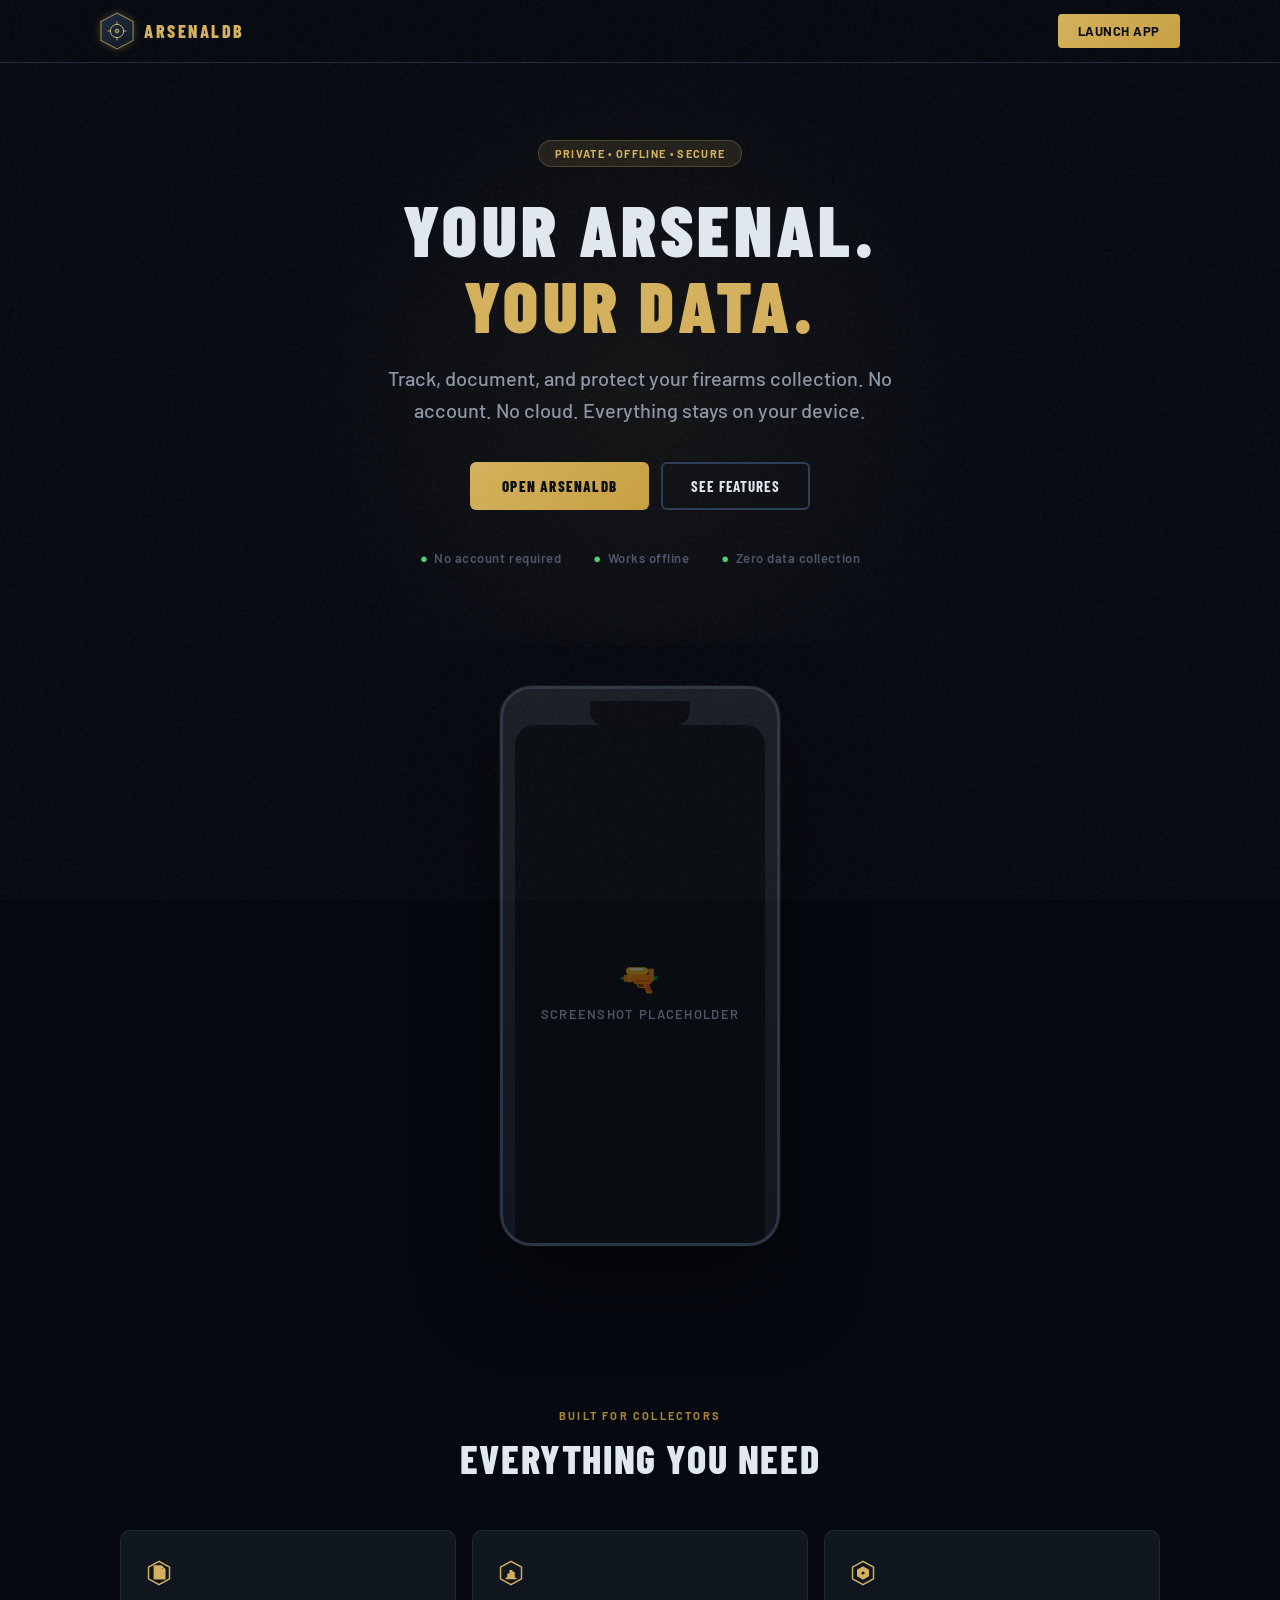
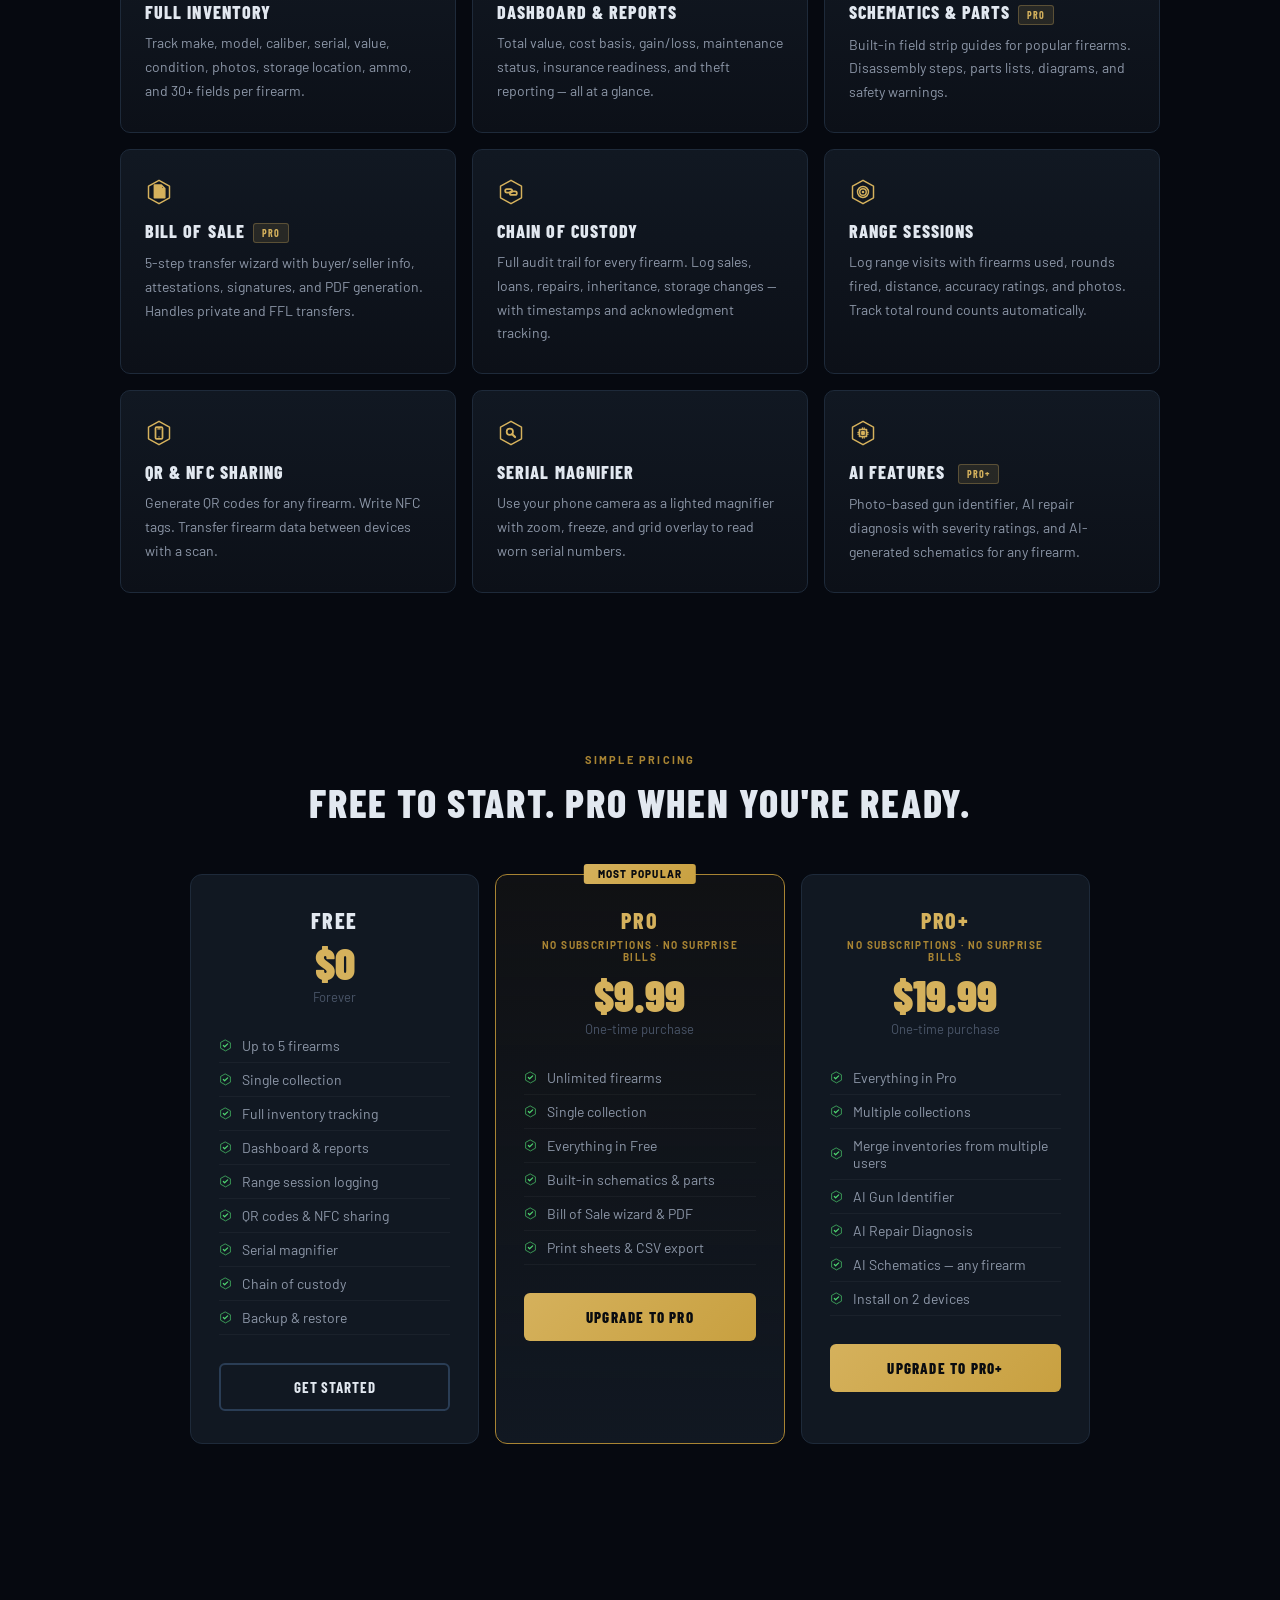
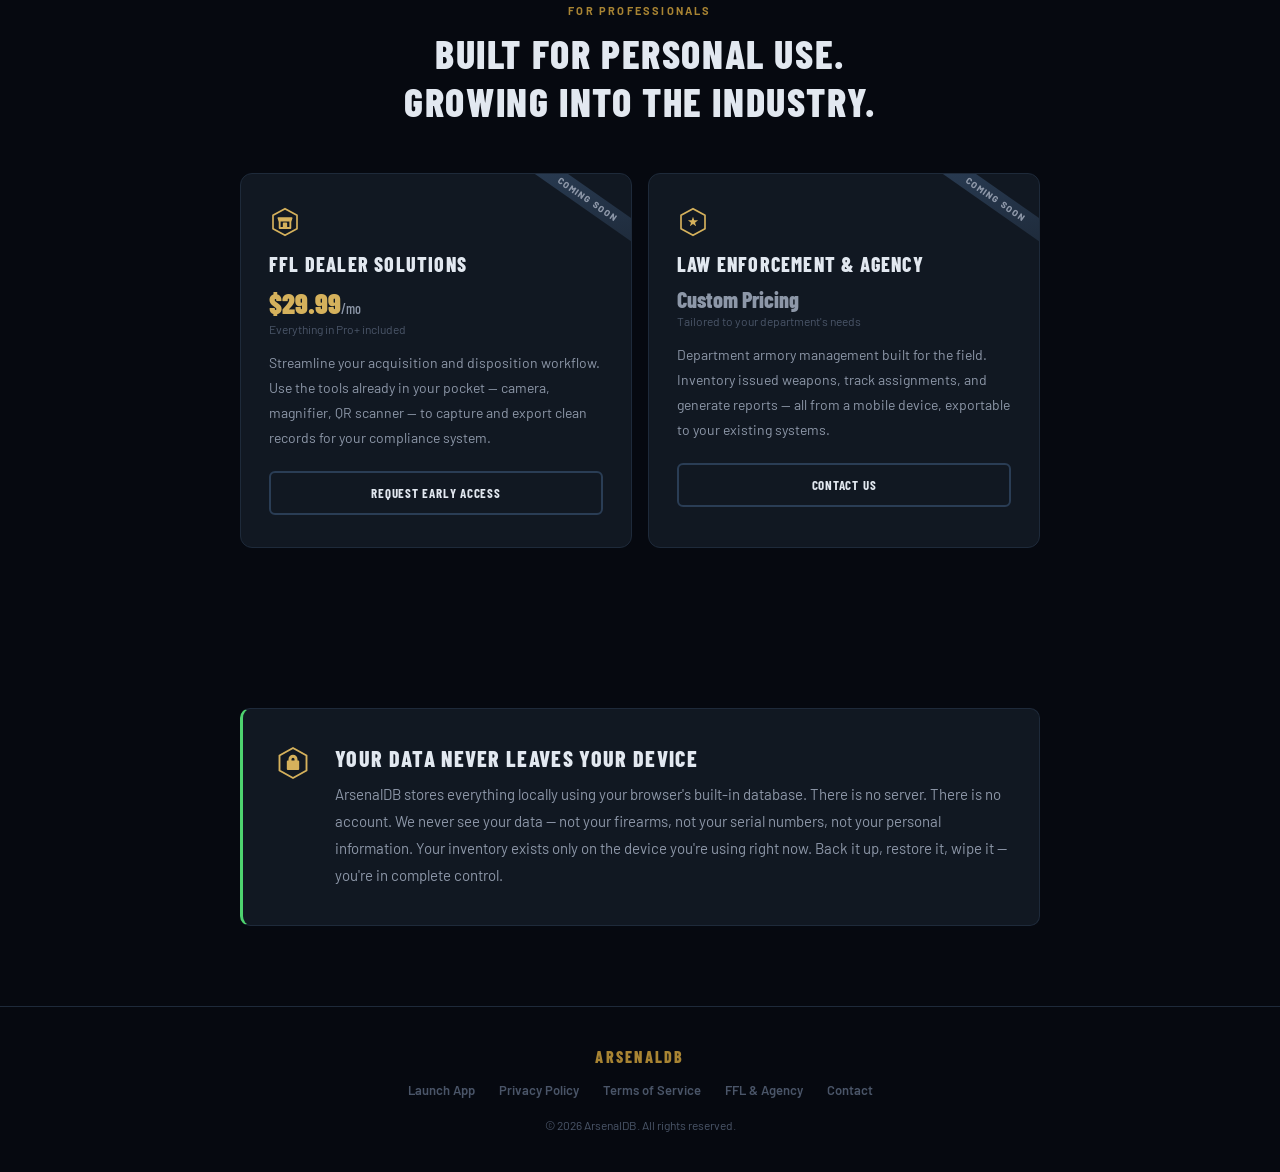
<file: index.html>
<!DOCTYPE html>
<html lang="en">
<head>
<meta charset="UTF-8"/>
<meta name="viewport" content="width=device-width, initial-scale=1.0"/>
<meta name="description" content="ArsenalDB — Private firearms inventory management. Track, document, and protect your collection. No account required. Your data stays on your device."/>
<meta name="theme-color" content="#D5B15C"/>
<title>ArsenalDB — Private Firearms Inventory Management</title>
<link rel="preconnect" href="https://fonts.googleapis.com"/>
<link rel="preconnect" href="https://fonts.gstatic.com" crossorigin/>
<link href="https://fonts.googleapis.com/css2?family=Barlow+Condensed:wght@600;700;800;900&family=Barlow:wght@400;500;600;700&display=swap" rel="stylesheet"/>
<style>
:root {
  --bg:         #060910;
  --bg-panel:   #0C1018;
  --bg-card:    #111822;
  --border:     #1E2A3A;
  --border-hi:  #2A3D55;
  --gold:       #D5B15C;
  --gold-dim:   #A88433;
  --gold-glow:  rgba(213,177,92,0.12);
  --green:      #4ED36F;
  --red:        #C95050;
  --blue:       #6BA4E8;
  --text:       #E2E8F0;
  --text-sec:   #8D97A8;
  --text-muted: #4A5568;
}

* { margin:0; padding:0; box-sizing:border-box; }

body {
  background: var(--bg);
  color: var(--text);
  font-family: 'Barlow', -apple-system, sans-serif;
  -webkit-font-smoothing: antialiased;
  overflow-x: hidden;
}

/* ── GRAIN OVERLAY ──────────────────────────────────────── */
body::before {
  content:'';
  position:fixed; inset:0;
  background: url("data:image/svg+xml,%3Csvg viewBox='0 0 256 256' xmlns='http://www.w3.org/2000/svg'%3E%3Cfilter id='n'%3E%3CfeTurbulence type='fractalNoise' baseFrequency='0.9' numOctaves='4' stitchTiles='stitch'/%3E%3C/filter%3E%3Crect width='100%25' height='100%25' filter='url(%23n)' opacity='0.04'/%3E%3C/svg%3E");
  pointer-events:none; z-index:9999;
}

/* ── UTILITY ────────────────────────────────────────────── */
.container { max-width:1080px; margin:0 auto; padding:0 20px; }
.gold { color: var(--gold); }

/* ── NAV ────────────────────────────────────────────────── */
nav {
  position:fixed; top:0; left:0; right:0; z-index:100;
  background: rgba(6,9,16,0.85);
  backdrop-filter: blur(16px);
  border-bottom: 1px solid var(--border);
  padding: 12px 20px;
}
nav .inner {
  max-width:1080px; margin:0 auto;
  display:flex; align-items:center; justify-content:space-between;
}
.nav-brand {
  display:flex; align-items:center; gap:10px;
}
.nav-insignia {
  width:34px; height:38px;
  display:flex; align-items:center; justify-content:center;
  filter: drop-shadow(0 0 4px rgba(213,177,92,0.3));
}
.nav-insignia svg { display:block; }
.nav-name {
  font-family:'Barlow Condensed', sans-serif;
  font-size:18px; font-weight:800;
  letter-spacing:.14em; text-transform:uppercase;
  color:var(--gold);
}
.nav-cta {
  background: linear-gradient(135deg, var(--gold), #C8A040);
  color:#0a0c10; border:none; padding:9px 20px;
  border-radius:4px; font-size:13px; font-weight:700;
  font-family:inherit; cursor:pointer;
  letter-spacing:.04em; text-transform:uppercase;
  text-decoration:none;
  transition: transform .15s, box-shadow .15s;
}
.nav-cta:hover {
  transform:translateY(-1px);
  box-shadow: 0 4px 20px rgba(213,177,92,0.3);
}

/* ── HERO ───────────────────────────────────────────────── */
.hero {
  padding: 140px 20px 80px;
  text-align:center;
  position:relative;
  overflow:hidden;
}
.hero::before {
  content:'';
  position:absolute; top:0; left:50%; transform:translateX(-50%);
  width:800px; height:800px;
  background: radial-gradient(ellipse, rgba(213,177,92,0.06) 0%, transparent 60%);
  pointer-events:none;
}
.hero-badge {
  display:inline-block;
  background: var(--gold-glow);
  border:1px solid rgba(213,177,92,0.25);
  border-radius:20px;
  padding:6px 16px;
  font-size:11px; font-weight:700;
  letter-spacing:.12em; text-transform:uppercase;
  color:var(--gold);
  margin-bottom:24px;
}
.hero h1 {
  font-family:'Barlow Condensed', sans-serif;
  font-size: clamp(42px, 8vw, 72px);
  font-weight:900;
  letter-spacing:.06em;
  text-transform:uppercase;
  line-height:1.05;
  margin-bottom:20px;
}
.hero h1 span { color:var(--gold); }
.hero-sub {
  font-size: clamp(16px, 3vw, 20px);
  color:var(--text-sec);
  max-width:560px; margin:0 auto 36px;
  line-height:1.6;
  font-weight:500;
}
.hero-cta-row {
  display:flex; gap:12px;
  justify-content:center; flex-wrap:wrap;
}
.btn-primary {
  background: linear-gradient(135deg, var(--gold), #C8A040);
  color:#0a0c10; border:none; padding:15px 32px;
  border-radius:6px; font-size:15px; font-weight:800;
  font-family:'Barlow Condensed', sans-serif;
  letter-spacing:.08em; text-transform:uppercase;
  cursor:pointer; text-decoration:none;
  transition: transform .15s, box-shadow .15s;
}
.btn-primary:hover {
  transform:translateY(-2px);
  box-shadow: 0 6px 30px rgba(213,177,92,0.3);
}
.btn-secondary {
  background:transparent;
  border:2px solid var(--border-hi);
  color:var(--text); padding:13px 28px;
  border-radius:6px; font-size:15px; font-weight:700;
  font-family:'Barlow Condensed', sans-serif;
  letter-spacing:.06em; text-transform:uppercase;
  cursor:pointer; text-decoration:none;
  transition: border-color .2s, color .2s;
}
.btn-secondary:hover {
  border-color:var(--gold-dim);
  color:var(--gold);
}
.hero-trust {
  margin-top:40px;
  display:flex; gap:32px;
  justify-content:center; flex-wrap:wrap;
  font-size:13px; color:var(--text-muted);
  font-weight:600;
  letter-spacing:.04em;
}
.hero-trust span { display:flex; align-items:center; gap:6px; }
.hero-trust .dot { color:var(--green); }

/* ── PHONE MOCKUP ───────────────────────────────────────── */
.mockup-section {
  padding:40px 20px 80px;
  text-align:center;
}
.phone-frame {
  display:inline-block;
  width:280px; height:560px;
  background: linear-gradient(180deg, #1a1d24, #111620);
  border:3px solid #2A3545;
  border-radius:32px;
  padding:12px;
  box-shadow: 0 40px 80px rgba(0,0,0,0.5), 0 0 0 1px rgba(213,177,92,0.08);
  position:relative;
  overflow:hidden;
}
.phone-notch {
  width:100px; height:24px;
  background:#0a0c10;
  border-radius:0 0 14px 14px;
  margin:0 auto 0;
  position:relative; z-index:2;
}
.phone-screen {
  width:100%; height:100%;
  background: #090C11;
  border-radius:20px;
  display:flex; align-items:center; justify-content:center;
  color:var(--text-muted);
  font-size:13px;
  font-weight:600;
  letter-spacing:.1em;
  text-transform:uppercase;
  flex-direction:column;
  gap:8px;
}
.phone-screen .ph-icon { font-size:32px; opacity:0.4; }

/* ── FEATURES ───────────────────────────────────────────── */
.features {
  padding:80px 20px;
}
.section-label {
  font-size:11px; font-weight:700;
  letter-spacing:.2em; text-transform:uppercase;
  color:var(--gold-dim);
  text-align:center;
  margin-bottom:12px;
}
.section-title {
  font-family:'Barlow Condensed', sans-serif;
  font-size: clamp(28px, 5vw, 40px);
  font-weight:800;
  text-align:center;
  letter-spacing:.04em;
  text-transform:uppercase;
  margin-bottom:48px;
}
.feature-grid {
  display:grid;
  grid-template-columns: repeat(auto-fit, minmax(280px, 1fr));
  gap:16px;
  max-width:1080px; margin:0 auto;
}
.feature-card {
  background: linear-gradient(180deg, var(--bg-card), var(--bg-panel));
  border:1px solid var(--border);
  border-radius:10px;
  padding:28px 24px;
  position:relative;
  overflow:hidden;
  transition: border-color .25s, transform .25s;
}
.feature-card:hover {
  border-color: var(--border-hi);
  transform: translateY(-2px);
}
.feature-card::before {
  content:'';
  position:absolute; top:0; left:0; right:0;
  height:2px;
  background: linear-gradient(90deg, var(--gold-dim), transparent);
  opacity:0;
  transition: opacity .25s;
}
.feature-card:hover::before { opacity:1; }
.feature-icon {
  width:28px; height:28px;
  color:var(--gold);
  margin-bottom:14px;
  display:block;
}
.feature-name {
  font-family:'Barlow Condensed', sans-serif;
  font-size:18px; font-weight:800;
  letter-spacing:.06em; text-transform:uppercase;
  margin-bottom:8px;
}
.feature-desc {
  font-size:14px; color:var(--text-sec);
  line-height:1.7;
}
.feature-pro {
  display:inline-block;
  background:rgba(213,177,92,0.12);
  border:1px solid rgba(213,177,92,0.3);
  color:var(--gold);
  font-size:10px; font-weight:700;
  letter-spacing:.1em; text-transform:uppercase;
  padding:3px 8px; border-radius:3px;
  margin-left:8px;
  vertical-align:middle;
}

/* ── PRICING ────────────────────────────────────────────── */
.pricing {
  padding:80px 20px;
}
.price-grid {
  display:grid;
  grid-template-columns: repeat(auto-fit, minmax(240px, 1fr));
  gap:16px;
  max-width:900px; margin:0 auto;
}
.price-card {
  background: var(--bg-card);
  border:1px solid var(--border);
  border-radius:12px;
  padding:32px 28px;
  position:relative;
  text-align:center;
}
.price-card.featured {
  border-color: var(--gold-dim);
  background: linear-gradient(180deg, rgba(213,177,92,0.05), var(--bg-card));
}
.price-card.featured::before {
  content:'MOST POPULAR';
  position:absolute; top:-11px; left:50%; transform:translateX(-50%);
  background: linear-gradient(135deg, var(--gold), #C8A040);
  color:#0a0c10;
  font-size:10px; font-weight:800;
  letter-spacing:.12em;
  padding:4px 14px; border-radius:3px;
}
.price-tier {
  font-family:'Barlow Condensed', sans-serif;
  font-size:22px; font-weight:800;
  letter-spacing:.08em; text-transform:uppercase;
  margin-bottom:8px;
}
.price-amount {
  font-family:'Barlow Condensed', sans-serif;
  font-size:44px; font-weight:900;
  color:var(--gold);
  line-height:1;
  margin-bottom:4px;
}
.price-period {
  font-size:13px; color:var(--text-muted);
  margin-bottom:24px;
}
.price-list {
  text-align:left;
  list-style:none;
  margin-bottom:28px;
}
.price-list li {
  font-size:14px; color:var(--text-sec);
  padding:8px 0;
  border-bottom:1px solid rgba(255,255,255,0.04);
  display:flex; align-items:center; gap:10px;
}
.price-list li svg {
  width:13px; height:13px;
  color:var(--green);
  flex-shrink:0;
}
.price-badge {
  font-size:10px;
  font-weight:700;
  color: var(--gold-dim);
  letter-spacing:.14em;
  text-transform:uppercase;
  margin-top:-2px;
  margin-bottom:10px;
}

/* ── COMING SOON ─────────────────────────────────────────── */
.coming-soon {
  padding:80px 20px;
}
.cs-grid {
  display:grid;
  grid-template-columns: repeat(auto-fit, minmax(300px, 1fr));
  gap:16px;
  max-width:800px; margin:0 auto;
}
.cs-card {
  background: var(--bg-card);
  border:1px solid var(--border);
  border-radius:12px;
  padding:32px 28px;
  position:relative;
  overflow:hidden;
}
.cs-card::after {
  content:'COMING SOON';
  position:absolute; top:16px; right:-28px;
  background: linear-gradient(135deg, var(--border-hi), var(--border));
  color:var(--text-sec);
  font-size:9px; font-weight:800;
  letter-spacing:.14em;
  padding:4px 36px;
  transform:rotate(35deg);
}
.cs-icon { width:32px; height:32px; color:var(--gold); margin-bottom:14px; display:block; }
.cs-name {
  font-family:'Barlow Condensed', sans-serif;
  font-size:20px; font-weight:800;
  letter-spacing:.06em; text-transform:uppercase;
  margin-bottom:10px;
}
.cs-desc {
  font-size:14px; color:var(--text-sec);
  line-height:1.8; margin-bottom:20px;
}
.cs-email-row {
  display:flex; gap:8px;
}
.cs-email-row input {
  flex:1;
  background:var(--bg); border:1px solid var(--border);
  border-radius:6px; padding:10px 14px;
  color:var(--text); font-size:13px;
  font-family:inherit; outline:none;
}
.cs-email-row input:focus { border-color:var(--gold-dim); }
.cs-email-row button {
  background:var(--gold-dim); color:#0a0c10;
  border:none; border-radius:6px;
  padding:10px 16px; font-size:12px;
  font-weight:700; font-family:inherit;
  cursor:pointer; white-space:nowrap;
  letter-spacing:.04em; text-transform:uppercase;
  transition: background .2s;
}
.cs-email-row button:hover { background:var(--gold); }

/* ── PRIVACY BLOCK ──────────────────────────────────────── */
.privacy-block {
  padding:80px 20px;
}
.privacy-inner {
  max-width:800px; margin:0 auto;
  background: var(--bg-card);
  border:1px solid var(--border);
  border-left:3px solid var(--green);
  border-radius:10px;
  padding:36px 32px;
  display:flex; gap:24px;
  align-items:flex-start;
}
.privacy-icon { width:36px; height:36px; color:var(--gold); flex-shrink:0; }
.privacy-title {
  font-family:'Barlow Condensed', sans-serif;
  font-size:22px; font-weight:800;
  letter-spacing:.06em; text-transform:uppercase;
  margin-bottom:10px;
}
.privacy-text {
  font-size:15px; color:var(--text-sec);
  line-height:1.8;
}

/* ── FOOTER ─────────────────────────────────────────────── */
footer {
  border-top:1px solid var(--border);
  padding:40px 20px;
  text-align:center;
}
.footer-brand {
  font-family:'Barlow Condensed', sans-serif;
  font-size:16px; font-weight:800;
  letter-spacing:.14em; text-transform:uppercase;
  color:var(--gold-dim);
  margin-bottom:16px;
}
.footer-links {
  display:flex; gap:24px;
  justify-content:center; flex-wrap:wrap;
  margin-bottom:20px;
}
.footer-links a {
  color:var(--text-muted);
  font-size:13px; font-weight:600;
  text-decoration:none;
  transition:color .2s;
}
.footer-links a:hover { color:var(--text-sec); }
.footer-copy {
  font-size:12px; color:var(--text-muted);
}

/* ── ANIMATIONS ─────────────────────────────────────────── */
@keyframes fadeUp {
  from { opacity:0; transform:translateY(20px); }
  to   { opacity:1; transform:translateY(0); }
}
.fade-up {
  opacity:0;
  animation: fadeUp 0.6s ease forwards;
}
.fade-up.d1 { animation-delay:0.1s; }
.fade-up.d2 { animation-delay:0.2s; }
.fade-up.d3 { animation-delay:0.3s; }
.fade-up.d4 { animation-delay:0.4s; }

/* ── RESPONSIVE ─────────────────────────────────────────── */
@media (max-width:640px) {
  .hero { padding:120px 16px 60px; }
  .privacy-inner { flex-direction:column; padding:24px 20px; }
  .phone-frame { width:240px; height:480px; }
  .hero-trust { flex-direction:column; gap:12px; align-items:center; }
}
</style>
</head>
<body>

<!-- TACTICAL ICON SPRITE — synced from app.html M-* set -->
<svg aria-hidden="true" style="position:absolute;width:0;height:0;overflow:hidden" xmlns="http://www.w3.org/2000/svg">
<symbol id="M-check" viewBox="0 0 24 24" fill="none" stroke="currentColor" stroke-width="1.25" stroke-linecap="round" stroke-linejoin="round"><polygon points="12,2 21,7 21,17 12,22 3,17 3,7" fill="none" stroke="currentColor" stroke-width="1.25"/><path d="m8 12 2.4 2.4L16 9" stroke-width="2.25"/></symbol>
<symbol id="M-lock" viewBox="0 0 24 24" fill="none" stroke="currentColor" stroke-width="1.25" stroke-linecap="round" stroke-linejoin="round"><polygon points="12,2 21,7 21,17 12,22 3,17 3,7" fill="none" stroke="currentColor" stroke-width="1.25"/><path fill="currentColor" d="M8.5 11h7v5h-7z"/><path d="M10 11V9.5a2 2 0 0 1 4 0V11" stroke-width="2"/></symbol>
<symbol id="M-document" viewBox="0 0 24 24" fill="none" stroke="currentColor" stroke-width="1.25" stroke-linecap="round" stroke-linejoin="round"><polygon points="12,2 21,7 21,17 12,22 3,17 3,7" fill="none" stroke="currentColor" stroke-width="1.25"/><path fill="currentColor" fill-rule="evenodd" d="M8 6h6l3 3v8H8Zm6 0v3h3Zm-4 6h4v1h-4z"/></symbol>
<symbol id="M-target" viewBox="0 0 24 24" fill="none" stroke="currentColor" stroke-width="1.25" stroke-linecap="round" stroke-linejoin="round"><polygon points="12,2 21,7 21,17 12,22 3,17 3,7" fill="none" stroke="currentColor" stroke-width="1.25"/><circle cx="12" cy="12" r="4.7"/><circle cx="12" cy="12" r="2.8"/><circle cx="12" cy="12" r="1.1" fill="currentColor" stroke="none"/></symbol>
<symbol id="M-bolt-nut" viewBox="0 0 24 24" fill="none" stroke="currentColor" stroke-width="1.25" stroke-linecap="round" stroke-linejoin="round"><polygon points="12,2 21,7 21,17 12,22 3,17 3,7" fill="none" stroke="currentColor" stroke-width="1.25"/><path fill="currentColor" fill-rule="evenodd" d="m12 6.9 4.5 2.6v5L12 17.1l-4.5-2.6v-5Zm0 3.1a2 2 0 1 0 0 4 2 2 0 0 0 0-4Z"/></symbol>
<symbol id="M-chart" viewBox="0 0 24 24" fill="none" stroke="currentColor" stroke-width="1.25" stroke-linecap="round" stroke-linejoin="round"><polygon points="12,2 21,7 21,17 12,22 3,17 3,7" fill="none" stroke="currentColor" stroke-width="1.25"/><path d="M8 16.5h8" stroke-width="1.5"/><path fill="currentColor" d="M9.4 13h1.5v3H9.4zM11.25 10h1.5v6h-1.5zM13.1 11.5h1.5v4.5h-1.5z"/></symbol>
<symbol id="M-link" viewBox="0 0 24 24" fill="none" stroke="currentColor" stroke-width="1.25" stroke-linecap="round" stroke-linejoin="round"><polygon points="12,2 21,7 21,17 12,22 3,17 3,7" fill="none" stroke="currentColor" stroke-width="1.25"/><rect x="7" y="9.5" width="6" height="3" rx="1.5" stroke-width="1.5"/><rect x="11" y="11.5" width="6" height="3" rx="1.5" stroke-width="1.5"/></symbol>
<symbol id="M-mobile" viewBox="0 0 24 24" fill="none" stroke="currentColor" stroke-width="1.25" stroke-linecap="round" stroke-linejoin="round"><polygon points="12,2 21,7 21,17 12,22 3,17 3,7" fill="none" stroke="currentColor" stroke-width="1.25"/><rect x="9" y="7" width="6" height="10" rx="1" stroke-width="1.5"/><path d="M11 8.5h2" stroke-width="1"/><circle cx="12" cy="15.4" r=".55" fill="currentColor" stroke="none"/></symbol>
<symbol id="M-magnifier" viewBox="0 0 24 24" fill="none" stroke="currentColor" stroke-width="1.25" stroke-linecap="round" stroke-linejoin="round"><polygon points="12,2 21,7 21,17 12,22 3,17 3,7" fill="none" stroke="currentColor" stroke-width="1.25"/><circle cx="11" cy="11" r="2.7" stroke-width="1.5"/><path d="m13 13 2.5 2.5" stroke-width="1.8"/></symbol>
<symbol id="M-ai" viewBox="0 0 24 24" fill="none" stroke="currentColor" stroke-width="1.25" stroke-linecap="round" stroke-linejoin="round"><polygon points="12,2 21,7 21,17 12,22 3,17 3,7" fill="none" stroke="currentColor" stroke-width="1.25"/><rect x="9" y="9" width="6" height="6" stroke-width="1.4"/><path fill="currentColor" d="M11 11h2v2h-2z"/><path d="M9 11.5H7.7M9 13H7.7M16.3 11.5H15M16.3 13H15M11.5 9V7.7M13 9V7.7M11.5 16.3V15M13 16.3V15" stroke-width="1.1"/></symbol>
<symbol id="M-badge-star" viewBox="0 0 24 24" fill="none" stroke="currentColor" stroke-width="1.25" stroke-linecap="round" stroke-linejoin="round"><polygon points="12,2 21,7 21,17 12,22 3,17 3,7" fill="none" stroke="currentColor" stroke-width="1.25"/><polygon fill="currentColor" stroke="none" points="12,8 12.93,10.71 15.8,10.76 13.51,12.49 14.35,15.24 12,13.59 9.65,15.24 10.49,12.49 8.2,10.76 11.07,10.71"/></symbol>
<symbol id="M-storefront" viewBox="0 0 24 24" fill="none" stroke="currentColor" stroke-width="1.25" stroke-linecap="round" stroke-linejoin="round"><polygon points="12,2 21,7 21,17 12,22 3,17 3,7" fill="none" stroke="currentColor" stroke-width="1.25"/><path fill="currentColor" d="M7 9h10l-.7 2H7.7z"/><path d="M8 11v5.5h8V11" stroke-width="1.4"/><path fill="currentColor" d="M11 13h2v3.5h-2z"/></symbol>
</svg>

<!-- NAV -->
<nav>
  <div class="inner">
    <div class="nav-brand">
      <div class="nav-insignia">
        <svg width="34" height="38" viewBox="0 0 36 40" fill="none" xmlns="http://www.w3.org/2000/svg" aria-label="ArsenalDB">
          <defs>
            <linearGradient id="navHexGrad" x1="0" y1="0" x2="36" y2="40" gradientUnits="userSpaceOnUse">
              <stop offset="0%" stop-color="#1E2D42"/>
              <stop offset="100%" stop-color="#0C1420"/>
            </linearGradient>
          </defs>
          <!-- Hexagon background -->
          <polygon points="18,1 35,10 35,30 18,39 1,30 1,10" fill="url(#navHexGrad)" stroke="#e8c46a" stroke-width="1.2" stroke-opacity="0.6"/>
          <!-- Crosshair scope -->
          <circle cx="18" cy="20" r="7" stroke="#e8c46a" stroke-width="1" fill="none" opacity="0.9"/>
          <circle cx="18" cy="20" r="2" stroke="#e8c46a" stroke-width="1" fill="none" opacity="0.9"/>
          <circle cx="18" cy="20" r="0.8" fill="#e8c46a" opacity="1"/>
          <!-- Cross lines -->
          <line x1="18" y1="10" x2="18" y2="13.5" stroke="#e8c46a" stroke-width="1" opacity="0.9"/>
          <line x1="18" y1="26.5" x2="18" y2="30" stroke="#e8c46a" stroke-width="1" opacity="0.9"/>
          <line x1="8" y1="20" x2="11.5" y2="20" stroke="#e8c46a" stroke-width="1" opacity="0.9"/>
          <line x1="24.5" y1="20" x2="28" y2="20" stroke="#e8c46a" stroke-width="1" opacity="0.9"/>
        </svg>
      </div>
      <span class="nav-name">ArsenalDB</span>
    </div>
    <a href="app.html" class="nav-cta">Launch App</a>
  </div>
</nav>

<!-- HERO -->
<section class="hero">
  <div class="container">
    <div class="hero-badge fade-up">Private &bull; Offline &bull; Secure</div>
    <h1 class="fade-up d1">Your Arsenal.<br/><span>Your Data.</span></h1>
    <p class="hero-sub fade-up d2">Track, document, and protect your firearms collection. No account. No cloud. Everything stays on your device.</p>
    <div class="hero-cta-row fade-up d3">
      <a href="app.html" class="btn-primary">Open ArsenalDB</a>
      <a href="#features" class="btn-secondary">See Features</a>
    </div>
    <div class="hero-trust fade-up d4">
      <span><span class="dot">●</span> No account required</span>
      <span><span class="dot">●</span> Works offline</span>
      <span><span class="dot">●</span> Zero data collection</span>
    </div>
  </div>
</section>

<!-- PHONE MOCKUP -->
<section class="mockup-section">
  <div class="phone-frame fade-up d2">
    <div class="phone-notch"></div>
    <div class="phone-screen">
      <span class="ph-icon">🔫</span>
      <span>Screenshot placeholder</span>
    </div>
  </div>
</section>

<!-- FEATURES -->
<section class="features" id="features">
  <div class="container">
    <div class="section-label fade-up">Built for Collectors</div>
    <h2 class="section-title fade-up d1">Everything You Need</h2>
    <div class="feature-grid">

      <div class="feature-card fade-up d1">
        <svg class="feature-icon"><use href="#M-document"/></svg>
        <div class="feature-name">Full Inventory</div>
        <p class="feature-desc">Track make, model, caliber, serial, value, condition, photos, storage location, ammo, and 30+ fields per firearm.</p>
      </div>

      <div class="feature-card fade-up d2">
        <svg class="feature-icon"><use href="#M-chart"/></svg>
        <div class="feature-name">Dashboard &amp; Reports</div>
        <p class="feature-desc">Total value, cost basis, gain/loss, maintenance status, insurance readiness, and theft reporting — all at a glance.</p>
      </div>

      <div class="feature-card fade-up d3">
        <svg class="feature-icon"><use href="#M-bolt-nut"/></svg>
        <div class="feature-name">Schematics &amp; Parts<span class="feature-pro">Pro</span></div>
        <p class="feature-desc">Built-in field strip guides for popular firearms. Disassembly steps, parts lists, diagrams, and safety warnings.</p>
      </div>

      <div class="feature-card fade-up d1">
        <svg class="feature-icon"><use href="#M-document"/></svg>
        <div class="feature-name">Bill of Sale<span class="feature-pro">Pro</span></div>
        <p class="feature-desc">5-step transfer wizard with buyer/seller info, attestations, signatures, and PDF generation. Handles private and FFL transfers.</p>
      </div>

      <div class="feature-card fade-up d2">
        <svg class="feature-icon"><use href="#M-link"/></svg>
        <div class="feature-name">Chain of Custody</div>
        <p class="feature-desc">Full audit trail for every firearm. Log sales, loans, repairs, inheritance, storage changes — with timestamps and acknowledgment tracking.</p>
      </div>

      <div class="feature-card fade-up d3">
        <svg class="feature-icon"><use href="#M-target"/></svg>
        <div class="feature-name">Range Sessions</div>
        <p class="feature-desc">Log range visits with firearms used, rounds fired, distance, accuracy ratings, and photos. Track total round counts automatically.</p>
      </div>

      <div class="feature-card fade-up d1">
        <svg class="feature-icon"><use href="#M-mobile"/></svg>
        <div class="feature-name">QR &amp; NFC Sharing</div>
        <p class="feature-desc">Generate QR codes for any firearm. Write NFC tags. Transfer firearm data between devices with a scan.</p>
      </div>

      <div class="feature-card fade-up d2">
        <svg class="feature-icon"><use href="#M-magnifier"/></svg>
        <div class="feature-name">Serial Magnifier</div>
        <p class="feature-desc">Use your phone camera as a lighted magnifier with zoom, freeze, and grid overlay to read worn serial numbers.</p>
      </div>

      <div class="feature-card fade-up d3">
        <svg class="feature-icon"><use href="#M-ai"/></svg>
        <div class="feature-name">
          AI Features
          <span class="feature-pro">Pro+</span>
        </div>
        <p class="feature-desc">Photo-based gun identifier, AI repair diagnosis with severity ratings, and AI-generated schematics for any firearm.</p>
      </div>

    </div>
  </div>
</section>

<!-- PRICING -->
<section class="pricing" id="pricing">
  <div class="container">
    <div class="section-label fade-up">Simple Pricing</div>
    <h2 class="section-title fade-up d1">Free to Start. Pro When You're Ready.</h2>
    <div class="price-grid">

      <div class="price-card fade-up d1">
        <div class="price-tier">Free</div>
        <div class="price-amount">$0</div>
        <div class="price-period">Forever</div>
        <ul class="price-list">
          <li><svg><use href="#M-check"/></svg>Up to 5 firearms</li>
          <li><svg><use href="#M-check"/></svg>Single collection</li>
          <li><svg><use href="#M-check"/></svg>Full inventory tracking</li>
          <li><svg><use href="#M-check"/></svg>Dashboard &amp; reports</li>
          <li><svg><use href="#M-check"/></svg>Range session logging</li>
          <li><svg><use href="#M-check"/></svg>QR codes &amp; NFC sharing</li>
          <li><svg><use href="#M-check"/></svg>Serial magnifier</li>
          <li><svg><use href="#M-check"/></svg>Chain of custody</li>
          <li><svg><use href="#M-check"/></svg>Backup &amp; restore</li>
        </ul>
        <a href="app.html" class="btn-secondary" style="display:block; text-align:center;">Get Started</a>
      </div>

      <div class="price-card featured fade-up d2">
        <div class="price-tier gold">Pro</div>
        <div class="price-badge">No Subscriptions · No Surprise Bills</div>
        <div class="price-amount">$9.99</div>
        <div class="price-period">One-time purchase</div>
        <ul class="price-list">
          <li><svg><use href="#M-check"/></svg>Unlimited firearms</li>
          <li><svg><use href="#M-check"/></svg>Single collection</li>
          <li><svg><use href="#M-check"/></svg>Everything in Free</li>
          <li><svg><use href="#M-check"/></svg>Built-in schematics &amp; parts</li>
          <li><svg><use href="#M-check"/></svg>Bill of Sale wizard &amp; PDF</li>
          <li><svg><use href="#M-check"/></svg>Print sheets &amp; CSV export</li>
        </ul>
        <a href="app.html" class="btn-primary" style="display:block; text-align:center;">Upgrade to Pro</a>
      </div>

      <div class="price-card fade-up d3">
        <div class="price-tier gold">Pro+</div>
        <div class="price-badge">No Subscriptions · No Surprise Bills</div>
        <div class="price-amount">$19.99</div>
        <div class="price-period">One-time purchase</div>
        <ul class="price-list">
          <li><svg><use href="#M-check"/></svg>Everything in Pro</li>
          <li><svg><use href="#M-check"/></svg>Multiple collections</li>
          <li><svg><use href="#M-check"/></svg>Merge inventories from multiple users</li>
          <li><svg><use href="#M-check"/></svg>AI Gun Identifier</li>
          <li><svg><use href="#M-check"/></svg>AI Repair Diagnosis</li>
          <li><svg><use href="#M-check"/></svg>AI Schematics — any firearm</li>
          <li><svg><use href="#M-check"/></svg>Install on 2 devices</li>
        </ul>
        <a href="app.html" class="btn-primary" style="display:block; text-align:center;">Upgrade to Pro+</a>
      </div>

    </div>
  </div>
</section>

<!-- COMING SOON -->
<section class="coming-soon" id="enterprise">
  <div class="container">
    <div class="section-label fade-up">For Professionals</div>
    <h2 class="section-title fade-up d1">Built for Personal Use.<br/>Growing Into the Industry.</h2>
    <div class="cs-grid">

      <div class="cs-card fade-up d1">
        <svg class="cs-icon"><use href="#M-storefront"/></svg>
        <div class="cs-name">FFL Dealer Solutions</div>
        <div style="font-family:'Barlow Condensed',sans-serif;font-size:28px;font-weight:900;color:var(--gold);margin-bottom:2px">$29.99<span style="font-size:14px;color:var(--text-sec);font-weight:500">/mo</span></div>
        <div style="font-size:12px;color:var(--text-muted);margin-bottom:14px">Everything in Pro+ included</div>
        <p class="cs-desc">Streamline your acquisition and disposition workflow. Use the tools already in your pocket — camera, magnifier, QR scanner — to capture and export clean records for your compliance system.</p>
        <a href="mailto:support@arsenaldb.com?subject=FFL%20Early%20Access%20Request&body=I'm%20interested%20in%20ArsenalDB%20for%20FFL%20dealers.%20Please%20keep%20me%20updated." class="btn-secondary" style="display:block;text-align:center;font-size:13px;padding:12px">Request Early Access</a>
      </div>

      <div class="cs-card fade-up d2">
        <svg class="cs-icon"><use href="#M-badge-star"/></svg>
        <div class="cs-name">Law Enforcement &amp; Agency</div>
        <div style="font-family:'Barlow Condensed',sans-serif;font-size:22px;font-weight:800;color:var(--text-sec);margin-bottom:2px">Custom Pricing</div>
        <div style="font-size:12px;color:var(--text-muted);margin-bottom:14px">Tailored to your department's needs</div>
        <p class="cs-desc">Department armory management built for the field. Inventory issued weapons, track assignments, and generate reports — all from a mobile device, exportable to your existing systems.</p>
        <a href="mailto:support@arsenaldb.com?subject=Agency%20Inquiry&body=I'm%20interested%20in%20ArsenalDB%20for%20law%20enforcement%20%2F%20agency%20use.%20Please%20send%20me%20more%20information." class="btn-secondary" style="display:block;text-align:center;font-size:13px;padding:12px">Contact Us</a>
      </div>

    </div>
  </div>
</section>

<!-- PRIVACY -->
<section class="privacy-block">
  <div class="privacy-inner fade-up">
    <svg class="privacy-icon"><use href="#M-lock"/></svg>
    <div>
      <div class="privacy-title">Your Data Never Leaves Your Device</div>
      <p class="privacy-text">
        ArsenalDB stores everything locally using your browser's built-in database. There is no server. There is no account. We never see your data — not your firearms, not your serial numbers, not your personal information. Your inventory exists only on the device you're using right now. Back it up, restore it, wipe it — you're in complete control.
      </p>
    </div>
  </div>
</section>

<!-- FOOTER -->
<footer>
  <div class="footer-brand">ArsenalDB</div>
  <div class="footer-links">
    <a href="app.html">Launch App</a>
    <a href="privacy.html">Privacy Policy</a>
    <a href="terms.html">Terms of Service</a>
    <a href="#enterprise">FFL &amp; Agency</a>
    <a href="mailto:support@arsenaldb.com">Contact</a>
  </div>
  <div class="footer-copy">&copy; 2026 ArsenalDB. All rights reserved.</div>
</footer>

</body>
</html>
</file>
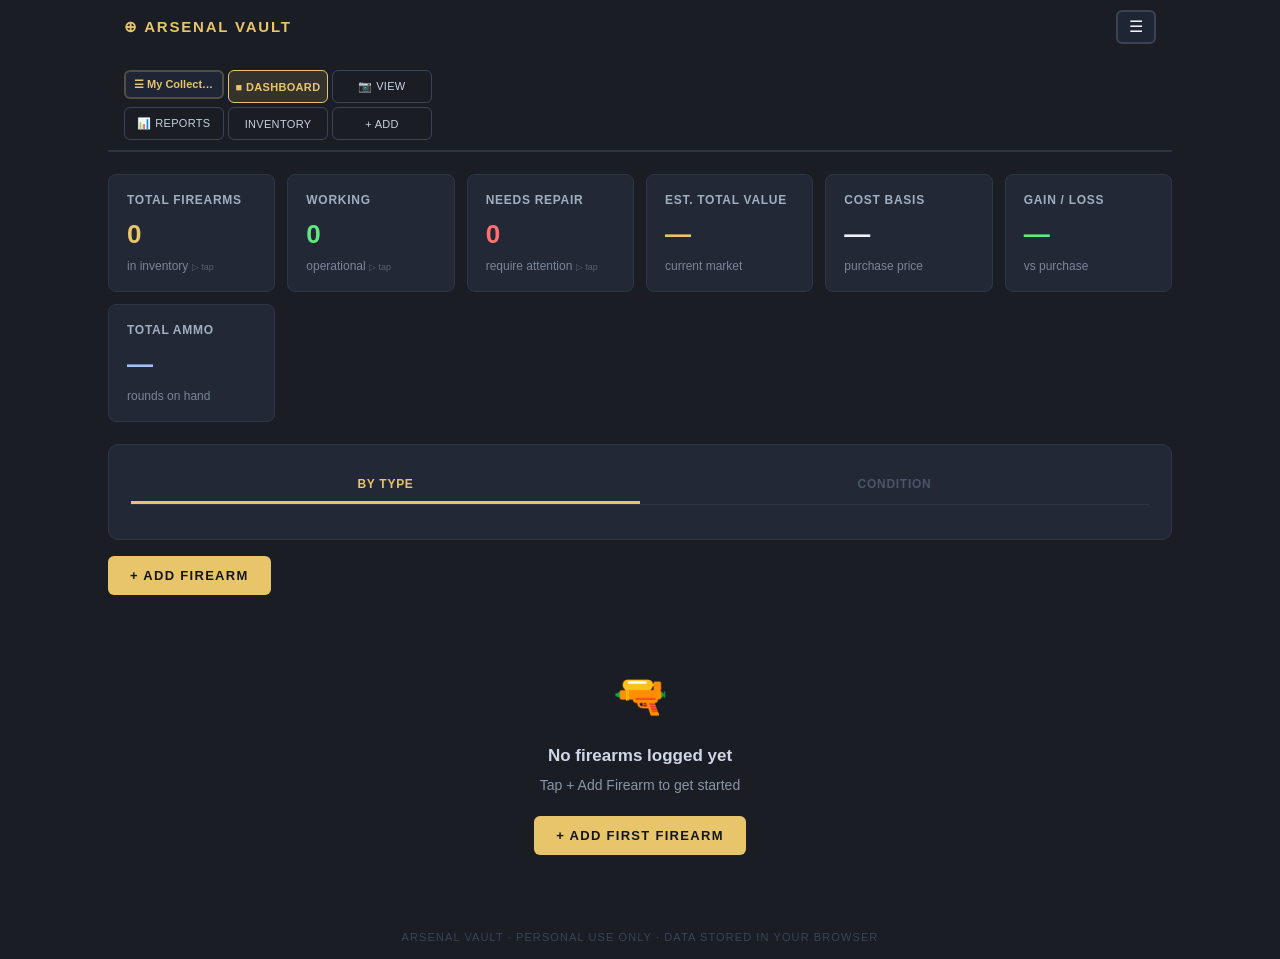
<file: index.html.html>
<!DOCTYPE html>
<html lang="en">
<head>
<meta charset="UTF-8"/>
<style>
  /* Font override - load before main styles */
  :root {
    --font: -apple-system, BlinkMacSystemFont, 'Segoe UI', Roboto, 'Helvetica Neue', Arial, sans-serif;
  }

.report-btn{background:#1a2535;color:#a0c0ff;border:2px solid #a0c0ff50;padding:11px 15px;font-size:13px;border-radius:6px;cursor:pointer;font-weight:600}
.report-btn:hover{background:#1e2e45;border-color:#a0c0ff}
.chart-bar{background:#e8c46a22;border-radius:4px;margin-bottom:6px;overflow:hidden;height:28px;display:flex;align-items:center}
.chart-fill{background:linear-gradient(90deg,#e8c46a,#c8a050);height:100%;border-radius:4px;transition:width .6s ease;display:flex;align-items:center;justify-content:flex-end;padding-right:8px;min-width:30px}
.chart-label{font-size:12px;color:#f0f2f5;font-weight:700;white-space:nowrap}
.chart-row{display:flex;align-items:center;gap:10px;margin-bottom:8px}
.chart-type{font-size:13px;color:#c0c8d8;font-weight:600;width:90px;flex-shrink:0}
.chart-count{font-size:12px;color:#8a95a8;width:30px;flex-shrink:0;text-align:right}
.worth-card{background:linear-gradient(135deg,#1e2535,#252c3a);border:2px solid #e8c46a40;border-radius:12px;padding:22px;margin-bottom:16px;text-align:center}
.worth-total{font-size:42px;font-weight:800;color:#e8c46a;line-height:1.1}
.worth-sub{font-size:14px;color:#8a95a8;margin-top:4px}
.maint-row{display:flex;justify-content:space-between;align-items:center;padding:12px 0;border-bottom:1px solid #252c38}
.maint-days-ok{color:#60e880;font-weight:700;font-size:13px}
.maint-days-warn{color:#ffd060;font-weight:700;font-size:13px}
.maint-days-over{color:#ff7070;font-weight:700;font-size:13px}
.tab-sub{display:flex;border-bottom:1px solid #2e3545;margin-bottom:16px;overflow-x:auto}
.tab-sub .tab{font-size:12px;white-space:nowrap;padding:9px 14px}

.milestone-toast{position:fixed;top:50%;left:50%;transform:translate(-50%,-50%) scale(0.8);background:linear-gradient(135deg,#1a1d24,#222835);border:2px solid #e8c46a;border-radius:16px;padding:28px 32px;text-align:center;z-index:10000;opacity:0;transition:all .35s cubic-bezier(.34,1.56,.64,1);max-width:300px;width:90%;box-shadow:0 0 60px #e8c46a30}
.milestone-toast.show{opacity:1;transform:translate(-50%,-50%) scale(1)}
.milestone-toast.hide{opacity:0;transform:translate(-50%,-50%) scale(0.8)}
.milestone-icon{font-size:48px;margin-bottom:12px;display:block}
.milestone-title{font-size:13px;text-transform:uppercase;letter-spacing:.15em;color:#e8c46a;font-weight:700;margin-bottom:6px}
.milestone-text{font-size:18px;font-weight:800;color:#f0f2f5;line-height:1.3;margin-bottom:4px}
.milestone-sub{font-size:12px;color:#8a95a8;margin-top:6px}
.clean-anim{position:fixed;top:50%;left:50%;transform:translate(-50%,-50%);z-index:10000;pointer-events:none;opacity:0;transition:all .3s ease}
.clean-anim.show{opacity:1}
.clean-anim.hide{opacity:0;transform:translate(-50%,-60%)}
@keyframes goldPulse{0%{box-shadow:0 0 0 0 #e8c46a60}70%{box-shadow:0 0 0 20px transparent}100%{box-shadow:0 0 0 0 transparent}}
.pulse{animation:goldPulse .6s ease}
@keyframes confetti{0%{transform:translateY(0) rotate(0);opacity:1}100%{transform:translateY(-80px) rotate(360deg);opacity:0}}
.confetti-piece{position:absolute;width:8px;height:8px;border-radius:2px;animation:confetti .8s ease forwards}

.custody-event{background:#1a1d24;border:1px solid #2e3545;border-radius:10px;padding:16px;margin-bottom:10px;position:relative}
.custody-event.edited{border-color:#ffd06040}
.custody-type{display:inline-block;background:#e8c46a20;border:1px solid #e8c46a50;color:#e8c46a;border-radius:20px;padding:3px 10px;font-size:11px;font-weight:700;letter-spacing:.06em;text-transform:uppercase;margin-bottom:8px}
.custody-name{font-size:15px;font-weight:700;color:#f0f2f5;margin-bottom:4px}
.custody-detail{font-size:12px;color:#8a95a8;margin-bottom:2px}
.custody-edited{font-size:10px;color:#ffd060;margin-top:6px}
.custody-ack{font-size:11px;color:#60e880;margin-top:4px}
.transferred-badge{background:#ff707020;border:2px solid #ff707060;color:#ff7070;border-radius:6px;padding:6px 14px;font-size:12px;font-weight:700;display:inline-block;margin-bottom:14px}
.custody-btn{background:#1e2535;border:1px solid #3a4455;color:#a0b8ff;padding:8px 14px;border-radius:6px;font-size:12px;font-weight:600;cursor:pointer;font-family:inherit;margin-right:6px;margin-top:6px}
.custody-btn:hover{border-color:#a0b8ff}
.custody-btn.danger{color:#ff7070;border-color:#ff707040}
.custody-form{background:#1a1d24;border:2px solid #e8c46a40;border-radius:10px;padding:18px;margin-bottom:14px}

.coll-dropdown{position:relative;display:inline-block}
.coll-btn{background:#1e2535;border:2px solid #e8c46a40;color:#e8c46a;padding:6px 8px;border-radius:6px;font-size:11px;font-weight:700;cursor:pointer;font-family:inherit;max-width:100px;white-space:nowrap;overflow:hidden;text-overflow:ellipsis;flex-shrink:0}
.coll-btn:hover{border-color:#e8c46a80}
.coll-menu{position:absolute;top:110%;left:0;background:#222835;border:2px solid #3a4455;border-radius:8px;min-width:200px;z-index:1000;box-shadow:0 8px 24px #00000080;overflow:hidden}
.coll-item{padding:12px 16px;font-size:14px;color:#f0f2f5;cursor:pointer;border-bottom:1px solid #2e3545;display:flex;justify-content:space-between;align-items:center}
.coll-item:hover{background:#2a3040}
.coll-item.active{color:#e8c46a;font-weight:700}
.coll-item:last-child{border-bottom:none}

.pin-screen{position:fixed;inset:0;background:#0f1117;z-index:99999;display:flex;flex-direction:column;align-items:center;justify-content:center;padding:40px 20px}
.pin-logo{font-size:14px;font-weight:800;color:#e8c46a;letter-spacing:.15em;text-transform:uppercase;margin-bottom:8px}
.pin-title{font-size:22px;font-weight:800;color:#f0f2f5;margin-bottom:6px}
.pin-sub{font-size:13px;color:#4a5568;margin-bottom:32px;text-align:center}
.pin-dots{display:flex;gap:16px;margin-bottom:32px}
.pin-dot{width:16px;height:16px;border-radius:50%;border:2px solid #3a4455;background:transparent;transition:all .15s}
.pin-dot.filled{background:#e8c46a;border-color:#e8c46a}
.pin-dot.error{background:#ff7070;border-color:#ff7070}
.pin-keypad{display:grid;grid-template-columns:repeat(3,1fr);gap:12px;width:100%;max-width:280px}
.pin-key{background:#222835;border:2px solid #2e3545;border-radius:12px;padding:18px;font-size:22px;font-weight:700;color:#f0f2f5;cursor:pointer;text-align:center;transition:all .1s;-webkit-tap-highlight-color:rgba(232,196,106,0.2);user-select:none}
.pin-key:active{background:#2a3a50;border-color:#e8c46a;transform:scale(0.96)}
.pin-key.wide{grid-column:span 1}
.pin-error{color:#ff7070;font-size:13px;font-weight:600;margin-bottom:16px;min-height:20px;text-align:center}
.pin-forgot{color:#4a5568;font-size:12px;margin-top:20px;cursor:pointer;text-decoration:underline}
.pin-forgot:hover{color:#8a95a8}

.hamburger-btn{background:#1e2535;border:2px solid #3a4455;color:#f0f2f5;padding:7px 11px;border-radius:6px;font-size:16px;cursor:pointer;font-family:inherit;line-height:1;flex-shrink:0}
.hamburger-btn:hover{border-color:#e8c46a}
.ham-menu{position:fixed;top:0;right:0;bottom:0;width:260px;background:#1a1d24;border-left:2px solid #2e3545;z-index:9998;transform:translateX(100%);transition:transform .25s ease;overflow-y:auto}
.ham-menu.open{transform:translateX(0)}
.ham-overlay{position:fixed;inset:0;background:#00000080;z-index:9997;opacity:0;pointer-events:none;transition:opacity .25s}
.ham-overlay.open{opacity:1;pointer-events:all}
.ham-header{padding:10px 16px 0;border-bottom:1px solid #2e3545;display:block}
.ham-item{display:flex;align-items:center;gap:12px;padding:15px 20px;color:#d0d8e8;font-size:14px;font-weight:600;cursor:pointer;border-bottom:1px solid #1e2535;transition:background .15s}
.ham-item:hover{background:#222835;color:#f0f2f5}
.ham-item-icon{font-size:18px;width:24px;text-align:center;flex-shrink:0}
.ham-section{padding:10px 20px 4px;font-size:10px;text-transform:uppercase;letter-spacing:.12em;color:#3a4455;font-weight:700}
.ham-item.danger{color:#ff7070}
.ham-item.danger:hover{background:#1a0808}

.identifier-btn{background:linear-gradient(135deg,#1e2a40,#1a2535);border:2px solid #a0c0ff50;color:#a0c0ff;padding:10px 14px;border-radius:8px;font-size:13px;font-weight:700;cursor:pointer;font-family:inherit;display:flex;align-items:center;gap:8px;white-space:nowrap}
.identifier-btn:active{transform:scale(0.97)}
.id-pulse{animation:idPulse 1.2s ease infinite}
@keyframes idPulse{0%,100%{opacity:1}50%{opacity:.5}}

.pic-page{background:#0f1117;min-height:100vh;color:#f0f2f5;font-family:-apple-system,sans-serif}
.pic-hero{position:relative;width:100%;height:260px;background:#1a1d24;overflow:hidden}
.pic-hero img{width:100%;height:100%;object-fit:cover}
.pic-hero-empty{width:100%;height:100%;display:flex;align-items:center;justify-content:center;color:#2a3040;font-size:14px;letter-spacing:.1em;text-transform:uppercase}
.pic-swipe-hint{position:absolute;bottom:10px;left:50%;transform:translateX(-50%);background:#00000080;color:#ffffff80;font-size:11px;padding:4px 12px;border-radius:20px;white-space:nowrap}
.pic-counter{position:absolute;top:12px;right:12px;background:#00000080;color:#fff;font-size:11px;padding:4px 10px;border-radius:20px}
.pic-info{padding:20px}
.pic-title{font-size:26px;font-weight:800;color:#f0f2f5;margin-bottom:4px}
.pic-sub{font-size:14px;color:#8a95a8;margin-bottom:16px}
.pic-badges{display:flex;gap:8px;flex-wrap:wrap;margin-bottom:20px}
.pic-badge{padding:5px 12px;border-radius:20px;font-size:11px;font-weight:700;letter-spacing:.05em}
.pic-panel{background:#1a1d24;border:1px solid #2e3545;border-radius:10px;padding:16px;margin-bottom:12px}
.pic-row{display:flex;justify-content:space-between;align-items:center;padding:8px 0;border-bottom:1px solid #252c38;font-size:14px}
.pic-row:last-child{border-bottom:none}
.pic-lbl{color:#6a7585;font-size:12px;text-transform:uppercase;letter-spacing:.05em}
.pic-val{color:#f0f2f5;font-weight:600;text-align:right;max-width:55%}
.pic-actions{display:flex;gap:10px;padding:20px;padding-top:0}

#app_header_row{display:flex!important;align-items:center!important;justify-content:space-between!important;width:100%!important;box-sizing:border-box!important}
#app_header_row .logo{flex:1!important;min-width:0!important}
#app_header_row .hamburger-btn{flex-shrink:0!important;margin-left:8px!important}
</style>
<meta name="viewport" content="width=device-width, initial-scale=1.0"/>
<title>Arsenal Vault</title>
<style>
*{box-sizing:border-box;margin:0;padding:0}
body{background:#1a1d24;color:#f0f2f5;font-family:-apple-system,BlinkMacSystemFont,'Segoe UI',Roboto,'Helvetica Neue',Arial,sans-serif;font-size:15px;line-height:1.5;min-height:100vh}
input,select,textarea,button{font-family:-apple-system,BlinkMacSystemFont,'Segoe UI',Roboto,'Helvetica Neue',Arial,sans-serif}
.wrap{max-width:1100px;margin:0 auto;padding:0 18px}
header{border-bottom:2px solid #2e3545;padding:14px 0;display:flex;align-items:center;justify-content:space-between;margin-bottom:22px;flex-wrap:wrap;gap:10px}
.logo{font-size:15px;font-weight:800;letter-spacing:.12em;text-transform:uppercase;color:#e8c46a}
nav{display:grid;grid-template-columns:1fr 1fr 1fr;gap:4px;padding:8px 0 10px}
.nav-btn{padding:9px 6px;font-size:11px;letter-spacing:.03em;text-transform:uppercase;border:1px solid #3a4455;background:transparent;color:#c8d0e0;cursor:pointer;border-radius:6px;font-family:inherit;white-space:nowrap;text-align:center;width:100%}
.nav-btn.active{border-color:#e8c46a;background:#e8c46a20;color:#e8c46a;font-weight:700}
.stat-grid{display:grid;grid-template-columns:repeat(auto-fit,minmax(150px,1fr));gap:12px;margin-bottom:22px}
.stat-card{background:#222835;border:1px solid #2e3545;border-radius:8px;padding:16px 18px;transition:border-color .15s,background .15s}
.stat-card.clickable{cursor:pointer}
.stat-card.clickable:hover{border-color:#e8c46a;background:#252c3a}
.stat-lbl{font-size:12px;letter-spacing:.06em;text-transform:uppercase;color:#a0aec0;margin-bottom:6px;font-weight:600}
.stat-val{font-size:26px;font-weight:700}
.stat-sub{font-size:12px;color:#7a8598;margin-top:3px}
.panel{background:#222835;border:1px solid #2e3545;border-radius:10px;padding:22px;margin-bottom:18px}
.sec-title{font-size:12px;letter-spacing:.12em;text-transform:uppercase;color:#e8c46a;margin-bottom:14px;font-weight:800}
.form-grid{display:grid;grid-template-columns:1fr 1fr;gap:14px}
.form-group{display:flex;flex-direction:column;gap:7px;margin-bottom:4px}
.lbl{font-size:12px;letter-spacing:.08em;text-transform:uppercase;color:#d8e0f0;font-weight:700}
input[type=text],input[type=number],select,textarea{background:#13161d;border:2px solid #3a4455;border-radius:6px;color:#f0f2f5;padding:12px 14px;font-size:16px;outline:none;width:100%;font-weight:500}
input[type=text]:focus,input[type=number]:focus,select:focus,textarea:focus{border-color:#e8c46a}
textarea{resize:vertical;min-height:80px;font-size:14px;line-height:1.5}
select{cursor:pointer}
select option{background:#222835;color:#f0f2f5}
.btn-p{background:#e8c46a;color:#13161d;border:none;padding:12px 22px;font-size:13px;letter-spacing:.1em;text-transform:uppercase;font-weight:700;border-radius:6px;cursor:pointer}
.btn-g{background:#2a3040;color:#d0d8e8;border:2px solid #3a4455;padding:12px 16px;font-size:12px;text-transform:uppercase;border-radius:6px;cursor:pointer}
.btn-d{background:#2a1520;color:#ff7070;border:2px solid #ff707060;padding:12px 16px;font-size:12px;text-transform:uppercase;border-radius:6px;cursor:pointer}
.btn-ai{background:#1e2540;color:#a0b8ff;border:2px solid #a0b8ff50;padding:12px 15px;font-size:12px;text-transform:uppercase;border-radius:6px;cursor:pointer}
.btn-ex{background:#1a2e1a;color:#60e880;border:2px solid #60e88050;padding:12px 15px;font-size:12px;text-transform:uppercase;border-radius:6px;cursor:pointer}
.btn-pr{background:#1a2035;color:#70c0ff;border:2px solid #70c0ff50;padding:12px 15px;font-size:12px;text-transform:uppercase;border-radius:6px;cursor:pointer}
.btn-row{display:flex;gap:10px;flex-wrap:wrap;margin-bottom:18px}
.badge{display:inline-block;padding:4px 12px;border-radius:20px;font-size:12px;font-weight:700}
table{width:100%;border-collapse:collapse}
th{text-align:left;font-size:12px;letter-spacing:.06em;text-transform:uppercase;color:#a8b4c8;padding:10px 13px;border-bottom:2px solid #2e3545;font-weight:700}
td{padding:13px 14px;font-size:15px;border-bottom:1px solid #252c38;vertical-align:middle;color:#e8eef8}
tr.row{cursor:pointer;-webkit-tap-highlight-color:rgba(232,196,106,0.2)}
tr.row:hover,tr.row:active{background:#2a3040}
.toolbar{display:flex;gap:8px;margin-bottom:14px;flex-wrap:wrap;align-items:center}
.toolbar input{flex:1;min-width:180px}
.ai-box{background:#13161d;border:2px solid #a0b8ff40;border-radius:8px;padding:14px;margin-top:12px}
.tabs{display:flex;border-bottom:2px solid #2e3545;margin-bottom:18px;flex-wrap:wrap}
.tab{padding:11px 18px;font-size:13px;letter-spacing:.04em;text-transform:uppercase;border:none;border-bottom:3px solid transparent;background:transparent;color:#a0aec0;cursor:pointer;font-family:-apple-system,BlinkMacSystemFont,'Segoe UI',Roboto,sans-serif;margin-bottom:-2px;font-weight:600}
.tab.on{border-bottom-color:#e8c46a;color:#e8c46a;font-weight:700}
.empty{text-align:center;padding:50px 20px;color:#8a95a8}
.toast{position:fixed;bottom:22px;right:22px;z-index:9999;padding:13px 22px;border-radius:8px;font-size:14px;display:none;font-weight:600}
.toast.ok{background:#0d1f12;border:2px solid #60e880;color:#60e880}
.toast.err{background:#1f0d0d;border:2px solid #ff7070;color:#ff7070}
.wbtns{display:flex;gap:8px;margin-top:4px}
.wbtn{flex:1;padding:12px;border-radius:6px;border:2px solid #3a4455;background:#13161d;color:#b0bac8;cursor:pointer;font-size:13px;text-transform:uppercase;font-family:-apple-system,BlinkMacSystemFont,'Segoe UI',Roboto,sans-serif;font-weight:600}
.wbtn.wy{border-color:#60e880;color:#60e880;background:#0d1f12}
.wbtn.wn{border-color:#ff7070;color:#ff7070;background:#1f0d0d}
.ph-wrap{display:flex;align-items:center;gap:16px;flex-wrap:wrap}
.ph-none{width:130px;height:95px;background:#13161d;border:2px dashed #3a4455;border-radius:6px;display:flex;align-items:center;justify-content:center;color:#8a95a8;font-size:12px;flex-shrink:0}
.ph-img{width:130px;height:95px;object-fit:cover;border-radius:6px;border:2px solid #3a4455;flex-shrink:0}
.thumb{width:28px;height:28px;object-fit:cover;border-radius:4px;margin-right:8px;vertical-align:middle;border:1px solid #3a4455}
.ri{display:flex;justify-content:space-between;align-items:center;padding:11px 0;border-bottom:1px solid #2e1515;gap:10px;flex-wrap:wrap}
.step-row{display:flex;gap:14px;margin-bottom:18px;padding-bottom:18px;border-bottom:1px solid #252c38}
.step-n{min-width:34px;height:34px;border-radius:50%;display:flex;align-items:center;justify-content:center;font-weight:700;font-size:14px;flex-shrink:0}
.sng{background:#e8c46a25;border:2px solid #e8c46a60;color:#e8c46a}
.snb{background:#60e88025;border:2px solid #60e88060;color:#60e880}
.step-t{font-weight:700;margin-bottom:5px;font-size:15px;color:#f0f2f5}
.step-d{font-size:14px;color:#c0c8d8;line-height:1.65}
.caution{margin-top:8px;font-size:13px;color:#ffd060;background:#1f1800;border:1px solid #ffd06050;border-radius:4px;padding:6px 11px}
.warn-box{background:#1f1200;border:2px solid #ff903080;border-radius:10px;padding:20px;margin-bottom:16px}
.warn-i{font-size:14px;color:#ffd060;padding:6px 0;border-bottom:1px solid #2a1800}
.tools{display:flex;flex-wrap:wrap;gap:8px}
.tool{background:#1e2540;border:1px solid #3a4455;border-radius:20px;padding:5px 13px;font-size:13px;color:#c0cce0}
.divider{border:none;border-top:1px solid #2e3545;margin:16px 0}
.footer{text-align:center;padding:24px 0 14px;font-size:11px;color:#3a4455;letter-spacing:.1em}
.panel-header{display:flex;justify-content:space-between;align-items:center;cursor:pointer;margin-bottom:0;padding-bottom:13px;border-bottom:1px solid #2e3545;margin-bottom:13px}
.panel-header.collapsed{border-bottom:none;margin-bottom:0;padding-bottom:0}
.panel-content{overflow:hidden;transition:max-height .25s ease}
.panel-content.collapsed{display:none}
.collapse-icon{color:#8a95a8;font-size:14px;transition:transform .2s;flex-shrink:0}
.collapse-icon.open{transform:rotate(180deg)}
.star-btn{background:none;border:none;font-size:22px;cursor:pointer;padding:0;line-height:1;transition:transform .15s}
.star-btn:hover{transform:scale(1.2)}
.star-on{color:#e8c46a}
.star-off{color:#3a4455}
.type-grid{display:grid;grid-template-columns:repeat(auto-fit,minmax(90px,1fr));gap:8px;margin-bottom:18px}
.type-card{background:#222835;border:1px solid #2e3545;border-radius:8px;padding:10px;text-align:center}
.type-card-num{font-size:20px;font-weight:700;color:#e8c46a}
.type-card-lbl{font-size:10px;letter-spacing:.1em;text-transform:uppercase;color:#8a95a8;margin-top:3px}
.quick-toggle{display:flex;gap:8px;margin-bottom:16px}
.quick-btn{padding:9px 16px;border-radius:6px;font-size:12px;text-transform:uppercase;letter-spacing:.08em;cursor:pointer;font-family:-apple-system,BlinkMacSystemFont,'Segoe UI',Roboto,sans-serif;border:2px solid #3a4455}
.quick-btn.active{background:#e8c46a20;border-color:#e8c46a;color:#e8c46a;font-weight:700}
.quick-btn.inactive{background:transparent;color:#8a95a8}
.flagged-badge{display:inline-block;background:#e8c46a22;border:1px solid #e8c46a60;color:#e8c46a;border-radius:20px;padding:2px 9px;font-size:11px;margin-left:6px}
.overdue{color:#ff7070!important}
.cleaning-ok{color:#60e880!important}
.photo-grid{display:flex;flex-wrap:wrap;gap:8px;margin-bottom:10px}
.photo-thumb{width:80px;height:80px;object-fit:cover;border-radius:6px;border:2px solid #3a4455;cursor:pointer;transition:border-color .15s}
.photo-thumb:hover{border-color:#e8c46a}
.photo-thumb.main{border-color:#e8c46a;width:130px;height:95px}
.photo-del{position:absolute;top:2px;right:2px;background:#1f0d0d;border:1px solid #ff7070;color:#ff7070;border-radius:50%;width:20px;height:20px;font-size:11px;cursor:pointer;display:flex;align-items:center;justify-content:center;line-height:1}
.photo-wrap-rel{position:relative;display:inline-block}
.lightbox{position:fixed;inset:0;background:#000000cc;z-index:9999;display:flex;align-items:center;justify-content:center;flex-direction:column}
.lightbox img{max-width:95vw;max-height:80vh;object-fit:contain;border-radius:8px;border:2px solid #3a4455}
.lightbox-nav{display:flex;gap:20px;margin-top:14px;align-items:center}
.lb-btn{background:#222835;border:1px solid #3a4455;color:#f0f2f5;padding:10px 20px;border-radius:6px;cursor:pointer;font-size:16px;font-family:inherit}
.lb-counter{color:#8a95a8;font-size:13px;font-family:monospace}
@keyframes spin{from{transform:rotate(0deg)}to{transform:rotate(360deg)}}
@keyframes pulse{0%,100%{opacity:1}50%{opacity:.4}}
.spinning{display:inline-block;animation:spin 0.8s linear infinite}
.pulsing{animation:pulse 1.2s ease-in-out infinite}
.ac-wrap{position:relative}
.ac-list{position:absolute;top:100%;left:0;right:0;background:#1e2535;border:2px solid #e8c46a;border-top:none;border-radius:0 0 8px 8px;z-index:999;max-height:220px;overflow-y:auto}
.ac-item{padding:12px 14px;font-size:15px;color:#f0f2f5;cursor:pointer;border-bottom:1px solid #2e3545}
.ac-item:last-child{border-bottom:none}
.ac-item:hover,.ac-item.sel{background:#2a3a50;color:#e8c46a}
.ac-item strong{color:#e8c46a}
@media(max-width:600px){.form-grid{grid-template-columns:1fr}.stat-grid{grid-template-columns:1fr 1fr}input,select,textarea{font-size:16px!important}}
</style>


<meta name="application-name" content="Arsenal Vault"/>
<meta name="apple-mobile-web-app-capable" content="yes"/>
<meta name="apple-mobile-web-app-status-bar-style" content="black-translucent"/>
<meta name="apple-mobile-web-app-title" content="Arsenal Vault"/>
<meta name="theme-color" content="#e8c46a"/>
<meta name="mobile-web-app-capable" content="yes"/>
<link rel="icon" sizes="192x192" href="[data-uri]"/>
<link rel="apple-touch-icon" sizes="192x192" href="[data-uri]"/>
<link rel="apple-touch-icon" sizes="512x512" href="[data-uri]"/>
<link rel="manifest" href="[data-uri]"/>
</head>
<body>
<div class="wrap">
  <header style="padding:10px 16px 0">
    <div id="app_header_row" style="display:flex;align-items:center;justify-content:space-between;margin-bottom:8px;width:100%;box-sizing:border-box"><div class="logo" style="flex:1;min-width:0">⊕ Arsenal Vault <span id="save_ind" style="display:none;font-size:10px;color:#60e880;font-weight:400;margin-left:8px">✓ Saved</span></div><button class="hamburger-btn" onclick="toggleHam()" title="Menu">&#9776;</button></div>
    <nav id="nav"></nav>
  </header>
  <div id="app"></div>
  <div class="footer">ARSENAL VAULT · PERSONAL USE ONLY · DATA STORED IN YOUR BROWSER</div>
</div>
<div id="toast" class="toast"></div>
<input type="file" id="photoIn" accept="image/*" multiple style="display:none"/>
<input type="file" id="schIn" accept="image/*,.pdf" style="display:none"/>
<input type="file" id="importIn" accept=".json" style="display:none"/>
<script>
// ── CORRECT QR CODE ENGINE v2 ─────────────────────────────────────────
// Version 2-M, handles up to ~77 bytes, reliable phone camera scanning
var QRGen = (function(){

  // GF(256) tables for Reed-Solomon
  var EXP = new Array(512), LOG = new Array(256);
  (function(){
    var x = 1;
    for (var i = 0; i < 255; i++) {
      EXP[i] = x; LOG[x] = i;
      x = x << 1; if (x & 256) x ^= 0x11d;
    }
    for (var i = 255; i < 512; i++) EXP[i] = EXP[i - 255];
    EXP[255] = 1;
  })();

  function mul(a, b) { return (a && b) ? EXP[LOG[a] + LOG[b]] : 0; }

  function rsPoly(n) {
    var p = [1];
    for (var i = 0; i < n; i++) {
      var q = [1, EXP[i]], r = new Array(p.length + 1).fill(0);
      for (var j = 0; j < p.length; j++)
        for (var k = 0; k < q.length; k++)
          r[j+k] ^= mul(p[j], q[k]);
      p = r;
    }
    return p;
  }

  function rsEncode(data, n) {
    var gen = rsPoly(n);
    var msg = data.concat(new Array(n).fill(0));
    for (var i = 0; i < data.length; i++) {
      var c = msg[i];
      if (c) for (var j = 0; j < gen.length; j++) msg[i+j] ^= mul(gen[j], c);
    }
    return msg.slice(data.length);
  }

  function finder(mat, r, c) {
    for (var dr = 0; dr < 7; dr++) {
      for (var dc = 0; dc < 7; dc++) {
        mat[r+dr][c+dc] = (dr===0||dr===6||dc===0||dc===6) ? 1 :
                          (dr>=2&&dr<=4&&dc>=2&&dc<=4) ? 1 : 0;
      }
    }
  }

  function isFn(r, c, size) {
    // Top-left finder + separator
    if (r <= 8 && c <= 8) return true;
    // Top-right finder + separator
    if (r <= 8 && c >= size-9) return true;
    // Bottom-left finder + separator
    if (r >= size-9 && c <= 8) return true;
    // Timing patterns
    if (r === 6 || c === 6) return true;
    // Dark module
    if (r === size-8 && c === 8) return true;
    return false;
  }

  function generate(text) {
    var SIZE = 25; // Version 2
    var mat = [];
    for (var i = 0; i < SIZE; i++) mat.push(new Array(SIZE).fill(-1));

    // Finder patterns
    finder(mat, 0, 0);
    finder(mat, 0, SIZE-7);
    finder(mat, SIZE-7, 0);

    // Separators (white border around finders)
    for (var i = 0; i < 8; i++) {
      if (mat[7][i] === -1) mat[7][i] = 0;
      if (mat[i][7] === -1) mat[i][7] = 0;
      if (mat[7][SIZE-1-i] === -1) mat[7][SIZE-1-i] = 0;
      if (mat[i][SIZE-8] === -1) mat[i][SIZE-8] = 0;
      if (mat[SIZE-8][i] === -1) mat[SIZE-8][i] = 0;
      if (mat[SIZE-1-i][7] === -1) mat[SIZE-1-i][7] = 0;
    }

    // Timing patterns
    for (var i = 8; i < SIZE-8; i++) {
      mat[6][i] = i % 2 === 0 ? 1 : 0;
      mat[i][6] = i % 2 === 0 ? 1 : 0;
    }

    // Dark module
    mat[SIZE-8][8] = 1;

    // Format info (version 2-M, mask pattern 5: (row+col) % 2 + row*col%3 === 0... using mask 0)
    // Format string for M level, mask 0: 101010000010010
    var fmt = [1,0,1,0,1,0,0,0,0,0,1,0,0,1,0];
    var fp1 = [[0,8],[1,8],[2,8],[3,8],[4,8],[5,8],[7,8],[8,8],[8,7],[8,5],[8,4],[8,3],[8,2],[8,1],[8,0]];
    var fp2 = [[SIZE-1,8],[SIZE-2,8],[SIZE-3,8],[SIZE-4,8],[SIZE-5,8],[SIZE-6,8],[SIZE-7,8],[8,SIZE-8],[8,SIZE-7],[8,SIZE-6],[8,SIZE-5],[8,SIZE-4],[8,SIZE-3],[8,SIZE-2],[8,SIZE-1]];
    for (var i = 0; i < 15; i++) {
      mat[fp1[i][0]][fp1[i][1]] = fmt[i];
      mat[fp2[i][0]][fp2[i][1]] = fmt[i];
    }

    // Encode data in byte mode
    var bytes = [];
    for (var i = 0; i < text.length && bytes.length < 44; i++) {
      var ch = text.charCodeAt(i);
      bytes.push(ch < 128 ? ch : 63); // ASCII only
    }

    // Build bit stream
    var bits = [];
    function addBits(val, len) {
      for (var i = len-1; i >= 0; i--) bits.push((val >> i) & 1);
    }
    addBits(0b0100, 4);           // Mode: byte
    addBits(bytes.length, 8);     // Char count (8 bits for v1-9)
    for (var i = 0; i < bytes.length; i++) addBits(bytes[i], 8);

    // Terminator + padding
    for (var i = 0; i < 4 && bits.length < 128; i++) bits.push(0);
    while (bits.length % 8) bits.push(0);
    var pads = [0xEC, 0x11], pi = 0;
    while (bits.length < 128) { addBits(pads[pi++ % 2], 8); }

    // To bytes
    var db = [];
    for (var i = 0; i < bits.length; i += 8) {
      var b = 0;
      for (var j = 0; j < 8; j++) b = (b << 1) | bits[i+j];
      db.push(b);
    }

    // RS error correction (version 2-M = 16 EC codewords)
    var ec = rsEncode(db, 16);
    var all = db.concat(ec);
    var allBits = [];
    for (var i = 0; i < all.length; i++) addBits(all[i], 8);

    // Place data in zigzag pattern
    var bi = 0;
    for (var col = SIZE-1; col >= 1; col -= 2) {
      if (col === 6) col = 5;
      for (var i = 0; i < SIZE; i++) {
        var row = ((SIZE - col - 1) % 4 < 2) ? SIZE-1-i : i;
        for (var dc = 0; dc <= 1; dc++) {
          var c = col - dc;
          if (mat[row][c] === -1) {
            mat[row][c] = bi < allBits.length ? allBits[bi] : 0;
            bi++;
          }
        }
      }
    }

    // Fill remaining -1 with 0
    for (var r = 0; r < SIZE; r++)
      for (var c = 0; c < SIZE; c++)
        if (mat[r][c] === -1) mat[r][c] = 0;

    // Apply mask 0: (row + col) % 2 === 0, skip function modules
    for (var r = 0; r < SIZE; r++) {
      for (var c = 0; c < SIZE; c++) {
        if (!isFn(r, c, SIZE) && (r + c) % 2 === 0) {
          mat[r][c] ^= 1;
        }
      }
    }

    return {matrix: mat, size: SIZE};
  }

  function draw(canvas, text, mod) {
    mod = mod || 10;
    var qr = generate(text);
    if (!qr) return false;
    var margin = 4;
    var total = (qr.size + margin * 2) * mod;
    canvas.width = total;
    canvas.height = total;
    var ctx = canvas.getContext('2d');
    ctx.fillStyle = '#ffffff';
    ctx.fillRect(0, 0, total, total);
    ctx.fillStyle = '#000000';
    for (var r = 0; r < qr.size; r++) {
      for (var c = 0; c < qr.size; c++) {
        if (qr.matrix[r][c] === 1) {
          ctx.fillRect((c + margin) * mod, (r + margin) * mod, mod, mod);
        }
      }
    }
    return true;
  }

  return {draw: draw, generate: generate};
})();


var SK='arsenal_v6';
var CONDITIONS=['Excellent','Good','Fair','Poor','Needs Repair'];
var CC={Excellent:'#60e880',Good:'#a0e0a0',Fair:'#ffd060',Poor:'#ff9040','Needs Repair':'#ff7070'};
var CALIBERS=['.22 LR','.22 WMR','.223 Rem','.243 Win','.270 Win','.30-06 Springfield','.308 Win','.30-30 Win','.338 Lapua','.357 Mag','.38 Special','.380 ACP','.40 S&W','.44 Mag','.45 ACP','.45 Colt','.50 BMG','5.56 NATO','6.5 Creedmoor','7.62x39mm','7.62x51mm','9mm Luger','10mm Auto','12 Gauge','20 Gauge','.410 Bore','Other'];
var TYPES=['Pistol','Revolver','Rifle','Shotgun','Carbine','Suppressor','Other'];

var guns=[];
var VIEW='dashboard';
var selId=null;
var editId=null;
var FORM=ef();
var srch='';
var fCond='All';
var fWork='All';
var fType='All';
var srtBy='make';
var dTab='info';
var scTab='dis';
var SCH=null;
var scLoad=false;
var aiVal=null;
var aiLoad=null;
var aiDiag=null;
var yrLoad=false;
var yrResult=null;
var activeCollection='default';
var collections={};
var collMenuOpen=false;
var quickAdd=false;
var transferredGuns=[];
var editingCustodyId=null;
var showCustodyForm=false;
var reportTab='worth';
var maintSort='overdue';
var collapsed={photo:false,basic:false,condition:false,value:true,extra:true,custody:true};
var lbPhotos=[];
var qrSize=260;
var lbIdx=0;
var priceUpdating=false;


function ef(){return{make:'',model:'',type:'',caliber:'',serialNumber:'',year:'',purchasePrice:'',currentValue:'',condition:'Good',working:true,repairNotes:'',maintenanceLog:'',photo:'',photos:[],storageLocation:'',ammoType:'',ammoCount:'',ammoLocation:'',insuranceValue:'',lastCleaned:'',starred:false,custody:[]};}
// ── INDEXEDDB STORAGE ────────────────────────────────────────────────
var _db=null;
var DB_NAME='ArsenalVaultDB';
var DB_VERSION=1;
var STORE='firearms';

function openDB(cb){
  if(_db){cb(_db);return;}
  var req=indexedDB.open(DB_NAME,DB_VERSION);
  req.onupgradeneeded=function(e){
    var db=e.target.result;
    if(!db.objectStoreNames.contains(STORE)){
      db.createObjectStore(STORE,{keyPath:'id'});
    }
    if(!db.objectStoreNames.contains('meta')){
      db.createObjectStore('meta');
    }
  };
  req.onsuccess=function(e){_db=e.target.result;cb(_db);};
  req.onerror=function(){
    // IndexedDB failed - fall back to localStorage
    cb(null);
  };
}

function sv(){
  saveGunsToCollection(activeCollection);
  var data=guns;
  // Always keep in-memory backup
  window._gunBackup=JSON.stringify(data);
  // Try IndexedDB first
  openDB(function(db){
    if(db){
      try{
        var tx=db.transaction([STORE],'readwrite');
        var store=tx.objectStore(STORE);
        store.clear();
        data.forEach(function(g){store.put(g);});
        tx.oncomplete=function(){
          var ind=document.getElementById('save_ind');
          if(ind){ind.style.display='inline';setTimeout(function(){ind.style.display='none';},2000);}
        };
        tx.onerror=function(){svFallback(data);};
      }catch(e){svFallback(data);}
    } else {
      svFallback(data);
    }
  });
  // Also save meta
  openDB(function(db){
    if(db){
      try{
        var tx=db.transaction(['meta'],'readwrite');
        tx.objectStore('meta').put(customPrices,'customPrices');
        tx.objectStore('meta').put(priceLastUpdated||'','priceLastUpdated');
      }catch(e){}
    }
  });
}

function svFallback(data){
  var str=JSON.stringify(data);
  try{localStorage.setItem(SK,str);}catch(e){}
  try{sessionStorage.setItem(SK,str);}catch(e){}
  var ind=document.getElementById('save_ind');
  if(ind){ind.style.display='inline';setTimeout(function(){ind.style.display='none';},2000);}
}

function ld(){
  // Try IndexedDB first
  openDB(function(db){
    if(db){
      try{
        var tx=db.transaction([STORE],'readonly');
        var store=tx.objectStore(STORE);
        var req=store.getAll();
        req.onsuccess=function(e){
          var result=e.target.result;
          if(result&&result.length>0){
            guns=result;
          } else {
            // Nothing in IndexedDB - try localStorage migration
            ldFallback();
          }
          loadMetaFromDB(db);
          rnd();
        };
        req.onerror=function(){ldFallback();rnd();};
      }catch(e){ldFallback();rnd();}
    } else {
      ldFallback();
      rnd();
    }
  });
}

function ldFallback(){
  var s=null;
  try{s=localStorage.getItem(SK);}catch(e){}
  if(!s){try{s=sessionStorage.getItem(SK);}catch(e){}}
  if(!s&&window._gunBackup){s=window._gunBackup;}
  if(s){
    try{
      var parsed=JSON.parse(s);
      if(parsed&&parsed.length>0){
        guns=parsed;
        // Migrate to IndexedDB
        sv();
      }
    }catch(e){guns=[];}
  }
}

function loadMetaFromDB(db){
  try{
    var tx=db.transaction(['meta'],'readonly');
    var store=tx.objectStore('meta');
    var r1=store.get('customPrices');
    r1.onsuccess=function(e){if(e.target.result)customPrices=e.target.result;};
  }catch(e){}
}

// ld() is now openDB-based — called at startup below
// sv() replaced by IndexedDB system above
function gid(){return Date.now().toString(36)+Math.random().toString(36).substr(2);}
function fm(v){return v?'$'+parseFloat(v).toLocaleString('en-US',{minimumFractionDigits:0}):'—';}
function bj(l,c){return '<span class="badge" style="background:'+c+'25;color:'+c+';border:1px solid '+c+'60">'+l+'</span>';}
function eh(s){return(s||'').toString().replace(/&/g,'&amp;').replace(/</g,'&lt;').replace(/>/g,'&gt;').replace(/"/g,'&quot;');}
function toast(m,t){var el=document.getElementById('toast');el.textContent=m;el.className='toast '+(t||'ok');el.style.display='block';setTimeout(function(){el.style.display='none';},3000);}

function go(v){
  if(v==='add'){FORM=ef();editId=null;aiVal=null;aiDiag=null;playRack();}
  if(v==='pic'&&!picGunId&&guns.length){picGunId=guns[0].id;}
  history.pushState({page:v,ts:Date.now()},"",window.location.href);history.pushState({page:v,ts:Date.now()},"",window.location.href);history.pushState({page:v,ts:Date.now()},"",window.location.href);VIEW=v;rnd();
}

function stats(){
  var tv=0,tc=0,w=0,nr=0;
  for(var i=0;i<guns.length;i++){tv+=parseFloat(guns[i].currentValue)||0;tc+=parseFloat(guns[i].purchasePrice)||0;if(guns[i].working)w++;else nr++;}
  return{total:guns.length,working:w,needsRepair:nr,totalValue:tv,totalCost:tc};
}

function filtered(){
  var f=[];
  for(var i=0;i<guns.length;i++){
    var g=guns[i],q=srch.toLowerCase();
    var ms=!q||[g.make,g.model,g.caliber,g.serialNumber,g.type,g.storageLocation,g.ammoType,g.ammoLocation].some(function(x){return x&&x.toLowerCase().indexOf(q)>=0;});
    var mc=fCond==='All'||g.condition===fCond;
    var mw=fWork==='All'||(fWork==='Working'?g.working:!g.working);
    var mt=fType==='All'||g.type===fType;
    if(ms&&mc&&mw&&mt)f.push(g);
  }
  f.sort(function(a,b){
    if(srtBy==='value')return(parseFloat(b.currentValue)||0)-(parseFloat(a.currentValue)||0);
    if(srtBy==='condition')return CONDITIONS.indexOf(a.condition)-CONDITIONS.indexOf(b.condition);
    return(a[srtBy]||'').localeCompare(b[srtBy]||'');
  });
  return f;
}

function rnd(){
  var nav=document.getElementById('nav');
  nav.innerHTML='<div style="grid-column:1/2">'+rCollDropdown()+'</div>'+'<button class="nav-btn'+(VIEW==="dashboard"?' active':'')+'" onclick="go(\'dashboard\')" style="grid-column:2/3">&#9632; Dashboard</button>'+'<button class="nav-btn'+(VIEW==="pic"?' active':'')+'" onclick="go(\'pic\')" style="grid-column:3/4">&#128247; View</button>'+'<button class="nav-btn'+(VIEW==="reports"?' active':'')+'" onclick="go(\'reports\')" style="grid-column:1/2">&#128202; Reports</button>'+'<button class="nav-btn'+(VIEW==="list"?' active':'')+'" onclick="go(\'list\')" style="grid-column:2/3">Inventory</button>'+'<button class="nav-btn'+(VIEW==="add"?' active':'')+'" onclick="go(\'add\')" style="grid-column:3/4">+ Add</button>';
  if(VIEW==='dashboard')app.innerHTML=rDash();
  else if(VIEW==='list')app.innerHTML=rList();
  else if(VIEW==='add')app.innerHTML=rAdd();
  else if(VIEW==='detail')app.innerHTML=rDet();
  else if(VIEW==='reports')app.innerHTML=rReports();
  else if(VIEW==='pic')app.innerHTML=rPicturePage();
  buildHamMenu();
  document.getElementById('photoIn').onchange=onPhoto;
  document.getElementById('schIn').onchange=onSch;
  var imp=document.getElementById('importIn');if(imp)imp.onchange=restoreData;
}

// ── DASHBOARD ─────────────────────────────────────────────────────────
function rDash(){
  var s=stats();
  var gain=s.totalValue-s.totalCost;
  var gainStr=(s.totalValue&&s.totalCost)?((gain>=0?'+':'')+fm(gain)):'—';
  var sc=[
    {l:'Total Firearms',big:true,v:s.total,c:'#e8c46a',sub:'in inventory',action:'goFilter(\'All\',\'All\')'},
    {l:'Working',big:true,v:s.working,c:'#60e880',sub:'operational',action:'goFilter(\'Working\',\'All\')'},
    {l:'Needs Repair',big:true,v:s.needsRepair,c:'#ff7070',sub:'require attention',action:'goFilter(\'Not Working\',\'All\')'},
    {l:'Est. Total Value',big:true,v:fm(s.totalValue),c:'#e8c46a',sub:'current market',action:null},
    {l:'Cost Basis',v:fm(s.totalCost),c:'#f0f2f5',sub:'purchase price',action:null},
    {l:'Gain / Loss',v:gainStr,c:(gain>=0?'#60e880':'#ff7070'),sub:'vs purchase',action:null},
    {l:'Total Ammo',v:s.totalAmmo>0?s.totalAmmo.toLocaleString():'—',c:'#a0c0ff',sub:'rounds on hand',action:null},
  ];
  var cards=sc.map(function(x){
    var cls='stat-card'+(x.action?' clickable':'')+(x.big?' big':'');
    var click=x.action?' onclick="'+x.action+'"':'';
    var hint=x.action?' <span style="font-size:9px;opacity:.6">&#9655; tap</span>':'';
    return '<div class="'+cls+'"'+click+'>'
      +'<div class="stat-lbl">'+x.l+'</div>'
      +'<div class="stat-val" style="color:'+x.c+'">'+x.v+'</div>'
      +'<div class="stat-sub">'+x.sub+hint+'</div>'
      +'</div>';
  }).join('');

  var broken=guns.filter(function(g){return !g.working;});
  var rep='';
  if(broken.length){
    var rows=broken.map(function(g){return '<div class="ri"><div><strong style="font-size:15px;color:#f0f2f5">'+eh(g.make)+' '+eh(g.model)+'</strong> <span style="font-size:13px;color:#8a95a8">'+eh(g.caliber)+'</span></div><div style="font-size:13px;color:#b0bac8;flex:1;text-align:right;padding:0 10px">'+(eh(g.repairNotes)||'No details entered')+'</div><button class="btn-g" onclick="editGun(\''+g.id+'\')">Review</button></div>';}).join('');
    rep='<div class="panel" style="border-color:#ff707050"><div class="sec-title" style="color:#ff7070">⚠ Needs Attention ('+broken.length+')</div>'+rows+'</div>';
  }

  var recent='';

  var empty=guns.length?'':'<div class="empty"><div style="font-size:44px;margin-bottom:14px">🔫</div><div style="font-size:17px;font-weight:700;color:#d0d8e8;margin-bottom:6px">No firearms logged yet</div><div style="font-size:14px;color:#8a95a8;margin-bottom:20px">Tap + Add Firearm to get started</div><button class="btn-p" onclick="go(\'add\')">+ Add First Firearm</button></div>';

  // Type breakdown
  var typeCounts={};
  TYPES.forEach(function(t){typeCounts[t]=0;});
  guns.forEach(function(g){if(g.type&&typeCounts[g.type]!==undefined)typeCounts[g.type]++;else if(g.type)typeCounts['Other']=(typeCounts['Other']||0)+1;});
  var typeCards=TYPES.filter(function(t){return typeCounts[t]>0;}).map(function(t){
    return '<div class="type-card" style="cursor:pointer" onclick="goFilter(\'All\',\'All\',\'\',\''+t+'\')">'
      +'<div class="type-card-num">'+typeCounts[t]+'</div>'
      +'<div class="type-card-lbl">'+t+'</div>'
      +'</div>';
  }).join('');
  var typeSection=typeCards?'<div class="type-grid">'+typeCards+'</div>':'';

  // Condition distribution
  var condDist={};
  CONDITIONS.forEach(function(c){condDist[c]=0;});
  guns.forEach(function(g){if(condDist[g.condition]!==undefined)condDist[g.condition]++;});
  var condBar=CONDITIONS.filter(function(c){return condDist[c]>0;}).map(function(c){
    var pct=guns.length>0?Math.round((condDist[c]/guns.length)*100):0;
    var col=CC[c]||'#8a95a8';
    return '<div style="display:flex;align-items:center;gap:8px;margin-bottom:6px">'
      +'<div style="width:80px;font-size:11px;color:#8a95a8;text-align:right;flex-shrink:0">'+c+'</div>'
      +'<div style="flex:1;height:18px;background:#13161d;border-radius:4px;overflow:hidden">'
        +'<div style="height:100%;background:'+col+';width:'+pct+'%;border-radius:4px;transition:width .4s ease;display:flex;align-items:center;justify-content:flex-end;padding-right:6px;min-width:'+(condDist[c]>0?'28px':'0')+'">'
          +'<span style="font-size:10px;font-weight:700;color:#1a1d24">'+condDist[c]+'</span>'
        +'</div>'
      +'</div>'
      +'<div style="width:32px;font-size:11px;color:#4a5568;flex-shrink:0">'+pct+'%</div>'
    +'</div>';
  }).join('');
  var condSection=condBar?'<div class="panel" style="margin-bottom:16px"><div class="sec-title">&#9679; Condition Distribution</div>'+condBar+'</div>':'';

  // Starred firearms
  var starred=guns.filter(function(g){return g.starred;});
  var starredPanel=starred.length?'<div class="panel" style="border-color:#e8c46a40"><div class="sec-title">⭐ Starred ('+starred.length+')</div>'
    +starred.map(function(g){return '<div style="display:flex;justify-content:space-between;align-items:center;padding:9px 0;border-bottom:1px solid #252c38;cursor:pointer" onclick="openDet(\''+g.id+'\')">'
      +'<div><strong style="color:#f0f2f5">'+eh(g.make)+' '+eh(g.model)+'</strong><span style="color:#8a95a8;font-size:12px;margin-left:8px">'+eh(g.caliber)+'</span></div>'
      +'<span style="color:#e8c46a;font-weight:700">'+fm(g.currentValue)+'</span>'
      +'</div>';}).join('')
    +'</div>':'';

  // Overdue cleaning (>90 days since last cleaned)
  var today=new Date();
  var overdue=guns.filter(function(g){
    if(!g.lastCleaned)return false;
    var d=new Date(g.lastCleaned);
    return(today-d)/(1000*60*60*24)>90;
  });
  var overduePanel=overdue.length?'<div class="panel" style="border-color:#ff707050"><div class="sec-title" style="color:#ff7070">🧹 Overdue Cleaning ('+overdue.length+')</div>'
    +overdue.map(function(g){
      var days=Math.floor((today-new Date(g.lastCleaned))/(1000*60*60*24));
      return '<div style="display:flex;justify-content:space-between;align-items:center;padding:9px 0;border-bottom:1px solid #1a0a0a;cursor:pointer;flex-wrap:wrap;gap:6px" onclick="openDet(\''+g.id+'\')">'
        +'<div><strong style="color:#f0f2f5">'+eh(g.make)+' '+eh(g.model)+'</strong></div>'
        +'<span style="color:#ff7070;font-size:12px">'+days+' days since cleaned</span>'
        +'</div>';}).join('')+'</div>':'';
  var tabSection='<div class="panel" style="margin-bottom:16px">'
    +'<div style="display:flex;border-bottom:1px solid #2e3545;margin-bottom:12px">'
      +'<button onclick="dashTab=\'types\';rnd()" style="flex:1;background:none;border:none;border-bottom:3px solid '+(dashTab==='types'?'#e8c46a':'transparent')+';color:'+(dashTab==='types'?'#e8c46a':'#4a5568')+';padding:10px;font-size:12px;font-weight:700;cursor:pointer;font-family:inherit;letter-spacing:.06em">BY TYPE</button>'
      +'<button onclick="dashTab=\'condition\';rnd()" style="flex:1;background:none;border:none;border-bottom:3px solid '+(dashTab==='condition'?'#e8c46a':'transparent')+';color:'+(dashTab==='condition'?'#e8c46a':'#4a5568')+';padding:10px;font-size:12px;font-weight:700;cursor:pointer;font-family:inherit;letter-spacing:.06em">CONDITION</button>'
    +'</div>'
    +(dashTab==='types'?typeSection:condSection)
    +'</div>';
  return '<div class="stat-grid">'+cards+'</div>'+tabSection+'<div class="btn-row"><button class="btn-p" onclick="go(\'add\')">+ Add Firearm</button></div>'+starredPanel+overduePanel+rep+empty;
}

// ── LIST ──────────────────────────────────────────────────────────────
function rList(){
  var f=filtered();
  var typeOpts=TYPES.map(function(t){return '<option'+(fType===t?' selected':'')+'>'+t+'</option>';}).join('');
  var condOpts=CONDITIONS.map(function(c){return '<option'+(fCond===c?' selected':'')+'>'+c+'</option>';}).join('');

  // Build rows as buttons - guaranteed to work on every mobile browser
  var rows=f.map(function(g){
    var cc=CC[g.condition]||'#8a95a8';
    var sc=g.working?'#60e880':'#ff7070';
    // Bulk mode - show checkboxes
    if(bulkMode){
      var isSel=bulkSelected.indexOf(g.id)>=0;
      return '<div onclick="toggleBulkSelect(\''+g.id+'\')" style="display:flex;align-items:center;padding:13px 16px;border-bottom:1px solid #252c38;cursor:pointer;background:'+(isSel?'#1a2e1a':'transparent')+'">'
        +'<input type="checkbox" id="bulk_'+g.id+'" '+(isSel?'checked':'')+' style="width:20px;height:20px;accent-color:#e8c46a;flex-shrink:0;margin-right:12px" onclick="event.stopPropagation();toggleBulkSelect(\''+g.id+'\')" />'
        +'<div style="flex:1;min-width:0">'
          +'<div style="font-weight:700;color:#f0f2f5;font-size:15px;white-space:nowrap;overflow:hidden;text-overflow:ellipsis">'+eh(g.make)+' '+eh(g.model)+(((g.photos&&g.photos.length)||g.photo)?' <span style="font-size:10px;color:#4a5568" title="Has photos">&#128247;</span>':'')+'</div>'
          +'<div style="font-size:12px;color:#8a95a8;margin-top:2px">'+eh(g.caliber)+' &middot; '+g.condition+'</div>'
        +'</div>'
        +'<span style="color:'+(isSel?'#60e880':'#3a4455')+';font-size:18px">'+(isSel?'&#10003;':'&#9675;')+'</span>'
      +'</div>';
    }
    return '<button type="button" '
      +'onclick="openDet(\'' + g.id + '\')" '
      +'style="display:block;width:100%;text-align:left;background:transparent;border:none;'
        +'border-bottom:1px solid #252c38;padding:14px 16px;cursor:pointer;'
        +'-webkit-tap-highlight-color:rgba(232,196,106,0.3);font-family:monospace;">'
      +'<div style="display:flex;align-items:center;justify-content:space-between">'
        +'<div>'
          +'<div style="font-weight:700;color:#f0f2f5;font-size:15px">'
            +eh(g.make)+' '+eh(g.model)+(g.starred?' &#9733;':'')
          +'</div>'
          +'<div style="font-size:12px;color:#8a95a8;margin-top:3px">'
            +eh(g.type||'—')+' &middot; '+eh(g.caliber)
          +'</div>'
        +'</div>'
        +'<div style="text-align:right">'
          +'<div style="color:#e8c46a;font-weight:700;font-size:15px">'+fm(g.currentValue)+'</div>'
          +'<div style="color:'+sc+';font-size:12px;margin-top:3px">'+(g.working?'✓ Working':'✗ Repair')+'</div>'
        +'</div>'
      +'</div>'
    +'</button>';
  }).join('');

  var list=f.length
    ?'<div style="background:#222835;border:1px solid #2e3545;border-radius:10px;overflow:hidden">'+rows+'</div>'
    :'<div class="empty"><div style="font-size:16px">No matches found</div></div>';

  return '<div class="toolbar">'
    +'<input type="text" id="si" placeholder="Search make, model, caliber, serial, location..." value="'+eh(srch)+'" onchange="srch=this.value;rnd()"/>'
    +'<select onchange="fType=this.value;rnd()"><option value="All"'+(fType==='All'?' selected':'')+'>All Types</option>'+typeOpts+'</select>'
    +'<select onchange="fCond=this.value;rnd()"><option value="All"'+(fCond==='All'?' selected':'')+'>All Conditions</option>'+condOpts+'</select>'
    +'<select onchange="fWork=this.value;rnd()"><option value="All"'+(fWork==='All'?' selected':'')+'>All Status</option>'
      +'<option value="Working"'+(fWork==='Working'?' selected':'')+'>Working</option>'
      +'<option value="Not Working"'+(fWork==='Not Working'?' selected':'')+'>Needs Repair</option></select>'
    +'<select onchange="srtBy=this.value;rnd()"><option value="make"'+(srtBy==='make'?' selected':'')+'>Sort: Make</option>'
      +'<option value="model"'+(srtBy==='model'?' selected':'')+'>Sort: Model</option>'
      +'<option value="caliber"'+(srtBy==='caliber'?' selected':'')+'>Sort: Caliber</option>'
      +'<option value="value"'+(srtBy==='value'?' selected':'')+'>Sort: Value</option></select>'
    +'<button class="btn-g" onclick="toggleBulkMode()" style="font-size:11px">'+(bulkMode?'✓ Done':'⬡ Bulk Edit')+'</button>'+'<button class="btn-ex" onclick="expCSV()">&#8595; CSV</button>'
    +'<button class="btn-pr" onclick="pAll()">Print</button>'
    
    +'</div>'
    +'<div style="font-size:12px;color:#8a95a8;margin-bottom:10px">Showing '+f.length+' of '+guns.length+' firearms'+(bulkMode?' — tap to select':' — tap to edit')+'</div>'+(bulkMode?'<div style="background:#1a2e1a;border:2px solid #60e88050;border-radius:8px;padding:12px 16px;margin-bottom:10px;display:flex;justify-content:space-between;align-items:center"><span id="bulk_count" style="color:#60e880;font-weight:700;font-size:14px">'+bulkSelected.length+' selected</span><button onclick="openBulkEdit()" style="background:#e8c46a;color:#1a1d24;border:none;padding:9px 18px;border-radius:6px;font-size:13px;font-weight:700;cursor:pointer;font-family:inherit">Edit Selected</button></div>':'')
    +list;
}

// ── ADD / EDIT ────────────────────────────────────────────────────────
function rAdd(){
  var f=FORM;
  var calOpts=CALIBERS.map(function(c){return '<option'+(f.caliber===c?' selected':'')+'>'+c+'</option>';}).join('');
  var typeOpts=TYPES.map(function(t){return '<option'+(f.type===t?' selected':'')+'>'+t+'</option>';}).join('');
  var condOpts=CONDITIONS.map(function(c){return '<option'+(f.condition===c?' selected':'')+'>'+c+'</option>';}).join('');

  // Quick-add toggle
  var modeToggle='<div class="quick-toggle">'
    +'<button class="quick-btn '+(quickAdd?'inactive':'active')+'" onclick="quickAdd=false;rnd()">📋 Full Form</button>'
    +'<button class="quick-btn '+(quickAdd?'active':'inactive')+'" onclick="quickAdd=true;rnd()">⚡ Quick Add</button>'
    +'</div>';

  // AI value box
  var avb=aiVal?'<div class="ai-box"><div style="font-size:12px;color:#a0b8ff;letter-spacing:.1em;margin-bottom:10px;font-weight:700">✦ AI MARKET ESTIMATE</div>'
    +'<div style="display:flex;gap:24px;margin-bottom:9px">'
    +'<div><div style="font-size:11px;color:#8a95a8;margin-bottom:2px">LOW</div><div style="font-size:16px;color:#d0d8e8;font-weight:600">'+fm(aiVal.low)+'</div></div>'
    +'<div><div style="font-size:11px;color:#8a95a8;margin-bottom:2px">MID</div><div style="font-size:18px;color:#e8c46a;font-weight:700">'+fm(aiVal.mid)+'</div></div>'
    +'<div><div style="font-size:11px;color:#8a95a8;margin-bottom:2px">HIGH</div><div style="font-size:16px;color:#d0d8e8;font-weight:600">'+fm(aiVal.high)+'</div></div>'
    +'</div><div style="font-size:13px;color:#b0bac8;line-height:1.5">'+eh(aiVal.notes||'')+'</div></div>':'';

  var adb=aiDiag?'<div class="ai-box"><div style="font-size:12px;color:#a0b8ff;letter-spacing:.1em;margin-bottom:10px;font-weight:700">✦ AI GUNSMITH DIAGNOSIS</div>'
    +'<div style="margin-bottom:7px"><span style="font-size:11px;color:#8a95a8">DIAGNOSIS: </span><span style="color:#f0f2f5;font-size:14px">'+eh(aiDiag.diagnosis||'')+'</span></div>'
    +'<div style="margin-bottom:7px"><span style="font-size:11px;color:#8a95a8">SEVERITY: </span><span style="font-size:14px;font-weight:700;color:'+(aiDiag.severity==='Serious'?'#ff7070':aiDiag.severity==='Moderate'?'#ffd060':'#60e880')+'">'+eh(aiDiag.severity||'')+'</span></div>'
    +'<div style="margin-bottom:7px"><span style="font-size:11px;color:#8a95a8">RECOMMENDATION: </span><span style="color:#f0f2f5;font-size:14px">'+eh(aiDiag.recommendation||'')+'</span></div>'
    +'<div><span style="font-size:11px;color:#8a95a8">DIY FRIENDLY: </span><span style="font-size:14px;font-weight:700;color:'+(aiDiag.diyFriendly?'#60e880':'#ff7070')+'">'+(aiDiag.diyFriendly?'Yes':'No — See a gunsmith')+'</span></div></div>':'';

  var rep=(!f.working)?'<div class="form-group" style="margin-top:16px"><label class="lbl">Describe the Issue</label>'
    +'<textarea id="f_rep" placeholder="What is wrong with this firearm?">'+eh(f.repairNotes)+'</textarea></div>'
    +'<button class="btn-ai" style="margin-top:11px" onclick="doDiag()"'+(aiLoad==='diag'?' disabled':'')+'>'+( aiLoad==='diag'?'<span class="spinning">&#8635;</span> Diagnosing...':'✦ AI Gunsmith Diagnosis')+'</button>'+adb:'';

  // Photo grid
  var photos=f.photos&&f.photos.length?f.photos:(f.photo?[f.photo]:[]);
  var phGrid=photos.length>0?'<div class="photo-grid">'+photos.map(function(src,i){
    return '<div class="photo-wrap-rel"><img src="'+src+'" class="photo-thumb'+(i===0?' main':'')+'" onclick="openLb(FORM.photos&&FORM.photos.length?FORM.photos:(FORM.photo?[FORM.photo]:[]),'+i+')"/>'
      +'<button class="photo-del" onclick="removePhoto('+i+')" title="Remove">&#10005;</button></div>';
  }).join('')+'</div>':'<div class="ph-none" style="width:100%;text-align:center;padding:20px">No Photos</div>';
  var phbtn='<button class="btn-g" onclick="document.getElementById(\'photoIn\').click()">📷 '+(photos.length>0?'Add Photo':'Upload Photo')+'</button>';
  if(photos.length>0) phbtn+=' <span style="color:#8a95a8;font-size:12px">'+photos.length+'/10</span>';

  var header='<div style="margin-bottom:14px;display:flex;gap:8px;align-items:center;justify-content:space-between">'
    +'<div style="display:flex;gap:8px;align-items:center"><button class="btn-g" onclick="go(\'list\')">&#8592; Back</button>'
    +'<span style="color:#c0c8d8;font-size:14px;font-weight:600">'+(editId?'Edit Firearm':'Add New Firearm')+'</span></div>'
    +'<div style="display:flex;gap:6px;align-items:center">'
    +'<button class="star-btn '+(f.starred?'star-on':'star-off')+'" onclick="FORM.starred=!'+(f.starred?'true':'false')+';rnd()" title="Star">'+(f.starred?'&#9733;':'&#9734;')+'</button>'
    +'</div>'
    +'</div>'

  // ── QUICK ADD MODE ────────────────────────────────────────────────
  if(quickAdd){
    return header+modeToggle
      +'<div class="panel"><div class="sec-title">⚡ Quick Add — Essential Fields Only</div>'
      +'<div class="form-grid">'
      +'<div class="form-group"><label class="lbl">Make *</label><div class="ac-wrap"><input type="text" id="f_make" value="'+eh(f.make)+'" placeholder="e.g. Smith &amp; Wesson" autocomplete="off" oninput="acInput(this.value)" onkeydown="acKey(event)" onblur="acBlur()"/><div id="ac_list" class="ac-list"></div></div></div>'
      +'<div class="form-group"><label class="lbl">Model *</label><input type="text" id="f_model" value="'+eh(f.model)+'" placeholder="e.g. 686, G19"/></div>'
      +'<div class="form-group"><label class="lbl">Type</label><select id="f_type" onchange="FORM.type=this.value"><option value="">Select...</option>'+typeOpts+'</select></div>'
      +'<div class="form-group"><label class="lbl">Caliber</label><select id="f_cal" onchange="FORM.caliber=this.value"><option value="">Select...</option>'+calOpts+'</select></div>'
      +'<div class="form-group"><label class="lbl">Condition</label><select id="f_cond" onchange="FORM.condition=this.value">'+condOpts+'</select></div>'
      +'<div class="form-group"><label class="lbl">Status</label><div class="wbtns">'
      +'<button class="wbtn '+(f.working?'wy':'')+'" onclick="FORM.working=true;rnd()">✓ Working</button>'
      +'<button class="wbtn '+(!f.working?'wn':'')+'" onclick="FORM.working=false;rnd()">✗ Repair</button>'
      +'</div></div>'
      +'</div>'
      +'<div style="color:#8a95a8;font-size:12px;margin-top:12px">💡 Switch to Full Form to add serial number, photos, value, ammo, and storage info.</div>'
      +'</div>'
      +'<div style="display:flex;gap:10px;justify-content:flex-end;margin-bottom:26px">'
      +'<button class="btn-g" onclick="go(\'list\')">Cancel</button>'
      +'<button class="btn-p" onclick="doSave()">'+(editId?'Save Changes':'Add to Inventory')+'</button>'
      +'</div>';
  }

  // ── FULL FORM MODE ────────────────────────────────────────────────
  var photoHtml='<div style="padding-bottom:14px">'+phGrid+'<div style="display:flex;align-items:center;gap:10px;margin-top:8px">'+phbtn+'<span style="font-size:11px;color:#4a5568">JPG, PNG · First photo is main</span></div></div>';

  var basicHtml='<div class="form-grid">'
    +'<div class="form-group"><label class="lbl">Make *</label><div class="ac-wrap"><input type="text" id="f_make" value="'+eh(f.make)+'" placeholder="e.g. Smith &amp; Wesson" autocomplete="off" oninput="acInput(this.value)" onkeydown="acKey(event)" onblur="acBlur()"/><div id="ac_list" class="ac-list"></div></div></div>'
    +'<div class="form-group"><label class="lbl">Model *</label><input type="text" id="f_model" value="'+eh(f.model)+'" placeholder="e.g. 686, G17, 1911"/></div>'
    +'<div class="form-group"><label class="lbl">Serial Number</label><div style="display:flex;gap:8px"><input type="text" id="f_sn" value="'+eh(f.serialNumber)+'" placeholder="Enter serial number" style="flex:1"/><button id="sn_btn" class="btn-ai" onclick="doSnLookup()" style="white-space:nowrap;flex-shrink:0">&#128269; Look Up Year</button></div></div>'
    +'<div class="form-group"><label class="lbl">Year</label><input type="text" id="f_yr" value="'+eh(f.year)+'" placeholder="Auto-filled or enter manually"/><div id="yr_st" style="font-size:12px;margin-top:5px;display:none"></div></div>'
    +'<div class="form-group"><label class="lbl">Type</label><select id="f_type" onchange="FORM.type=this.value"><option value="">Select type...</option>'+typeOpts+'</select></div>'
    +'<div class="form-group"><label class="lbl">Caliber</label><select id="f_cal" onchange="FORM.caliber=this.value"><option value="">Select caliber...</option>'+calOpts+'</select></div>'
    +'<div class="form-group"><label class="lbl">Storage Location</label><input type="text" id="f_storage" value="'+eh(f.storageLocation)+'" placeholder="e.g. Gun safe #1, Bedroom cabinet"/></div>'
    +'<div class="form-group"><label class="lbl">Last Cleaned</label><input type="date" id="f_cleaned" value="'+eh(f.lastCleaned)+'" style="color-scheme:dark"/></div>'
    +'</div>';

  var condHtml='<div class="form-grid">'
    +'<div class="form-group"><label class="lbl">Condition</label><select id="f_cond" onchange="FORM.condition=this.value">'+condOpts+'</select></div>'
    +'<div class="form-group"><label class="lbl">Operational Status</label><div class="wbtns">'
    +'<button class="wbtn '+(f.working?'wy':'')+'" onclick="FORM.working=true;rnd()">✓ Working</button>'
    +'<button class="wbtn '+(!f.working?'wn':'')+'" onclick="FORM.working=false;rnd()">✗ Needs Repair</button>'
    +'</div></div>'
    +'</div>'+rep
    +'<hr style="border:none;border-top:1px solid #2e3545;margin:14px 0"/>'
    +'<div class="form-group"><label class="lbl">Maintenance Log</label><textarea id="f_mnt" placeholder="Cleaning dates, part replacements, modifications...">'+eh(f.maintenanceLog)+'</textarea></div>';

  var valueHtml='<div class="form-grid">'
    +'<div class="form-group"><label class="lbl">Purchase Price ($)</label><input type="number" id="f_pp" value="'+eh(f.purchasePrice)+'" placeholder="0.00"/></div>'
    +'<div class="form-group"><label class="lbl">Current Value ($)</label><div style="display:flex;gap:8px"><input type="number" id="f_cv" value="'+eh(f.currentValue)+'" placeholder="0.00" style="flex:1"/><button id="val_btn" class="btn-ai" onclick="doVal()">&#10022; AI Est.</button></div></div>'
    +'<div class="form-group"><label class="lbl">Insurance Value ($)</label><input type="number" id="f_ins" value="'+eh(f.insuranceValue)+'" placeholder="For coverage records"/></div>'
    +'</div>'+avb;

  var ammoHtml='<div class="form-grid">'
    +'<div class="form-group"><label class="lbl">Ammo Type Loaded</label><input type="text" id="f_ammotype" value="'+eh(f.ammoType)+'" placeholder="e.g. Federal HST 147gr 9mm"/></div>'
    +'<div class="form-group"><label class="lbl">Rounds on Hand</label><input type="number" id="f_ammocount" value="'+eh(f.ammoCount)+'" placeholder="e.g. 200"/></div>'
    +'<div class="form-group" style="grid-column:span 2"><label class="lbl">Ammo Storage Location</label><input type="text" id="f_ammoloc" value="'+eh(f.ammoLocation)+'" placeholder="e.g. Safe shelf 2, Ammo cabinet"/></div>'
    +'</div>';

  return header+modeToggle
    +panelWrap('photo','📷 Photos (up to 10)',photoHtml)
    +panelWrap('basic','⬡ Basic Information',basicHtml)
    +panelWrap('condition','⚙ Condition &amp; Status',condHtml)
    +panelWrap('value','$ Value &amp; Pricing',valueHtml)
    +panelWrap('extra','🔫 Ammo &amp; Storage',ammoHtml)
    +'<div style="display:flex;gap:10px;justify-content:flex-end;margin-bottom:26px">'
    +'<button class="btn-g" onclick="go(\'list\')">Cancel</button>'
    +'<button class="btn-p" onclick="doSave()">'+(editId?'Save Changes':'Add to Inventory')+'</button>'
    +'</div>';
}

function goFilter(workFilter, condFilter, srchVal, typeFilter){
  fWork=workFilter||'All';
  fCond=condFilter||'All';
  srch=srchVal||'';
  fType=typeFilter||'All';
  VIEW='list';
  rnd();
}

// ── STAR / FLAG ───────────────────────────────────────────────────────
function toggleStar(id){
  guns=guns.map(function(g){return g.id===id?Object.assign({},g,{starred:!g.starred}):g;});
  sv();rnd();
  var g=guns.find(function(x){return x.id===id;});
  haptic('star');toast(g&&g.starred?'⭐ Added to starred':'Removed from starred');
}

// ── COLLAPSE PANELS ───────────────────────────────────────────────────
function togglePanel(key){
  collapsed[key]=!collapsed[key];
  var content=document.getElementById('panel_'+key);
  var icon=document.getElementById('icon_'+key);
  if(content){content.className='panel-content'+(collapsed[key]?' collapsed':'');}
  if(icon){icon.className='collapse-icon'+(collapsed[key]?'':' open');}
}

function panelWrap(key,title,html){
  var isOpen=!collapsed[key];
  return '<div class="panel">'
    +'<div class="panel-header'+(isOpen?'':' collapsed')+'" onclick="togglePanel(\''+key+'\')">'
    +'<span class="sec-title" style="margin-bottom:0">'+title+'</span>'
    +'<span class="collapse-icon'+(isOpen?' open':'')+'" id="icon_'+key+'">▾</span>'
    +'</div>'
    +'<div class="panel-content'+(isOpen?'':' collapsed')+'" id="panel_'+key+'">'+html+'</div>'
    +'</div>';
}

function collect(){
  var m={f_make:'make',f_model:'model',f_sn:'serialNumber',f_yr:'year',f_pp:'purchasePrice',f_cv:'currentValue',f_ins:'insuranceValue',f_rep:'repairNotes',f_mnt:'maintenanceLog',f_storage:'storageLocation',f_ammotype:'ammoType',f_ammocount:'ammoCount',f_ammoloc:'ammoLocation',f_cleaned:'lastCleaned'};
  for(var k in m){var el=document.getElementById(k);if(el)FORM[m[k]]=el.value;}
  if(!FORM.photos)FORM.photos=FORM.photo?[FORM.photo]:[];
}

function doSave(){
  collect();
  if(!FORM.make||!FORM.model){toast('Make and Model are required','err');return;}
  if(editId){guns=guns.map(function(g){return g.id===editId?Object.assign({},FORM,{id:editId}):g;});toast('Firearm updated');haptic('save');}
  else{guns.push(Object.assign({},FORM,{id:gid()}));toast('Added to inventory');haptic('save');}
  // Ensure photos array populated from legacy photo field
if(!FORM.photos||!FORM.photos.length)FORM.photos=FORM.photo?[FORM.photo]:[];
sv();checkMilestones('save');FORM=ef();editId=null;aiVal=null;aiDiag=null;VIEW='list';rnd();
}

function viewSchematics(id){
  selId=id;dTab='sch';SCH=null;VIEW='detail';rnd();
}

function deleteGun(id){
  if(!confirm('Delete this firearm from inventory?'))return;
  guns=guns.filter(function(g){return g.id!==id;});
  // Remove from IndexedDB
  openDB(function(db){
    if(db){try{db.transaction([STORE],'readwrite').objectStore(STORE).delete(id);}catch(e){}}
  });
  sv();haptic('delete');toast('Firearm deleted');VIEW='list';rnd();
}


// ── REPORTS VIEW ──────────────────────────────────────────────────────
function rReports(){
  var tabs='<div class="tab-sub">'
    +'<button class="tab'+(reportTab==='worth'?' on':'')+'" onclick="reportTab=\'worth\';rnd()">&#128176; Worth</button>'
    +'<button class="tab'+(reportTab==='chart'?' on':'')+'" onclick="reportTab=\'chart\';rnd()">&#128202; Chart</button>'
    +'<button class="tab'+(reportTab==='maint'?' on':'')+'" onclick="reportTab=\'maint\';rnd()">&#129529; Cleaning</button>'
    +'<button class="tab'+(reportTab==='ins'?' on':'')+'" onclick="reportTab=\'ins\';rnd()">&#128196; Insurance</button>'
    +'<button class="tab'+(reportTab==='theft'?' on':'')+'" onclick="reportTab=\'theft\';rnd()">&#128272; Theft Report</button>'+'<button class="tab'+(reportTab==='milestones'?' on':'')+'" onclick="reportTab=\'milestones\';rnd()">&#127942; Milestones</button>'
    +'<button class="tab'+(reportTab==='custody'?' on':'')+'" onclick="reportTab=\'custody\';rnd()">&#128275; Custody</button>'
    +'</div>';

  var body='';
  if(reportTab==='worth') body=rWorth();
  else if(reportTab==='milestones') body=rMilestonesView();
  else if(reportTab==='custody') body=rCustodyReport();
  else if(reportTab==='chart') body=rChart();
  else if(reportTab==='maint') body=rMaint();
  else if(reportTab==='ins') body=rIns();
  else if(reportTab==='theft') body=rTheft();

  return tabs+body;
}

// ── WHAT'S MY COLLECTION WORTH ────────────────────────────────────────
function rWorth(){
  var s=stats();
  var gain=s.totalValue-s.totalCost;
  var gainPct=s.totalCost>0?((gain/s.totalCost)*100).toFixed(1):0;
  var topGun=guns.reduce(function(best,g){
    var v=parseFloat(g.currentValue)||0;
    return v>(parseFloat(best.currentValue)||0)?g:best;
  },{currentValue:0});
  var mostGain=guns.reduce(function(best,g){
    var v=(parseFloat(g.currentValue)||0)-(parseFloat(g.purchasePrice)||0);
    var b=(parseFloat(best.currentValue)||0)-(parseFloat(best.purchasePrice)||0);
    return v>b?g:best;
  },{currentValue:0,purchasePrice:0});

  // Type breakdown values
  var typeVals={};
  TYPES.forEach(function(t){typeVals[t]=0;});
  guns.forEach(function(g){
    if(g.type&&typeVals[g.type]!==undefined) typeVals[g.type]+=(parseFloat(g.currentValue)||0);
  });

  var typeRows=TYPES.filter(function(t){return typeVals[t]>0;}).sort(function(a,b){return typeVals[b]-typeVals[a];}).map(function(t){
    return '<div class="maint-row"><span style="color:#c0c8d8;font-weight:600">'+t+'s</span><span style="color:#e8c46a;font-weight:700">'+fm(typeVals[t])+'</span></div>';
  }).join('');

  return '<div class="worth-card">'
    +'<div style="font-size:13px;color:#8a95a8;text-transform:uppercase;letter-spacing:.1em;margin-bottom:8px">Total Collection Value</div>'
    +'<div class="worth-total">'+fm(s.totalValue)+'</div>'
    +'<div style="display:flex;justify-content:center;gap:30px;margin-top:14px">'
      +'<div style="text-align:center"><div style="font-size:12px;color:#8a95a8">Cost Basis</div><div style="font-size:18px;font-weight:700;color:#f0f2f5">'+fm(s.totalCost)+'</div></div>'
      +'<div style="text-align:center"><div style="font-size:12px;color:#8a95a8">Gain / Loss</div><div style="font-size:18px;font-weight:700;color:'+(gain>=0?'#60e880':'#ff7070')+'">'+(gain>=0?'+':'')+fm(gain)+'</div></div>'
      +'<div style="text-align:center"><div style="font-size:12px;color:#8a95a8">Return</div><div style="font-size:18px;font-weight:700;color:'+(gain>=0?'#60e880':'#ff7070')+'">'+(gain>=0?'+':'')+gainPct+'%</div></div>'
    +'</div>'
    +'</div>'
    +'<div class="panel">'
      +'<div class="sec-title">&#128081; Collection Stats</div>'
      +'<div class="maint-row"><span style="color:#c0c8d8;font-weight:600">Total Firearms</span><span style="color:#e8c46a;font-weight:700">'+s.total+'</span></div>'
      +'<div class="maint-row"><span style="color:#c0c8d8;font-weight:600">Operational</span><span style="color:#60e880;font-weight:700">'+s.working+'</span></div>'
      +'<div class="maint-row"><span style="color:#c0c8d8;font-weight:600">Needs Repair</span><span style="color:#ff7070;font-weight:700">'+s.needsRepair+'</span></div>'
      +(topGun.make?'<div class="maint-row"><span style="color:#c0c8d8;font-weight:600">Most Valuable</span><span style="color:#e8c46a;font-weight:700">'+eh(topGun.make)+' '+eh(topGun.model)+'</span></div>':'')
      +(mostGain.make&&(parseFloat(mostGain.currentValue)||0)>(parseFloat(mostGain.purchasePrice)||0)?'<div class="maint-row"><span style="color:#c0c8d8;font-weight:600">Best Gain</span><span style="color:#60e880;font-weight:700">'+eh(mostGain.make)+' '+eh(mostGain.model)+'</span></div>':'')
    +'</div>'
    +(typeRows?'<div class="panel"><div class="sec-title">&#128181; Value by Type</div>'+typeRows+'</div>':'');
}

// ── COLLECTION VALUE CHART ────────────────────────────────────────────
function rChart(){
  var typeCounts={};var typeVals={};
  TYPES.forEach(function(t){typeCounts[t]=0;typeVals[t]=0;});
  guns.forEach(function(g){
    if(g.type&&typeCounts[g.type]!==undefined){
      typeCounts[g.type]++;
      typeVals[g.type]+=(parseFloat(g.currentValue)||0);
    }
  });
  var maxVal=Math.max.apply(null,TYPES.map(function(t){return typeVals[t];}));
  if(maxVal===0) return '<div class="empty"><div>Add firearms with values to see chart</div></div>';

  var bars=TYPES.filter(function(t){return typeCounts[t]>0;}).sort(function(a,b){return typeVals[b]-typeVals[a];}).map(function(t){
    var pct=maxVal>0?Math.round((typeVals[t]/maxVal)*100):0;
    return '<div class="chart-row">'
      +'<div class="chart-type">'+t+'</div>'
      +'<div style="flex:1"><div class="chart-bar"><div class="chart-fill" style="width:'+pct+'%"><span class="chart-label">'+fm(typeVals[t])+'</span></div></div></div>'
      +'<div class="chart-count">'+typeCounts[t]+'</div>'
    +'</div>';
  }).join('');

  // Condition breakdown
  var condCounts={};
  CONDITIONS.forEach(function(c){condCounts[c]=0;});
  guns.forEach(function(g){if(condCounts[g.condition]!==undefined)condCounts[g.condition]++;});
  var condBars=CONDITIONS.filter(function(c){return condCounts[c]>0;}).map(function(c){
    var pct=guns.length>0?Math.round((condCounts[c]/guns.length)*100):0;
    var col=CC[c]||'#8a95a8';
    return '<div class="chart-row">'
      +'<div class="chart-type" style="font-size:12px">'+c+'</div>'
      +'<div style="flex:1"><div class="chart-bar"><div style="background:'+col+';height:100%;border-radius:4px;width:'+pct+'%;display:flex;align-items:center;justify-content:flex-end;padding-right:6px;min-width:20px"><span style="font-size:11px;color:#1a1d24;font-weight:700">'+condCounts[c]+'</span></div></div></div>'
      +'<div class="chart-count" style="color:'+col+'">'+pct+'%</div>'
    +'</div>';
  }).join('');

  return '<div class="panel"><div class="sec-title">&#128202; Value by Firearm Type</div>'
    +'<div style="font-size:11px;color:#8a95a8;margin-bottom:12px">Bar length = relative value &middot; Number = count</div>'
    +bars+'</div>'
    +'<div class="panel"><div class="sec-title">&#127775; Condition Breakdown</div>'+condBars+'</div>';
}

// ── MAINTENANCE / CLEANING SCHEDULE ──────────────────────────────────
function rMaint(){
  var today=new Date();
  var withDates=[];var noDates=[];
  guns.forEach(function(g){
    if(g.lastCleaned){
      var days=Math.floor((today-new Date(g.lastCleaned))/(1000*60*60*24));
      withDates.push({g:g,days:days});
    } else {
      noDates.push(g);
    }
  });
  withDates.sort(function(a,b){return b.days-a.days;}); // Most overdue first

  var rows=withDates.map(function(item){
    var g=item.g; var days=item.days;
    var cls=days>90?'maint-days-over':days>30?'maint-days-warn':'maint-days-ok';
    var icon=days>90?'&#128308;':days>30?'&#128993;':'&#128994;';
    var txt=days===0?'Today':days===1?'Yesterday':days+' days ago';
    return '<div class="maint-row" onclick="editGun(\''+g.id+'\')" style="cursor:pointer">'
      +'<div>'
        +'<div style="font-weight:700;color:#f0f2f5;font-size:14px">'+icon+' '+eh(g.make)+' '+eh(g.model)+'</div>'
        +'<div style="font-size:12px;color:#8a95a8;margin-top:2px">'+eh(g.caliber)+(g.storageLocation?' &middot; '+eh(g.storageLocation):'')+'</div>'
      +'</div>'
      +'<div style="text-align:right">'
        +'<div class="'+cls+'">'+txt+'</div>'
        +(days>90?'<div style="font-size:11px;color:#ff7070">Needs cleaning!</div>':days>30?'<div style="font-size:11px;color:#ffd060">Due soon</div>':'<div style="font-size:11px;color:#60e880">Good</div>')+'<button onclick="logCleaning(\''+g.g.id+'\')" style="margin-top:6px;background:#1a2e1a;border:1px solid #60e88060;color:#60e880;padding:5px 12px;border-radius:5px;font-size:11px;font-weight:700;cursor:pointer;font-family:inherit">&#10003; Log Cleaning</button>'
      +'</div>'
    +'</div>';
  }).join('');

  var noDateRows=noDates.map(function(g){
    return '<div class="maint-row" onclick="editGun(\''+g.id+'\')" style="cursor:pointer">'
      +'<div><div style="font-weight:700;color:#f0f2f5;font-size:14px">&#9898; '+eh(g.make)+' '+eh(g.model)+'</div>'
      +'<div style="font-size:12px;color:#8a95a8;margin-top:2px">'+eh(g.caliber)+'</div></div>'
      +'<div style="text-align:right"><div style="color:#8a95a8;font-size:13px">Never recorded</div><button onclick="logCleaning(\''+g.id+'\')" style="margin-top:6px;background:#1a2e1a;border:1px solid #60e88060;color:#60e880;padding:5px 12px;border-radius:5px;font-size:11px;font-weight:700;cursor:pointer;font-family:inherit">&#10003; Log Cleaning</button></div>'
    +'</div>';
  }).join('');

  var overdue=withDates.filter(function(x){return x.days>90;}).length;
  var due=withDates.filter(function(x){return x.days>30&&x.days<=90;}).length;
  var ok=withDates.filter(function(x){return x.days<=30;}).length;

  return '<div class="panel" style="border-color:#e8c46a40">'
    +'<div style="display:flex;justify-content:space-between;flex-wrap:wrap;gap:10px;margin-bottom:16px">'
      +'<div style="text-align:center"><div style="font-size:24px;font-weight:800;color:#ff7070">'+overdue+'</div><div style="font-size:11px;color:#8a95a8;text-transform:uppercase">Overdue</div></div>'
      +'<div style="text-align:center"><div style="font-size:24px;font-weight:800;color:#ffd060">'+due+'</div><div style="font-size:11px;color:#8a95a8;text-transform:uppercase">Due Soon</div></div>'
      +'<div style="text-align:center"><div style="font-size:24px;font-weight:800;color:#60e880">'+ok+'</div><div style="font-size:11px;color:#8a95a8;text-transform:uppercase">Good</div></div>'
      +'<div style="text-align:center"><div style="font-size:24px;font-weight:800;color:#8a95a8">'+noDates.length+'</div><div style="font-size:11px;color:#8a95a8;text-transform:uppercase">Not Logged</div></div>'
    +'</div>'
    +'<div style="font-size:11px;color:#4a5568">Tap any firearm to log a cleaning date</div>'
    +'</div>'
    +(rows?'<div class="panel"><div class="sec-title">&#128197; Cleaning Log</div>'+rows+'</div>':'')
    +(noDateRows?'<div class="panel"><div class="sec-title" style="color:#8a95a8">No Date Recorded</div>'+noDateRows+'</div>':'');
}

// ── INSURANCE REPORT ─────────────────────────────────────────────────
function rIns(){
  var s=stats();
  var totalIns=guns.reduce(function(t,g){return t+(parseFloat(g.insuranceValue)||parseFloat(g.currentValue)||0);},0);
  return '<div class="panel" style="border-color:#a0c0ff40">'
    +'<div class="sec-title" style="color:#a0c0ff">&#128196; Insurance Report</div>'
    +'<div style="font-size:13px;color:#8a95a8;margin-bottom:14px">Generated '+new Date().toLocaleDateString()+' &middot; '+guns.length+' firearms</div>'
    +'<div style="display:flex;gap:20px;margin-bottom:16px;flex-wrap:wrap">'
      +'<div><div style="font-size:11px;color:#8a95a8;text-transform:uppercase">Total Insured Value</div><div style="font-size:22px;font-weight:800;color:#a0c0ff">'+fm(totalIns)+'</div></div>'
      +'<div><div style="font-size:11px;color:#8a95a8;text-transform:uppercase">Market Value</div><div style="font-size:22px;font-weight:800;color:#e8c46a">'+fm(s.totalValue)+'</div></div>'
    +'</div>'
    +'<button class="report-btn" onclick="printIns()" style="width:100%">&#128424; Print / Save Insurance Report</button>'
    +'</div>'
    +'<div class="panel">'
    +'<div class="sec-title">Firearms Schedule</div>'
    +guns.map(function(g,i){
      var insVal=parseFloat(g.insuranceValue)||parseFloat(g.currentValue)||0;
      return '<div style="padding:10px 0;border-bottom:1px solid #252c38">'
        +'<div style="display:flex;justify-content:space-between;align-items:start">'
          +'<div>'
            +'<div style="font-weight:700;color:#f0f2f5;font-size:14px">'+(i+1)+'. '+eh(g.make)+' '+eh(g.model)+'</div>'
            +'<div style="font-size:12px;color:#8a95a8;margin-top:2px">'+eh(g.type||'—')+' &middot; '+eh(g.caliber)+'</div>'
            +'<div style="font-size:12px;color:#8a95a8">SN: '+(g.serialNumber||'N/A')+(g.year?' &middot; '+g.year:'')+'</div>'
            +'<div style="font-size:12px;color:#8a95a8">Condition: '+g.condition+(g.storageLocation?' &middot; '+eh(g.storageLocation):'')+'</div>'
          +'</div>'
          +'<div style="text-align:right;flex-shrink:0;padding-left:10px">'
            +'<div style="color:#a0c0ff;font-weight:700;font-size:15px">'+fm(insVal)+'</div>'
            +'<div style="font-size:11px;color:#4a5568">insured</div>'
            +(g.purchasePrice?'<div style="font-size:12px;color:#8a95a8">paid: '+fm(g.purchasePrice)+'</div>':'')
          +'</div>'
        +'</div>'
      +'</div>';
    }).join('')
    +'<div style="margin-top:14px;padding-top:14px;border-top:2px solid #2e3545;display:flex;justify-content:space-between">'
      +'<strong style="color:#f0f2f5">TOTAL INSURED VALUE</strong>'
      +'<strong style="color:#a0c0ff;font-size:18px">'+fm(totalIns)+'</strong>'
    +'</div>'
    +'</div>';
}

// ── THEFT / LOSS REPORT ───────────────────────────────────────────────
function rTheft(){
  return '<div class="panel" style="border-color:#ff707050">'
    +'<div class="sec-title" style="color:#ff7070">&#128272; Theft / Loss Report</div>'
    +'<div style="font-size:13px;color:#8a95a8;margin-bottom:10px">Generated '+new Date().toLocaleDateString()+'</div>'
    +'<div style="font-size:13px;color:#ffd060;background:#1a1000;border:1px solid #ffd06040;border-radius:6px;padding:10px;margin-bottom:14px">&#9888; In case of theft, file a police report immediately. Provide this document and your serial numbers to law enforcement.</div>'
    +'<button class="report-btn" onclick="printTheft()" style="width:100%;border-color:#ff707060;color:#ff7070">&#128424; Print / Save Theft Report</button>'
    +'</div>'
    +'<div class="panel">'
    +'<div class="sec-title">Serial Number Registry</div>'
    +guns.map(function(g,i){
      return '<div style="padding:10px 0;border-bottom:1px solid #252c38">'
        +'<div style="display:flex;justify-content:space-between;align-items:start">'
          +'<div>'
            +'<div style="font-weight:700;color:#f0f2f5;font-size:14px">'+(i+1)+'. '+eh(g.make)+' '+eh(g.model)+'</div>'
            +'<div style="font-size:13px;color:#e8c46a;font-weight:600;margin-top:2px">SN: '+(g.serialNumber||'NOT RECORDED')+'</div>'
            +'<div style="font-size:12px;color:#8a95a8;margin-top:2px">'+eh(g.type||'—')+' &middot; '+eh(g.caliber)+(g.year?' &middot; '+g.year:'')+'</div>'
            +'<div style="font-size:12px;color:#8a95a8">Condition: '+g.condition+'</div>'
          +'</div>'
          +'<div style="text-align:right;flex-shrink:0;padding-left:10px">'
            +'<div style="color:#e8c46a;font-weight:700">'+fm(g.currentValue)+'</div>'
            +'<div style="font-size:11px;color:#4a5568">est. value</div>'
          +'</div>'
        +'</div>'
      +'</div>';
    }).join('')
    +'</div>';
}

// ── PRINT INSURANCE REPORT ────────────────────────────────────────────
function printIns(){
  var s=stats();
  var totalIns=guns.reduce(function(t,g){return t+(parseFloat(g.insuranceValue)||parseFloat(g.currentValue)||0);},0);
  var W=window.open('','_blank');
  var rows=guns.map(function(g,i){
    var insVal=parseFloat(g.insuranceValue)||parseFloat(g.currentValue)||0;
    return '<tr><td>'+(i+1)+'</td><td>'+g.make+' '+g.model+'</td><td>'+(g.type||'—')+'</td><td>'+g.caliber+'</td><td>'+(g.serialNumber||'N/A')+'</td><td>'+(g.year||'—')+'</td><td>'+g.condition+'</td><td style="text-align:right">'+fm(g.purchasePrice)+'</td><td style="text-align:right;font-weight:bold">'+fm(insVal)+'</td></tr>';
  }).join('');
  W.document.write('<!DOCTYPE html><html><head><meta charset="UTF-8"/><title>Insurance Report - Arsenal Vault</title><style>body{font-family:Georgia,serif;padding:40px;color:#000;max-width:900px;margin:0 auto}h1{margin:0;font-size:24px}h2{font-size:16px;color:#444;margin:4px 0 0}table{width:100%;border-collapse:collapse;margin-top:20px;font-size:12px}th{background:#1a1d24;color:#e8c46a;padding:8px;text-align:left}td{border:1px solid #ddd;padding:7px}tr:nth-child(even){background:#f9f9f9}.total{margin-top:20px;text-align:right;font-size:18px;font-weight:bold}.footer{margin-top:30px;font-size:11px;color:#999;border-top:1px solid #ccc;padding-top:10px}</style></head><body>');
  W.document.write('<h1>&#128196; Firearms Insurance Schedule</h1>');
  W.document.write('<h2>Arsenal Vault &mdash; Prepared '+new Date().toLocaleDateString()+'</h2>');
  W.document.write('<table><thead><tr><th>#</th><th>Make &amp; Model</th><th>Type</th><th>Caliber</th><th>Serial Number</th><th>Year</th><th>Condition</th><th>Purchase Price</th><th>Insured Value</th></tr></thead><tbody>'+rows+'</tbody></table>');
  W.document.write('<div class="total">Total Insured Value: '+fm(totalIns)+'</div>');
  W.document.write('<div class="total" style="font-size:14px;color:#555">Total Market Value: '+fm(s.totalValue)+'</div>');
  W.document.write('<div class="footer">This document was generated by Arsenal Vault on '+new Date().toLocaleDateString()+'. Total firearms: '+guns.length+'. Keep a copy with your insurance policy.</div>');
  W.document.write('</body></html>');
  W.document.close();W.print();
}

// ── PRINT THEFT REPORT ────────────────────────────────────────────────
function printTheft(){
  var W=window.open('','_blank');
  var rows=guns.map(function(g,i){
    var photos=((g.photos&&g.photos.length)?g.photos:(g.photo?[g.photo]:[]));
    var photoHtml=photos.length?'<img src="'+photos[0]+'" style="width:60px;height:45px;object-fit:cover;border:1px solid #ccc"/>':'<div style="width:60px;height:45px;background:#eee;display:flex;align-items:center;justify-content:center;font-size:10px;color:#999">No photo</div>';
    return '<tr><td>'+photoHtml+'</td><td><strong>'+g.make+' '+g.model+'</strong></td><td>'+(g.type||'—')+'</td><td>'+g.caliber+'</td><td style="font-weight:bold;color:#c00">'+(g.serialNumber||'NOT RECORDED')+'</td><td>'+(g.year||'—')+'</td><td>'+g.condition+'</td><td>'+fm(g.currentValue)+'</td></tr>';
  }).join('');
  W.document.write('<!DOCTYPE html><html><head><meta charset="UTF-8"/><title>Theft Report - Arsenal Vault</title><style>body{font-family:Georgia,serif;padding:40px;color:#000;max-width:900px;margin:0 auto}h1{margin:0;font-size:24px;color:#c00}h2{font-size:14px;color:#444;margin:4px 0 20px}.warning{background:#fff3cd;border:2px solid #ffc107;padding:12px;border-radius:6px;margin-bottom:20px;font-size:13px}table{width:100%;border-collapse:collapse;font-size:12px}th{background:#c00;color:#fff;padding:8px;text-align:left}td{border:1px solid #ddd;padding:7px;vertical-align:middle}tr:nth-child(even){background:#f9f9f9}.footer{margin-top:30px;font-size:11px;color:#999;border-top:1px solid #ccc;padding-top:10px}</style></head><body>');
  W.document.write('<h1>&#128272; Firearms Theft / Loss Report</h1>');
  W.document.write('<h2>Arsenal Vault &mdash; Generated '+new Date().toLocaleDateString()+'</h2>');
  W.document.write('<div class="warning">&#9888; <strong>IMPORTANT:</strong> File a police report immediately. Provide this document and all serial numbers to law enforcement. Contact your insurance company with this report.</div>');
  W.document.write('<table><thead><tr><th>Photo</th><th>Make &amp; Model</th><th>Type</th><th>Caliber</th><th>Serial Number</th><th>Year</th><th>Condition</th><th>Est. Value</th></tr></thead><tbody>'+rows+'</tbody></table>');
  W.document.write('<div class="footer">Total firearms listed: '+guns.length+' &middot; Report generated by Arsenal Vault &middot; '+new Date().toLocaleDateString()+'</div>');
  W.document.write('</body></html>');
  W.document.close();W.print();
}


// ── QR CODE ───────────────────────────────────────────────────────────

// ── QR LABEL SHEET ────────────────────────────────────────────────────
function openLabelSheet(){
  // Build gun selection modal
  var modal=document.createElement('div');
  modal.id='label_modal';
  modal.style.cssText='position:fixed;inset:0;background:#000000cc;z-index:9999;display:flex;align-items:flex-start;justify-content:center;padding:20px;overflow-y:auto';

  var rows=guns.map(function(g){
    return '<label style="display:flex;align-items:center;gap:12px;padding:11px 14px;border-bottom:1px solid #252c38;cursor:pointer;-webkit-tap-highlight-color:rgba(232,196,106,0.1)">'
      +'<input type="checkbox" class="label-chk" data-id="'+g.id+'" style="width:18px;height:18px;accent-color:#e8c46a;flex-shrink:0"/>'
      +'<div style="flex:1;min-width:0">'
        +'<div style="font-weight:700;color:#f0f2f5;font-size:14px;white-space:nowrap;overflow:hidden;text-overflow:ellipsis">'+g.make+' '+g.model+'</div>'
        +'<div style="font-size:12px;color:#8a95a8;margin-top:2px">'+g.caliber+(g.serialNumber?' &middot; SN: '+g.serialNumber:'')+'</div>'
      +'</div>'
      +'</label>';
  }).join('');

  modal.innerHTML='<div style="background:#222835;border:2px solid #3a4455;border-radius:12px;max-width:380px;width:100%;margin:auto">'
    +'<div style="padding:20px 20px 0">'
      +'<div style="font-size:16px;font-weight:700;color:#e8c46a;margin-bottom:4px">&#9646;&#9646; Print QR Labels</div>'
      +'<div style="font-size:12px;color:#8a95a8;margin-bottom:14px">Select firearms to print labels for</div>'
      +'<div style="display:flex;gap:8px;margin-bottom:12px">'
        +'<button onclick="labelSelectAll(true)" style="flex:1;background:#1e3050;border:1px solid #a0c0ff40;color:#a0c0ff;padding:8px;border-radius:6px;font-size:12px;font-weight:600;cursor:pointer;font-family:inherit">Select All</button>'
        +'<button onclick="labelSelectAll(false)" style="flex:1;background:#1e2535;border:1px solid #3a4455;color:#8a95a8;padding:8px;border-radius:6px;font-size:12px;font-weight:600;cursor:pointer;font-family:inherit">Clear All</button>'
      +'</div>'
    +'</div>'
    +'<div style="max-height:340px;overflow-y:auto;border-top:1px solid #2e3545;border-bottom:1px solid #2e3545">'+rows+'</div>'
    +'<div style="padding:16px 20px;display:flex;flex-direction:column;gap:8px">'
      +'<div style="font-size:11px;color:#4a5568;margin-bottom:4px">Labels print 8 per page — uses QRServer API (requires wifi)</div>'
      +'<button onclick="printLabelSheet()" style="background:#e8c46a;color:#1a1d24;border:none;padding:13px;border-radius:8px;font-size:14px;font-weight:800;cursor:pointer;font-family:inherit;letter-spacing:.02em">&#9113; Print Label Sheet</button>'
      +'<button onclick="document.getElementById(\'label_modal\').remove()" style="background:transparent;border:1px solid #3a4455;color:#8a95a8;padding:10px;border-radius:8px;font-size:13px;cursor:pointer;font-family:inherit">Cancel</button>'
    +'</div>'
    +'</div>';

  modal.onclick=function(e){if(e.target===modal)modal.remove();};
  document.body.appendChild(modal);
}

function labelSelectAll(sel){
  var chks=document.querySelectorAll('.label-chk');
  chks.forEach(function(c){c.checked=sel;});
}

function printLabelSheet(){
  var chks=document.querySelectorAll('.label-chk:checked');
  if(!chks.length){toast('Select at least one firearm','err');return;}

  var selected=[];
  chks.forEach(function(c){
    var g=guns.find(function(x){return x.id===c.dataset.id;});
    if(g) selected.push(g);
  });

  // Build label HTML for print window
  var NETLIFY='https://arsenalvault.github.io/arsenal-vault';

  // Generate label HTML - we'll use QRServer API img tags
  var labelHtml=selected.map(function(g){
    // Encode gun data for QR URL
    var shareData={
      make:g.make,model:g.model,type:g.type,caliber:g.caliber,
      serialNumber:g.serialNumber,year:g.year,condition:g.condition,
      working:g.working,storageLocation:g.storageLocation,
      currentValue:g.currentValue,insuranceValue:g.insuranceValue,
      lastCleaned:g.lastCleaned,ammoType:g.ammoType,ammoCount:g.ammoCount
    };
    var encoded='';
    try{encoded=btoa(unescape(encodeURIComponent(JSON.stringify(shareData))));}catch(e){}
    var scanUrl=NETLIFY+(encoded?'?view='+encoded:'');
    var qrUrl='https://api.qrserver.com/v1/create-qr-code/?size=120x120&ecc=M&color=e8c46a&bgcolor=1a1d24&data='+encodeURIComponent(scanUrl);

    return '<div class="label">'
      +'<img class="qr" src="'+qrUrl+'" width="100" height="100"/>'
      +'<div class="label-info">'
        +'<div class="label-make">'+g.make+'</div>'
        +'<div class="label-model">'+g.model+'</div>'
        +'<div class="label-cal">'+g.caliber+'</div>'
        +(g.serialNumber?'<div class="label-sn">SN: '+g.serialNumber+'</div>':'')
        +'<div class="label-brand">&#9646;&#9646; Arsenal Vault</div>'
      +'</div>'
      +'</div>';
  }).join('');

  var W=window.open('','_blank');
  W.document.write('<!DOCTYPE html><html><head><meta charset="UTF-8"/><title>Arsenal Vault — QR Labels</title>'
    +'<style>'
    +'*{box-sizing:border-box;margin:0;padding:0}'
    +'body{background:#0f1117;font-family:-apple-system,sans-serif;padding:12px}'
    +'.page-title{font-size:13px;color:#4a5568;text-align:center;margin-bottom:12px;font-style:italic}'
    +'.grid{display:grid;grid-template-columns:repeat(4,1fr);gap:8px}'
    +'.label{border:2px solid #e8c46a;border-radius:8px;padding:8px;background:#0f1117;display:flex;gap:8px;align-items:center;background:#fff;page-break-inside:avoid}'
    +'.qr{flex-shrink:0;display:block}'
    +'.label-info{flex:1;min-width:0;overflow:hidden}'
    +'.label-make{font-size:10px;font-weight:800;color:#e8c46a;text-transform:uppercase;letter-spacing:.04em;white-space:nowrap;overflow:hidden;text-overflow:ellipsis}'
    +'.label-model{font-size:13px;font-weight:700;color:#f0f2f5;white-space:nowrap;overflow:hidden;text-overflow:ellipsis;margin:1px 0}'
    +'.label-cal{font-size:10px;color:#8a95a8;font-weight:600}'
    +'.label-sn{font-size:9px;color:#6a7585;margin-top:2px;white-space:nowrap;overflow:hidden;text-overflow:ellipsis}'
    +'.label-brand{font-size:8px;color:#c8a050;font-weight:700;letter-spacing:.08em;text-transform:uppercase;margin-top:4px}'
    +'@media print{'
      +'.no-print{display:none}'
      +'body{padding:6px}'
      +'.grid{gap:6px}'
      +'@page{margin:8mm}'
    +'}'
    +'</style></head><body>');
  W.document.write('<div class="no-print" style="text-align:center;margin-bottom:14px">'
    +'<button onclick="window.print()" style="background:#1a1d24;color:#e8c46a;border:2px solid #e8c46a;padding:10px 28px;border-radius:6px;font-size:14px;font-weight:700;cursor:pointer;margin-right:8px">&#9113; Print Labels</button>'
    +'<span style="font-size:12px;color:#999">'+selected.length+' label'+(selected.length!==1?'s':'')+' &middot; 8 per page &middot; QR codes load via wifi</span>'
    +'</div>');
  W.document.write('<div class="grid">'+labelHtml+'</div>');
  W.document.write('</body></html>');
  W.document.close();

  // Close modal
  var m=document.getElementById('label_modal');
  if(m) m.remove();
  toast('Label sheet opening...');
}


// ── SETTINGS ──────────────────────────────────────────────────────────
var appSettings = {
  haptic: true,
  sounds: true,
  pinEnabled: false
};

function loadSettings(){
  try{
    var s=localStorage.getItem('av_settings');
    if(s) appSettings=Object.assign(appSettings,JSON.parse(s));
  }catch(e){}
}

function saveSettings(){
  try{localStorage.setItem('av_settings',JSON.stringify(appSettings));}catch(e){}
}

function openSettings(){
  var existing=document.getElementById('settings_modal');
  if(existing) existing.remove();

  function mkToggle(key, label, desc, settingKey){
    var on=appSettings[settingKey];
    return '<div style="background:#1a1d24;border:1px solid #2e3545;border-radius:10px;overflow:hidden;margin-bottom:12px">'
      +'<div style="display:flex;justify-content:space-between;align-items:center;padding:16px">'
        +'<div>'
          +'<div style="font-size:14px;font-weight:600;color:#f0f2f5">'+label+'</div>'
          +'<div style="font-size:12px;color:#4a5568;margin-top:2px">'+desc+'</div>'
        +'</div>'
        +'<button id="tog_'+key+'" onclick="avToggle(\''+settingKey+'\')" '
          +'style="width:52px;height:28px;border-radius:14px;border:none;cursor:pointer;position:relative;transition:background .2s;background:'+(on?'#e8c46a':'#3a4455')+';flex-shrink:0">'
          +'<span style="position:absolute;width:22px;height:22px;background:#fff;border-radius:50%;top:3px;transition:left .2s;left:'+(on?'27px':'3px')+'" id="knob_'+key+'"></span>'
        +'</button>'
      +'</div>'
    +'</div>';
  }

  var modal=document.createElement('div');
  modal.id='settings_modal';
  modal.style.cssText='position:fixed;inset:0;background:#000000cc;z-index:9999;display:flex;align-items:center;justify-content:center;padding:20px';
  modal.innerHTML='<div style="background:#222835;border:2px solid #3a4455;border-radius:12px;padding:24px;max-width:340px;width:100%">'
    +'<div style="font-size:16px;font-weight:700;color:#e8c46a;margin-bottom:4px">&#9881; Settings</div>'
    +'<div style="font-size:12px;color:#8a95a8;margin-bottom:20px">Arsenal Vault preferences</div>'
    +mkToggle('haptic','Haptic Feedback','Vibration on save, delete, and errors','haptic')
    +mkToggle('sounds','Rack Sound','Play sound when adding a firearm','sounds')
    +'<div style="background:#1a1d24;border:1px solid #2e3545;border-radius:10px;overflow:hidden;margin-bottom:12px">'
      +'<div style="display:flex;justify-content:space-between;align-items:center;padding:16px">'
        +'<div>'
          +'<div style="font-size:14px;font-weight:600;color:#f0f2f5">PIN Lock</div>'
          +'<div style="font-size:12px;color:#4a5568;margin-top:2px">Require PIN after phone locks</div>'
        +'</div>'
        +'<button onclick="togglePINSetting()" '
          +'style="background:'+(appSettings.pinEnabled?'#e8c46a20':'transparent')+';border:2px solid '+(appSettings.pinEnabled?'#e8c46a':'#3a4455')+';color:'+(appSettings.pinEnabled?'#e8c46a':'#8a95a8')+';padding:7px 14px;border-radius:6px;font-size:12px;font-weight:700;cursor:pointer;font-family:inherit">'
          +(appSettings.pinEnabled?'&#10003; Enabled':'Enable')
        +'</button>'
      +'</div>'
    +'</div>'
    +'<button onclick="document.getElementById(\'settings_modal\').remove()" style="width:100%;background:#1a1d24;border:1px solid #3a4455;color:#f0f2f5;padding:12px;border-radius:8px;font-size:14px;font-weight:600;cursor:pointer;font-family:inherit">Done</button>'
    +'</div>';
  modal.onclick=function(e){if(e.target===modal)modal.remove();};
  document.body.appendChild(modal);
}

function avToggle(key){
  appSettings[key]=!appSettings[key];
  saveSettings();
  // Update visual without re-rendering whole modal
  var on=appSettings[key];
  var btn=document.getElementById('tog_'+key);
  var knob=document.getElementById('knob_'+key);
  if(btn) btn.style.background=on?'#e8c46a':'#3a4455';
  if(knob) knob.style.left=on?'27px':'3px';
  haptic('light');
}


// ── HAPTIC FEEDBACK ───────────────────────────────────────────────────
function haptic(type){
  if(!appSettings.haptic) return;
  if(!navigator.vibrate) return;
  if(type==='save') navigator.vibrate(40);
  else if(type==='delete') navigator.vibrate([30,20,30]);
  else if(type==='error') navigator.vibrate([50,30,50]);
  else if(type==='star') navigator.vibrate(25);
  else if(type==='light') navigator.vibrate(20);
  else navigator.vibrate(30);
}

// ── BACK BUTTON & SWIPE BACK ──────────────────────────────────────────
var _swipeStartX=0;
var _swipeStartY=0;

function _popstateHandler(){
  if(_exiting) return;
  history.pushState({page:'app',ts:Date.now()},'',window.location.href);
  handleBack();
}

function initNavigation(){
  // Push deep history stack so Android back button fires popstate
  for(var x=0;x<8;x++) history.pushState({page:'app',n:x},'',window.location.href);
  window.addEventListener('popstate', _popstateHandler);
}

function handleBack(){
  // Close any open modals first
  var modals=['qr_modal','label_modal','settings_modal','print_menu',
    'unsaved_modal','exit_modal','identifier_modal','nfc_modal',
    'bulk_modal','import_modal','pin_forgot_modal'];
  for(var i=0;i<modals.length;i++){
    var m=document.getElementById(modals[i]);
    if(m){
      m.remove();
      history.pushState({page:'app'},'',window.location.href);
      return;
    }
  }

  // Close hamburger if open
  if(hamOpen){
    closeHam();
    history.pushState({page:'app'},'',window.location.href);
    return;
  }

  // Unsaved changes on edit form
  if(VIEW==='add' && editId && _hasUnsavedChanges()){
    showUnsavedWarning();
    history.pushState({page:'app'},'',window.location.href);
    return;
  }

  // If on dashboard → show exit confirm
  if(VIEW==='dashboard'){
    showExitConfirm();
    history.pushState({page:'app'},'',window.location.href);
    return;
  }

  // Any other page → go to dashboard
  history.pushState({page:'app'},'',window.location.href);
  haptic('light');
  go('dashboard');
}

function _hasUnsavedChanges(){
  // Compare current form state to saved gun
  if(!editId) return false;
  var g=guns.find(function(x){return x.id===editId;});
  if(!g) return false;
  // Quick check on key fields
  var fmake=document.getElementById('f_make');
  var fmodel=document.getElementById('f_model');
  if(fmake && fmake.value !== g.make) return true;
  if(fmodel && fmodel.value !== g.model) return true;
  return false;
}

function showUnsavedWarning(){
  var modal=document.createElement('div');
  modal.id='unsaved_modal';
  modal.style.cssText='position:fixed;inset:0;background:#000000cc;z-index:9999;display:flex;align-items:center;justify-content:center;padding:20px';
  modal.innerHTML='<div style="background:#222835;border:2px solid #ffd06060;border-radius:12px;padding:24px;max-width:320px;width:100%;text-align:center">'
    +'<div style="font-size:28px;margin-bottom:12px">⚠</div>'
    +'<div style="font-size:16px;font-weight:700;color:#ffd060;margin-bottom:8px">Unsaved Changes</div>'
    +'<div style="font-size:13px;color:#8a95a8;margin-bottom:22px;line-height:1.6">You have unsaved changes to this firearm.<br>What would you like to do?</div>'
    +'<div style="display:flex;flex-direction:column;gap:8px">'
      +'<button onclick="document.getElementById(\'unsaved_modal\').remove();doSave()" style="background:#60e880;color:#1a1d24;border:none;padding:13px;border-radius:8px;font-size:14px;font-weight:700;cursor:pointer;font-family:inherit">💾 Save Changes</button>'
      +'<button onclick="document.getElementById(\'unsaved_modal\').remove();FORM=editId?Object.assign({},guns.find(function(x){return x.id===editId;})):ef();editId=null;go(\'dashboard\')" style="background:#1a1d24;border:2px solid #ff707060;color:#ff7070;padding:13px;border-radius:8px;font-size:14px;font-weight:600;cursor:pointer;font-family:inherit">Discard Changes</button>'
      +'<button onclick="document.getElementById(\'unsaved_modal\').remove()" style="background:transparent;border:1px solid #3a4455;color:#8a95a8;padding:10px;border-radius:8px;font-size:13px;cursor:pointer;font-family:inherit">Cancel — Keep Editing</button>'
    +'</div>'
    +'</div>';
  modal.onclick=function(e){if(e.target===modal)modal.remove();};
  document.body.appendChild(modal);
  haptic('error');
}

function showExitConfirm(){
  var existing=document.getElementById('exit_modal');
  if(existing) existing.remove();

  var modal=document.createElement('div');
  modal.id='exit_modal';
  modal.style.cssText='position:fixed;inset:0;background:#000000cc;z-index:9999;display:flex;align-items:center;justify-content:center;padding:20px';
  modal.innerHTML='<div style="background:#222835;border:2px solid #3a4455;border-radius:12px;padding:28px;max-width:300px;width:100%;text-align:center">'
    +'<div style="font-size:28px;margin-bottom:12px">&#8962;</div>'
    +'<div style="font-size:16px;font-weight:700;color:#e8c46a;margin-bottom:8px">Exit Arsenal Vault?</div>'
    +'<div style="font-size:13px;color:#8a95a8;margin-bottom:24px">Your data is saved.</div>'
    +'<div style="display:flex;gap:10px">'
      +'<button onclick="document.getElementById(\'exit_modal\').remove()" style="flex:1;background:#1a1d24;border:1px solid #3a4455;color:#f0f2f5;padding:13px;border-radius:8px;font-size:14px;font-weight:600;cursor:pointer;font-family:inherit">Stay</button>'
      +'<button onclick="doExitApp()" style="flex:1;background:#ff707020;border:2px solid #ff707060;color:#ff7070;padding:13px;border-radius:8px;font-size:14px;font-weight:700;cursor:pointer;font-family:inherit">Exit</button>'
    +'</div>'
    +'</div>';
  modal.onclick=function(e){if(e.target===modal)modal.remove();};
  document.body.appendChild(modal);
  haptic('light');
}

var _exiting = false;
function doExitApp(){
  _exiting = true;
  var m = document.getElementById('exit_modal');
  if(m) m.remove();
  // Remove popstate listener so Android handles back naturally
  window.removeEventListener('popstate', _popstateHandler);
  // Go back through all our pushed states so Android exits
  history.go(-history.length);
}


// ── DUPLICATE FIREARM ─────────────────────────────────────────────────
function duplicateGun(id){
  var g=guns.find(function(x){return x.id===id;});if(!g)return;
  if(!confirm('Duplicate '+g.make+' '+g.model+'?'))return;
  var copy=Object.assign({},g,{
    id:gid(),
    serialNumber:'',
    photos:[],
    photo:'',
    starred:false,
    lastCleaned:'',
    purchasePrice:'',
    currentValue:'',
    insuranceValue:''
  });
  guns.push(copy);
  sv();
  haptic('save');
  toast('Duplicated — edit to add serial number & details');
  editGun(copy.id);
}

// ── BULK EDIT ─────────────────────────────────────────────────────────
var bulkMode=false;
var bulkSelected=[];

function toggleBulkMode(){
  bulkMode=!bulkMode;
  bulkSelected=[];
  rnd();
}

function toggleBulkSelect(id){
  var idx=bulkSelected.indexOf(id);
  if(idx>=0) bulkSelected.splice(idx,1);
  else bulkSelected.push(id);
  // Update checkbox visual without full re-render
  var cb=document.getElementById('bulk_'+id);
  if(cb) cb.checked=bulkSelected.indexOf(id)>=0;
  var countEl=document.getElementById('bulk_count');
  if(countEl) countEl.textContent=bulkSelected.length+' selected';
}

function openBulkEdit(){
  if(!bulkSelected.length){toast('Select at least one firearm','err');return;}
  var modal=document.createElement('div');
  modal.id='bulk_modal';
  modal.style.cssText='position:fixed;inset:0;background:#000000cc;z-index:9999;display:flex;align-items:center;justify-content:center;padding:20px';

  var condOpts=CONDITIONS.map(function(c){return '<option value="">'+c+'</option>';}).join('');
  var typeOpts=TYPES.map(function(t){return '<option value="">'+t+'</option>';}).join('');

  modal.innerHTML='<div style="background:#222835;border:2px solid #e8c46a40;border-radius:12px;padding:24px;max-width:360px;width:100%">'
    +'<div style="font-size:16px;font-weight:700;color:#e8c46a;margin-bottom:4px">Bulk Edit</div>'
    +'<div style="font-size:12px;color:#8a95a8;margin-bottom:18px">Editing '+bulkSelected.length+' firearm'+(bulkSelected.length!==1?'s':'')+' — only filled fields will be updated</div>'

    +'<div style="display:flex;flex-direction:column;gap:12px;margin-bottom:18px">'

    +'<div>'
    +'<div style="font-size:11px;text-transform:uppercase;letter-spacing:.08em;color:#8a95a8;font-weight:600;margin-bottom:6px">Storage Location</div>'
    +'<input id="bulk_storage" type="text" placeholder="Leave blank to skip" style="width:100%;background:#13161d;border:2px solid #3a4455;border-radius:6px;color:#f0f2f5;padding:10px 12px;font-size:14px;outline:none;font-family:inherit"/>'
    +'</div>'

    +'<div>'
    +'<div style="font-size:11px;text-transform:uppercase;letter-spacing:.08em;color:#8a95a8;font-weight:600;margin-bottom:6px">Condition</div>'
    +'<select id="bulk_cond" style="width:100%;background:#13161d;border:2px solid #3a4455;border-radius:6px;color:#f0f2f5;padding:10px 12px;font-size:14px;outline:none;font-family:inherit"><option value="">— Leave unchanged —</option>'+condOpts+'</select>'
    +'</div>'

    +'<div>'
    +'<div style="font-size:11px;text-transform:uppercase;letter-spacing:.08em;color:#8a95a8;font-weight:600;margin-bottom:6px">Operational Status</div>'
    +'<select id="bulk_working" style="width:100%;background:#13161d;border:2px solid #3a4455;border-radius:6px;color:#f0f2f5;padding:10px 12px;font-size:14px;outline:none;font-family:inherit"><option value="">— Leave unchanged —</option><option value="true">✓ Working</option><option value="false">✗ Needs Repair</option></select>'
    +'</div>'

    +'<div>'
    +'<div style="font-size:11px;text-transform:uppercase;letter-spacing:.08em;color:#8a95a8;font-weight:600;margin-bottom:6px">Last Cleaned Date</div>'
    +'<input id="bulk_cleaned" type="date" style="width:100%;background:#13161d;border:2px solid #3a4455;border-radius:6px;color:#f0f2f5;padding:10px 12px;font-size:14px;outline:none;font-family:inherit;color-scheme:dark"/>'
    +'</div>'

    +'</div>'

    +'<div style="display:flex;flex-direction:column;gap:8px">'
    +'<button onclick="applyBulkEdit()" style="background:#e8c46a;color:#1a1d24;border:none;padding:13px;border-radius:8px;font-size:14px;font-weight:800;cursor:pointer;font-family:inherit">Apply to '+bulkSelected.length+' Firearm'+(bulkSelected.length!==1?'s':'')+'</button>'
    +'<button onclick="document.getElementById(\'bulk_modal\').remove()" style="background:transparent;border:1px solid #3a4455;color:#8a95a8;padding:10px;border-radius:8px;font-size:13px;cursor:pointer;font-family:inherit">Cancel</button>'
    +'</div>'
    +'</div>';

  modal.onclick=function(e){if(e.target===modal)modal.remove();};
  document.body.appendChild(modal);
}

function applyBulkEdit(){
  var storage=document.getElementById('bulk_storage').value.trim();
  var cond=document.getElementById('bulk_cond').value;
  var working=document.getElementById('bulk_working').value;
  var cleaned=document.getElementById('bulk_cleaned').value;

  if(!storage&&!cond&&!working&&!cleaned){
    toast('Fill in at least one field to update','err');
    return;
  }

  var count=0;
  guns=guns.map(function(g){
    if(bulkSelected.indexOf(g.id)<0) return g;
    var updated=Object.assign({},g);
    if(storage) updated.storageLocation=storage;
    if(cond) updated.condition=cond;
    if(working==='true') updated.working=true;
    else if(working==='false') updated.working=false;
    if(cleaned) updated.lastCleaned=cleaned;
    count++;
    return updated;
  });

  sv();
  haptic('save');
  var m=document.getElementById('bulk_modal');
  if(m) m.remove();
  bulkMode=false;
  bulkSelected=[];
  toast('Updated '+count+' firearm'+(count!==1?'s':''));
  rnd();
}


// ── MILESTONES ────────────────────────────────────────────────────────
var milestones = {};
var totalCleanings = 0;

function loadMilestones(){
  try{
    var m=localStorage.getItem('av_milestones');
    if(m) milestones=JSON.parse(m);
    var c=localStorage.getItem('av_cleanings');
    if(c) totalCleanings=parseInt(c)||0;
  }catch(e){}
}

function saveMilestones(){
  try{
    localStorage.setItem('av_milestones',JSON.stringify(milestones));
    localStorage.setItem('av_cleanings',String(totalCleanings));
  }catch(e){}
}

function checkMilestones(trigger){
  var s=stats();
  var checks=[];

  // Collection size milestones
  var sizeMilestones=[1,10,25,50,100,150,200,250,300];
  sizeMilestones.forEach(function(n){
    var key='size_'+n;
    if(s.total>=n&&!milestones[key]){
      milestones[key]=new Date().toISOString();
      if(n===1) checks.push({icon:'🎯',title:'First Firearm',text:'Welcome to Arsenal Vault!',sub:'Your collection journey begins'});
      else if(n===300) checks.push({icon:'🏆',title:'The Arsenal',text:'300 Firearms!',sub:'An extraordinary collection'});
      else checks.push({icon:'🔫',title:'Collection Milestone',text:n+' Firearms!',sub:'Your arsenal grows stronger'});
    }
  });

  // Value milestones
  var valueMilestones=[10000,25000,50000,100000,250000,500000];
  valueMilestones.forEach(function(v){
    var key='value_'+v;
    if(s.totalValue>=v&&!milestones[key]){
      milestones[key]=new Date().toISOString();
      checks.push({icon:'💰',title:'Value Milestone',text:'$'+v.toLocaleString()+' Collection',sub:'Your collection is worth a fortune'});
    }
  });

  // Cleaning milestones
  var cleanMilestones=[1,10,25,50,100,250,500];
  cleanMilestones.forEach(function(n){
    var key='clean_'+n;
    if(totalCleanings>=n&&!milestones[key]){
      milestones[key]=new Date().toISOString();
      if(n===1) checks.push({icon:'✨',title:'First Cleaning Logged',text:'Maintenance Begins',sub:'A well-maintained collection lasts generations'});
      else checks.push({icon:'🧹',title:'Maintenance Master',text:n+' Cleanings Logged!',sub:'Keeping your arsenal in top condition'});
    }
  });

  // Documentation milestones
  if(trigger==='save'){
    var allSerial=guns.length>0&&guns.every(function(g){return g.serialNumber;});
    if(allSerial&&!milestones['all_serial']&&guns.length>=5){
      milestones['all_serial']=new Date().toISOString();
      checks.push({icon:'📋',title:'Fully Documented',text:'All Serials Recorded',sub:'Complete documentation for every firearm'});
    }
    var allStorage=guns.length>0&&guns.every(function(g){return g.storageLocation;});
    if(allStorage&&!milestones['all_storage']&&guns.length>=5){
      milestones['all_storage']=new Date().toISOString();
      checks.push({icon:'🗄️',title:'Fully Organized',text:'All Storage Locations Set',sub:'You know exactly where everything is'});
    }
    var allInsured=guns.length>0&&guns.every(function(g){return g.insuranceValue||g.currentValue;});
    if(allInsured&&!milestones['all_insured']&&guns.length>=5){
      milestones['all_insured']=new Date().toISOString();
      checks.push({icon:'🛡️',title:'Fully Covered',text:'All Firearms Valued',sub:'Your collection is ready for insurance'});
    }
  }

  saveMilestones();

  // Show milestones one at a time with delay
  if(checks.length>0){
    haptic('save');
    showMilestoneQueue(checks, 0);
  }
}

function showMilestoneQueue(queue, idx){
  if(idx>=queue.length) return;
  showMilestoneToast(queue[idx], function(){
    setTimeout(function(){ showMilestoneQueue(queue, idx+1); }, 400);
  });
}

function showMilestoneToast(m, cb){
  // Remove any existing
  var old=document.getElementById('milestone_toast');
  if(old) old.remove();

  var toast=document.createElement('div');
  toast.id='milestone_toast';
  toast.className='milestone-toast';
  toast.innerHTML=
    '<span class="milestone-icon">'+m.icon+'</span>'
    +'<div class="milestone-title">'+m.title+'</div>'
    +'<div class="milestone-text">'+m.text+'</div>'
    +'<div class="milestone-sub">'+m.sub+'</div>'
    +'<button onclick="this.parentNode.remove()" style="margin-top:16px;background:#e8c46a20;border:1px solid #e8c46a60;color:#e8c46a;padding:8px 20px;border-radius:6px;font-size:12px;font-weight:700;cursor:pointer;font-family:inherit;letter-spacing:.06em">NICE ✓</button>';

  // Add confetti pieces
  var colors=['#e8c46a','#60e880','#a0c0ff','#ffd060','#ff9040'];
  for(var i=0;i<8;i++){
    var c=document.createElement('div');
    c.className='confetti-piece';
    c.style.cssText='background:'+colors[i%colors.length]+';left:'+(10+i*10)+'%;top:10%;animation-delay:'+(i*0.1)+'s;animation-duration:'+(0.6+Math.random()*0.4)+'s';
    toast.appendChild(c);
  }

  document.body.appendChild(toast);
  haptic('save');

  // Animate in
  setTimeout(function(){toast.classList.add('show');},50);

  // Auto dismiss after 4 seconds
  var timer=setTimeout(function(){
    toast.classList.remove('show');
    toast.classList.add('hide');
    setTimeout(function(){if(toast.parentNode)toast.remove();if(cb)cb();},350);
  },4000);

  // Manual dismiss clears timer
  toast.querySelector('button').onclick=function(){
    clearTimeout(timer);
    toast.classList.remove('show');
    toast.classList.add('hide');
    setTimeout(function(){if(toast.parentNode)toast.remove();if(cb)cb();},350);
  };
}

// ── CLEANING ANIMATION ────────────────────────────────────────────────
function logCleaning(id){
  var today=new Date().toISOString().split('T')[0];
  guns=guns.map(function(g){
    return g.id===id?Object.assign({},g,{lastCleaned:today}):g;
  });
  totalCleanings++;
  sv();
  saveMilestones();
  haptic('save');
  showCleanAnimation();
  checkMilestones('clean');
  rnd();
}

function showCleanAnimation(){
  var old=document.getElementById('clean_anim');
  if(old) old.remove();

  var anim=document.createElement('div');
  anim.id='clean_anim';
  anim.className='clean-anim';
  anim.innerHTML=
    '<div style="background:linear-gradient(135deg,#1a2e1a,#1a1d24);border:3px solid #60e880;border-radius:50%;width:100px;height:100px;display:flex;align-items:center;justify-content:center;flex-direction:column;box-shadow:0 0 30px #60e88060" class="pulse">'
    +'<div style="font-size:36px">✓</div>'
    +'<div style="font-size:11px;color:#60e880;font-weight:700;letter-spacing:.05em">CLEANED</div>'
    +'</div>';

  document.body.appendChild(anim);
  setTimeout(function(){anim.classList.add('show');},50);
  setTimeout(function(){
    anim.classList.remove('show');
    anim.classList.add('hide');
    setTimeout(function(){if(anim.parentNode)anim.remove();},300);
  },1500);
}

// ── MILESTONES TROPHY CASE ────────────────────────────────────────────
function rMilestonesView(){
  var earned=Object.keys(milestones);
  if(!earned.length){
    return '<div class="empty"><div style="font-size:44px;margin-bottom:14px">🏆</div>'
      +'<div style="font-size:17px;font-weight:700;color:#d0d8e8;margin-bottom:6px">No Milestones Yet</div>'
      +'<div style="font-size:14px;color:#4a5568">Add firearms and log cleanings to earn milestones</div></div>';
  }

  var allDefs={
    size_1:{icon:'🎯',title:'First Firearm',text:'Started your collection'},
    size_10:{icon:'🔫',title:'10 Firearms',text:'The collection grows'},
    size_25:{icon:'🔫',title:'25 Firearms',text:'Serious collector'},
    size_50:{icon:'🔫',title:'50 Firearms',text:'Impressive arsenal'},
    size_100:{icon:'🔫',title:'100 Firearms',text:'Century mark'},
    size_150:{icon:'🔫',title:'150 Firearms',text:'Extraordinary collection'},
    size_200:{icon:'🔫',title:'200 Firearms',text:'Master collector'},
    size_250:{icon:'🔫',title:'250 Firearms',text:'Elite status'},
    size_300:{icon:'🏆',title:'The Arsenal — 300',text:'Legendary collection'},
    value_10000:{icon:'💰',title:'$10,000 Collection',text:'Significant investment'},
    value_25000:{icon:'💰',title:'$25,000 Collection',text:'Premium portfolio'},
    value_50000:{icon:'💰',title:'$50,000 Collection',text:'Major collection'},
    value_100000:{icon:'💰',title:'$100,000 Collection',text:'Six figures'},
    value_250000:{icon:'💰',title:'$250,000 Collection',text:'Quarter million'},
    value_500000:{icon:'💰',title:'$500,000 Collection',text:'Half million'},
    clean_1:{icon:'✨',title:'First Cleaning',text:'Maintenance begins'},
    clean_10:{icon:'🧹',title:'10 Cleanings',text:'Regular maintenance'},
    clean_25:{icon:'🧹',title:'25 Cleanings',text:'Dedicated maintainer'},
    clean_50:{icon:'🧹',title:'50 Cleanings',text:'Maintenance master'},
    clean_100:{icon:'🧹',title:'100 Cleanings',text:'Expert level care'},
    clean_250:{icon:'🧹',title:'250 Cleanings',text:'Legendary dedication'},
    clean_500:{icon:'🧹',title:'500 Cleanings',text:'The ultimate caretaker'},
    all_serial:{icon:'📋',title:'Fully Documented',text:'All serials recorded'},
    all_storage:{icon:'🗄️',title:'Fully Organized',text:'All locations set'},
    all_insured:{icon:'🛡️',title:'Fully Covered',text:'All firearms valued'},
  };

  var cards=earned.map(function(k){
    var def=allDefs[k]||{icon:'🏅',title:k,text:''};
    var date=new Date(milestones[k]).toLocaleDateString();
    return '<div style="background:linear-gradient(135deg,#1a1d24,#222835);border:2px solid #e8c46a40;border-radius:10px;padding:16px;display:flex;gap:14px;align-items:center;margin-bottom:10px">'
      +'<div style="font-size:36px;flex-shrink:0">'+def.icon+'</div>'
      +'<div style="flex:1">'
        +'<div style="font-weight:700;color:#f0f2f5;font-size:15px">'+def.title+'</div>'
        +'<div style="font-size:12px;color:#8a95a8;margin-top:2px">'+def.text+'</div>'
        +'<div style="font-size:11px;color:#3a4455;margin-top:4px">Earned '+date+'</div>'
      +'</div>'
      +'<div style="font-size:20px">⭐</div>'
    +'</div>';
  }).join('');

  return '<div class="panel" style="border-color:#e8c46a40">'
    +'<div class="sec-title">🏆 Trophy Case</div>'
    +'<div style="font-size:13px;color:#8a95a8;margin-bottom:16px">'+earned.length+' milestone'+(earned.length!==1?'s':'')+' earned &middot; '+totalCleanings+' total cleanings logged</div>'
    +cards
    +'</div>';
}


// ── RACK SOUND ────────────────────────────────────────────────────────
var _rackAudio=null;
function initRackSound(){
  if(_rackAudio) return;
  try{
    _rackAudio=new Audio('[data-uri]');
    _rackAudio.volume=0.8;
    _rackAudio.load();
  }catch(e){}
}

// ── AUDIO UNLOCK ─────────────────────────────────────────────────────
// Mobile browsers block audio until first user gesture
function unlockAudio(){
  if(_rackAudio) return;
  initRackSound();
  // Play silent buffer to unlock
  if(_rackAudio){
    _rackAudio.volume=0;
    _rackAudio.play().then(function(){
      _rackAudio.pause();
      _rackAudio.currentTime=0;
      _rackAudio.volume=0.8;
    }).catch(function(){});
  }
  document.removeEventListener('touchstart', unlockAudio);
  document.removeEventListener('click', unlockAudio);
}

function playRack(){
  if(!appSettings.sounds) return;
  try{
    if(!_rackAudio) initRackSound();
    if(_rackAudio){
      _rackAudio.currentTime=0;
      _rackAudio.play().catch(function(){
        _rackAudio=null;
        initRackSound();
        if(_rackAudio) setTimeout(function(){_rackAudio.play().catch(function(){});},50);
      });
    }
  }catch(e){}
}


function rebuildQR(){
  // Rebuild QR with new size - re-open modal for current gun
  var m=document.getElementById('qr_modal');
  if(m) m.remove();
  if(window._qrGun) openQR(window._qrGun.id);
}


// ── NFC TAG SUPPORT ───────────────────────────────────────────────────
function checkNFCSupport(){
  return 'NDEFReader' in window;
}

async function writeNFCTag(id){
  var g=guns.find(function(x){return x.id===id;});if(!g)return;

  if(!checkNFCSupport()){
    toast('NFC not supported on this device','err');
    return;
  }

  // Build the same URL we use for QR codes
  var shareData={
    make:g.make,model:g.model,type:g.type,caliber:g.caliber,
    serialNumber:g.serialNumber,year:g.year,condition:g.condition,
    working:g.working,storageLocation:g.storageLocation,
    currentValue:g.currentValue,insuranceValue:g.insuranceValue,
    lastCleaned:g.lastCleaned,ammoType:g.ammoType,ammoCount:g.ammoCount,
    maintenanceLog:g.maintenanceLog,repairNotes:g.repairNotes
  };
  var encoded='';
  try{encoded=btoa(unescape(encodeURIComponent(JSON.stringify(shareData))));}catch(e){}
  var nfcUrl='https://arsenalvault.github.io/arsenal-vault'+(encoded?'?view='+encoded:'');

  // Show NFC write modal
  var modal=document.createElement('div');
  modal.id='nfc_modal';
  modal.style.cssText='position:fixed;inset:0;background:#000000cc;z-index:9999;display:flex;align-items:center;justify-content:center;padding:20px';
  modal.innerHTML='<div style="background:#222835;border:2px solid #a0c0ff40;border-radius:12px;padding:28px;max-width:300px;width:100%;text-align:center">'
    +'<div style="font-size:40px;margin-bottom:12px" id="nfc_icon">📡</div>'
    +'<div style="font-size:16px;font-weight:700;color:#a0c0ff;margin-bottom:8px">Write NFC Tag</div>'
    +'<div style="font-size:13px;color:#8a95a8;margin-bottom:20px;line-height:1.6" id="nfc_status">Hold your phone to an NFC tag to write it.<br><br><span style="color:#e8c46a">'+eh(g.make)+' '+eh(g.model)+'</span></div>'
    +'<div style="font-size:11px;color:#3a4455;margin-bottom:16px">Anyone who taps an NFC-enabled phone to this tag will see all firearm details</div>'
    +'<button onclick="cancelNFC()" style="width:100%;background:transparent;border:1px solid #3a4455;color:#8a95a8;padding:11px;border-radius:8px;font-size:13px;cursor:pointer;font-family:inherit">Cancel</button>'
    +'</div>';
  modal.onclick=function(e){if(e.target===modal){cancelNFC();}};
  document.body.appendChild(modal);

  // Start NFC write
  try{
    window._nfcController=new AbortController();
    var ndef=new NDEFReader();
    await ndef.write(
      {records:[{recordType:'url',data:nfcUrl}]},
      {signal:window._nfcController.signal}
    );
    // Success
    document.getElementById('nfc_icon').textContent='✅';
    document.getElementById('nfc_status').innerHTML='<span style="color:#60e880;font-weight:700">NFC Tag Written!</span><br><br>Tap any NFC-enabled phone to this tag to view all firearm details.';
    haptic('save');
    toast('NFC tag written successfully!');
    setTimeout(function(){
      var m=document.getElementById('nfc_modal');
      if(m)m.remove();
    },2500);
  }catch(err){
    if(err.name==='AbortError') return;
    document.getElementById('nfc_icon').textContent='❌';
    document.getElementById('nfc_status').innerHTML='<span style="color:#ff7070">Write failed</span><br><br>'+err.message;
    haptic('error');
  }
}

function cancelNFC(){
  if(window._nfcController) window._nfcController.abort();
  var m=document.getElementById('nfc_modal');
  if(m)m.remove();
}

// Check for NFC scan on app launch (tap-to-open)
function checkNFCScan(){
  if(!checkNFCSupport()) return;
  try{
    var ndef=new NDEFReader();
    ndef.scan().then(function(){
      ndef.addEventListener('reading',function(event){
        var rec=event.message.records[0];
        if(rec&&rec.recordType==='url'){
          var url=new TextDecoder().decode(rec.data);
          if(url.indexOf('majestic-souffle-9b2ec3.netlify.app')>=0){
            var params=new URLSearchParams(url.split('?')[1]||'');
            var viewData=params.get('view');
            if(viewData){
              try{
                var g=JSON.parse(decodeURIComponent(atob(viewData)));
                showQRView(g);
              }catch(e){}
            }
          }
        }
      });
    }).catch(function(){});
  }catch(e){}
}


// ── CHAIN OF CUSTODY ─────────────────────────────────────────────────
var CUSTODY_TYPES=['Sale','Gift','Loan','Consignment','Repair','Return','Inheritance','Storage Change','Location Change','Other'];

function loadTransferred(){
  try{
    var s=localStorage.getItem('av_transferred');
    if(s) transferredGuns=JSON.parse(s);
  }catch(e){}
}

function saveTransferred(){
  try{localStorage.setItem('av_transferred',JSON.stringify(transferredGuns));}catch(e){}
  openDB(function(db){
    if(!db)return;
    try{
      var tx=db.transaction(['meta'],'readwrite');
      tx.objectStore('meta').put(transferredGuns,'transferredGuns');
    }catch(e){}
  });
}

function gidCustody(){
  return 'coc_'+Date.now().toString(36)+Math.random().toString(36).slice(2,6);
}

function rCustodyTab(gunId){
  var g=guns.find(function(x){return x.id===gunId;});
  if(!g) return '<div class="empty">Gun not found</div>';

  var custody=g.custody||[];

  // Transferred badge
  var txBadge=g.transferred?'<div class="transferred-badge">&#128275; TRANSFERRED OUT — '+new Date(g.transferredAt).toLocaleDateString()+'</div>':'';

  // Add event form
  var form='';
  if(showCustodyForm){
    var typeOpts=CUSTODY_TYPES.map(function(t){
      return '<option value="'+t+'"'+(editingCustodyId&&(g.custody||[]).find(function(e){return e.id===editingCustodyId;})&&(g.custody||[]).find(function(e){return e.id===editingCustodyId;}).type===t?' selected':'')+'>'+t+'</option>';
    }).join('');

    var editing=editingCustodyId?(g.custody||[]).find(function(e){return e.id===editingCustodyId;}):null;

    form='<div class="custody-form">'
      +'<div style="font-size:14px;font-weight:700;color:#e8c46a;margin-bottom:14px">'+(editing?'Edit Custody Event':'Add Custody Event')+'</div>'
      +'<div class="form-grid">'
      +'<div class="form-group"><label class="lbl">Transfer Type *</label>'
      +'<select id="coc_type" style="width:100%;background:#13161d;border:2px solid #3a4455;border-radius:6px;color:#f0f2f5;padding:11px 12px;font-size:14px;outline:none;font-family:inherit"><option value="">Select type...</option>'+typeOpts+'</select></div>'
      +'<div class="form-group"><label class="lbl">Date *</label><input type="date" id="coc_date" value="'+(editing?editing.date:new Date().toISOString().split('T')[0])+'" style="width:100%;background:#13161d;border:2px solid #3a4455;border-radius:6px;color:#f0f2f5;padding:11px 12px;font-size:14px;outline:none;font-family:inherit;color-scheme:dark"/></div>'
      +'<div class="form-group"><label class="lbl">Recipient Full Legal Name</label><input type="text" id="coc_name" value="'+(editing?eh(editing.recipientName||''):'')+'" placeholder="Full legal name" style="width:100%;background:#13161d;border:2px solid #3a4455;border-radius:6px;color:#f0f2f5;padding:11px 12px;font-size:14px;outline:none;font-family:inherit"/></div>'
      +'<div class="form-group"><label class="lbl">Recipient State of Residence</label><input type="text" id="coc_state" value="'+(editing?eh(editing.recipientState||''):'')+'" placeholder="e.g. Texas" style="width:100%;background:#13161d;border:2px solid #3a4455;border-radius:6px;color:#f0f2f5;padding:11px 12px;font-size:14px;outline:none;font-family:inherit"/></div>'
      +'<div class="form-group"><label class="lbl">Price / Value</label><input type="number" id="coc_price" value="'+(editing?eh(editing.price||''):'')+'" placeholder="0.00" style="width:100%;background:#13161d;border:2px solid #3a4455;border-radius:6px;color:#f0f2f5;padding:11px 12px;font-size:14px;outline:none;font-family:inherit"/></div>'
      +'<div class="form-group"><label class="lbl">FFL Dealer Name (if applicable)</label><input type="text" id="coc_ffl" value="'+(editing?eh(editing.fflDealer||''):'')+'" placeholder="Dealer name" style="width:100%;background:#13161d;border:2px solid #3a4455;border-radius:6px;color:#f0f2f5;padding:11px 12px;font-size:14px;outline:none;font-family:inherit"/></div>'
      +'<div class="form-group"><label class="lbl">FFL License Number</label><input type="text" id="coc_ffln" value="'+(editing?eh(editing.fflLicense||''):'')+'" placeholder="License #" style="width:100%;background:#13161d;border:2px solid #3a4455;border-radius:6px;color:#f0f2f5;padding:11px 12px;font-size:14px;outline:none;font-family:inherit"/></div>'
      +'<div class="form-group" style="grid-column:span 2"><label class="lbl">Notes</label><textarea id="coc_notes" placeholder="Additional details..." style="width:100%;background:#13161d;border:2px solid #3a4455;border-radius:6px;color:#f0f2f5;padding:11px 12px;font-size:14px;outline:none;font-family:inherit;min-height:80px;resize:vertical">'+(editing?eh(editing.notes||''):'')+'</textarea></div>'
      +'</div>'
      +'<div style="background:#1a2e1a;border:1px solid #60e88040;border-radius:8px;padding:12px;margin-bottom:14px;display:flex;gap:10px;align-items:flex-start">'
      +'<input type="checkbox" id="coc_ack" '+(editing&&editing.acknowledged?'checked':'')+' style="width:18px;height:18px;accent-color:#60e880;flex-shrink:0;margin-top:2px"/>'
      +'<label for="coc_ack" style="font-size:12px;color:#c0c8d8;line-height:1.6;cursor:pointer">I confirm the recipient is legally eligible to receive this firearm, OR this transfer is being conducted through a licensed FFL dealer where required by applicable law.</label>'
      +'</div>'
      +'<div style="display:flex;gap:8px">'
      +'<button onclick="saveCustodyEvent(\'+gunId+\')" style="flex:1;background:#e8c46a;color:#1a1d24;border:none;padding:12px;border-radius:8px;font-size:14px;font-weight:800;cursor:pointer;font-family:inherit">'+(editing?'Save Changes':'Add Event')+'</button>'
      +'<button onclick="showCustodyForm=false;editingCustodyId=null;rnd()" style="background:transparent;border:1px solid #3a4455;color:#8a95a8;padding:12px 16px;border-radius:8px;font-size:13px;cursor:pointer;font-family:inherit">Cancel</button>'
      +'</div>'
      +'</div>';
  }

  // Custody events list
  var events='';
  if(custody.length){
    events=custody.slice().reverse().map(function(evt){
      return '<div class="custody-event'+(evt.editedAt?' edited':'')+'">'
        +'<div style="display:flex;justify-content:space-between;align-items:flex-start">'
          +'<div class="custody-type">'+evt.type+'</div>'
          +'<div style="font-size:11px;color:#4a5568">'+new Date(evt.date).toLocaleDateString()+'</div>'
        +'</div>'
        +(evt.recipientName?'<div class="custody-name">'+eh(evt.recipientName)+'</div>':'')
        +(evt.recipientState?'<div class="custody-detail">&#127963; '+eh(evt.recipientState)+'</div>':'')
        +(evt.price?'<div class="custody-detail">&#128176; $'+eh(evt.price)+'</div>':'')
        +(evt.fflDealer?'<div class="custody-detail">&#128220; FFL: '+eh(evt.fflDealer)+(evt.fflLicense?' #'+eh(evt.fflLicense):'')+'</div>':'')
        +(evt.notes?'<div class="custody-detail" style="color:#c0c8d8;margin-top:6px;font-style:italic">'+eh(evt.notes)+'</div>':'')
        +(evt.acknowledged?'<div class="custody-ack">&#10003; Legal eligibility acknowledged</div>':'')
        +(evt.editedAt?'<div class="custody-edited">&#9998; Edited '+new Date(evt.editedAt).toLocaleDateString()+'</div>':'')
        +'<div style="margin-top:10px;border-top:1px solid #252c38;padding-top:10px">'
          +'<button onclick="editCustodyEvent(\''+gunId+'\',\''+evt.id+'\')" class="custody-btn">&#9998; Edit</button>'
          +'<button onclick="deleteCustodyEvent(\''+gunId+'\',\''+evt.id+'\')" class="custody-btn danger">&#128465; Delete</button>'
        +'</div>'
        +'</div>';
    }).join('');
  } else {
    events='<div style="text-align:center;padding:24px;color:#4a5568;font-size:14px">No custody events recorded yet</div>';
  }

  // Transfer out button
  var transferBtn=!g.transferred?
    '<div style="margin-top:16px;padding-top:16px;border-top:2px solid #252c38">'
    +'<div style="font-size:12px;color:#8a95a8;margin-bottom:10px">Mark this firearm as permanently transferred out of your possession:</div>'
    +'<button onclick="markTransferredOut(\''+gunId+'\')" style="background:#ff707015;border:2px solid #ff707050;color:#ff7070;padding:11px 16px;border-radius:8px;font-size:13px;font-weight:600;cursor:pointer;font-family:inherit">&#128275; Mark as Transferred Out</button>'
    +'</div>':'';

  return txBadge
    +(g.transferred?''
      :'<button onclick="showCustodyForm=true;editingCustodyId=null;rnd()" style="display:block;width:100%;background:#1e2535;border:2px solid #e8c46a40;color:#e8c46a;padding:12px;border-radius:8px;font-size:14px;font-weight:700;cursor:pointer;font-family:inherit;margin-bottom:14px">+ Add Custody Event</button>')
    +form
    +'<div style="font-size:11px;color:#4a5568;margin-bottom:10px">'+custody.length+' event'+(custody.length!==1?'s':'')+' recorded</div>'
    +events
    +transferBtn
    +'<div style="margin-top:16px">'
    +'<button onclick="printCustodyRecord(\''+gunId+'\')" class="custody-btn">&#9113; Print Custody Record</button>'
    +'</div>';
}

function saveCustodyEvent(gunId){
  var type=document.getElementById('coc_type').value;
  var date=document.getElementById('coc_date').value;
  var name=document.getElementById('coc_name').value.trim();
  var state=document.getElementById('coc_state').value.trim();
  var price=document.getElementById('coc_price').value;
  var ffl=document.getElementById('coc_ffl').value.trim();
  var ffln=document.getElementById('coc_ffln').value.trim();
  var notes=document.getElementById('coc_notes').value.trim();
  var ack=document.getElementById('coc_ack').checked;

  if(!type){toast('Select a transfer type','err');return;}
  if(!date){toast('Enter a date','err');return;}

  var now=new Date().toISOString();

  guns=guns.map(function(g){
    if(g.id!==gunId) return g;
    var custody=g.custody?g.custody.slice():[];
    if(editingCustodyId){
      // Edit existing
      custody=custody.map(function(e){
        if(e.id!==editingCustodyId) return e;
        return Object.assign({},e,{
          type:type,date:date,recipientName:name,recipientState:state,
          price:price,fflDealer:ffl,fflLicense:ffln,notes:notes,
          acknowledged:ack,editedAt:now
        });
      });
    } else {
      // New event
      custody.push({
        id:gidCustody(),type:type,date:date,recipientName:name,
        recipientState:state,price:price,fflDealer:ffl,fflLicense:ffln,
        notes:notes,acknowledged:ack,createdAt:now,editedAt:null
      });
    }
    return Object.assign({},g,{custody:custody});
  });

  sv();
  haptic('save');
  showCustodyForm=false;
  editingCustodyId=null;
  toast(editingCustodyId?'Event updated':'Custody event added');
  rnd();
}

function editCustodyEvent(gunId, evtId){
  editingCustodyId=evtId;
  showCustodyForm=true;
  rnd();
}

function deleteCustodyEvent(gunId, evtId){
  if(!confirm('Delete this custody event? This cannot be undone.')) return;
  guns=guns.map(function(g){
    if(g.id!==gunId) return g;
    return Object.assign({},g,{custody:(g.custody||[]).filter(function(e){return e.id!==evtId;})});
  });
  sv();
  haptic('delete');
  toast('Event deleted');
  rnd();
}

function markTransferredOut(gunId){
  var g=guns.find(function(x){return x.id===gunId;});if(!g)return;
  if(!confirm('Mark '+g.make+' '+g.model+' as TRANSFERRED OUT?\n\nThis will remove it from your active inventory. The custody record will be preserved. This cannot be undone.')) return;

  var transferred=Object.assign({},g,{
    transferred:true,
    transferredAt:new Date().toISOString()
  });
  transferredGuns.push(transferred);
  guns=guns.filter(function(x){return x.id!==gunId;});
  sv();
  saveTransferred();
  haptic('delete');
  toast(g.make+' '+g.model+' moved to Transferred archive');
  VIEW='list';
  showCustodyForm=false;
  editingCustodyId=null;
  rnd();
}

function printCustodyRecord(gunId){
  // Find in active or transferred
  var g=guns.find(function(x){return x.id===gunId;})||transferredGuns.find(function(x){return x.id===gunId;});
  if(!g)return;

  var custody=g.custody||[];
  var rows=custody.map(function(e,i){
    return '<div style="border:1px solid #ddd;border-radius:6px;padding:14px;margin-bottom:10px;page-break-inside:avoid">'
      +'<div style="display:flex;justify-content:space-between;align-items:center;margin-bottom:8px">'
        +'<span style="background:#1a1d24;color:#e8c46a;padding:3px 10px;border-radius:20px;font-size:11px;font-weight:700;text-transform:uppercase">'+e.type+'</span>'
        +'<span style="font-size:12px;color:#666">'+new Date(e.date).toLocaleDateString()+'</span>'
      +'</div>'
      +(e.recipientName?'<div style="font-weight:700;font-size:14px;margin-bottom:4px">'+e.recipientName+'</div>':'')
      +(e.recipientState?'<div style="font-size:12px;color:#444">State: '+e.recipientState+'</div>':'')
      +(e.price?'<div style="font-size:12px;color:#444">Value: $'+e.price+'</div>':'')
      +(e.fflDealer?'<div style="font-size:12px;color:#444">FFL: '+e.fflDealer+(e.fflLicense?' #'+e.fflLicense:'')+'</div>':'')
      +(e.notes?'<div style="font-size:12px;color:#555;margin-top:6px;font-style:italic">'+e.notes+'</div>':'')
      +(e.acknowledged?'<div style="font-size:11px;color:#2a7a2a;margin-top:6px">&#10003; Legal eligibility acknowledged</div>':'')
      +(e.editedAt?'<div style="font-size:10px;color:#999;margin-top:4px">Edited: '+new Date(e.editedAt).toLocaleDateString()+'</div>':'')
      +'<div style="font-size:10px;color:#bbb;margin-top:4px">Created: '+new Date(e.createdAt).toLocaleDateString()+'</div>'
      +'</div>';
  }).join('');

  var W=window.open('','_blank');
  W.document.write('<!DOCTYPE html><html><head><meta charset="UTF-8"/><title>Chain of Custody — '+g.make+' '+g.model+'</title>'
    +'<style>body{font-family:Georgia,serif;padding:40px;max-width:700px;margin:0 auto;color:#000}'
    +'h1{margin:0;font-size:22px}h2{font-size:14px;color:#444;margin:4px 0 4px;font-weight:400}'
    +'.header{border-bottom:3px solid #000;padding-bottom:14px;margin-bottom:20px}'
    +'.gun-info{background:#f5f5f5;border-radius:6px;padding:12px;margin-bottom:20px;font-size:13px}'
    +'footer{margin-top:30px;font-size:11px;color:#999;border-top:1px solid #ccc;padding-top:10px;text-align:center}'
    +'@media print{body{padding:20px}}</style></head><body>');
  W.document.write('<div class="header"><h1>Chain of Custody Record</h1><h2>Arsenal Vault &mdash; '+new Date().toLocaleDateString()+'</h2></div>');
  W.document.write('<div class="gun-info">'
    +'<strong style="font-size:16px">'+g.make+' '+g.model+'</strong><br>'
    +(g.type||'')+(g.caliber?' &middot; '+g.caliber:'')+' '+(g.year?'&middot; '+g.year:'')+'<br>'
    +'SN: <strong>'+(g.serialNumber||'N/A')+'</strong>'
    +(g.transferred?' &middot; <span style="color:#c00">TRANSFERRED OUT '+new Date(g.transferredAt).toLocaleDateString()+'</span>':'')
    +'</div>');
  W.document.write('<div style="font-size:13px;color:#666;margin-bottom:16px">'+custody.length+' custody event'+(custody.length!==1?'s':'')+' recorded</div>');
  if(rows) W.document.write(rows);
  else W.document.write('<div style="text-align:center;padding:30px;color:#999">No custody events recorded</div>');
  W.document.write('<footer>Arsenal Vault Chain of Custody &middot; '+g.make+' '+g.model+' &middot; SN: '+(g.serialNumber||'N/A')+'</footer>');
  W.document.write('</body></html>');
  W.document.close();
  W.print();
}


// ── CUSTODY REPORT VIEW ───────────────────────────────────────────────
function rCustodyReport(){
  var allWithCustody=guns.filter(function(g){return g.custody&&g.custody.length>0;});
  var transferred=transferredGuns;
  var totalEvents=guns.reduce(function(t,g){return t+(g.custody?g.custody.length:0);},0)
    +transferred.reduce(function(t,g){return t+(g.custody?g.custody.length:0);},0);

  if(!allWithCustody.length&&!transferred.length){
    return '<div class="empty">'
      +'<div style="font-size:44px;margin-bottom:14px">&#128275;</div>'
      +'<div style="font-size:17px;font-weight:700;color:#d0d8e8;margin-bottom:6px">No Custody Records Yet</div>'
      +'<div style="font-size:14px;color:#4a5568">Open any firearm and tap the Chain of Custody section to start recording transfers</div>'
      +'</div>';
  }

  var activeRows=allWithCustody.map(function(g){
    var latest=(g.custody||[]).slice(-1)[0];
    return '<div style="padding:12px 0;border-bottom:1px solid #252c38;cursor:pointer" onclick="editGun(\''+g.id+'\')">'
      +'<div style="display:flex;justify-content:space-between;align-items:start">'
        +'<div>'
          +'<div style="font-weight:700;color:#f0f2f5;font-size:14px">'+eh(g.make)+' '+eh(g.model)+'</div>'
          +'<div style="font-size:12px;color:#8a95a8;margin-top:2px">'+(g.custody||[]).length+' event'+(g.custody.length!==1?'s':'')+'</div>'
          +(latest?'<div style="font-size:11px;color:#4a5568;margin-top:2px">Last: '+latest.type+' on '+new Date(latest.date).toLocaleDateString()+'</div>':'')
        +'</div>'
        +'<div style="color:#8a95a8;font-size:18px">&#62;</div>'
      +'</div>'
    +'</div>';
  }).join('');

  var transferredRows=transferred.map(function(g){
    return '<div style="padding:12px 0;border-bottom:1px solid #252c38">'
      +'<div style="display:flex;justify-content:space-between;align-items:start">'
        +'<div>'
          +'<div style="font-weight:700;color:#f0f2f5;font-size:14px">'+eh(g.make)+' '+eh(g.model)+'</div>'
          +'<div style="font-size:11px;color:#ff7070;margin-top:2px">Transferred Out: '+new Date(g.transferredAt).toLocaleDateString()+'</div>'
          +'<div style="font-size:11px;color:#8a95a8;margin-top:1px">'+(g.custody||[]).length+' custody event'+(g.custody&&g.custody.length!==1?'s':'')+'</div>'
        +'</div>'
        +'<button onclick="printCustodyRecord(\''+g.id+'\')" style="background:#1e2535;border:1px solid #3a4455;color:#a0b8ff;padding:6px 12px;border-radius:6px;font-size:11px;font-weight:600;cursor:pointer;font-family:inherit">&#9113; Print</button>'
      +'</div>'
    +'</div>';
  }).join('');

  return '<div class="panel" style="border-color:#e8c46a40">'
    +'<div class="sec-title">&#128275; Chain of Custody Summary</div>'
    +'<div style="display:flex;gap:20px;flex-wrap:wrap;margin-bottom:14px">'
      +'<div style="text-align:center"><div style="font-size:24px;font-weight:800;color:#e8c46a">'+totalEvents+'</div><div style="font-size:11px;color:#8a95a8;text-transform:uppercase">Total Events</div></div>'
      +'<div style="text-align:center"><div style="font-size:24px;font-weight:800;color:#60e880">'+allWithCustody.length+'</div><div style="font-size:11px;color:#8a95a8;text-transform:uppercase">Active w/ Records</div></div>'
      +'<div style="text-align:center"><div style="font-size:24px;font-weight:800;color:#ff7070">'+transferred.length+'</div><div style="font-size:11px;color:#8a95a8;text-transform:uppercase">Transferred Out</div></div>'
    +'</div>'
    +(allWithCustody.length?'<button onclick="printAllCustody()" style="width:100%;background:#1e2535;border:2px solid #a0b8ff40;color:#a0b8ff;padding:11px;border-radius:8px;font-size:13px;font-weight:600;cursor:pointer;font-family:inherit;margin-bottom:14px">&#9113; Print All Custody Records</button>':'')
    +'</div>'
    +(allWithCustody.length?'<div class="panel"><div class="sec-title">Active Firearms with Custody Records</div>'+activeRows+'</div>':'')
    +(transferred.length?'<div class="panel" style="border-color:#ff707030"><div class="sec-title" style="color:#ff7070">Transferred Out Archive</div>'+transferredRows+'</div>':'');
}

function printAllCustody(){
  var W=window.open('','_blank');
  var allGuns=guns.concat(transferredGuns).filter(function(g){return g.custody&&g.custody.length>0;});
  var html='<!DOCTYPE html><html><head><meta charset="UTF-8"/><title>All Custody Records</title>'
    +'<style>body{font-family:Georgia,serif;padding:40px;max-width:800px;margin:0 auto;color:#000}'
    +'h1{margin:0;font-size:22px}h2{color:#666;font-size:14px;font-weight:400;margin:4px 0 20px}'
    +'.gun-section{page-break-inside:avoid;margin-bottom:30px}'
    +'.gun-header{background:#1a1d24;color:#e8c46a;padding:10px 14px;border-radius:6px;margin-bottom:10px}'
    +'.gun-title{font-size:16px;font-weight:700}'
    +'.gun-sub{font-size:12px;color:#8a95a8;margin-top:2px}'
    +'.event{border:1px solid #ddd;border-radius:6px;padding:12px;margin-bottom:8px}'
    +'.event-type{background:#000;color:#e8c46a;padding:2px 8px;border-radius:20px;font-size:10px;font-weight:700;text-transform:uppercase}'
    +'footer{margin-top:30px;font-size:11px;color:#999;text-align:center;border-top:1px solid #ccc;padding-top:10px}'
    +'</style></head><body>';
  html+='<h1>Chain of Custody — All Records</h1>';
  html+='<h2>Arsenal Vault &mdash; '+new Date().toLocaleDateString()+' &mdash; '+allGuns.length+' firearms</h2>';

  allGuns.forEach(function(g){
    html+='<div class="gun-section">';
    html+='<div class="gun-header"><div class="gun-title">'+g.make+' '+g.model+'</div>';
    html+='<div class="gun-sub">'+(g.type||'')+(g.caliber?' &middot; '+g.caliber:'')+' &middot; SN: '+(g.serialNumber||'N/A');
    if(g.transferred) html+=' &middot; <span style="color:#ff7070">TRANSFERRED '+new Date(g.transferredAt).toLocaleDateString()+'</span>';
    html+='</div></div>';
    (g.custody||[]).forEach(function(e){
      html+='<div class="event">';
      html+='<div style="display:flex;justify-content:space-between;margin-bottom:6px">';
      html+='<span class="event-type">'+e.type+'</span>';
      html+='<span style="font-size:12px;color:#666">'+new Date(e.date).toLocaleDateString()+'</span>';
      html+='</div>';
      if(e.recipientName) html+='<div style="font-weight:700">'+e.recipientName+'</div>';
      if(e.recipientState) html+='<div style="font-size:12px;color:#444">State: '+e.recipientState+'</div>';
      if(e.price) html+='<div style="font-size:12px;color:#444">Value: $'+e.price+'</div>';
      if(e.fflDealer) html+='<div style="font-size:12px;color:#444">FFL: '+e.fflDealer+(e.fflLicense?' #'+e.fflLicense:'')+'</div>';
      if(e.notes) html+='<div style="font-size:12px;color:#555;margin-top:4px;font-style:italic">'+e.notes+'</div>';
      if(e.acknowledged) html+='<div style="font-size:11px;color:#2a7a2a;margin-top:4px">&#10003; Legal eligibility acknowledged</div>';
      if(e.editedAt) html+='<div style="font-size:10px;color:#999;margin-top:4px">Edited: '+new Date(e.editedAt).toLocaleDateString()+'</div>';
      html+='</div>';
    });
    html+='</div>';
  });

  html+='<footer>Arsenal Vault Chain of Custody &middot; All Records &middot; '+new Date().toLocaleDateString()+'</footer>';
  html+='</body></html>';
  W.document.write(html);
  W.document.close();
  W.print();
}


// ── COLLECTIONS ───────────────────────────────────────────────────────
function loadCollections(){
  try{
    var s=localStorage.getItem('av_collections');
    if(s){
      collections=JSON.parse(s);
    }
  }catch(e){}

  // Ensure default collection exists
  if(!collections['default']){
    collections['default']={
      name:'My Collection',
      created:new Date().toISOString()
    };
    saveCollections();
  }

  // Migrate existing guns into default collection if not already done
  var migrated=localStorage.getItem('av_coll_migrated');
  if(!migrated){
    localStorage.setItem('av_coll_migrated','1');
    // guns array already loaded by ld() - they belong to default collection
  }

  // Load active collection preference
  try{
    var ac=localStorage.getItem('av_active_coll');
    if(ac&&collections[ac]) activeCollection=ac;
    else activeCollection='default';
  }catch(e){activeCollection='default';}
}

function saveCollections(){
  try{localStorage.setItem('av_collections',JSON.stringify(collections));}catch(e){}
}

function getCollKey(collId){
  return 'av_guns_'+(collId||activeCollection);
}

function switchCollection(collId){
  if(collId===activeCollection){collMenuOpen=false;rnd();return;}

  // Save current guns to current collection
  saveGunsToCollection(activeCollection);

  // Switch
  activeCollection=collId;
  try{localStorage.setItem('av_active_coll',collId);}catch(e){}

  // Load new collection's guns
  loadGunsFromCollection(collId);

  // Reset state
  collMenuOpen=false;
  VIEW='dashboard';
  selId=null;editId=null;
  FORM=ef();srch='';
  fCond='All';fWork='All';fType='All';
  SCH=null;aiVal=null;aiDiag=null;
  milestones={};totalCleanings=0;transferredGuns=[];
  loadMilestones();
  loadTransferred();
  rnd();
  toast('Switched to '+collections[collId].name);
}

function saveGunsToCollection(collId){
  var data=JSON.stringify(guns);
  try{localStorage.setItem(getCollKey(collId),data);}catch(e){}
  try{sessionStorage.setItem(getCollKey(collId),data);}catch(e){}
  // Also save to IndexedDB with collection prefix
  openDB(function(db){
    if(!db)return;
    try{
      var tx=db.transaction(['meta'],'readwrite');
      tx.objectStore('meta').put(guns,'guns_'+collId);
    }catch(e){}
  });
}

function loadGunsFromCollection(collId){
  // Try IndexedDB first
  openDB(function(db){
    if(db){
      try{
        var tx=db.transaction(['meta'],'readonly');
        var req=tx.objectStore('meta').get('guns_'+collId);
        req.onsuccess=function(e){
          if(e.target.result&&e.target.result.length>0){
            guns=e.target.result;
          } else {
            // Try localStorage
            var s=localStorage.getItem(getCollKey(collId));
            if(s){try{guns=JSON.parse(s);}catch(ex){guns=[];}}
            else guns=[];
          }
          rnd();
        };
        req.onerror=function(){
          var s=localStorage.getItem(getCollKey(collId));
          if(s){try{guns=JSON.parse(s);}catch(ex){guns=[];}}
          else guns=[];
          rnd();
        };
      }catch(e){guns=[];rnd();}
    } else {
      var s=localStorage.getItem(getCollKey(collId));
      if(s){try{guns=JSON.parse(s);}catch(ex){guns=[];}}
      else guns=[];
      rnd();
    }
  });
}

function createCollection(){
  var name=prompt('Collection name:');
  if(!name||!name.trim()) return;
  name=name.trim();
  var id='coll_'+Date.now().toString(36);
  collections[id]={name:name,created:new Date().toISOString()};
  saveCollections();
  collMenuOpen=false;
  // Save current and switch
  saveGunsToCollection(activeCollection);
  activeCollection=id;
  try{localStorage.setItem('av_active_coll',id);}catch(e){}
  guns=[];
  milestones={};totalCleanings=0;transferredGuns=[];
  VIEW='dashboard';
  FORM=ef();
  rnd();
  toast('Collection "'+name+'" created!');
}

function renameCollection(collId){
  var old=collections[collId]?collections[collId].name:'';
  var name=prompt('Rename collection:',old);
  if(!name||!name.trim()) return;
  collections[collId].name=name.trim();
  saveCollections();
  collMenuOpen=false;
  rnd();
  toast('Renamed to "'+name.trim()+'"');
}

function deleteCollection(collId){
  if(collId==='default'){toast('Cannot delete the default collection','err');return;}
  var name=collections[collId]?collections[collId].name:'this collection';
  var count=guns.length;
  if(!confirm('Delete "'+name+'"?\n\nThis will permanently delete all '+count+' firearms in this collection. This cannot be undone.')) return;

  // Remove from collections
  delete collections[collId];
  saveCollections();

  // Clear stored guns for this collection
  try{localStorage.removeItem(getCollKey(collId));}catch(e){}
  try{sessionStorage.removeItem(getCollKey(collId));}catch(e){}
  openDB(function(db){
    if(!db)return;
    try{
      var tx=db.transaction(['meta'],'readwrite');
      tx.objectStore('meta').delete('guns_'+collId);
    }catch(e){}
  });

  // Switch to default
  activeCollection='default';
  try{localStorage.setItem('av_active_coll','default');}catch(e){}
  loadGunsFromCollection('default');
  milestones={};totalCleanings=0;transferredGuns=[];
  loadMilestones();
  loadTransferred();
  collMenuOpen=false;
  VIEW='dashboard';
  haptic('delete');
  toast('Collection deleted — switched to default');
}

function toggleCollMenu(){
  collMenuOpen=!collMenuOpen;
  rnd();
}

function rCollDropdown(){
  var currentName=collections[activeCollection]?collections[activeCollection].name:'My Collection';
  var collIds=Object.keys(collections);

  var menuItems=collIds.map(function(id){
    var c=collections[id];
    var isActive=id===activeCollection;
    return '<div class="coll-item'+(isActive?' active':'')+'" onclick="switchCollection(\''+id+'\')">'
      +'<span>'+eh(c.name)+(isActive?' &#10003;':'')+'</span>'
      +(id!=='default'&&!isActive?'<span style="display:flex;gap:4px">'
        +'<button onclick="event.stopPropagation();renameCollection(\''+id+'\')" style="background:none;border:none;color:#8a95a8;font-size:12px;cursor:pointer;padding:2px 4px" title="Rename">&#9998;</button>'
        +'<button onclick="event.stopPropagation();deleteCollection(\''+id+'\')" style="background:none;border:none;color:#ff7070;font-size:12px;cursor:pointer;padding:2px 4px" title="Delete">&#128465;</button>'
        +'</span>':'')
      +'</div>';
  }).join('');

  var menu=collMenuOpen?'<div class="coll-menu">'
    +menuItems
    +'<div class="coll-item" onclick="createCollection()" style="color:#e8c46a">'
      +'<span>&#43; New Collection</span>'
    +'</div>'
    +'</div>':'';

  return '<div class="coll-dropdown">'
    +'<button class="coll-btn" onclick="toggleCollMenu()">&#9776; '+eh(currentName)+' &#9662;</button>'
    +menu
    +'</div>';
}


// ── PIN LOCK ──────────────────────────────────────────────────────────
var _pinEntry='';
var _pinAttempts=0;
var _pinLockUntil=0;
var _pinVerified=false;
var _appWasLocked=false;


function togglePINSetting(){
  if(appSettings.pinEnabled){
    // Disable PIN - ask for current PIN first
    if(!confirm('Disable PIN lock? Your collection will no longer be protected.')) return;
    localStorage.removeItem('av_pin');
    appSettings.pinEnabled=false;
    saveSettings();
    // Close and reopen settings to refresh
    var m=document.getElementById('settings_modal');
    if(m)m.remove();
    toast('PIN lock disabled');
    openSettings();
  } else {
    // Enable PIN - show set PIN screen
    var m=document.getElementById('settings_modal');
    if(m)m.remove();
    showPINScreen('set');
  }
}

function isPINEnabled(){
  return appSettings.pinEnabled && localStorage.getItem('av_pin');
}

function initPINLock(){
  // Detect when phone screen locks/unlocks using visibilitychange + Page Lifecycle API
  document.addEventListener('visibilitychange',function(){
    if(document.hidden){
      // App going to background - record time
      try{sessionStorage.setItem('av_bg_time',Date.now().toString());}catch(e){}
      _appWasLocked=true;
    } else {
      // App coming back to foreground
      if(_appWasLocked && isPINEnabled() && !_pinVerified){
        // Check if phone was locked (we approximate by checking if page was hidden)
        showPINScreen('unlock');
      }
      _appWasLocked=false;
    }
  });

  // Show PIN on first load if enabled
  if(isPINEnabled()){
    _pinVerified=false;
    showPINScreen('unlock');
  } else {
    _pinVerified=true;
  }
}

function showPINScreen(mode){
  _pinEntry='';
  _pinAttempts=parseInt(localStorage.getItem('av_pin_attempts')||'0');
  _pinLockUntil=parseInt(localStorage.getItem('av_pin_lock_until')||'0');

  var existing=document.getElementById('pin_screen');
  if(existing) existing.remove();

  var screen=document.createElement('div');
  screen.id='pin_screen';
  screen.className='pin-screen';

  var title=mode==='set'?'Set PIN':mode==='change'?'Enter New PIN':'Arsenal Vault';
  var sub=mode==='set'?'Choose a 6-digit PIN to secure your collection':
          mode==='change'?'Enter your new 6-digit PIN':
          'Enter your PIN to continue';

  screen.innerHTML=
    '<div class="pin-logo">&#9646;&#9646; Arsenal Vault</div>'
    +'<div class="pin-title">'+title+'</div>'
    +'<div class="pin-sub">'+sub+'</div>'
    +'<div class="pin-dots" id="pin_dots">'
      +Array(6).fill('<div class="pin-dot"></div>').join('')
    +'</div>'
    +'<div class="pin-error" id="pin_error"></div>'
    +'<div class="pin-keypad">'
      +[1,2,3,4,5,6,7,8,9].map(function(n){
        return '<button class="pin-key" onclick="pinKey(\''+n+'\')">'+n+'</button>';
      }).join('')
      +'<button class="pin-key" onclick="pinForgot()" style="font-size:12px;color:#4a5568">Forgot</button>'
      +'<button class="pin-key" onclick="pinKey(\'0\')">0</button>'
      +'<button class="pin-key" onclick="pinBack()" style="font-size:18px">&#9003;</button>'
    +'</div>'
    +(mode==='unlock'?'<div class="pin-forgot" onclick="pinForgot()">Forgot PIN?</div>':'');

  screen.dataset.mode=mode;
  document.body.appendChild(screen);

  // Check lockout
  checkPINLockout();
}

function checkPINLockout(){
  var now=Date.now();
  var errEl=document.getElementById('pin_error');
  if(_pinLockUntil>now){
    var secs=Math.ceil((_pinLockUntil-now)/1000);
    if(errEl) errEl.textContent='Too many attempts. Try again in '+secs+'s';
    setTimeout(checkPINLockout,1000);
    return true;
  }
  return false;
}

function pinKey(digit){
  if(checkPINLockout()) return;
  if(_pinEntry.length>=6) return;
  _pinEntry+=digit;
  updatePINDots();
  if(_pinEntry.length===6){
    setTimeout(function(){validatePIN();},150);
  }
}

function pinBack(){
  if(_pinEntry.length>0){
    _pinEntry=_pinEntry.slice(0,-1);
    updatePINDots();
  }
}

function updatePINDots(){
  var dots=document.querySelectorAll('.pin-dot');
  dots.forEach(function(d,i){
    d.classList.toggle('filled',i<_pinEntry.length);
    d.classList.remove('error');
  });
  var errEl=document.getElementById('pin_error');
  if(errEl&&_pinEntry.length>0) errEl.textContent='';
}

function validatePIN(){
  var screen=document.getElementById('pin_screen');
  var mode=screen?screen.dataset.mode:'unlock';
  var stored=localStorage.getItem('av_pin');

  if(mode==='set'||mode==='change'){
    // Setting new PIN - store it
    localStorage.setItem('av_pin',btoa(_pinEntry));
    localStorage.removeItem('av_pin_attempts');
    localStorage.removeItem('av_pin_lock_until');
    appSettings.pinEnabled=true;
    saveSettings();
    _pinVerified=true;
    screen.remove();
    haptic('save');
    toast('PIN set successfully');
    rnd();
    return;
  }

  // Unlock mode - verify PIN
  if(btoa(_pinEntry)===stored){
    // Correct
    _pinAttempts=0;
    localStorage.removeItem('av_pin_attempts');
    localStorage.removeItem('av_pin_lock_until');
    _pinVerified=true;
    // Success animation
    var dots=document.querySelectorAll('.pin-dot');
    dots.forEach(function(d){d.style.background='#60e880';d.style.borderColor='#60e880';});
    haptic('save');
    setTimeout(function(){screen.remove();rnd();},300);
  } else {
    // Wrong PIN
    _pinAttempts++;
    localStorage.setItem('av_pin_attempts',_pinAttempts.toString());
    var dots=document.querySelectorAll('.pin-dot');
    dots.forEach(function(d){d.classList.add('error');});
    haptic('error');
    var errEl=document.getElementById('pin_error');

    if(_pinAttempts>=5){
      _pinLockUntil=Date.now()+30000;
      localStorage.setItem('av_pin_lock_until',_pinLockUntil.toString());
      _pinAttempts=0;
      localStorage.removeItem('av_pin_attempts');
      if(errEl) errEl.textContent='Too many attempts. Locked for 30 seconds.';
    } else {
      var remaining=5-_pinAttempts;
      if(errEl) errEl.textContent='Incorrect PIN. '+remaining+' attempt'+(remaining!==1?'s':'')+' remaining.';
    }

    setTimeout(function(){
      _pinEntry='';
      updatePINDots();
    },500);
  }
}

function pinForgot(){
  var modal=document.createElement('div');
  modal.id='pin_forgot_modal';
  modal.style.cssText='position:fixed;inset:0;background:#000000ee;z-index:100000;display:flex;align-items:center;justify-content:center;padding:20px';
  modal.innerHTML='<div style="background:#222835;border:2px solid #ff707050;border-radius:12px;padding:24px;max-width:340px;width:100%">'
    +'<div style="font-size:16px;font-weight:700;color:#ff7070;margin-bottom:8px">Reset PIN</div>'
    +'<div style="font-size:13px;color:#8a95a8;margin-bottom:16px;line-height:1.6">To reset your PIN, upload a valid Arsenal Vault backup file (.json) from this collection. This verifies you are the owner.</div>'
    +'<input type="file" id="pin_reset_file" accept=".json" style="display:none" onchange="verifyPINReset(this)"/>'
    +'<div style="display:flex;flex-direction:column;gap:8px">'
      +'<button onclick="document.getElementById(\'pin_reset_file\').click()" style="background:#ff707020;border:2px solid #ff707060;color:#ff7070;padding:12px;border-radius:8px;font-size:14px;font-weight:600;cursor:pointer;font-family:inherit">&#128194; Upload Backup File</button>'
      +'<button onclick="this.closest(\'#pin_forgot_modal\')||document.getElementById(\'pin_forgot_modal\').remove()" style="background:transparent;border:1px solid #3a4455;color:#8a95a8;padding:10px;border-radius:8px;font-size:13px;cursor:pointer;font-family:inherit">Cancel</button>'
    +'</div>'
    +'</div>';
  document.body.appendChild(modal);
}

function verifyPINReset(input){
  var file=input.files[0];if(!file)return;
  var reader=new FileReader();
  reader.onload=function(e){
    try{
      var data=JSON.parse(e.target.result);
      if(data.guns&&Array.isArray(data.guns)&&data.guns.length>0){
        // Valid backup - allow PIN reset
        var m=document.getElementById('pin_forgot_modal');
        if(m)m.remove();
        localStorage.removeItem('av_pin');
        localStorage.removeItem('av_pin_attempts');
        localStorage.removeItem('av_pin_lock_until');
        appSettings.pinEnabled=false;
        saveSettings();
        _pinVerified=true;
        var ps=document.getElementById('pin_screen');
        if(ps)ps.remove();
        haptic('save');
        toast('PIN removed. Set a new one in Settings.');
        rnd();
      } else {
        toast('Invalid backup file','err');
      }
    }catch(ex){toast('Could not read file','err');}
  };
  reader.readAsText(file);
  input.value='';
}


// ── HAMBURGER MENU ────────────────────────────────────────────────────
var hamOpen = false;
var dashTab='types';

function toggleHam(){
  hamOpen = !hamOpen;
  // Always rebuild menu fresh so context is current
  buildHamMenu();
  var menu = document.getElementById('ham_menu');
  var overlay = document.getElementById('ham_overlay');
  if(menu) menu.classList.toggle('open', hamOpen);
  if(overlay) overlay.classList.toggle('open', hamOpen);
}

function closeHam(){
  hamOpen = false;
  var menu = document.getElementById('ham_menu');
  var overlay = document.getElementById('ham_overlay');
  if(menu) menu.classList.remove('open');
  if(overlay) overlay.classList.remove('open');
}

function hamAction(fn){
  closeHam();
  setTimeout(fn, 200);
}

function buildHamMenu(){
  var existing=document.getElementById('ham_menu');
  if(existing) existing.remove();
  var existingOv=document.getElementById('ham_overlay');
  if(existingOv) existingOv.remove();

  var overlay=document.createElement('div');
  overlay.id='ham_overlay';
  overlay.className='ham-overlay';
  overlay.onclick=closeHam;
  document.body.appendChild(overlay);

  var menu=document.createElement('div');
  menu.id='ham_menu';
  menu.className='ham-menu';

  // Context-aware sections
  var editSection='';
  if(VIEW==='add'&&editId){
    var g=guns.find(function(x){return x.id===editId;})||{};
    editSection=
      '<div class="ham-section">This Firearm</div>'
      +'<div class="ham-item" onclick="hamAction(function(){showPrintMenu(\''+editId+'\')})">'
        +'<span class="ham-item-icon">&#9113;</span><span>Print Sheet</span>'
      +'</div>'
      +'<div class="ham-item" onclick="hamAction(function(){pOnePDF(\''+editId+'\')})" style="color:#a0c0ff">'
        +'<span class="ham-item-icon">&#128190;</span><span>Save as PDF</span>'
      +'</div>'
      +'<div class="ham-item" onclick="hamAction(function(){openQR(\''+editId+'\')})" style="color:#e8c46a">'
        +'<span class="ham-item-icon">&#9646;&#9646;</span><span>Generate QR Code</span>'
      +'</div>'
      +(checkNFCSupport()?
        '<div class="ham-item" onclick="hamAction(function(){writeNFCTag(\''+editId+'\')})" style="color:#60e880">'
          +'<span class="ham-item-icon">&#128225;</span><span>Write NFC Tag</span>'
        +'</div>':''
      )
      +'<div class="ham-item" onclick="hamAction(function(){viewSchematics(\''+editId+'\')})">'
        +'<span class="ham-item-icon">&#128297;</span><span>Schematics &amp; Parts</span>'
      +'</div>'
      +'<div class="ham-item" onclick="hamAction(function(){duplicateGun(\''+editId+'\')})">'
        +'<span class="ham-item-icon">&#10697;</span><span>Duplicate Firearm</span>'
      +'</div>'
      +'<div class="ham-item danger" onclick="hamAction(function(){deleteGun(\''+editId+'\')})">'
        +'<span class="ham-item-icon">&#128465;</span><span>Delete Firearm</span>'
      +'</div>';
  }

  menu.innerHTML=
    '<div class="ham-header">'
      +'<span style="font-size:13px;font-weight:800;color:#e8c46a;letter-spacing:.1em">ARSENAL VAULT</span>'
      +'<button onclick="closeHam()" style="background:none;border:none;color:#8a95a8;font-size:20px;cursor:pointer;padding:4px">&#10005;</button>'
    +'</div>'

    +editSection

    +'<div class="ham-section">Collection</div>'
    +'<div class="ham-item" onclick="hamAction(function(){backupData()})">'
      +'<span class="ham-item-icon">&#128190;</span><span>Backup Collection</span>'
    +'</div>'
    +'<div class="ham-item" onclick="hamAction(function(){document.getElementById(\'importIn\').click()})">'
      +'<span class="ham-item-icon">&#128194;</span><span>Restore from Backup</span>'
    +'</div>'

    +'<div class="ham-section">Print &amp; Export</div>'
    +'<div class="ham-item" onclick="hamAction(function(){pAll()})">'
      +'<span class="ham-item-icon">&#9113;</span><span>Print Full Inventory</span>'
    +'</div>'
    +'<div class="ham-item" onclick="hamAction(function(){expCSV()})">'
      +'<span class="ham-item-icon">&#8595;</span><span>Export CSV</span>'
    +'</div>'
    +'<div class="ham-item" onclick="hamAction(function(){openLabelSheet()})">'
      +'<span class="ham-item-icon">&#9646;&#9646;</span><span>Print QR Labels</span>'
    +'</div>'

    +'<div class="ham-section">App</div>'
    +'<div class="ham-item" onclick="hamAction(function(){openGunIdentifier()})" style="color:#a0c0ff"><span class="ham-item-icon">&#128247;</span><span>AI Gun Identifier</span></div>'
    +'<div class="ham-item" onclick="hamAction(function(){openSettings()})">'
      +'<span class="ham-item-icon">&#9881;</span><span>Settings</span>'
    +'</div>'

    +'<div class="ham-section">Danger Zone</div>'
    +'<div class="ham-item danger" onclick="hamAction(function(){clearAllData()})">'
      +'<span class="ham-item-icon">&#128465;</span><span>Clear All Data</span>'
    +'</div>'

    +'<div style="padding:20px;font-size:11px;color:#2a3040;text-align:center">Arsenal Vault</div>';

  document.body.appendChild(menu);
  if(hamOpen){
    menu.classList.add('open');
    overlay.classList.add('open');
  }
}



function toggleEditMenu(id){
  var existing=document.getElementById('edit_action_menu');
  if(existing){existing.remove();return;}

  var g=guns.find(function(x){return x.id===id;});if(!g)return;

  var menu=document.createElement('div');
  menu.id='edit_action_menu';
  menu.style.cssText='position:fixed;top:60px;right:12px;background:#222835;border:2px solid #3a4455;border-radius:10px;z-index:1000;min-width:200px;box-shadow:0 8px 24px #00000080;overflow:hidden';
  menu.innerHTML=
    '<div style="padding:8px 14px;font-size:10px;text-transform:uppercase;letter-spacing:.1em;color:#3a4455;font-weight:700;border-bottom:1px solid #2e3545">Actions</div>'
    +'<div onclick="document.getElementById(\'edit_action_menu\').remove();showPrintMenu(\''+id+'\')" style="display:flex;align-items:center;gap:10px;padding:13px 16px;color:#d0d8e8;font-size:14px;cursor:pointer;border-bottom:1px solid #1e2535" onmouseover="this.style.background=\'#2a3040\'" onmouseout="this.style.background=\'\'">'
      +'<span>&#9113;</span><span>Print Sheet</span>'
    +'</div>'
    +'<div onclick="document.getElementById(\'edit_action_menu\').remove();pOnePDF(\''+id+'\')" style="display:flex;align-items:center;gap:10px;padding:13px 16px;color:#a0c0ff;font-size:14px;cursor:pointer;border-bottom:1px solid #1e2535" onmouseover="this.style.background=\'#2a3040\'" onmouseout="this.style.background=\'\'">'
      +'<span>&#128190;</span><span>Save as PDF</span>'
    +'</div>'
    +'<div onclick="document.getElementById(\'edit_action_menu\').remove();setTimeout(function(){openQR(\''+id+'\');},50)" style="display:flex;align-items:center;gap:10px;padding:13px 16px;color:#e8c46a;font-size:14px;cursor:pointer;border-bottom:1px solid #1e2535" onmouseover="this.style.background=\'#2a3040\'" onmouseout="this.style.background=\'\'">'
      +'<span>&#9646;&#9646;</span><span>Generate QR Code</span>'
    +'</div>'
    +(checkNFCSupport()?'<div onclick="document.getElementById(\'edit_action_menu\').remove();writeNFCTag(\''+id+'\')" style="display:flex;align-items:center;gap:10px;padding:13px 16px;color:#60e880;font-size:14px;cursor:pointer;border-bottom:1px solid #1e2535" onmouseover="this.style.background=\'#2a3040\'" onmouseout="this.style.background=\'\'">'
      +'<span>&#128225;</span><span>Write NFC Tag</span>'
    +'</div>':'')
    +'<div onclick="document.getElementById(\'edit_action_menu\').remove();viewSchematics(\''+id+'\')" style="display:flex;align-items:center;gap:10px;padding:13px 16px;color:#d0d8e8;font-size:14px;cursor:pointer;border-bottom:1px solid #1e2535" onmouseover="this.style.background=\'#2a3040\'" onmouseout="this.style.background=\'\'">'
      +'<span>&#128297;</span><span>Schematics & Parts</span>'
    +'</div>'
    +'<div onclick="document.getElementById(\'edit_action_menu\').remove();duplicateGun(\''+id+'\')" style="display:flex;align-items:center;gap:10px;padding:13px 16px;color:#d0d8e8;font-size:14px;cursor:pointer;border-bottom:1px solid #1e2535" onmouseover="this.style.background=\'#2a3040\'" onmouseout="this.style.background=\'\'">'
      +'<span>&#10697;</span><span>Duplicate Firearm</span>'
    +'</div>'
    +'<div onclick="document.getElementById(\'edit_action_menu\').remove();deleteGun(\''+id+'\')" style="display:flex;align-items:center;gap:10px;padding:13px 16px;color:#ff7070;font-size:14px;cursor:pointer" onmouseover="this.style.background=\'#1a0808\'" onmouseout="this.style.background=\'\'">'
      +'<span>&#128465;</span><span>Delete Firearm</span>'
    +'</div>';

  // Close on outside tap
  // Delay listener so it doesn't fire on the same tap that opened the menu
  setTimeout(function(){
    document.addEventListener('click',function closeEditMenu(e){
      if(!e.target.closest('#edit_action_menu')){
        var m=document.getElementById('edit_action_menu');
        if(m)m.remove();
        document.removeEventListener('click',closeEditMenu);
      }
    });
  },300);

  document.body.appendChild(menu);
}


// ── AI GUN IDENTIFIER ────────────────────────────────────────────────
function openGunIdentifier(){
  var modal=document.createElement('div');
  modal.id='identifier_modal';
  modal.style.cssText='position:fixed;inset:0;background:#000000cc;z-index:9999;display:flex;align-items:center;justify-content:center;padding:20px';
  modal.innerHTML='<div style="background:#222835;border:2px solid #a0c0ff40;border-radius:12px;padding:24px;max-width:340px;width:100%;text-align:center">'
    +'<div style="font-size:28px;margin-bottom:10px">&#128247;</div>'
    +'<div style="font-size:16px;font-weight:700;color:#a0c0ff;margin-bottom:6px">AI Gun Identifier</div>'
    +'<div style="font-size:13px;color:#8a95a8;margin-bottom:18px;line-height:1.6">Take or upload a photo of any firearm. AI will identify the make, model, type, and caliber.</div>'
    +'<input type="file" id="identifier_input" accept="image/*" capture="environment" style="display:none" onchange="runGunIdentifier(this)"/>'
    +'<div style="display:flex;flex-direction:column;gap:8px">'
      +'<button onclick="document.getElementById(\'identifier_input\').click()" style="background:linear-gradient(135deg,#1e2a40,#1a2535);border:2px solid #a0c0ff60;color:#a0c0ff;padding:14px;border-radius:8px;font-size:14px;font-weight:700;cursor:pointer;font-family:inherit">&#128247; Take Photo</button>'
      +'<button onclick="var inp=document.getElementById(\'identifier_input\');inp.removeAttribute(\'capture\');inp.click();setTimeout(function(){inp.setAttribute(\'capture\',\'environment\');},500)" style="background:#1e2535;border:2px solid #3a4455;color:#c0c8d8;padding:14px;border-radius:8px;font-size:14px;font-weight:600;cursor:pointer;font-family:inherit">&#128444; Choose from Gallery</button>'
      +'<button onclick="document.getElementById(\'identifier_modal\').remove()" style="background:transparent;border:1px solid #3a4455;color:#8a95a8;padding:10px;border-radius:8px;font-size:13px;cursor:pointer;font-family:inherit">Cancel</button>'
    +'</div>'
    +'</div>';
  modal.onclick=function(e){if(e.target===modal)modal.remove();};
  document.body.appendChild(modal);
}

function runGunIdentifier(input){
  var file=input.files[0];if(!file)return;

  // Show loading state
  var modal=document.getElementById('identifier_modal');
  if(modal) modal.innerHTML='<div style="background:#222835;border:2px solid #a0c0ff40;border-radius:12px;padding:32px;max-width:340px;width:100%;text-align:center">'
    +'<div class="id-pulse" style="font-size:36px;margin-bottom:14px">&#129302;</div>'
    +'<div style="font-size:16px;font-weight:700;color:#a0c0ff;margin-bottom:8px">Analyzing...</div>'
    +'<div style="font-size:13px;color:#8a95a8">AI is identifying this firearm</div>'
    +'</div>';

  var reader=new FileReader();
  reader.onload=function(e){
    var base64=e.target.result.split(',')[1];
    var mediaType=file.type||'image/jpeg';

    // Call Claude AI
    fetch('https://api.anthropic.com/v1/messages',{
      method:'POST',
      headers:{'Content-Type':'application/json'},
      body:JSON.stringify({
        model:'claude-sonnet-4-20250514',
        max_tokens:500,
        messages:[{
          role:'user',
          content:[
            {type:'image',source:{type:'base64',media_type:mediaType,data:base64}},
            {type:'text',text:'Identify this firearm. Respond ONLY with a JSON object with these exact fields: {"make":"","model":"","type":"","caliber":"","year":"","confidence":"high/medium/low","notes":""}. Type must be one of: Pistol, Revolver, Rifle, Shotgun, AR-15/Semi-Auto Rifle, Bolt-Action Rifle, Lever-Action Rifle, Pump Shotgun, Semi-Auto Shotgun, Other. If you cannot identify it, use your best guess and set confidence to low. Return ONLY the JSON, no other text.'}
          ]
        }]
      })
    })
    .then(function(r){return r.json();})
    .then(function(data){
      var text='';
      if(data.content&&data.content[0]) text=data.content[0].text||'';
      // Parse JSON response
      try{
        var clean=text.replace(/```json|```/g,'').trim();
        var result=JSON.parse(clean);
        showIdentifierResult(result, base64, mediaType);
      }catch(ex){
        showIdentifierError('Could not parse AI response');
      }
    })
    .catch(function(err){
      showIdentifierError('AI request failed: '+err.message);
    });
  };
  reader.readAsDataURL(file);
}

function showIdentifierResult(result, imgBase64, mediaType){
  var modal=document.getElementById('identifier_modal');
  if(!modal) return;

  var confColor=result.confidence==='high'?'#60e880':result.confidence==='medium'?'#ffd060':'#ff7070';

  modal.innerHTML='<div style="background:#222835;border:2px solid #a0c0ff40;border-radius:12px;padding:24px;max-width:340px;width:100%;max-height:90vh;overflow-y:auto">'
    +'<div style="font-size:16px;font-weight:700;color:#a0c0ff;margin-bottom:12px">&#10003; Identified!</div>'
    +'<img src="data:'+mediaType+';base64,'+imgBase64+'" style="width:100%;max-height:160px;object-fit:contain;border-radius:8px;border:1px solid #2e3545;margin-bottom:14px"/>'
    +'<div style="background:#1a1d24;border:1px solid #2e3545;border-radius:8px;padding:14px;margin-bottom:12px;text-align:left">'
      +(result.make?'<div style="display:flex;justify-content:space-between;padding:6px 0;border-bottom:1px solid #252c38;font-size:14px"><span style="color:#8a95a8">Make</span><span style="color:#f0f2f5;font-weight:700">'+result.make+'</span></div>':'')
      +(result.model?'<div style="display:flex;justify-content:space-between;padding:6px 0;border-bottom:1px solid #252c38;font-size:14px"><span style="color:#8a95a8">Model</span><span style="color:#f0f2f5;font-weight:700">'+result.model+'</span></div>':'')
      +(result.type?'<div style="display:flex;justify-content:space-between;padding:6px 0;border-bottom:1px solid #252c38;font-size:14px"><span style="color:#8a95a8">Type</span><span style="color:#f0f2f5;font-weight:700">'+result.type+'</span></div>':'')
      +(result.caliber?'<div style="display:flex;justify-content:space-between;padding:6px 0;border-bottom:1px solid #252c38;font-size:14px"><span style="color:#8a95a8">Caliber</span><span style="color:#f0f2f5;font-weight:700">'+result.caliber+'</span></div>':'')
      +(result.year?'<div style="display:flex;justify-content:space-between;padding:6px 0;border-bottom:1px solid #252c38;font-size:14px"><span style="color:#8a95a8">Year</span><span style="color:#f0f2f5;font-weight:700">'+result.year+'</span></div>':'')
      +'<div style="display:flex;justify-content:space-between;padding:6px 0;font-size:14px"><span style="color:#8a95a8">Confidence</span><span style="color:'+confColor+';font-weight:700">'+result.confidence+'</span></div>'
    +'</div>'
    +(result.notes?'<div style="font-size:12px;color:#8a95a8;margin-bottom:12px;font-style:italic">'+result.notes+'</div>':'')
    +'<div style="display:flex;flex-direction:column;gap:8px">'
      +'<button onclick="applyIdentifierResult('+JSON.stringify(result).replace(/'/g,"&#39;")+')" style="background:#e8c46a;color:#1a1d24;border:none;padding:13px;border-radius:8px;font-size:14px;font-weight:800;cursor:pointer;font-family:inherit">+ Add to Inventory</button>'
      +'<button onclick="document.getElementById(\'identifier_modal\').remove()" style="background:transparent;border:1px solid #3a4455;color:#8a95a8;padding:10px;border-radius:8px;font-size:13px;cursor:pointer;font-family:inherit">Dismiss</button>'
    +'</div>'
    +'</div>';
}

function applyIdentifierResult(result){
  var m=document.getElementById('identifier_modal');
  if(m) m.remove();
  // Pre-fill new gun form with identified data
  FORM=ef();
  if(result.make) FORM.make=result.make;
  if(result.model) FORM.model=result.model;
  if(result.type) FORM.type=result.type;
  if(result.caliber) FORM.caliber=result.caliber;
  if(result.year) FORM.year=result.year;
  editId=null;
  VIEW='add';
  playRack();
  rnd();
  toast('Fields pre-filled — review and save');
}

function showIdentifierError(msg){
  var modal=document.getElementById('identifier_modal');
  if(!modal) return;
  modal.innerHTML='<div style="background:#222835;border:2px solid #ff707050;border-radius:12px;padding:24px;max-width:340px;width:100%;text-align:center">'
    +'<div style="font-size:32px;margin-bottom:10px">&#10060;</div>'
    +'<div style="font-size:15px;font-weight:700;color:#ff7070;margin-bottom:8px">Identification Failed</div>'
    +'<div style="font-size:13px;color:#8a95a8;margin-bottom:18px">'+msg+'</div>'
    +'<div style="font-size:11px;color:#4a5568;margin-bottom:16px">Make sure you are connected to wifi</div>'
    +'<button onclick="document.getElementById(\'identifier_modal\').remove()" style="width:100%;background:transparent;border:1px solid #3a4455;color:#8a95a8;padding:10px;border-radius:8px;font-size:13px;cursor:pointer;font-family:inherit">Close</button>'
    +'</div>';
}


// ── PICTURE / INFO PAGE ───────────────────────────────────────────────
var picGunId = null;

function openPicPage(id){
  picGunId = id;
  VIEW = 'pic';
  rnd();
}

function rPicturePage(){
  var allGuns = filtered();
  if(!allGuns.length) return '<div class="empty">No firearms in inventory</div>';

  var g = allGuns.find(function(x){return x.id===picGunId;});
  if(!g) g = allGuns[0];
  picGunId = g.id;

  var idx = allGuns.indexOf(g);
  var total = allGuns.length;

  var photos = (g.photos&&g.photos.length) ? g.photos : (g.photo ? [g.photo] : []);
  var condColor = CC[g.condition] || '#8a95a8';
  var gain = (parseFloat(g.currentValue)||0) - (parseFloat(g.purchasePrice)||0);

  var heroHtml = photos.length
    ? '<img src="'+photos[0]+'" onerror="this.src=\'\'"/>'
    : '<div class="pic-hero-empty">No Photo on File</div>';

  // Thumbnail strip if multiple photos
  var thumbs = '';
  if(photos.length > 1){
    thumbs = '<div style="display:flex;gap:6px;overflow-x:auto;padding:10px 20px;scrollbar-width:none">'
      + photos.map(function(src,i){
          return '<img src="'+src+'" onclick="picSetPhoto('+i+')" style="width:60px;height:60px;object-fit:cover;border-radius:6px;border:2px solid '+(i===0?'#e8c46a':'#2e3545')+';flex-shrink:0;cursor:pointer" id="pic_thumb_'+i+'"/>';
        }).join('')
      + '</div>';
  }

  return '<div class="pic-page">'
    // Hero photo
    +'<div class="pic-hero" id="pic_hero">'
      +heroHtml
      +'<div class="pic-counter">'+(idx+1)+' / '+total+'</div>'
      +(total>1?'<div class="pic-swipe-hint">&#8592; swipe to browse &#8594;</div>':'')
    +'</div>'
    +thumbs

    // Info
    +'<div class="pic-info">'
      +'<div class="pic-title">'+eh(g.make)+' '+eh(g.model)+'</div>'
      +'<div class="pic-sub">'+(g.type||'Firearm')+(g.caliber?' &middot; '+g.caliber:'')+(g.year?' &middot; '+g.year:'')+'</div>'
      +'<div class="pic-badges">'
        +'<span class="pic-badge" style="background:'+condColor+'25;color:'+condColor+';border:1px solid '+condColor+'50">'+g.condition+'</span>'
        +'<span class="pic-badge" style="background:'+(g.working?'#60e88020':'#ff707020')+';color:'+(g.working?'#60e880':'#ff7070')+';border:1px solid '+(g.working?'#60e88050':'#ff707050')+'">'+(g.working?'&#10003; Operational':'&#10007; Needs Repair')+'</span>'
        +(g.starred?'<span class="pic-badge" style="background:#e8c46a20;color:#e8c46a;border:1px solid #e8c46a50">&#9733; Starred</span>':'')
      +'</div>'

      // Details panel
      +'<div class="pic-panel">'
        +'<div style="font-size:10px;text-transform:uppercase;letter-spacing:.12em;color:#e8c46a;font-weight:700;margin-bottom:10px">Details</div>'
        +(g.serialNumber?'<div class="pic-row"><span class="pic-lbl">Serial #</span><span class="pic-val" style="color:#e8c46a">'+eh(g.serialNumber)+'</span></div>':'')
        +(g.type?'<div class="pic-row"><span class="pic-lbl">Type</span><span class="pic-val">'+eh(g.type)+'</span></div>':'')
        +(g.caliber?'<div class="pic-row"><span class="pic-lbl">Caliber</span><span class="pic-val">'+eh(g.caliber)+'</span></div>':'')
        +(g.barrelLength?'<div class="pic-row"><span class="pic-lbl">Barrel</span><span class="pic-val">'+eh(g.barrelLength)+'"</span></div>':'')
        +(g.capacity?'<div class="pic-row"><span class="pic-lbl">Capacity</span><span class="pic-val">'+eh(g.capacity)+' rds</span></div>':'')
        +(g.storageLocation?'<div class="pic-row"><span class="pic-lbl">Storage</span><span class="pic-val">'+eh(g.storageLocation)+'</span></div>':'')
        +(g.lastCleaned?'<div class="pic-row"><span class="pic-lbl">Last Cleaned</span><span class="pic-val">'+g.lastCleaned+'</span></div>':'')
      +'</div>'

      // Value panel
      +(g.currentValue||g.purchasePrice?
        '<div class="pic-panel">'
          +'<div style="font-size:10px;text-transform:uppercase;letter-spacing:.12em;color:#e8c46a;font-weight:700;margin-bottom:10px">Value</div>'
          +(g.currentValue?'<div class="pic-row"><span class="pic-lbl">Current Value</span><span class="pic-val" style="color:#e8c46a">$'+g.currentValue+'</span></div>':'')
          +(g.purchasePrice?'<div class="pic-row"><span class="pic-lbl">Purchase Price</span><span class="pic-val">$'+g.purchasePrice+'</span></div>':'')
          +(g.currentValue&&g.purchasePrice?'<div class="pic-row"><span class="pic-lbl">Gain / Loss</span><span class="pic-val" style="color:'+(gain>=0?'#60e880':'#ff7070')+'">'+(gain>=0?'+':'')+' $'+Math.abs(gain).toFixed(0)+'</span></div>':'')
          +(g.insuranceValue?'<div class="pic-row"><span class="pic-lbl">Insured For</span><span class="pic-val">$'+g.insuranceValue+'</span></div>':'')
        +'</div>':'')

      // Ammo panel
      +(g.ammoType||g.ammoCount?
        '<div class="pic-panel">'
          +'<div style="font-size:10px;text-transform:uppercase;letter-spacing:.12em;color:#e8c46a;font-weight:700;margin-bottom:10px">Ammunition</div>'
          +(g.ammoType?'<div class="pic-row"><span class="pic-lbl">Type</span><span class="pic-val">'+eh(g.ammoType)+'</span></div>':'')
          +(g.ammoCount?'<div class="pic-row"><span class="pic-lbl">Rounds on Hand</span><span class="pic-val">'+g.ammoCount+'</span></div>':'')
          +(g.ammoLocation?'<div class="pic-row"><span class="pic-lbl">Ammo Location</span><span class="pic-val">'+eh(g.ammoLocation)+'</span></div>':'')
        +'</div>':'')

      // Notes
      +(g.maintenanceLog?
        '<div class="pic-panel">'
          +'<div style="font-size:10px;text-transform:uppercase;letter-spacing:.12em;color:#e8c46a;font-weight:700;margin-bottom:10px">Maintenance Log</div>'
          +'<div style="font-size:13px;color:#d0d8e8;line-height:1.7;white-space:pre-wrap">'+eh(g.maintenanceLog)+'</div>'
        +'</div>':'')

    +'</div>'

    // Action buttons
    +'<div class="pic-actions">'
      +'<button onclick="editGun(\''+g.id+'\')" style="flex:1;background:#e8c46a;color:#1a1d24;border:none;padding:14px;border-radius:8px;font-size:14px;font-weight:800;cursor:pointer;font-family:inherit">&#9998; Edit Firearm</button>'
      +'<button onclick="openQR(\''+g.id+'\')" style="background:#1e2535;border:2px solid #3a4455;color:#c0c8d8;padding:14px 16px;border-radius:8px;font-size:16px;cursor:pointer">&#9646;&#9646;</button>'
    +'</div>'

    // Swipe detection overlay
    +'</div>';
}

function picSetPhoto(idx){
  var g = guns.find(function(x){return x.id===picGunId;});
  if(!g) return;
  var photos = (g.photos&&g.photos.length) ? g.photos : (g.photo ? [g.photo] : []);
  var hero = document.getElementById('pic_hero');
  if(hero && photos[idx]){
    var img = hero.querySelector('img');
    if(img) img.src = photos[idx];
    // Update thumbnail borders
    var thumbs = document.querySelectorAll('[id^="pic_thumb_"]');
    thumbs.forEach(function(t,i){t.style.border='2px solid '+(i===idx?'#e8c46a':'#2e3545');});
  }
}

function picSwipe(dir){
  var allGuns = filtered();
  if(!allGuns.length) return;
  var idx = allGuns.findIndex(function(x){return x.id===picGunId;});
  if(idx < 0) idx = 0;
  idx = (idx + dir + allGuns.length) % allGuns.length;
  picGunId = allGuns[idx].id;
  VIEW = 'pic';
  rnd();
}

// Swipe detection for picture page AND edit page
function initSwipeNav(){
  var startX=0, startY=0, startTime=0;

  document.addEventListener('touchstart', function(e){
    startX = e.touches[0].clientX;
    startY = e.touches[0].clientY;
    startTime = Date.now();
  }, {passive:true});

  document.addEventListener('touchend', function(e){
    var dx = e.changedTouches[0].clientX - startX;
    var dy = e.changedTouches[0].clientY - startY;
    var dt = Date.now() - startTime;

    // Pull down from top = refresh current view
    if(dy > 80 && Math.abs(dx) < 40 && dt < 500 && startY < 120){
      rnd();
      toast('Refreshed');
      return;
    }

    // Only process horizontal swipes
    if(Math.abs(dx) < 40 || Math.abs(dy) > 80 || dt > 500) return;

    // Right swipe from left edge = back
    if(dx > 60 && startX < 30){
      handleBack();
      return;
    }

    // Left/right swipe for gun navigation (not from left edge)
    if(Math.abs(dx) > 80 && startX > 40){
      if(VIEW === 'pic'){
        picSwipe(dx < 0 ? 1 : -1);
      } else if(VIEW === 'add' && editId){
        var all = filtered();
        var i = all.findIndex(function(x){return x.id===editId;});
        if(i >= 0){
          var next = all[(i + (dx<0?1:-1) + all.length) % all.length];
          if(next) editGun(next.id);
        }
      }
    }
  }, {passive:true});
}
function closeQR(){var m=document.getElementById("qr_modal");if(m)m.remove();}

function openQR(id){
  var g=guns.find(function(x){return x.id===id;});
  if(!g){toast('Gun not found','err');return;}

  function buildAndShow(photoData){
    var shareData={
      make:g.make,model:g.model,type:g.type,caliber:g.caliber,
      serialNumber:g.serialNumber,year:g.year,condition:g.condition,
      working:g.working,storageLocation:g.storageLocation,
      currentValue:g.currentValue,insuranceValue:g.insuranceValue,
      lastCleaned:g.lastCleaned,ammoType:g.ammoType,ammoCount:g.ammoCount,
      maintenanceLog:g.maintenanceLog?g.maintenanceLog.substring(0,100):'',
      photo:photoData,photos:photoData?[photoData]:[]
    };

    var encoded='';
    try{encoded=btoa(unescape(encodeURIComponent(JSON.stringify(shareData))));}catch(e){}

    var scanUrl='https://arsenalvault.github.io/arsenal-vault'+(encoded?'?view='+encoded:'');

    // If URL too long, strip photo and maintenance log
    if(scanUrl.length>1500){
      shareData.photo='';shareData.photos=[];shareData.maintenanceLog='';
      try{encoded=btoa(unescape(encodeURIComponent(JSON.stringify(shareData))));}catch(e){}
      scanUrl='https://arsenalvault.github.io/arsenal-vault'+(encoded?'?view='+encoded:'');
    }

    // If still too long, use minimal data
    if(scanUrl.length>1500){
      var min={make:g.make,model:g.model,serialNumber:g.serialNumber,caliber:g.caliber,condition:g.condition};
      try{encoded=btoa(unescape(encodeURIComponent(JSON.stringify(min))));}catch(e){}
      scanUrl='https://arsenalvault.github.io/arsenal-vault'+(encoded?'?view='+encoded:'');
    }

    var sz=qrSize||260;
    var apiUrl='https://api.qrserver.com/v1/create-qr-code/?size='+sz+'x'+sz+'&ecc=M&color=e8c46a&bgcolor=1a1d24&data='+encodeURIComponent(scanUrl);

    closeQR();
    var modal=document.createElement('div');
    modal.id='qr_modal';
    modal.style.cssText='position:fixed;inset:0;background:#000000cc;z-index:9999;display:flex;align-items:center;justify-content:center;padding:20px';
    modal.innerHTML=
      '<div style="background:#222835;border:2px solid #3a4455;border-radius:12px;padding:24px;max-width:320px;width:100%;text-align:center">'
      +'<div style="font-size:16px;font-weight:700;color:#e8c46a;margin-bottom:4px">&#9646;&#9646; QR Code</div>'
      +'<div style="font-size:12px;color:#8a95a8;margin-bottom:4px">'+eh(g.make)+' '+eh(g.model)+'</div>'
      +'<div style="font-size:11px;color:#60e880;margin-bottom:8px">Scan to view full details</div>'
      +'<div style="display:flex;justify-content:center;gap:6px;margin-bottom:12px">'
        +'<button onclick="qrSize=180;rebuildQR()" style="background:'+(sz===180?'#e8c46a20':'transparent')+';border:1px solid '+(sz===180?'#e8c46a':'#3a4455')+';color:'+(sz===180?'#e8c46a':'#8a95a8')+';padding:5px 10px;border-radius:5px;font-size:11px;font-weight:600;cursor:pointer;font-family:inherit">S</button>'
        +'<button onclick="qrSize=260;rebuildQR()" style="background:'+(sz===260?'#e8c46a20':'transparent')+';border:1px solid '+(sz===260?'#e8c46a':'#3a4455')+';color:'+(sz===260?'#e8c46a':'#8a95a8')+';padding:5px 10px;border-radius:5px;font-size:11px;font-weight:600;cursor:pointer;font-family:inherit">M</button>'
        +'<button onclick="qrSize=360;rebuildQR()" style="background:'+(sz===360?'#e8c46a20':'transparent')+';border:1px solid '+(sz===360?'#e8c46a':'#3a4455')+';color:'+(sz===360?'#e8c46a':'#8a95a8')+';padding:5px 10px;border-radius:5px;font-size:11px;font-weight:600;cursor:pointer;font-family:inherit">L</button>'
        +'<button onclick="qrSize=480;rebuildQR()" style="background:'+(sz===480?'#e8c46a20':'transparent')+';border:1px solid '+(sz===480?'#e8c46a':'#3a4455')+';color:'+(sz===480?'#e8c46a':'#8a95a8')+';padding:5px 10px;border-radius:5px;font-size:11px;font-weight:600;cursor:pointer;font-family:inherit">XL</button>'
      +'</div>'
      +'<div style="background:#1a1d24;padding:12px;border-radius:8px;display:inline-block;margin-bottom:8px;border:2px solid #e8c46a20">'
        +'<img id="qr_img" src="'+apiUrl+'" width="'+sz+'" height="'+sz+'" style="display:block;max-width:100%"/>'
      +'</div>'
      +'<div id="qr_status" style="font-size:12px;color:#8a95a8;margin-bottom:14px">Loading... (requires wifi)</div>'
      +'<div style="display:flex;flex-direction:column;gap:8px">'
        +'<button onclick="saveQRImg()" style="background:#1e3050;border:2px solid #a0c0ff60;color:#a0c0ff;padding:11px;border-radius:8px;font-size:13px;font-weight:600;cursor:pointer;font-family:inherit">&#128190; Save QR</button>'
        +'<button onclick="printQR()" style="background:#1e2535;border:2px solid #3a4455;color:#c0c8d8;padding:11px;border-radius:8px;font-size:13px;font-weight:600;cursor:pointer;font-family:inherit">&#9113; Print Label</button>'
        +'<button onclick="closeQR()" style="background:transparent;border:1px solid #3a4455;color:#8a95a8;padding:9px;border-radius:8px;font-size:13px;cursor:pointer;font-family:inherit">Close</button>'
      +'</div>'
      +'</div>';

    modal.onclick=function(e){if(e.target===modal)closeQR();};
    document.body.appendChild(modal);
    window._qrGun=g;
    window._qrApiUrl=apiUrl;

    var imgEl=document.getElementById('qr_img');
    if(imgEl){
      imgEl.onload=function(){
        var st=document.getElementById('qr_status');
        if(st){st.textContent='Ready to scan!';st.style.color='#60e880';}
      };
      imgEl.onerror=function(){
        var st=document.getElementById('qr_status');
        if(st){st.textContent='No wifi — connect to load QR';st.style.color='#ff7070';}
      };
    }
  }

  // Resize photo if available
  var photos=(g.photos&&g.photos.length)?g.photos:(g.photo?[g.photo]:[]);
  if(photos.length){
    var img=new Image();
    img.onload=function(){
      try{
        var c=document.createElement('canvas');
        var max=60;
        var ratio=Math.min(max/img.width,max/img.height);
        c.width=Math.round(img.width*ratio);
        c.height=Math.round(img.height*ratio);
        c.getContext('2d').drawImage(img,0,0,c.width,c.height);
        buildAndShow(c.toDataURL('image/jpeg',0.3));
      }catch(e){buildAndShow('');}
    };
    img.onerror=function(){buildAndShow('');};
    img.src=photos[0];
  } else {
    buildAndShow('');
  }
}

function generateQR(text){
  var container=document.getElementById('qr_canvas');
  if(!container)return;
  container.innerHTML='';
  var canvas=document.createElement('canvas');
  container.appendChild(canvas);
  try{
    // Use module size 9 — larger = easier for phone cameras to scan
    var ok=QRGen.draw(canvas,text,10);
    if(!ok){
      container.innerHTML='<div style="width:200px;height:200px;display:flex;align-items:center;justify-content:center;color:#ff7070;font-size:12px;padding:16px;text-align:center">Data too large for QR.<br>Try removing some fields.</div>';
    }
  }catch(e){
    container.innerHTML='<div style="width:200px;height:200px;display:flex;align-items:center;justify-content:center;color:#ff7070;font-size:12px;padding:16px;text-align:center">QR generation failed.</div>';
  }
}

function saveQRImg(){
  var img=document.getElementById('qr_img');
  if(!img){toast('QR not ready yet','err');return;}
  // Download the QR image
  var a=document.createElement('a');
  a.href=img.src;
  a.download='arsenal_vault_qr_'+Date.now()+'.png';
  a.target='_blank';
  a.click();
  toast('QR code saved');
}

function printQR(){
  var img=document.getElementById('qr_img');
  var g=window._qrGun||{make:'',model:'',serialNumber:'',caliber:'',type:''};
  var src=img?img.src:'';
  var W=window.open('','_blank');
  W.document.write('<!DOCTYPE html><html><head><meta charset="UTF-8"/><title>QR Label</title>'
    +'<style>'
    +'body{display:flex;flex-direction:column;align-items:center;justify-content:center;min-height:100vh;margin:0;font-family:-apple-system,sans-serif;background:#fff}'
    +'.label{border:2px solid #000;border-radius:8px;padding:16px;display:inline-flex;flex-direction:column;align-items:center;gap:6px;max-width:260px}'
    +'.title{font-size:15px;font-weight:700;color:#000;text-align:center}'
    +'.sub{font-size:12px;color:#444;text-align:center}'
    +'.sn{font-size:11px;font-weight:700;letter-spacing:.05em;color:#000}'
    +'img.qr{width:200px;height:200px}'
    +'.foot{font-size:10px;color:#999;text-align:center}'
    +'@media print{.no-print{display:none}}'
    +'</style></head><body>');
  W.document.write('<div class="label">');
  W.document.write('<div class="title">'+g.make+' '+g.model+'</div>');
  if(g.caliber||g.type) W.document.write('<div class="sub">'+(g.type||'')+(g.type&&g.caliber?' | ':'')+g.caliber+'</div>');
  W.document.write('<img class="qr" src="'+src+'"/>');
  if(g.serialNumber) W.document.write('<div class="sn">SN: '+g.serialNumber+'</div>');
  if(g.lastCleaned) W.document.write('<div class="sub">Cleaned: '+g.lastCleaned+'</div>');
  W.document.write('<div class="foot">Arsenal Vault &middot; Scan for details</div>');
  W.document.write('</div>');
  W.document.write('<button class="no-print" onclick="window.print()" style="margin-top:20px;padding:10px 24px;font-size:14px;cursor:pointer;border-radius:6px;border:2px solid #000">Print Label</button>');
  W.document.write('</body></html>');
  W.document.close();
}


// ── QR SCAN VIEW ─────────────────────────────────────────────────────
function showQRView(g){
  document.title = g.make + ' ' + g.model + ' — Arsenal Vault';
  var photos=(g.photos&&g.photos.length)?g.photos:(g.photo?[g.photo]:[]);

  // Cleaning status
  var cleanStatus='', cleanColor='#4a5568', cleanIcon='○';
  if(g.lastCleaned){
    var days=Math.floor((new Date()-new Date(g.lastCleaned))/(1000*60*60*24));
    if(days>90){cleanStatus='Overdue ('+days+' days)';cleanColor='#ff7070';cleanIcon='⚠';}
    else if(days>30){cleanStatus='Due Soon ('+days+' days)';cleanColor='#ffd060';cleanIcon='◎';}
    else{cleanStatus='Clean ('+days+' days ago)';cleanColor='#60e880';cleanIcon='✓';}
  } else {
    cleanStatus='Not Recorded';cleanColor='#4a5568';cleanIcon='○';
  }

  // Gain/loss
  var gain=(parseFloat(g.currentValue)||0)-(parseFloat(g.purchasePrice)||0);
  var gainStr=g.currentValue&&g.purchasePrice?(gain>=0?'+':'')+' $'+Math.abs(gain).toFixed(0):'';
  var gainColor=gain>=0?'#60e880':'#ff7070';

  // Condition color
  var condColors={'Excellent':'#60e880','Good':'#a0e0a0','Fair':'#ffd060','Poor':'#ff9040','Needs Repair':'#ff7070'};
  var condColor=condColors[g.condition]||'#8a95a8';

  document.body.innerHTML =
    '<style>'
    +'*{box-sizing:border-box;margin:0;padding:0}'
    +'body{background:#0f1117;color:#f0f2f5;font-family:-apple-system,BlinkMacSystemFont,"Segoe UI",Roboto,sans-serif;min-height:100vh}'
    +'.hero{background:linear-gradient(160deg,#1a1d24 0%,#0f1117 100%);padding:32px 20px 24px;border-bottom:1px solid #e8c46a30;position:relative;overflow:hidden}'
    +'.hero::before{content:"";position:absolute;top:-60px;right:-60px;width:200px;height:200px;background:radial-gradient(circle,#e8c46a15,transparent 70%);pointer-events:none}'
    +'.hero::after{content:"";position:absolute;bottom:-40px;left:-40px;width:150px;height:150px;background:radial-gradient(circle,#e8c46a08,transparent 70%);pointer-events:none}'
    +'.av-badge{display:inline-flex;align-items:center;gap:6px;background:#e8c46a15;border:1px solid #e8c46a40;border-radius:20px;padding:4px 12px;font-size:11px;color:#e8c46a;letter-spacing:.12em;text-transform:uppercase;font-weight:700;margin-bottom:16px}'
    +'.gun-name{font-size:30px;font-weight:800;color:#f0f2f5;line-height:1.1;margin-bottom:6px;letter-spacing:-.02em}'
    +'.gun-sub{font-size:15px;color:#8a95a8;margin-bottom:20px;font-weight:500}'
    +'.spec-bar{display:flex;gap:6px;flex-wrap:wrap}'
    +'.spec-chip{background:#222835;border:1px solid #2e3545;border-radius:6px;padding:6px 12px;font-size:12px;font-weight:700;letter-spacing:.04em;text-transform:uppercase}'
    +'.photo-wrap{padding:0;margin:0}'
    +'.photo-wrap img{width:100%;max-height:280px;object-fit:cover;display:block}'
    +'.photo-placeholder{height:140px;background:linear-gradient(135deg,#1a1d24,#222835);display:flex;align-items:center;justify-content:center}'
    +'.content{padding:20px;max-width:500px;margin:0 auto}'
    +'.section{margin-bottom:20px}'
    +'.section-title{font-size:10px;text-transform:uppercase;letter-spacing:.15em;color:#e8c46a;font-weight:800;margin-bottom:12px;display:flex;align-items:center;gap:8px}'
    +'.section-title::after{content:"";flex:1;height:1px;background:linear-gradient(90deg,#e8c46a30,transparent)}'
    +'.card{background:#1a1d24;border:1px solid #2e3545;border-radius:12px;overflow:hidden}'
    +'.stat-row{display:flex;justify-content:space-between;align-items:center;padding:13px 16px;border-bottom:1px solid #252c38}'
    +'.stat-row:last-child{border-bottom:none}'
    +'.stat-lbl{font-size:12px;color:#6a7585;text-transform:uppercase;letter-spacing:.06em;font-weight:600}'
    +'.stat-val{font-size:14px;font-weight:700;color:#f0f2f5;text-align:right;max-width:55%}'
    +'.gold{color:#e8c46a}.green{color:#60e880}.red{color:#ff7070}.warn{color:#ffd060}.muted{color:#4a5568}'
    +'.status-bar{display:flex;gap:10px;padding:14px 16px;align-items:center;background:#222835;border-radius:12px}'
    +'.status-dot{width:10px;height:10px;border-radius:50%;flex-shrink:0}'
    +'.clean-section{background:#1a1d24;border:1px solid;border-radius:12px;padding:14px 16px;display:flex;justify-content:space-between;align-items:center}'
    +'.value-hero{background:linear-gradient(135deg,#1a2535,#1a1d24);border:1px solid #e8c46a30;border-radius:12px;padding:20px;text-align:center;margin-bottom:8px}'
    +'.value-num{font-size:36px;font-weight:800;color:#e8c46a;line-height:1}'
    +'.value-sub{font-size:12px;color:#4a5568;margin-top:4px;text-transform:uppercase;letter-spacing:.08em}'
    +'.footer{text-align:center;padding:32px 20px;border-top:1px solid #1a1d24}'
    +'.footer-logo{font-size:13px;font-weight:800;color:#e8c46a;letter-spacing:.15em;text-transform:uppercase;margin-bottom:4px}'
    +'.footer-sub{font-size:11px;color:#2a3040}'
    +'</style>'

    // Hero section
    +'<div class="hero">'
      +'<div class="av-badge">&#9646;&#9646; Arsenal Vault</div>'
      +'<div class="gun-name">'+g.make+' '+g.model+'</div>'
      +'<div class="gun-sub">'+(g.type||'Firearm')+(g.caliber?' &middot; '+g.caliber:'')+(g.year?' &middot; '+g.year:'')+'</div>'
      +'<div class="spec-bar">'
        +'<span class="spec-chip" style="color:'+condColor+';border-color:'+condColor+'40">'+g.condition+'</span>'
        +'<span class="spec-chip" style="color:'+(g.working?'#60e880':'#ff7070')+';border-color:'+(g.working?'#60e88040':'#ff707040')+'">'+(g.working?'&#10003; Operational':'&#10007; Needs Repair')+'</span>'
        +(g.caliber?'<span class="spec-chip" style="color:#a0b8ff;border-color:#a0b8ff30">'+g.caliber+'</span>':'')
      +'</div>'
    +'</div>'

    // Photo
    +(photos.length?'<div class="photo-wrap"><img src="'+photos[0]+'" onerror="this.parentNode.innerHTML=\'<div class=\\\"photo-placeholder\\\"><span style=\\\"color:#2a3040;font-size:12px\\\">No Photo</span></div>\'"/></div>'
      :'<div class="photo-placeholder"><span style="color:#2a3040;font-size:12px;letter-spacing:.1em;text-transform:uppercase">No Photo on File</span></div>')

    // Content
    +'<div class="content">'

      // Value
      +(g.currentValue?
        '<div class="section">'
        +'<div class="section-title">Value</div>'
        +'<div class="value-hero">'
          +'<div class="value-num">$'+g.currentValue+'</div>'
          +'<div class="value-sub">Current Market Value</div>'
        +'</div>'
        +(g.purchasePrice||g.insuranceValue?
          '<div class="card">'
          +(g.purchasePrice?'<div class="stat-row"><span class="stat-lbl">Purchase Price</span><span class="stat-val">$'+g.purchasePrice+'</span></div>':'')
          +(gainStr?'<div class="stat-row"><span class="stat-lbl">Gain / Loss</span><span class="stat-val" style="color:'+gainColor+'">'+gainStr+'</span></div>':'')
          +(g.insuranceValue?'<div class="stat-row"><span class="stat-lbl">Insured Value</span><span class="stat-val gold">$'+g.insuranceValue+'</span></div>':'')
          +'</div>':'')
        +'</div>':'')

      // Details
      +'<div class="section">'
      +'<div class="section-title">Firearm Details</div>'
      +'<div class="card">'
        +(g.serialNumber?'<div class="stat-row"><span class="stat-lbl">Serial Number</span><span class="stat-val gold">'+g.serialNumber+'</span></div>':'')
        +(g.year?'<div class="stat-row"><span class="stat-lbl">Year</span><span class="stat-val">'+g.year+'</span></div>':'')
        +(g.type?'<div class="stat-row"><span class="stat-lbl">Type</span><span class="stat-val">'+g.type+'</span></div>':'')
        +(g.caliber?'<div class="stat-row"><span class="stat-lbl">Caliber</span><span class="stat-val">'+g.caliber+'</span></div>':'')
        +(g.storageLocation?'<div class="stat-row"><span class="stat-lbl">Storage</span><span class="stat-val">'+g.storageLocation+'</span></div>':'')
      +'</div>'
      +'</div>'

      // Cleaning status
      +'<div class="section">'
      +'<div class="section-title">Maintenance</div>'
      +'<div class="clean-section" style="border-color:'+cleanColor+'30">'
        +'<div>'
          +'<div style="font-size:11px;text-transform:uppercase;letter-spacing:.08em;color:#6a7585;font-weight:600;margin-bottom:4px">Cleaning Status</div>'
          +'<div style="font-size:15px;font-weight:700;color:'+cleanColor+'">'+cleanIcon+' '+cleanStatus+'</div>'
          +(g.lastCleaned?'<div style="font-size:11px;color:#4a5568;margin-top:2px">Last cleaned: '+g.lastCleaned+'</div>':'')
        +'</div>'
        +'<div style="width:44px;height:44px;border-radius:50%;background:'+cleanColor+'15;border:2px solid '+cleanColor+'40;display:flex;align-items:center;justify-content:center;font-size:20px;flex-shrink:0">'+cleanIcon+'</div>'
      +'</div>'
      +'</div>'

      // Ammo
      +(g.ammoType||g.ammoCount?
        '<div class="section">'
        +'<div class="section-title">Ammunition</div>'
        +'<div class="card">'
          +(g.ammoType?'<div class="stat-row"><span class="stat-lbl">Loaded Ammo</span><span class="stat-val">'+g.ammoType+'</span></div>':'')
          +(g.ammoCount?'<div class="stat-row"><span class="stat-lbl">Rounds on Hand</span><span class="stat-val">'+g.ammoCount+'</span></div>':'')
          +(g.ammoLocation?'<div class="stat-row"><span class="stat-lbl">Ammo Location</span><span class="stat-val">'+g.ammoLocation+'</span></div>':'')
        +'</div>'
        +'</div>':'')

      // Notes
      +(g.repairNotes?
        '<div class="section">'
        +'<div class="section-title" style="color:#ff7070">Repair Notes</div>'
        +'<div class="card" style="border-color:#ff707030">'
          +'<div style="padding:14px 16px;font-size:13px;line-height:1.7;color:#d0d8e8">'+g.repairNotes+'</div>'
        +'</div>'
        +'</div>':'')

    +'</div>'

    // Footer
    +'<div class="footer">'
      +'<div class="footer-logo">&#9646;&#9646; Arsenal Vault</div>'
      +'<div class="footer-sub">Personal Firearms Inventory</div>'
    +'</div>';
}

function editGun(id){
  var g=guns.find(function(x){return x.id===id;});if(!g)return;
  FORM=Object.assign({},g);
  // Migrate legacy single photo to array
  if(!FORM.photos||!FORM.photos.length)FORM.photos=FORM.photo?[FORM.photo]:[];
  editId=id;aiVal=null;aiDiag=null;VIEW='add';rnd();
}

function delGun(id){
  if(!confirm('Remove this firearm from inventory?'))return;
  guns=guns.filter(function(g){return g.id!==id;});sv();toast('Firearm removed');VIEW='list';rnd();
}

function openDet(id){
  // Tapping a firearm goes straight to edit form
  editGun(id);
}

// ── DETAIL ────────────────────────────────────────────────────────────
function rDet(){
  var g=guns.find(function(x){return x.id===selId;});
  if(!g)return'<div class="empty">Not found</div>';
  var gain=(parseFloat(g.currentValue)||0)-(parseFloat(g.purchasePrice)||0);
  var gainStr=(g.currentValue&&g.purchasePrice)?((gain>=0?'+':'')+fm(gain)):'';

  // Photo handled by gPhotos below

  var tc='';
  if(dTab==='info'){
      // Build extra info cards
  var extraInfo='';
  if(g.storageLocation||g.lastCleaned||g.insuranceValue||g.ammoType||g.ammoCount){
    var today=new Date();
    var cleanedStr='';
    if(g.lastCleaned){
      var days=Math.floor((today-new Date(g.lastCleaned))/(1000*60*60*24));
      var cleanedClass=days>90?'overdue':'cleaning-ok';
      cleanedStr='<div class="form-group" style="margin-bottom:0"><div class="lbl">Last Cleaned</div><div class="'+cleanedClass+'" style="font-size:14px;font-weight:600">'+g.lastCleaned+(days>90?' <span style="font-size:12px">('+days+' days — overdue!)</span>':' <span style="font-size:12px">('+days+' days ago)</span>')+'</div></div>';
    }
    extraInfo='<div class="panel">'
      +'<div class="sec-title">🔫 Storage &amp; Ammo</div>'
      +'<div style="display:grid;grid-template-columns:1fr 1fr;gap:12px">'
      +(g.storageLocation?'<div class="form-group" style="margin-bottom:0"><div class="lbl">Storage Location</div><div style="font-size:14px;color:#f0f2f5">'+eh(g.storageLocation)+'</div></div>':'')
      +(g.insuranceValue?'<div class="form-group" style="margin-bottom:0"><div class="lbl">Insurance Value</div><div style="font-size:14px;color:#e8c46a;font-weight:700">'+fm(g.insuranceValue)+'</div></div>':'')
      +(g.ammoType?'<div class="form-group" style="margin-bottom:0"><div class="lbl">Ammo Loaded</div><div style="font-size:14px;color:#f0f2f5">'+eh(g.ammoType)+'</div></div>':'')
      +(g.ammoCount?'<div class="form-group" style="margin-bottom:0"><div class="lbl">Rounds on Hand</div><div style="font-size:14px;color:#f0f2f5">'+eh(g.ammoCount)+'</div></div>':'')
      +(g.ammoLocation?'<div class="form-group" style="margin-bottom:0;grid-column:span 2"><div class="lbl">Ammo Location</div><div style="font-size:14px;color:#f0f2f5">'+eh(g.ammoLocation)+'</div></div>':'')
      +'</div>'
      +(cleanedStr?'<hr style="border:none;border-top:1px solid #2e3545;margin:12px 0"/>'+cleanedStr:'')
      +'</div>';
  }
  tc=((!g.working&&g.repairNotes)?'<div class="panel" style="border-color:#ff707050"><div class="sec-title" style="color:#ff7070">⚠ Repair Notes</div><div style="font-size:15px;color:#f0f2f5;line-height:1.6">'+eh(g.repairNotes)+'</div></div>':'')+
    (g.maintenanceLog?'<div class="panel"><div class="sec-title">⚙ Maintenance Log</div><div style="font-size:15px;white-space:pre-wrap;line-height:1.7;color:#e0e6f0">'+eh(g.maintenanceLog)+'</div></div>':'')+
    (!g.repairNotes&&!g.maintenanceLog&&!extraInfo?'<div class="empty" style="padding:28px 0"><div style="font-size:15px;color:#b0bac8">No notes logged yet</div><button class="btn-g" style="margin-top:14px" onclick="editGun(\''+g.id+'\')">Add Notes</button></div>':'')+extraInfo;
  } else if(dTab==='sch'){
    var sc='';
    if(scLoad){
      sc='<div style="text-align:center;padding:40px 20px;color:#a0b8ff"><div style="font-size:34px;margin-bottom:12px">⟳</div><div style="font-size:15px;font-weight:600">Generating breakdown for '+eh(g.make)+' '+eh(g.model)+'...</div><div style="font-size:13px;color:#8a95a8;margin-top:6px">Usually takes 10–20 seconds</div></div>';
    } else if(SCH){
      var warns=SCH.safetyWarnings&&SCH.safetyWarnings.length?'<div class="warn-box"><div class="sec-title" style="color:#ff9040">⚠ SAFETY WARNINGS — READ FIRST</div>'+SCH.safetyWarnings.map(function(w){return '<div class="warn-i">⚠ '+eh(w)+'</div>';}).join('')+'</div>':'';
      var tools=SCH.toolsRequired&&SCH.toolsRequired.length?'<div class="panel"><div class="sec-title">🔧 Tools Required</div><div class="tools">'+SCH.toolsRequired.map(function(t){return '<span class="tool">'+eh(t)+'</span>';}).join('')+'</div></div>':'';
      var sub='';
      if(scTab==='dis'){sub=(SCH.disassemblySteps||[]).map(function(s){return '<div class="step-row"><div class="step-n sng">'+s.step+'</div><div style="flex:1"><div class="step-t">'+eh(s.title)+'</div><div class="step-d">'+eh(s.description)+'</div>'+(s.caution?'<div class="caution">⚠ '+eh(s.caution)+'</div>':'')+'</div></div>';}).join('');}
      else if(scTab==='asm'){sub=(SCH.assemblySteps||[]).map(function(s){return '<div class="step-row"><div class="step-n snb">'+s.step+'</div><div style="flex:1"><div class="step-t">'+eh(s.title)+'</div><div class="step-d">'+eh(s.description)+'</div>'+(s.caution?'<div class="caution">⚠ '+eh(s.caution)+'</div>':'')+'</div></div>';}).join('');}
      else if(scTab==='dgm'){sub='<div style="text-align:center;padding:10px 0">'+schDiagram(SCH)+'</div>';}
      else{sub='<div style="overflow-x:auto"><table><thead><tr><th>#</th><th>Part Name</th><th>Description</th><th>Replaceable</th></tr></thead><tbody>'+(SCH.partsList||[]).map(function(p,i){return '<tr style="background:'+(i%2===0?'transparent':'#1e2330')+'"><td style="color:#8a95a8;font-size:12px;width:36px">'+(p.partNumber||i+1)+'</td><td style="font-weight:700;color:#f0f2f5">'+eh(p.name)+'</td><td style="color:#b0bac8;font-size:13px">'+eh(p.description)+'</td><td><span style="color:'+(p.replaceable?'#60e880':'#8a95a8')+';font-size:13px;font-weight:600">'+(p.replaceable?'✓ Yes':'—')+'</span></td></tr>';}).join('')+'</tbody></table></div>';}
      var notes=SCH.notes?'<div class="panel" style="margin-top:16px"><div class="sec-title">📝 Technical Notes</div><div style="font-size:14px;color:#c0c8d8;line-height:1.7">'+eh(SCH.notes)+'</div></div>':'';
      sc=warns+tools+'<div class="panel"><div class="tabs"><button class="tab'+(scTab==='dis'?' on':'')+'" onclick="scTab=\'dis\';rnd()">🔩 Field Strip</button><button class="tab'+(scTab==='dgm'?' on':'')+'" onclick="scTab=\'dgm\';rnd()">📐 Diagram</button><button class="tab'+(scTab==='asm'?' on':'')+'" onclick="scTab=\'asm\';rnd()">⚙ Assembly</button><button class="tab'+(scTab==='pts'?' on':'')+'" onclick="scTab=\'pts\';rnd()">📋 Parts List</button></div>'+sub+'</div>'+notes;
    } else if(SCH&&SCH._notFound){
      sc='<div class="empty" style="padding:30px 0"><div style="font-size:15px;line-height:1.9;color:#b0bac8">'+SCH.make+' '+SCH.model+' is not in the built-in database.<br><br>'+(navigator.onLine?'<span style="color:#ff7070">AI lookup failed — try again.</span>':'Connect to <strong style="color:#e8c46a">wifi</strong> and tap the button above to look it up with AI.')+'</div></div>';
    } else if(!g.uploadedSchematic){
      sc='<div class="empty" style="padding:30px 0"><div style="font-size:15px;line-height:1.9;color:#b0bac8">Tap <strong style="color:#60e880">🔩 Load Breakdown</strong> to load from built-in database.<br><br>If not found, connect to wifi and AI will generate it for any firearm.<br><br>Or tap <strong style="color:#d0d8e8">📎 Upload My Schematic</strong> to attach your own PDF or image.</div></div>';
    }    var upSch=g.uploadedSchematic?'<div class="panel"><div class="sec-title">📎 '+eh(g.uploadedSchematicName||'Uploaded Schematic')+'</div>'+(g.uploadedSchematic.indexOf('data:image')===0?'<img src="'+g.uploadedSchematic+'" style="width:100%;border-radius:6px;border:1px solid #3a4455"/>':(  '<div style="font-size:14px;color:#b0bac8">PDF: '+eh(g.uploadedSchematicName||'file')+'</div>'))+'<button class="btn-d" style="margin-top:12px;font-size:12px" onclick="remSch(\''+g.id+'\')">Remove Schematic</button></div>':'';
    tc='<div class="btn-row"><button class="btn-ai" onclick="loadSch(\''+g.id+'\')"'+(scLoad?' disabled':'')+'>'+( scLoad?'<span class=\'spinning\'>⟳</span> Generating...':'✦ AI: Generate Breakdown &amp; Parts')+'</button><button class="btn-g" onclick="document.getElementById(\'schIn\').click()">📎 Upload My Schematic</button></div>'+upSch+sc;
  } else {
    tc='<div class="panel"><div class="sec-title">⚙ Maintenance History</div>'+(g.maintenanceLog?'<div style="font-size:15px;white-space:pre-wrap;line-height:1.7;color:#e0e6f0">'+eh(g.maintenanceLog)+'</div>':'<div style="color:#8a95a8;font-size:14px">No maintenance records yet.</div>')+'<button class="btn-g" style="margin-top:16px" onclick="editGun(\''+g.id+'\')">Edit Maintenance Log</button></div>';
  }

  return '<div style="margin-bottom:16px;display:flex;justify-content:space-between;align-items:center;flex-wrap:wrap;gap:10px"><button class="btn-g" onclick="go(\'list\')">← Back to List</button><div style="display:flex;gap:8px;flex-wrap:wrap;align-items:center">'+'<button class="star-btn '+(g.starred?'star-on':'star-off')+'" onclick="toggleStar(\''+g.id+'\')" title="Star">'+(g.starred?'⭐':'☆')+'</button>'+'<button class="btn-pr" onclick="pOne(\''+g.id+'\')">⎙ Print Sheet</button><button class="btn-g" onclick="editGun(\''+g.id+'\')">Edit</button><button class="btn-d" onclick="delGun(\''+g.id+'\')">Delete</button></div></div>'+
  '<div class="panel" style="border-color:#e8c46a40"><div style="display:flex;gap:18px;flex-wrap:wrap">'+ph+
  '<div style="flex:1;min-width:200px"><div style="display:flex;justify-content:space-between;flex-wrap:wrap;gap:10px"><div><div style="font-size:24px;font-weight:700;color:#f0f2f5">'+eh(g.make)+' '+eh(g.model)+'</div><div style="color:#a0aab8;font-size:14px;margin-top:4px">'+eh(g.type||'')+(g.type?' · ':'')+eh(g.caliber)+'</div><div style="color:#7a8598;font-size:13px;margin-top:3px">SN: '+(eh(g.serialNumber)||'N/A')+(g.year?' · '+eh(g.year):'')+'</div></div><div style="text-align:right"><div style="font-size:26px;font-weight:700;color:#e8c46a">'+fm(g.currentValue)+'</div><div style="font-size:12px;color:#8a95a8">current value</div><div style="margin-top:6px">'+bj(g.condition,CC[g.condition]||'#8a95a8')+'</div></div></div>'+
  '<div style="margin-top:11px;display:flex;gap:18px;flex-wrap:wrap"><span style="color:'+(g.working?'#60e880':'#ff7070')+';font-size:14px;font-weight:700">'+(g.working?'✓ Operational':'✗ Needs Repair')+'</span>'+(g.purchasePrice?'<span style="color:#8a95a8;font-size:13px">Paid: '+fm(g.purchasePrice)+'</span>':'')+(gainStr?'<span style="color:'+(gain>=0?'#60e880':'#ff7070')+';font-size:13px;font-weight:600">'+gainStr+'</span>':'')+'</div></div></div></div>'+
  '<div class="tabs"><button class="tab'+(dTab==='info'?' on':'')+'" onclick="dTab=\'info\';rnd()">Info &amp; Notes</button><button class="tab'+(dTab==='sch'?' on':'')+'" onclick="dTab=\'sch\';rnd()">🔩 Schematics &amp; Parts</button><button class="tab'+(dTab==='mnt'?' on':'')+'" onclick="dTab=\'mnt\';rnd()">Maintenance</button></div>'+tc;
}

// ── AI ────────────────────────────────────────────────────────────────
function claude(prompt,mt,cb){
  fetch('https://api.anthropic.com/v1/messages',{method:'POST',headers:{'Content-Type':'application/json'},body:JSON.stringify({model:'claude-sonnet-4-20250514',max_tokens:mt||600,messages:[{role:'user',content:prompt}]})})
  .then(function(r){return r.json();})
  .then(function(d){
    try{
      if(d.error){cb(new Error(d.error.message||'API error'),null);return;}
      if(!d.content||!d.content.length){cb(new Error('Empty response from API'),null);return;}
      var txt=d.content.map(function(i){return i.text||'';}).join('').replace(/```json|```/g,'').trim();
      cb(null,txt);
    }catch(ex){cb(ex,null);}
  })
  .catch(function(e){cb(e,null);});
}

function doVal(){
  collect();
  if(!FORM.make||!FORM.model){toast('Enter make and model first','err');return;}

  aiLoad='val';
  // Update button directly without full re-render
  var valBtn=document.getElementById('val_btn');
  var valBox=document.getElementById('val_box');
  if(valBtn){valBtn.disabled=true;valBtn.innerHTML='<span class="spinning">&#8635;</span> Estimating...';}
  if(valBox){valBox.style.display='none';}

  setTimeout(function(){
    var result=valLookup(FORM.make,FORM.model,FORM.caliber,FORM.condition,FORM.year);
    aiLoad=null;
    aiVal=result;
    if(result.mid) FORM.currentValue=String(result.mid);
    if(valBtn){valBtn.disabled=false;valBtn.innerHTML='&#10022; AI Est.';}
    rnd();
  },800);
}

function valLookup(make,model,caliber,condition,year){
  var m=make.toLowerCase();
  var md=model.toLowerCase();
  var cond=condition||'Good';
  // Condition multipliers
  var mult={Excellent:1.15,Good:1.0,Fair:0.75,Poor:0.5,'Needs Repair':0.35};
  var cm=mult[cond]||1.0;

  function price(low,mid,high,src){
    return{low:Math.round(low*cm),mid:Math.round(mid*cm),high:Math.round(high*cm),notes:src+' ('+cond+' condition)'};
  }

  // Smith & Wesson
  if(m.indexOf('smith')>=0||m.indexOf('s&w')>=0){
    if(md.indexOf('686')>=0) return price(550,700,900,'S&W 686 .357 Mag revolver');
    if(md.indexOf('629')>=0) return price(700,850,1100,'S&W 629 .44 Mag revolver');
    if(md.indexOf('642')>=0||md.indexOf('637')>=0) return price(350,450,550,'S&W J-frame snub nose');
    if(md.indexOf('36')>=0||md.indexOf('37')>=0||md.indexOf('38')>=0) return price(300,425,600,'S&W J-frame classic revolver');
    if(md.indexOf('10')>=0||md.indexOf('15')>=0||md.indexOf('19')>=0) return price(350,500,700,'S&W K-frame revolver');
    if(md.indexOf('29')>=0||md.indexOf('27')>=0||md.indexOf('28')>=0) return price(600,800,1200,'S&W N-frame classic revolver');
    if(md.indexOf('m&p')>=0||md.indexOf('mp')>=0) return price(400,550,700,'S&W M&P semi-auto');
    if(md.indexOf('shield')>=0) return price(300,400,500,'S&W Shield compact');
    if(md.indexOf('sw9')>=0||md.indexOf('sw40')>=0) return price(250,350,450,'S&W semi-auto pistol');
    if(md.indexOf('1911')>=0) return price(800,1000,1300,'S&W 1911 pistol');
    return price(300,500,700,'Smith & Wesson firearm');
  }

  // Glock
  if(m.indexOf('glock')>=0){
    if(md.indexOf('17')>=0) return price(450,550,650,'Glock 17 9mm full size');
    if(md.indexOf('19')>=0) return price(450,550,650,'Glock 19 9mm compact');
    if(md.indexOf('20')>=0) return price(500,600,700,'Glock 20 10mm');
    if(md.indexOf('21')>=0) return price(450,550,650,'Glock 21 .45 ACP');
    if(md.indexOf('22')>=0) return price(400,500,600,'Glock 22 .40 S&W');
    if(md.indexOf('23')>=0) return price(400,500,600,'Glock 23 .40 S&W compact');
    if(md.indexOf('26')>=0) return price(450,550,650,'Glock 26 9mm subcompact');
    if(md.indexOf('27')>=0) return price(400,500,600,'Glock 27 .40 subcompact');
    if(md.indexOf('30')>=0) return price(450,550,650,'Glock 30 .45 ACP compact');
    if(md.indexOf('43')>=0) return price(450,550,650,'Glock 43 9mm slim');
    if(md.indexOf('48')>=0) return price(500,600,700,'Glock 48 9mm slim');
    return price(400,520,650,'Glock pistol');
  }

  // Colt
  if(m.indexOf('colt')>=0){
    if(md.indexOf('python')>=0) return price(1500,2200,3500,'Colt Python .357 Mag — highly collectible');
    if(md.indexOf('king cobra')>=0) return price(800,1000,1300,'Colt King Cobra revolver');
    if(md.indexOf('anaconda')>=0) return price(1200,1600,2200,'Colt Anaconda .44 Mag');
    if(md.indexOf('detective')>=0) return price(500,700,1000,'Colt Detective Special');
    if(md.indexOf('1911')>=0||md.indexOf('government')>=0) return price(800,1100,1600,'Colt 1911 Government Model');
    if(md.indexOf('commander')>=0) return price(700,950,1300,'Colt Commander');
    if(md.indexOf('ar15')>=0||md.indexOf('ar-15')>=0||md.indexOf('sporter')>=0) return price(700,900,1200,'Colt AR-15');
    if(md.indexOf('saa')>=0||md.indexOf('single action')>=0||md.indexOf('peacemaker')>=0) return price(1200,1800,3000,'Colt Single Action Army');
    return price(600,900,1400,'Colt firearm');
  }

  // Ruger
  if(m.indexOf('ruger')>=0){
    if(md.indexOf('10/22')>=0||md.indexOf('1022')>=0) return price(250,330,420,'Ruger 10/22 .22 LR rifle');
    if(md.indexOf('mini-14')>=0||md.indexOf('mini 14')>=0) return price(650,800,1000,'Ruger Mini-14 rifle');
    if(md.indexOf('gp100')>=0) return price(550,700,850,'Ruger GP100 .357 Mag');
    if(md.indexOf('sp101')>=0) return price(500,620,750,'Ruger SP101 revolver');
    if(md.indexOf('redhawk')>=0) return price(800,1000,1250,'Ruger Redhawk .44 Mag');
    if(md.indexOf('super redhawk')>=0) return price(900,1100,1400,'Ruger Super Redhawk');
    if(md.indexOf('blackhawk')>=0) return price(500,650,850,'Ruger Blackhawk revolver');
    if(md.indexOf('single six')>=0) return price(400,550,700,'Ruger Single Six .22');
    if(md.indexOf('security')>=0||md.indexOf('security-9')>=0) return price(300,380,460,'Ruger Security-9');
    if(md.indexOf('lc9')>=0||md.indexOf('lc380')>=0) return price(280,360,440,'Ruger LC9 compact');
    if(md.indexOf('p89')>=0||md.indexOf('p95')>=0||md.indexOf('p85')>=0) return price(250,350,450,'Ruger P-series pistol');
    if(md.indexOf('sr9')>=0||md.indexOf('sr40')>=0||md.indexOf('sr45')>=0) return price(350,450,550,'Ruger SR-series pistol');
    if(md.indexOf('american')>=0) return price(350,450,600,'Ruger American rifle');
    if(md.indexOf('precision')>=0) return price(1200,1500,1900,'Ruger Precision Rifle');
    if(md.indexOf('77')>=0) return price(500,700,900,'Ruger Model 77 bolt action');
    return price(350,500,700,'Ruger firearm');
  }

  // Remington
  if(m.indexOf('remington')>=0){
    if(md.indexOf('700')>=0) return price(600,800,1100,'Remington Model 700 bolt action');
    if(md.indexOf('870')>=0) return price(350,500,700,'Remington 870 shotgun');
    if(md.indexOf('1100')>=0) return price(400,550,750,'Remington 1100 semi-auto shotgun');
    if(md.indexOf('1187')>=0||md.indexOf('11-87')>=0) return price(450,600,800,'Remington 11-87 shotgun');
    if(md.indexOf('7400')>=0||md.indexOf('742')>=0) return price(350,500,700,'Remington semi-auto rifle');
    if(md.indexOf('783')>=0) return price(350,430,530,'Remington 783 rifle');
    if(md.indexOf('r1')>=0||md.indexOf('1911')>=0) return price(600,800,1100,'Remington 1911 pistol');
    return price(350,500,700,'Remington firearm');
  }

  // Winchester
  if(m.indexOf('winchester')>=0){
    if(md.indexOf('model 70')>=0||md.indexOf('m70')>=0) return price(700,1000,1500,'Winchester Model 70 bolt action');
    if(md.indexOf('model 94')>=0||md.indexOf('m94')>=0) return price(600,850,1200,'Winchester Model 94 lever action');
    if(md.indexOf('model 73')>=0||md.indexOf('m73')>=0) return price(1000,1400,2000,'Winchester Model 73 lever action');
    if(md.indexOf('model 1300')>=0||md.indexOf('1300')>=0) return price(300,400,550,'Winchester 1300 shotgun');
    if(md.indexOf('sx3')>=0||md.indexOf('sx4')>=0) return price(700,900,1100,'Winchester SX semi-auto shotgun');
    if(md.indexOf('defender')>=0) return price(350,450,600,'Winchester Defender shotgun');
    return price(500,750,1100,'Winchester firearm');
  }

  // Beretta
  if(m.indexOf('beretta')>=0){
    if(md.indexOf('92')>=0) return price(550,700,900,'Beretta 92 9mm');
    if(md.indexOf('m9')>=0) return price(600,750,950,'Beretta M9');
    if(md.indexOf('96')>=0) return price(550,700,900,'Beretta 96 .40 S&W');
    if(md.indexOf('px4')>=0) return price(500,650,800,'Beretta PX4 Storm');
    if(md.indexOf('apx')>=0) return price(400,520,650,'Beretta APX');
    if(md.indexOf('cx4')>=0) return price(700,900,1100,'Beretta CX4 Storm carbine');
    if(md.indexOf('a300')>=0||md.indexOf('a400')>=0) return price(900,1200,1600,'Beretta A-series shotgun');
    return price(450,650,900,'Beretta firearm');
  }

  // Sig Sauer
  if(m.indexOf('sig')>=0){
    if(md.indexOf('p226')>=0) return price(700,900,1100,'Sig P226 9mm');
    if(md.indexOf('p229')>=0) return price(700,900,1100,'Sig P229');
    if(md.indexOf('p220')>=0) return price(700,900,1100,'Sig P220 .45 ACP');
    if(md.indexOf('p238')>=0) return price(500,650,800,'Sig P238 .380');
    if(md.indexOf('p320')>=0) return price(500,650,800,'Sig P320');
    if(md.indexOf('p365')>=0) return price(450,580,720,'Sig P365');
    if(md.indexOf('p938')>=0) return price(600,750,900,'Sig P938 9mm');
    if(md.indexOf('mcx')>=0) return price(1800,2200,2800,'Sig MCX rifle');
    if(md.indexOf('mpx')>=0) return price(1500,1900,2400,'Sig MPX');
    return price(550,750,1000,'Sig Sauer firearm');
  }

  // Mossberg
  if(m.indexOf('mossberg')>=0){
    if(md.indexOf('500')>=0) return price(300,400,550,'Mossberg 500 shotgun');
    if(md.indexOf('590')>=0) return price(400,520,680,'Mossberg 590 tactical shotgun');
    if(md.indexOf('maverick')>=0) return price(200,280,380,'Mossberg Maverick 88');
    if(md.indexOf('930')>=0) return price(450,580,750,'Mossberg 930 semi-auto shotgun');
    if(md.indexOf('940')>=0) return price(700,900,1100,'Mossberg 940 JM Pro');
    if(md.indexOf('patriot')>=0) return price(350,450,600,'Mossberg Patriot rifle');
    if(md.indexOf('mvp')>=0) return price(550,700,900,'Mossberg MVP rifle');
    return price(300,430,600,'Mossberg firearm');
  }

  // Springfield Armory
  if(m.indexOf('springfield')>=0){
    if(md.indexOf('1911')>=0||md.indexOf('mil-spec')>=0||md.indexOf('gi')>=0) return price(550,700,900,'Springfield 1911');
    if(md.indexOf('loaded')>=0) return price(800,1000,1300,'Springfield Loaded 1911');
    if(md.indexOf('ronin')>=0) return price(700,900,1100,'Springfield Ronin 1911');
    if(md.indexOf('xd')>=0) return price(400,530,680,'Springfield XD pistol');
    if(md.indexOf('xdm')>=0||md.indexOf('xd-m')>=0) return price(500,650,820,'Springfield XD-M');
    if(md.indexOf('hellcat')>=0) return price(500,620,760,'Springfield Hellcat');
    if(md.indexOf('m1a')>=0||md.indexOf('socom')>=0) return price(1400,1700,2200,'Springfield M1A rifle');
    if(md.indexOf('saint')>=0) return price(800,1000,1300,'Springfield SAINT AR rifle');
    return price(450,650,900,'Springfield Armory firearm');
  }

  // Kimber
  if(m.indexOf('kimber')>=0){
    if(md.indexOf('custom')>=0&&md.indexOf('ii')>=0) return price(700,900,1200,'Kimber Custom II 1911');
    if(md.indexOf('ultra')>=0) return price(800,1000,1300,'Kimber Ultra Carry');
    if(md.indexOf('pro carry')>=0) return price(900,1100,1400,'Kimber Pro Carry');
    if(md.indexOf('target')>=0) return price(1100,1400,1800,'Kimber Target model');
    if(md.indexOf('micro')>=0) return price(600,780,950,'Kimber Micro pistol');
    if(md.indexOf('eclipse')>=0) return price(1000,1300,1700,'Kimber Eclipse');
    return price(700,950,1300,'Kimber firearm');
  }

  // Taurus
  if(m.indexOf('taurus')>=0){
    if(md.indexOf('judge')>=0) return price(350,470,620,'Taurus Judge');
    if(md.indexOf('raging')>=0) return price(600,800,1100,'Taurus Raging Bull');
    if(md.indexOf('g2c')>=0||md.indexOf('g3c')>=0) return price(220,300,400,'Taurus G-series compact');
    if(md.indexOf('g3')>=0) return price(280,360,460,'Taurus G3');
    if(md.indexOf('pt92')>=0||md.indexOf('pt99')>=0) return price(350,470,620,'Taurus PT92/PT99');
    if(md.indexOf('tracker')>=0) return price(400,530,700,'Taurus Tracker revolver');
    if(md.indexOf('66')>=0||md.indexOf('65')>=0||md.indexOf('82')>=0) return price(300,420,580,'Taurus revolver');
    return price(250,380,550,'Taurus firearm');
  }

  // Savage
  if(m.indexOf('savage')>=0){
    if(md.indexOf('110')>=0||md.indexOf('axis')>=0) return price(350,450,600,'Savage bolt action rifle');
    if(md.indexOf('mark ii')>=0||md.indexOf('mark 2')>=0) return price(200,280,380,'Savage Mark II .22 LR');
    if(md.indexOf('a22')>=0||md.indexOf('a17')>=0) return price(280,370,480,'Savage semi-auto rimfire');
    if(md.indexOf('rascal')>=0) return price(150,200,280,'Savage Rascal youth rifle');
    if(md.indexOf('301')>=0) return price(180,240,320,'Savage 301 shotgun');
    return price(300,420,600,'Savage firearm');
  }

  // AR platform generic
  if(md.indexOf('ar-15')>=0||md.indexOf('ar15')>=0||md.indexOf('m4')>=0||md.indexOf('m16')>=0){
    return price(550,750,1100,'AR-15 platform rifle');
  }

  // AK platform
  if(md.indexOf('ak-47')>=0||md.indexOf('ak47')>=0||md.indexOf('ak-74')>=0){
    return price(600,800,1200,'AK platform rifle');
  }

  // Generic by type
  if(caliber){
    var cal=caliber.toLowerCase();
    if(cal.indexOf('.22')>=0) return price(200,300,450,'Rimfire firearm');
    if(cal.indexOf('12 gauge')>=0) return price(300,450,650,'12 gauge shotgun');
    if(cal.indexOf('9mm')>=0) return price(350,500,700,'9mm pistol');
    if(cal.indexOf('.45')>=0) return price(450,650,900,'.45 ACP pistol');
    if(cal.indexOf('.357')>=0) return price(500,700,950,'.357 Magnum revolver');
    if(cal.indexOf('.44')>=0) return price(600,800,1100,'.44 Magnum revolver');
    if(cal.indexOf('.308')>=0||cal.indexOf('7.62')>=0) return price(600,900,1400,'.308/7.62 rifle');
    if(cal.indexOf('.223')>=0||cal.indexOf('5.56')>=0) return price(500,750,1100,'.223/5.56 rifle');
    if(cal.indexOf('6.5')>=0) return price(700,950,1400,'6.5 Creedmoor rifle');
    if(cal.indexOf('.30-06')>=0) return price(500,750,1100,'.30-06 rifle');
  }

  return{low:300,mid:500,high:900,notes:'Could not find specific model — showing general estimate. Enter value manually for accuracy.'};
}

// ── AUTOCOMPLETE ──────────────────────────────────────────────────────
var MAKES=[
  'Adams Arms','Alex Pro Firearms','American Derringer','American Tactical','Anderson Manufacturing',
  'Anschutz','Armalite','Armscor','Arsenal','Auto-Ordnance',
  'Benelli','Beretta','Bergara','Bersa','Bird Dog Arms','Blaser','Bond Arms','Browning','BWC',
  'Canik','Century Arms','Charter Arms','Chiappa','Christensen Arms','CMMG','Cobra Firearms','Colt',
  'CZ','CVA',
  'Daniel Defense','Davidson Defense','Davis Industries','Degtyarev','Desert Eagle','Diamondback',
  'DPMS','DS Arms',
  'Ed Brown','Excel Arms',
  'FN','FNH USA','Fabarm','Feather Industries','Flintlock','Fn Herstal','Fordham',
  'Galaxy','Glock','Grand Power',
  'Hammerli','Heckler & Koch','Henry','Heritage Manufacturing','Hi-Point','High Standard',
  'Inland Manufacturing','IWI',
  'Jimenez Arms',
  'Kel-Tec','Kimber','Knight Rifles','Kriss USA',
  'Landor Arms','Lazzeroni','Les Baer','Lewis Machine & Tool','Lone Wolf',
  'Magnum Research','Masterpiece Arms','Marlin','Mauser','Maverick Arms','Maxim Defense',
  'Molot','Mossberg',
  'Nighthawk Custom','North American Arms','Nosler',
  'Ohio Ordnance','Olympic Arms',
  'Para USA','Patriot Ordnance Factory','Phelps Mfg.','Pietta','PTR Industries',
  'Radical Firearms','Remington','Rock Island Armory','Rock River Arms','Rossi','Ruger',
  'Savage Arms','Sccy Firearms','Seekins Precision','Sig Sauer','Smith & Wesson',
  'Sphinx Systems','Springfield Armory','Stag Arms','Standard Manufacturing','Steyr','Stoeger',
  'Taurus','Taylor & Company','Thompson Center','Tikka','TNW Firearms','Troy Industries',
  'Uberti','UTAS','Uzi',
  'Valmet','Vektor','Volquartsen',
  'Walther','Weatherby','Wilson Combat','Winchester','Windham Weaponry','WMD Guns',
  'Zastava','ZiP Factory'
];
var acIdx=-1;

function acInput(val){
  var list=document.getElementById('ac_list');
  acIdx=-1;
  if(!val||val.length<1){if(list)list.innerHTML='';return;}
  var q=val.toLowerCase();
  var matches=MAKES.filter(function(m){return m.toLowerCase().indexOf(q)===0;}).slice(0,8);
  if(!matches.length){if(list)list.innerHTML='';return;}
  if(list){
    list.innerHTML=matches.map(function(m,i){
      var bold='<strong>'+m.substring(0,val.length)+'</strong>'+m.substring(val.length);
      return '<div class="ac-item" id="ac_'+i+'" onmousedown="acPick(\''+m.replace(/'/g,"\\'")+'\')" onmouseover="acHover('+i+')">'+bold+'</div>';
    }).join('');
  }
}

function acKey(e){
  var list=document.getElementById('ac_list');
  if(!list)return;
  var items=list.querySelectorAll('.ac-item');
  if(!items.length)return;
  if(e.key==='ArrowDown'){e.preventDefault();acIdx=Math.min(acIdx+1,items.length-1);acHighlight(items);}
  else if(e.key==='ArrowUp'){e.preventDefault();acIdx=Math.max(acIdx-1,0);acHighlight(items);}
  else if(e.key==='Enter'||e.key==='Tab'){
    if(acIdx>=0&&items[acIdx]){e.preventDefault();acPick(items[acIdx].textContent);}
    else{list.innerHTML='';}
  }
  else if(e.key==='Escape'){list.innerHTML='';}
}

function acHighlight(items){
  for(var i=0;i<items.length;i++){items[i].className='ac-item'+(i===acIdx?' sel':'');}
}

function acHover(i){acIdx=i;}

function acPick(val){
  FORM.make=val;
  var inp=document.getElementById('f_make');
  if(inp)inp.value=val;
  var list=document.getElementById('ac_list');
  if(list)list.innerHTML='';
  // Focus model field next
  setTimeout(function(){var m=document.getElementById('f_model');if(m)m.focus();},50);
}

function acBlur(){
  // Small delay so mousedown on item fires first
  setTimeout(function(){var l=document.getElementById('ac_list');if(l)l.innerHTML='';},200);
}

function doSnLookup(){
  var snEl=document.getElementById('f_sn');
  var mkEl=document.getElementById('f_make');
  var mdEl=document.getElementById('f_model');
  var yrEl=document.getElementById('f_yr');
  var yrSt=document.getElementById('yr_st');
  var snBtn=document.getElementById('sn_btn');

  var sn=snEl?snEl.value.trim():'';
  var mk=mkEl?mkEl.value.trim():'';
  var md=mdEl?mdEl.value.trim():'';

  if(!sn||sn.length<2){toast('Enter a serial number first','err');return;}
  if(!mk){toast('Enter Make first','err');return;}

  FORM.serialNumber=sn;FORM.make=mk;FORM.model=md;

  if(snBtn){snBtn.disabled=true;snBtn.innerHTML='<span class="spinning">&#8635;</span> Searching...';}
  if(yrEl){yrEl.value='';yrEl.placeholder='Searching...';}
  if(yrSt){yrSt.style.display='block';yrSt.style.color='#a0b8ff';yrSt.textContent='Searching serial number database...';}

  var result = snYearLookup(mk, sn);

  setTimeout(function(){
    if(snBtn){snBtn.disabled=false;snBtn.innerHTML='&#128269; Look Up Year';}
    var fillMsg=[];
    if(result.year){
      FORM.year=result.year;
      if(yrEl){yrEl.value=result.year;yrEl.placeholder='e.g. 2018';}
      fillMsg.push('Year: '+result.year);
    } else {
      if(yrEl)yrEl.placeholder='Enter year manually';
    }
    // Auto-fill Type if found and not already set
    if(result.type){
      var typeEl=document.getElementById('f_type');
      if(typeEl&&!FORM.type){typeEl.value=result.type;FORM.type=result.type;fillMsg.push('Type: '+result.type);}
    }
    // Auto-fill Caliber if found and not already set
    if(result.caliber){
      var calEl=document.getElementById('f_cal');
      if(calEl&&!FORM.caliber){
        var opts=calEl.options;
        for(var oi=0;oi<opts.length;oi++){
          if(opts[oi].text.toLowerCase()===result.caliber.toLowerCase()||opts[oi].value.toLowerCase()===result.caliber.toLowerCase()){
            calEl.value=opts[oi].value;FORM.caliber=opts[oi].value;fillMsg.push('Caliber: '+opts[oi].value);break;
          }
        }
      }
    }
    if(fillMsg.length>0){
      if(yrSt){yrSt.style.color='#60e880';yrSt.textContent='✓ '+result.confidence+' — '+result.source;}
      toast('Found: '+fillMsg.join(' · '));
    } else {
      if(yrSt){yrSt.style.color='#ffd060';yrSt.textContent='⚠ '+result.source;}
      toast('Could not determine info — enter manually','err');
    }
  }, 600);
}

// ── SERIAL NUMBER DATABASE ────────────────────────────────────────────
function snYearLookup(make, sn){
  var m = make.toLowerCase().replace(/[^a-z0-9&]/g,' ').trim();
  sn = sn.toUpperCase().trim();

  // Smith & Wesson
  if(m.indexOf('smith')>=0||m.indexOf('s&w')>=0||m.indexOf('s & w')>=0){
    // Post-1969 letter prefix codes
    var swPfx={
      'C':1972,'D':1975,'E':1977,'F':1979,'G':1980,'H':1981,'J':1982,'K':1983,
      'L':1984,'M':1985,'N':1986,'P':1987,'R':1988,'S':1989,'T':1990,'U':1991,
      'V':1992,'W':1993,'X':1994,'Y':1995,'Z':1996,'AAA':1997,'BBB':1998,
      'CCB':1999,'DAD':2000,'EAC':2001,'FAD':2002,'GAE':2003,'HAF':2004,
      'IAG':2005,'JAH':2006,'KAI':2007,'LAJ':2008,'MAK':2009,'NAL':2010,
      'PAM':2011,'RAM':2012,'SAM':2013,'TAM':2014,'UAM':2015,'VAM':2016,
      'WAM':2017,'XAM':2018,'YAM':2019,'ZAM':2020
    };
    var p3=sn.substring(0,3);
    var p1=sn.substring(0,1);
    if(swPfx[p3])return{year:String(swPfx[p3]),type:'Revolver',caliber:'.38 Special',confidence:'High',source:'S&W prefix code '+p3};
    if(swPfx[p1]&&isNaN(parseInt(p1)))return{year:String(swPfx[p1]),type:'Revolver',caliber:'.38 Special',confidence:'Medium',source:'S&W prefix code '+p1};
    // Pre-1969 numeric serials — extract digits only for range lookup
    var snDigits=parseInt(sn.replace(/[^0-9]/g,''));
    if(!isNaN(snDigits)){
      // J-frame (Model 36, 37, 38, 60) ranges
      if(snDigits<10000) return{year:'1950',type:'Revolver',caliber:'.38 Special',confidence:'High',source:'S&W J-frame early production under 10000'};
      if(snDigits<20000) return{year:'1952',type:'Revolver',caliber:'.38 Special',confidence:'High',source:'S&W J-frame range 10000-20000'};
      if(snDigits<30000) return{year:'1954',type:'Revolver',caliber:'.38 Special',confidence:'High',source:'S&W J-frame range 20000-30000'};
      if(snDigits<50000) return{year:'1956',type:'Revolver',caliber:'.38 Special',confidence:'High',source:'S&W J-frame range 30000-50000'};
      if(snDigits<100000) return{year:'1959',type:'Revolver',caliber:'.38 Special',confidence:'High',source:'S&W J-frame range 50000-100000'};
      if(snDigits<150000) return{year:'1962',type:'Revolver',caliber:'.38 Special',confidence:'High',source:'S&W range 100000-150000'};
      if(snDigits<200000) return{year:'1965',type:'Revolver',caliber:'.38 Special',confidence:'High',source:'S&W range 150000-200000'};
      if(snDigits<250000) return{year:'1967',type:'Revolver',caliber:'.38 Special',confidence:'High',source:'S&W range 200000-250000'};
      if(snDigits<300000) return{year:'1969',type:'Revolver',caliber:'.38 Special',confidence:'High',source:'S&W range 250000-300000'};
      if(snDigits<350000) return{year:'1971',type:'Revolver',caliber:'.38 Special',confidence:'High',source:'S&W range 300000-350000'};
      return{year:'1972',type:'Revolver',caliber:'.38 Special',confidence:'Medium',source:'S&W numeric serial estimate post-350000'};
    }
  }

  // Glock — date code stamped but serial gives gen/era
  if(m.indexOf('glock')>=0){
    var glockPfx=sn.substring(0,2);
    var glockMap={
      'AA':1988,'AB':1988,'AC':1989,'AD':1989,'AE':1990,'AF':1990,'AG':1991,
      'AH':1991,'AI':1992,'AK':1992,'AL':1993,'AM':1993,'AN':1994,'AP':1994,
      'AR':1995,'AS':1995,'AT':1996,'AU':1996,'AV':1997,'AW':1997,'AX':1998,
      'AY':1998,'AZ':1999,'BA':1999,'BB':2000,'BC':2000,'BD':2001,'BE':2001,
      'BF':2002,'BG':2002,'BH':2003,'BI':2003,'BK':2004,'BL':2004,'BM':2005,
      'BN':2005,'BP':2006,'BR':2006,'BS':2007,'BT':2007,'BU':2008,'BV':2008,
      'BW':2009,'BX':2009,'BY':2010,'BZ':2010,'CA':2011,'CB':2011,'CC':2012,
      'CD':2012,'CE':2013,'CF':2013,'CG':2014,'CH':2014,'CI':2015,'CK':2015,
      'CL':2016,'CM':2016,'CN':2017,'CP':2017,'CR':2018,'CS':2018,'CT':2019,
      'CU':2019,'CV':2020,'CW':2020,'CX':2021,'CY':2021,'CZ':2022
    };
    if(glockMap[glockPfx])return{year:String(glockMap[glockPfx]),type:'Pistol',caliber:'9mm Luger',confidence:'High',source:'Glock 2-letter prefix '+glockPfx};
  }

  // Colt
  if(m.indexOf('colt')>=0){
    var snNum=parseInt(sn.replace(/[^0-9]/g,''));
    var c1=sn.substring(0,1);
    // 1911 / Government series
    if(c1==='C'){
      var cNum=parseInt(sn.substring(1));
      if(cNum<186200)return{year:'1912',type:'Pistol',caliber:'.45 ACP',confidence:'Medium',source:'Colt 1911 C-prefix range'};
      if(cNum<246000)return{year:'1942',type:'Pistol',caliber:'.45 ACP',confidence:'Medium',source:'Colt 1911 WWII range'};
      if(cNum<336000)return{year:'1945',type:'Pistol',caliber:'.45 ACP',confidence:'Medium',source:'Colt post-war range'};
      if(cNum<1000000)return{year:'1970',type:'Pistol',caliber:'.45 ACP',confidence:'Low',source:'Colt C-prefix estimate'};
    }
    if(c1==='G'||c1==='M')return{year:'1980',type:'Pistol',caliber:'.45 ACP',confidence:'Low',source:'Colt prefix '+c1+' estimate 1975-1985'};
    if(!isNaN(snNum)){
      if(snNum<100000)return{year:'1910',confidence:'Low',source:'Early Colt numeric range'};
      if(snNum<700000)return{year:'1950',confidence:'Low',source:'Colt mid-century range'};
    }
  }

  // Ruger
  if(m.indexOf('ruger')>=0){
    var rPfx=sn.substring(0,2);
    var rugerMap={
      '10':1949,'11':1950,'12':1951,'13':1952,'14':1953,'15':1954,'16':1955,
      '17':1956,'18':1957,'19':1958,'20':1959,'21':1960,'22':1961,'23':1962,
      '24':1963,'25':1964,'26':1965,'27':1966,'28':1967,'29':1968,'30':1969,
      '31':1970,'32':1971,'33':1972,'34':1973,'35':1974,'36':1975,'37':1976,
      '38':1977,'39':1978,'40':1979,'41':1980,'42':1981,'43':1982,'44':1983,
      '45':1984,'46':1985,'47':1986,'48':1987,'49':1988,'50':1989,'51':1990,
      '52':1991,'53':1992,'54':1993,'55':1994,'56':1995,'57':1996,'58':1997,
      '59':1998,'60':1999,'61':2000,'62':2001,'63':2002,'64':2003,'65':2004,
      '66':2005,'67':2006,'68':2007,'69':2008,'70':2009,'71':2010,'72':2011,
      '73':2012,'74':2013,'75':2014,'76':2015,'77':2016,'78':2017,'79':2018,
      '80':2019,'81':2020,'82':2021,'83':2022
    };
    if(rugerMap[rPfx])return{year:String(rugerMap[rPfx]),type:'Pistol',caliber:'',confidence:'High',source:'Ruger prefix '+rPfx};
  }

  // Winchester
  if(m.indexOf('winchester')>=0){
    var wNum=parseInt(sn.replace(/[^0-9]/g,''));
    if(!isNaN(wNum)){
      var winRanges=[
        [1,1866],[2000,1867],[4000,1868],[6000,1869],[12000,1870],[20000,1871],
        [30000,1872],[41000,1873],[71000,1874],[110000,1875],[148700,1876],
        [185100,1877],[196200,1878],[207900,1879],[219900,1880],[238400,1881],
        [281100,1882],[334900,1883],[381000,1884],[422300,1885],[465000,1886],
        [513000,1887],[568000,1888],[613000,1889],[653700,1890],[700000,1891],
        [748900,1892],[793900,1893],[840700,1894],[901000,1895],[949000,1896],
        [1001000,1897],[1054000,1898],[1112000,1899],[1164000,1900]
      ];
      for(var wi=winRanges.length-1;wi>=0;wi--){
        if(wNum>=winRanges[wi][0])return{year:String(winRanges[wi][1]),type:'Rifle',caliber:'',confidence:'High',source:'Winchester model serial range'};
      }
    }
  }

  // Remington
  if(m.indexOf('remington')>=0){
    // Barrel date code (letters on barrel): Month + Year
    // Serial number prefix for model 700
    var remPfx=sn.substring(0,1);
    var remMap={A:1921,B:1922,C:1923,D:1924,E:1925,F:1926,G:1927,H:1928,J:1929,
      K:1930,L:1931,M:1932,N:1933,P:1934,R:1935,S:1936,T:1937,U:1938,W:1939,
      X:1940,Y:1941,Z:1942};
    if(remMap[remPfx])return{year:String(remMap[remPfx]),type:'Rifle',caliber:'',confidence:'Medium',source:'Remington prefix estimate'};
    var rNum=parseInt(sn.replace(/[^0-9]/g,''));
    if(!isNaN(rNum)){
      if(rNum<100000)return{year:'1962',confidence:'Low',source:'Remington 700 early production'};
      if(rNum<500000)return{year:'1975',confidence:'Low',source:'Remington 700 mid production'};
      if(rNum<1000000)return{year:'1985',confidence:'Low',source:'Remington 700 later production'};
      if(rNum<1500000)return{year:'1995',confidence:'Low',source:'Remington 700 1990s'};
    }
  }

  // Beretta
  if(m.indexOf('beretta')>=0){
    var berPfx=sn.substring(0,2);
    var berMap={
      'AA':1975,'AB':1976,'AC':1977,'AD':1978,'AE':1979,'AF':1980,'AG':1981,
      'AH':1982,'AK':1983,'AL':1984,'AM':1985,'AN':1986,'AP':1987,'AR':1988,
      'AS':1989,'AT':1990,'AU':1991,'AV':1992,'AW':1993,'AX':1994,'AY':1995,
      'AZ':1996,'BA':1997,'BB':1998,'BC':1999,'BD':2000,'BE':2001,'BF':2002,
      'BG':2003,'BH':2004,'BJ':2005,'BK':2006,'BL':2007,'BM':2008,'BN':2009,
      'BP':2010,'BR':2011,'BS':2012,'BT':2013,'BU':2014,'BV':2015,'BW':2016,
      'BX':2017,'BY':2018,'BZ':2019,'CA':2020,'CB':2021,'CC':2022
    };
    if(berMap[berPfx])return{year:String(berMap[berPfx]),type:'Pistol',caliber:'9mm Luger',confidence:'High',source:'Beretta prefix '+berPfx};
  }

  // Sig Sauer
  if(m.indexOf('sig')>=0){
    var sigPfx=sn.substring(0,2);
    var sigMap={
      'A1':1976,'A2':1977,'A3':1978,'A4':1979,'A5':1980,'A6':1981,'A7':1982,
      'A8':1983,'A9':1984,'B1':1985,'B2':1986,'B3':1987,'B4':1988,'B5':1989,
      'B6':1990,'B7':1991,'B8':1992,'B9':1993,'C1':1994,'C2':1995,'C3':1996,
      'C4':1997,'C5':1998,'C6':1999,'C7':2000,'C8':2001,'C9':2002,'D1':2003,
      'D2':2004,'D3':2005,'D4':2006,'D5':2007,'D6':2008,'D7':2009,'D8':2010,
      'D9':2011,'E1':2012,'E2':2013,'E3':2014,'E4':2015,'E5':2016,'E6':2017,
      'E7':2018,'E8':2019,'E9':2020,'F1':2021,'F2':2022,'F3':2023
    };
    if(sigMap[sigPfx])return{year:String(sigMap[sigPfx]),type:'Pistol',caliber:'9mm Luger',confidence:'High',source:'Sig Sauer prefix '+sigPfx};
  }

  // Mossberg
  if(m.indexOf('mossberg')>=0){
    var mosNum=parseInt(sn.replace(/[^0-9]/g,''));
    if(!isNaN(mosNum)){
      if(mosNum<100000)return{year:'1960',type:'Shotgun',caliber:'12 Gauge',confidence:'Low',source:'Mossberg early production estimate'};
      if(mosNum<500000)return{year:'1975',type:'Shotgun',caliber:'12 Gauge',confidence:'Low',source:'Mossberg mid production estimate'};
      if(mosNum<1500000)return{year:'1990',type:'Shotgun',caliber:'12 Gauge',confidence:'Low',source:'Mossberg later production estimate'};
      if(mosNum<3000000)return{year:'2005',type:'Shotgun',caliber:'12 Gauge',confidence:'Low',source:'Mossberg modern production estimate'};
    }
  }

  // Browning
  if(m.indexOf('browning')>=0){
    var brPfx=sn.substring(0,2);
    // Browning uses 2-digit year code in middle of serial
    var yearCode=sn.match(/[A-Z](\d{2})[A-Z]/);
    if(yearCode){
      var yr=parseInt(yearCode[1]);
      var fullYr=yr>23?1900+yr:2000+yr;
      return{year:String(fullYr),confidence:'High',source:'Browning year code '+yearCode[1]+' in serial'};
    }
  }

  // Taurus
  if(m.indexOf('taurus')>=0){
    var tauPfx=sn.substring(0,2);
    var tauMap={
      'A0':1990,'A1':1991,'A2':1992,'A3':1993,'A4':1994,'A5':1995,'A6':1996,
      'A7':1997,'A8':1998,'A9':1999,'B0':2000,'B1':2001,'B2':2002,'B3':2003,
      'B4':2004,'B5':2005,'B6':2006,'B7':2007,'B8':2008,'B9':2009,'C0':2010,
      'C1':2011,'C2':2012,'C3':2013,'C4':2014,'C5':2015,'C6':2016,'C7':2017,
      'C8':2018,'C9':2019,'D0':2020,'D1':2021,'D2':2022
    };
    if(tauMap[tauPfx])return{year:String(tauMap[tauPfx]),type:'Pistol',caliber:'9mm Luger',confidence:'High',source:'Taurus prefix '+tauPfx};
  }

  // Springfield Armory
  if(m.indexOf('springfield')>=0){
    var spPfx=sn.substring(0,2);
    var spMap={
      'N1':1975,'N2':1976,'N3':1977,'N4':1978,'N5':1979,'N6':1980,'N7':1981,
      'N8':1982,'N9':1983,'B1':1985,'B2':1986,'B3':1987,'B4':1988,'B5':1989,
      'B6':1990,'B7':1991,'B8':1992,'B9':1993,'C1':1994,'C2':1995,'C3':1996,
      'C4':1997,'C5':1998,'C6':1999,'C7':2000,'C8':2001,'C9':2002,'D1':2003,
      'D2':2004,'D3':2005,'D4':2006,'D5':2007,'D6':2008,'D7':2009,'D8':2010,
      'D9':2011,'E1':2012,'E2':2013,'E3':2014,'E4':2015,'E5':2016,'E6':2017,
      'E7':2018,'E8':2019,'E9':2020,'F1':2021,'F2':2022
    };
    if(spMap[spPfx])return{year:String(spMap[spPfx]),confidence:'Medium',source:'Springfield prefix '+spPfx};
  }

  // Kimber
  if(m.indexOf('kimber')>=0){
    var kNum=parseInt(sn.replace(/[^0-9]/g,''));
    if(!isNaN(kNum)){
      if(kNum<50000)return{year:'1997',type:'Pistol',caliber:'.45 ACP',confidence:'Medium',source:'Kimber early production 1995-1998'};
      if(kNum<200000)return{year:'2001',type:'Pistol',caliber:'.45 ACP',confidence:'Medium',source:'Kimber production 1999-2003'};
      if(kNum<500000)return{year:'2006',type:'Pistol',caliber:'.45 ACP',confidence:'Medium',source:'Kimber production 2004-2008'};
      if(kNum<900000)return{year:'2012',type:'Pistol',caliber:'.45 ACP',confidence:'Medium',source:'Kimber production 2009-2015'};
      if(kNum<1500000)return{year:'2018',type:'Pistol',caliber:'.45 ACP',confidence:'Medium',source:'Kimber production 2016-2020'};
    }
  }

  // Savage Arms
  if(m.indexOf('savage')>=0){
    var savPfx=sn.substring(0,1);
    var savMap={B:1968,C:1972,D:1975,E:1978,F:1981,G:1984,H:1987,J:1990,K:1993,L:1996,M:1999,N:2002,P:2005,R:2008,S:2011,T:2014,U:2017,V:2020};
    if(savMap[savPfx])return{year:String(savMap[savPfx]),type:'Rifle',caliber:'',confidence:'Medium',source:'Savage prefix '+savPfx};
  }

  // Heckler & Koch
  if(m.indexOf('heckler')>=0||m.indexOf('h&k')>=0||m.indexOf('h & k')>=0){
    var hkNum=parseInt(sn.replace(/[^0-9]/g,''));
    if(!isNaN(hkNum)){
      if(hkNum<100000)return{year:'1970',confidence:'Low',source:'H&K early import estimate'};
      if(hkNum<300000)return{year:'1980',confidence:'Low',source:'H&K mid production estimate'};
      if(hkNum<600000)return{year:'1990',confidence:'Low',source:'H&K later production estimate'};
      if(hkNum<900000)return{year:'2000',confidence:'Low',source:'H&K modern production estimate'};
      return{year:'2010',confidence:'Low',source:'H&K recent production estimate'};
    }
  }

  // Marlin
  if(m.indexOf('marlin')>=0){
    var marPfx=sn.substring(0,2);
    var marMap={
      'AA':1969,'AB':1970,'AC':1971,'AD':1972,'AE':1973,'AF':1974,'AG':1975,
      'AH':1976,'AI':1977,'AJ':1978,'AK':1979,'AL':1980,'AM':1981,'AN':1982,
      'AP':1983,'AR':1984,'AS':1985,'AT':1986,'AU':1987,'AV':1988,'AW':1989,
      'AX':1990,'AY':1991,'AZ':1992,'BA':1993,'BB':1994,'BC':1995,'BD':1996,
      'BE':1997,'BF':1998,'BG':1999,'BH':2000,'BI':2001,'BJ':2002,'BK':2003,
      'BL':2004,'BM':2005,'BN':2006,'BP':2007,'BR':2008,'BS':2009,'BT':2010,
      'BU':2011,'BV':2012,'BW':2013,'BX':2014,'BY':2015,'BZ':2016
    };
    if(marMap[marPfx])return{year:String(marMap[marPfx]),type:'Rifle',caliber:'',confidence:'High',source:'Marlin prefix '+marPfx};
  }

  // No match found
  return{year:'',confidence:'Low',source:'Make "'+make+'" not in database — enter year manually. Supported: S&W, Glock, Colt, Ruger, Winchester, Remington, Beretta, Sig Sauer, Mossberg, Browning, Taurus, Springfield, Kimber, Savage, H&K, Marlin'};
}

function doDiag(){
  collect();
  if(!FORM.repairNotes){toast('Describe the issue first','err');return;}
  aiLoad='diag';rnd();
  claude('Certified gunsmith. Firearm: '+FORM.make+' '+FORM.model+' '+FORM.caliber+'. Issue: '+FORM.repairNotes+'. Respond ONLY with JSON: {"diagnosis":"text","severity":"Minor|Moderate|Serious","recommendation":"text","diyFriendly":true}',600,function(e,txt){
    if(e){toast('Diagnosis failed','err');}
    else{try{aiDiag=JSON.parse(txt);}catch(ex){toast('Could not parse diagnosis','err');}}
    aiLoad=null;rnd();
  });
}

function loadSch(id){
  var g=guns.find(function(x){return x.id===id;});if(!g)return;
  // Check built-in database first
  var db=schDB(g.make,g.model,g.caliber,g.type);
  if(db){SCH=db;scLoad=false;rnd();return;}
  // Not in database — try AI if online
  if(!navigator.onLine){
    scLoad=false;
    SCH={_notFound:true,make:g.make,model:g.model};
    rnd();return;
  }
  scLoad=true;SCH=null;rnd();
  var done=false;
  var timer=setTimeout(function(){
    if(!done){done=true;scLoad=false;SCH={_notFound:true,make:g.make,model:g.model};rnd();toast('Schematic lookup timed out','err');}
  },20000);
  claude('Firearms technical expert. For the '+g.make+' '+g.model+' ('+g.caliber+' '+(g.type||'')+'), provide detailed field strip and assembly info. Respond ONLY with JSON no markdown: {"assemblySteps":[{"step":1,"title":"title","description":"detail","caution":null}],"disassemblySteps":[{"step":1,"title":"title","description":"detail","caution":null}],"partsList":[{"partNumber":"1","name":"name","description":"function","replaceable":true}],"safetyWarnings":["warning"],"toolsRequired":["tool"],"notes":"notes"} Include 7+ disassembly steps, 7+ assembly steps, 18+ parts.',2500,function(e,txt){
    clearTimeout(timer);if(done)return;done=true;
    if(e){scLoad=false;SCH={_notFound:true,make:g.make,model:g.model};rnd();toast('Could not load schematics','err');}
    else{try{SCH=JSON.parse(txt);}catch(ex){SCH={_notFound:true,make:g.make,model:g.model};}scLoad=false;rnd();}
  });
}

// ── FILE UPLOADS ──────────────────────────────────────────────────────
function onPhoto(){
  var files=Array.from(this.files);if(!files.length)return;
  if(!FORM.photos)FORM.photos=FORM.photo?[FORM.photo]:[];
  var remaining=10-FORM.photos.length;
  if(remaining<=0){toast('Maximum 10 photos reached','err');this.value='';return;}
  files=files.slice(0,remaining);
  var loaded=0;
  files.forEach(function(file){
    var r=new FileReader();
    r.onload=function(e){
      FORM.photos.push(e.target.result);
      if(FORM.photos.length>0)FORM.photo=FORM.photos[0];
      loaded++;
      if(loaded===files.length)rnd();
    };
    r.readAsDataURL(file);
  });
  this.value='';
}

function removePhoto(idx){
  if(!FORM.photos)return;
  FORM.photos.splice(idx,1);
  FORM.photo=FORM.photos.length>0?FORM.photos[0]:'';
  rnd();
}

function onSch(){
  var file=this.files[0];if(!file)return;
  var nm=file.name;
  var r=new FileReader();
  r.onload=function(e){
    guns=guns.map(function(g){return g.id===selId?Object.assign({},g,{uploadedSchematic:e.target.result,uploadedSchematicName:nm}):g;});
    sv();rnd();toast('Schematic uploaded');
  };
  r.readAsDataURL(file);this.value='';
}

function remSch(id){
  guns=guns.map(function(g){return g.id===id?Object.assign({},g,{uploadedSchematic:null,uploadedSchematicName:null}):g;});
  sv();rnd();toast('Schematic removed');
}

// ── EXPORT / PRINT ────────────────────────────────────────────────────
function expCSV(){
  var h=['Make','Model','Type','Caliber','Serial Number','Year','Condition','Working','Purchase Price','Current Value','Repair Notes','Maintenance Log'];
  var rows=guns.map(function(g){return[g.make,g.model,g.type,g.caliber,g.serialNumber,g.year,g.condition,g.working?'Yes':'No',g.purchasePrice,g.currentValue,g.repairNotes,g.maintenanceLog].map(function(v){return'"'+((v||'').toString().replace(/"/g,'""'))+'"';}).join(',');});
  var csv=[h.join(',')].concat(rows).join('\n');
  var blob=new Blob([csv],{type:'text/csv'});
  var url=URL.createObjectURL(blob);
  var a=document.createElement('a');a.href=url;a.download='arsenal_vault.csv';a.click();
  URL.revokeObjectURL(url);toast('CSV exported');
}

function pAll(){
  var st=stats();
  var W=window.open('','_blank');
  var rows=guns.map(function(g,i){return '<tr><td>'+(i+1)+'</td><td>'+g.make+'</td><td>'+g.model+'</td><td>'+(g.type||'-')+'</td><td>'+g.caliber+'</td><td>'+(g.serialNumber||'-')+'</td><td>'+(g.year||'-')+'</td><td>'+g.condition+'</td><td>'+(g.working?'Yes':'No')+'</td><td>'+fm(g.purchasePrice)+'</td><td>'+fm(g.currentValue)+'</td></tr>';}).join('');
  W.document.write('<!DOCTYPE html><html><head><meta charset="UTF-8"/><title>Arsenal Vault</title><style>body{font-family:Georgia,serif;padding:30px;color:#000}h1{margin:0}p{color:#555;font-size:13px}table{width:100%;border-collapse:collapse;font-size:11px;margin-top:16px}th,td{border:1px solid #ccc;padding:5px 7px;text-align:left}th{background:#f0f0f0}tr:nth-child(even){background:#fafafa}footer{margin-top:14px;font-size:12px;border-top:1px solid #ccc;padding-top:10px}</style></head><body>');
  W.document.write('<h1>Arsenal Vault &mdash; Full Inventory</h1>');
  W.document.write('<p>Printed '+new Date().toLocaleDateString()+' &middot; '+guns.length+' firearms &middot; Value: '+fm(st.totalValue)+'</p>');
  W.document.write('<table><thead><tr><th>#</th><th>Make</th><th>Model</th><th>Type</th><th>Caliber</th><th>Serial</th><th>Year</th><th>Condition</th><th>Working</th><th>Paid</th><th>Value</th></tr></thead><tbody>'+rows+'</tbody></table>');
  W.document.write('<footer>Total: '+st.total+' &middot; Working: '+st.working+' &middot; Needs Repair: '+st.needsRepair+' &middot; Value: '+fm(st.totalValue)+' &middot; Basis: '+fm(st.totalCost)+'</footer>');
  W.document.write('</body></html>');
  W.document.close();W.print();
}

function pOne(id){
  // Default: print with photos
  pOneOpts(id, true);
}

function showPrintMenu(id){
  var existing=document.getElementById('print_menu');
  if(existing) existing.remove();
  var menu=document.createElement('div');
  menu.id='print_menu';
  menu.style.cssText='position:fixed;inset:0;background:#000000cc;z-index:9999;display:flex;align-items:center;justify-content:center;padding:20px';

  var inner='<div style="background:#222835;border:2px solid #3a4455;border-radius:12px;padding:24px;max-width:320px;width:100%">'
    +'<div style="font-size:16px;font-weight:700;color:#e8c46a;margin-bottom:4px">&#9113; Print / Save</div>'
    +'<div style="font-size:12px;color:#8a95a8;margin-bottom:18px">Choose an option:</div>'

    +'<div style="font-size:10px;color:#4a5568;text-transform:uppercase;letter-spacing:.1em;margin-bottom:8px">Print</div>'
    +'<div style="display:flex;gap:8px;margin-bottom:16px">'
      +'<button onclick="document.getElementById(\'print_menu\').remove();pOneOpts(\''+id+'\',true)" '
        +'style="flex:1;background:#1e3050;border:2px solid #a0c0ff60;color:#a0c0ff;padding:12px 6px;border-radius:8px;font-size:12px;font-weight:600;cursor:pointer;font-family:inherit">'
        +'&#128444; With Photos</button>'
      +'<button onclick="document.getElementById(\'print_menu\').remove();pOneOpts(\''+id+'\',false)" '
        +'style="flex:1;background:#1e2535;border:2px solid #3a4455;color:#c0c8d8;padding:12px 6px;border-radius:8px;font-size:12px;font-weight:600;cursor:pointer;font-family:inherit">'
        +'&#128196; No Photos</button>'
    +'</div>'

    +'<div style="font-size:10px;color:#4a5568;text-transform:uppercase;letter-spacing:.1em;margin-bottom:8px">Save as PDF</div>'
    +'<button onclick="document.getElementById(\'print_menu\').remove();pOnePDF(\''+id+'\')" '
      +'style="display:block;width:100%;background:#e8c46a;color:#1a1d24;border:none;padding:14px;border-radius:8px;font-size:15px;font-weight:800;cursor:pointer;font-family:inherit;margin-bottom:6px">'
      +'&#128190; Save as PDF</button>'
    +'<div style="font-size:11px;color:#4a5568;text-align:center;margin-bottom:16px">All photos included · Choose Save as PDF in print dialog</div>'

    +'<button onclick="document.getElementById(\'print_menu\').remove()" '
      +'style="display:block;width:100%;background:transparent;border:1px solid #3a4455;color:#8a95a8;padding:10px;border-radius:8px;font-size:13px;cursor:pointer;font-family:inherit">'
      +'Cancel</button>'
    +'</div>';

  menu.innerHTML=inner;
  menu.onclick=function(e){if(e.target===menu)menu.remove();};
  document.body.appendChild(menu);
}

function pOneOpts(id, includePhotos){
  var g=guns.find(function(x){return x.id===id;});if(!g)return;
  var W=window.open('','_blank');
  var photos=((g.photos&&g.photos.length)?g.photos:(g.photo?[g.photo]:[]));
  var photoHtml='';
  if(includePhotos&&photos.length){
    // 3x2 grid - 6 photos per page
    var photoItems=photos.map(function(src,i){
      return '<div style="break-inside:avoid">'
        +'<img src="'+src+'" style="width:100%;height:140px;object-fit:cover;border:1px solid #ccc;border-radius:4px;display:block"/>'
        +'<div style="font-size:9px;color:#999;text-align:center;margin-top:2px">Photo '+(i+1)+'</div>'
        +'</div>';
    }).join('');
    photoHtml='<div style="display:grid;grid-template-columns:repeat(3,1fr);gap:10px;margin-bottom:20px;page-break-inside:avoid">'+photoItems+'</div>';
  }

  W.document.write('<!DOCTYPE html><html><head><meta charset="UTF-8"/><title>'+g.make+' '+g.model+'</title>');
  W.document.write('<style>');
  W.document.write('body{font-family:Georgia,serif;padding:40px;max-width:720px;margin:0 auto;color:#000}');
  W.document.write('h1{margin:0;font-size:26px;color:#000}');
  W.document.write('.subtitle{color:#444;font-size:14px;margin-top:4px}');
  W.document.write('.header{border-bottom:3px solid #1a1d24;padding-bottom:14px;margin-bottom:20px}');
  W.document.write('.badge{display:inline-block;background:#1a1d24;color:#e8c46a;padding:3px 10px;border-radius:20px;font-size:12px;font-weight:700;margin-right:6px}');
  W.document.write('table{width:100%;border-collapse:collapse;margin-bottom:20px;font-size:13px}');
  W.document.write('th{background:#1a1d24;color:#e8c46a;padding:8px 10px;text-align:left;width:35%;font-size:12px;text-transform:uppercase;letter-spacing:.05em}');
  W.document.write('td{border:1px solid #ddd;padding:8px 10px;border-left:none}');
  W.document.write('tr{border-bottom:1px solid #eee}');
  W.document.write('h3{color:#1a1d24;font-size:14px;text-transform:uppercase;letter-spacing:.08em;margin:20px 0 8px}');
  W.document.write('.photos{margin:20px 0}');
  W.document.write('footer{margin-top:30px;font-size:11px;color:#999;text-align:center;border-top:1px solid #ddd;padding-top:12px}');
  W.document.write('@media print{body{padding:20px}.no-print{display:none}}');
  W.document.write('</style></head><body>');

  W.document.write('<div class="header">');
  W.document.write('<h1>'+g.make+' '+g.model+'</h1>');
  W.document.write('<div class="subtitle">'+(g.type||'')+' &middot; '+g.caliber+(g.year?' &middot; '+g.year:'')+'</div>');
  W.document.write('<div style="margin-top:8px">');
  W.document.write('<span class="badge">'+(g.working?'&#10003; Working':'&#10007; Repair')+'</span>');
  W.document.write('<span class="badge">'+g.condition+'</span>');
  if(g.starred) W.document.write('<span class="badge">&#9733; Starred</span>');
  W.document.write('</div></div>');

  if(photoHtml) W.document.write('<div class="photos"><h3>Photos</h3>'+photoHtml+'</div>');

  W.document.write('<h3>Firearm Details</h3>');
  W.document.write('<table><tbody>');
  W.document.write('<tr><th>Make</th><td>'+g.make+'</td></tr>');
  W.document.write('<tr><th>Model</th><td>'+g.model+'</td></tr>');
  W.document.write('<tr><th>Type</th><td>'+(g.type||'&mdash;')+'</td></tr>');
  W.document.write('<tr><th>Caliber</th><td>'+g.caliber+'</td></tr>');
  W.document.write('<tr><th>Serial Number</th><td><strong>'+(g.serialNumber||'N/A')+'</strong></td></tr>');
  W.document.write('<tr><th>Year</th><td>'+(g.year||'&mdash;')+'</td></tr>');
  W.document.write('<tr><th>Condition</th><td>'+g.condition+'</td></tr>');
  W.document.write('<tr><th>Status</th><td>'+(g.working?'Working':'Needs Repair')+'</td></tr>');
  W.document.write('<tr><th>Storage Location</th><td>'+(g.storageLocation||'&mdash;')+'</td></tr>');
  W.document.write('<tr><th>Last Cleaned</th><td>'+(g.lastCleaned||'&mdash;')+'</td></tr>');
  W.document.write('</tbody></table>');

  W.document.write('<h3>Value</h3>');
  W.document.write('<table><tbody>');
  W.document.write('<tr><th>Purchase Price</th><td>'+fm(g.purchasePrice)+'</td></tr>');
  W.document.write('<tr><th>Current Value</th><td>'+fm(g.currentValue)+'</td></tr>');
  W.document.write('<tr><th>Insurance Value</th><td>'+fm(g.insuranceValue)+'</td></tr>');
  var gain=(parseFloat(g.currentValue)||0)-(parseFloat(g.purchasePrice)||0);
  if(g.currentValue&&g.purchasePrice) W.document.write('<tr><th>Gain / Loss</th><td>'+(gain>=0?'+':'')+fm(gain)+'</td></tr>');
  W.document.write('</tbody></table>');

  if(g.ammoType||g.ammoCount||g.ammoLocation){
    W.document.write('<h3>Ammo</h3><table><tbody>');
    if(g.ammoType) W.document.write('<tr><th>Ammo Type</th><td>'+g.ammoType+'</td></tr>');
    if(g.ammoCount) W.document.write('<tr><th>Rounds on Hand</th><td>'+g.ammoCount+'</td></tr>');
    if(g.ammoLocation) W.document.write('<tr><th>Ammo Location</th><td>'+g.ammoLocation+'</td></tr>');
    W.document.write('</tbody></table>');
  }

  if(g.repairNotes) W.document.write('<h3>Repair Notes</h3><p style="font-size:13px;line-height:1.6">'+g.repairNotes+'</p>');
  if(g.maintenanceLog) W.document.write('<h3>Maintenance Log</h3><p style="font-size:13px;line-height:1.6;white-space:pre-wrap">'+g.maintenanceLog+'</p>');

  W.document.write('<footer>Arsenal Vault &middot; '+g.make+' '+g.model+' &middot; Printed '+new Date().toLocaleDateString()+'</footer>');
  W.document.write('</body></html>');
  W.document.close();
  W.print();
}

function pOnePDF(id){
  // PDF = same as print with photos, browser Save as PDF handles the rest
  var g=guns.find(function(x){return x.id===id;});if(!g)return;
  // Show instruction toast
  toast('In the print dialog, choose "Save as PDF" as the destination');
  setTimeout(function(){pOneOpts(id,true);},800);
}


// ── PRICE UPDATE SYSTEM ───────────────────────────────────────────────
var customPrices={};


function loadCustomPrices(){
  try{var cp=localStorage.getItem('av_custom_prices');if(cp)customPrices=JSON.parse(cp);}catch(e){}
  try{}catch(e){}
}

function saveCustomPrices(){
  try{localStorage.setItem('av_custom_prices',JSON.stringify(customPrices));}catch(e){}
}



// Wrap valLookup to check custom prices first
var _baseVal=valLookup;
valLookup=function(make,model,caliber,condition,year){
  var key=(make+'|'+model).toLowerCase();
  if(customPrices[key]){
    var p=customPrices[key];
    var mult={'Excellent':1.15,'Good':1.0,'Fair':0.75,'Poor':0.5,'Needs Repair':0.35};
    var cm=mult[condition]||1.0;
    return{low:Math.round(p.low*cm),mid:Math.round(p.mid*cm),high:Math.round(p.high*cm),
      notes:p.notes+' — Updated '+p.updated+' ('+( condition||'Good')+' condition)'};
  }
  return _baseVal(make,model,caliber,condition,year);
};

// ── BUILT-IN SCHEMATICS DATABASE ─────────────────────────────────────
function schDB(make,model,caliber,type){
  var m=(make||'').toLowerCase();
  var md=(model||'').toLowerCase();
  var sw=m.indexOf('smith')>=0||m.indexOf('s&w')>=0;
  var gl=m.indexOf('glock')>=0;
  var co=m.indexOf('colt')>=0;
  var ru=m.indexOf('ruger')>=0;
  var re=m.indexOf('remington')>=0;
  var mo=m.indexOf('mossberg')>=0;
  var wi=m.indexOf('winchester')>=0;
  var be=m.indexOf('beretta')>=0;
  var si=m.indexOf('sig')>=0;
  var sp=m.indexOf('springfield')>=0;

  // ── SMITH & WESSON J-FRAME (Model 36, 37, 38, 60, 442, 642) ──────
  if(sw&&(md.indexOf('36')>=0||md.indexOf('37')>=0||md.indexOf('38')>=0||md.indexOf('60')>=0||md.indexOf('442')>=0||md.indexOf('642')>=0||md.indexOf('637')>=0)){
    return{
      safetyWarnings:['Always verify cylinder is empty before disassembly','Never dry fire without snap caps','Keep finger off trigger during all disassembly steps'],
      toolsRequired:['Flathead screwdriver','Nylon punch','Rubber mallet','Cotton swabs','Gun oil'],
      disassemblySteps:[
        {step:1,title:'Verify Empty',description:'Open the cylinder by pushing the cylinder release latch forward. Swing cylinder out to the left. Visually and physically inspect all 5 chambers to confirm empty.',caution:'NEVER skip this step. Treat every firearm as loaded.'},
        {step:2,title:'Remove Cylinder',description:'With the cylinder open, use a flathead screwdriver to loosen the extractor rod (turns counter-clockwise). Slide the cylinder and crane assembly forward off the frame.',caution:null},
        {step:3,title:'Remove Grips',description:'Use a screwdriver to remove the grip screw on the bottom of the grip panel. Slide both grip panels away from the frame.',caution:null},
        {step:4,title:'Remove Sideplate',description:'Remove the three sideplate screws. Tap the grip frame gently with a rubber mallet on the opposite side to loosen the sideplate. Lift sideplate straight off — do not pry.',caution:'Do not use a screwdriver to pry the sideplate. This will damage the frame.'},
        {step:5,title:'Remove Hammer',description:'With sideplate removed, lift the hammer strut upward and remove the mainspring. Then lift the hammer up and out of the frame.',caution:null},
        {step:6,title:'Remove Trigger',description:'Push the trigger forward slightly and lift up to disengage from the frame. Remove the trigger return spring.',caution:null},
        {step:7,title:'Remove Hand & Bolt',description:'Slide the hand (cylinder rotating pawl) out of the trigger slot. Lift the bolt (cylinder stop) out of the frame.',caution:null},
        {step:8,title:'Remove Rebound Slide',description:'Compress the rebound slide spring slightly and slide the rebound slide assembly out of the frame.',caution:'Spring is under tension — control carefully.'},
      ],
      assemblySteps:[
        {step:1,title:'Install Rebound Slide',description:'Compress the rebound slide spring and slide the rebound slide assembly back into the frame channel.',caution:null},
        {step:2,title:'Install Bolt',description:'Drop the cylinder stop bolt back into its seat in the frame.',caution:null},
        {step:3,title:'Install Hand & Trigger',description:'Insert the hand into the trigger slot. Position the trigger return spring and slide the trigger back into the frame.',caution:null},
        {step:4,title:'Install Hammer',description:'Position the hammer into the frame and hook the mainspring strut into the hammer.',caution:null},
        {step:5,title:'Replace Sideplate',description:'Align the sideplate carefully over the frame pins and press firmly by hand until flush. Install the three screws — do not overtighten.',caution:null},
        {step:6,title:'Install Grips',description:'Slide grip panels onto frame and tighten grip screw snugly.',caution:null},
        {step:7,title:'Reinstall Cylinder',description:'Slide the crane and cylinder assembly back onto the frame rod. Tighten the extractor rod clockwise.',caution:null},
        {step:8,title:'Function Check',description:'Dry fire (with snap caps) to verify trigger, hammer, and cylinder rotation all function correctly.',caution:null},
      ],
      partsList:[
        {partNumber:'1',name:'Frame',description:'Main structural component of the revolver',replaceable:false},
        {partNumber:'2',name:'Cylinder',description:'Rotating 5-shot chamber assembly',replaceable:true},
        {partNumber:'3',name:'Crane (Yoke)',description:'Pivot arm that holds the cylinder',replaceable:true},
        {partNumber:'4',name:'Extractor Rod',description:'Threaded rod that ejects spent casings',replaceable:true},
        {partNumber:'5',name:'Extractor Star',description:'Star-shaped plate that pushes casings out',replaceable:true},
        {partNumber:'6',name:'Extractor Spring',description:'Spring that returns extractor after use',replaceable:true},
        {partNumber:'7',name:'Cylinder Release Latch',description:'Thumb latch that opens the cylinder',replaceable:true},
        {partNumber:'8',name:'Hammer',description:'Strikes the firing pin to fire the round',replaceable:true},
        {partNumber:'9',name:'Hammer Nose (Firing Pin)',description:'Forward projection that strikes primer',replaceable:true},
        {partNumber:'10',name:'Mainspring (Hammer Spring)',description:'Powers the hammer fall',replaceable:true},
        {partNumber:'11',name:'Hammer Strut',description:'Rod connecting mainspring to hammer',replaceable:true},
        {partNumber:'12',name:'Trigger',description:'Actuates the firing mechanism',replaceable:true},
        {partNumber:'13',name:'Trigger Return Spring',description:'Returns trigger forward after each shot',replaceable:true},
        {partNumber:'14',name:'Rebound Slide',description:'Resets hammer and trigger after firing',replaceable:true},
        {partNumber:'15',name:'Rebound Slide Spring',description:'Powers the rebound slide',replaceable:true},
        {partNumber:'16',name:'Hand (Pawl)',description:'Rotates the cylinder on each trigger pull',replaceable:true},
        {partNumber:'17',name:'Bolt (Cylinder Stop)',description:'Locks cylinder in firing position',replaceable:true},
        {partNumber:'18',name:'Bolt Plunger & Spring',description:'Actuates the cylinder stop bolt',replaceable:true},
        {partNumber:'19',name:'Sideplate',description:'Left side cover over the action',replaceable:false},
        {partNumber:'20',name:'Sideplate Screws (x3)',description:'Secures the sideplate to frame',replaceable:true},
        {partNumber:'21',name:'Grip Panels (x2)',description:'Handle covers, wood or rubber',replaceable:true},
        {partNumber:'22',name:'Grip Screw',description:'Secures grip panels',replaceable:true},
        {partNumber:'23',name:'Barrel',description:'2" steel barrel, fixed to frame',replaceable:false},
        {partNumber:'24',name:'Front Sight',description:'Fixed blade front sight',replaceable:true},
      ],
      notes:'The S&W J-Frame is one of the most reliable revolvers ever made. The action is all-internal with no external hammer on models 442/642. Keep the internals lightly oiled but not saturated. The extractor rod loosens counter-clockwise (reverse thread on most models).'
    };
  }

  // ── GLOCK (17, 19, 22, 23, 26, 27, 43) ───────────────────────────
  if(gl){
    return{
      safetyWarnings:['Remove magazine AND rack slide to clear chamber before any disassembly','Glock has no external safety — keep finger off trigger','Point in safe direction during field strip'],
      toolsRequired:['No tools required for field strip','Glock armorer tool (for detail strip)','Punch set','Flathead screwdriver'],
      disassemblySteps:[
        {step:1,title:'Remove Magazine',description:'Press magazine release button and remove magazine. Set aside.',caution:'Verify magazine is fully removed.'},
        {step:2,title:'Clear Chamber',description:'Rack the slide fully rearward and lock it back using the slide stop lever. Visually and physically inspect the chamber.',caution:'Look into the chamber — confirm empty.'},
        {step:3,title:'Release Slide Stop',description:'Press the slide stop lever down to release the slide forward. Point pistol in a safe direction.',caution:null},
        {step:4,title:'Pull Trigger',description:'With pistol pointed safely, pull the trigger to release the striker. This is required to remove the slide.',caution:'Ensure pistol is pointed in a safe direction.'},
        {step:5,title:'Pull Down Takedown Levers',description:'With both thumbs, simultaneously pull down both takedown levers on each side of the frame.',caution:null},
        {step:6,title:'Remove Slide',description:'Pull the slide slightly rearward, then lift the front up and off the frame rails.',caution:null},
        {step:7,title:'Remove Recoil Spring',description:'Compress the recoil spring assembly slightly and lift out forward from the barrel.',caution:'Spring is under tension — control carefully.'},
        {step:8,title:'Remove Barrel',description:'Lift the rear of the barrel up and pull rearward to remove from the slide.',caution:null},
      ],
      assemblySteps:[
        {step:1,title:'Insert Barrel',description:'Drop barrel into slide, tilting front in first then lowering the rear.',caution:null},
        {step:2,title:'Install Recoil Spring',description:'Position the recoil spring assembly under the barrel with the small end forward. Press down and rearward to seat.',caution:null},
        {step:3,title:'Install Slide on Frame',description:'Align the slide rails with the frame rails at an angle, lower front first, then push rearward until it locks.',caution:null},
        {step:4,title:'Cycle Slide',description:'Rack the slide fully rearward and release to chamber a round (or snap cap for testing).',caution:null},
        {step:5,title:'Function Check',description:'Without magazine, pull trigger — striker should fall. Rack slide, pull trigger again to confirm.',caution:null},
        {step:6,title:'Insert Magazine',description:'Insert magazine and ensure it locks firmly in place.',caution:null},
      ],
      partsList:[
        {partNumber:'1',name:'Frame (Receiver)',description:'Polymer lower — contains trigger group and controls',replaceable:false},
        {partNumber:'2',name:'Slide',description:'Steel upper — houses barrel and striker',replaceable:true},
        {partNumber:'3',name:'Barrel',description:'Polygonal rifled steel barrel',replaceable:true},
        {partNumber:'4',name:'Recoil Spring Assembly',description:'Dual captive recoil spring and guide rod',replaceable:true},
        {partNumber:'5',name:'Magazine',description:'Double-stack polymer magazine',replaceable:true},
        {partNumber:'6',name:'Striker (Firing Pin)',description:'Spring-loaded striker assembly',replaceable:true},
        {partNumber:'7',name:'Striker Spring',description:'Powers the striker forward',replaceable:true},
        {partNumber:'8',name:'Striker Spacer Sleeve',description:'Positions striker in slide',replaceable:true},
        {partNumber:'9',name:'Firing Pin Safety',description:'Blocks striker unless trigger is fully depressed',replaceable:true},
        {partNumber:'10',name:'Firing Pin Safety Spring',description:'Keeps safety engaged at rest',replaceable:true},
        {partNumber:'11',name:'Extractor',description:'Pulls spent casing from chamber',replaceable:true},
        {partNumber:'12',name:'Extractor Depressor Plunger',description:'Controls extractor tension',replaceable:true},
        {partNumber:'13',name:'Spring-Loaded Bearing',description:'Part of extractor assembly',replaceable:true},
        {partNumber:'14',name:'Rear Sight',description:'Adjustable or fixed rear sight',replaceable:true},
        {partNumber:'15',name:'Front Sight',description:'Steel or polymer front sight',replaceable:true},
        {partNumber:'16',name:'Trigger',description:'Safe action trigger with blade safety',replaceable:true},
        {partNumber:'17',name:'Trigger Spring',description:'Returns trigger forward',replaceable:true},
        {partNumber:'18',name:'Trigger Bar',description:'Connects trigger to connector',replaceable:true},
        {partNumber:'19',name:'Connector',description:'Sets trigger pull weight — 3 weights available',replaceable:true},
        {partNumber:'20',name:'Slide Lock Spring',description:'Powers slide stop lever',replaceable:true},
        {partNumber:'21',name:'Slide Stop Lever',description:'Locks slide open on empty',replaceable:true},
        {partNumber:'22',name:'Magazine Catch',description:'Retains magazine in grip',replaceable:true},
        {partNumber:'23',name:'Takedown Levers (x2)',description:'Allow slide removal from frame',replaceable:true},
        {partNumber:'24',name:'Locking Block',description:'Locks barrel during firing',replaceable:true},
      ],
      notes:'Glock field strip requires no tools. The Safe Action system has 3 automatic safeties — all disengage simultaneously when trigger is pulled. Replace recoil springs every 3,000-5,000 rounds. Connector choice (3.5lb, 5lb, 8lb) determines trigger pull weight.'
    };
  }

  // ── REMINGTON 870 ────────────────────────────────────────────────
  if(re&&md.indexOf('870')>=0){
    return{
      safetyWarnings:['Engage safety and remove all shells before disassembly','Never point at anything you do not intend to shoot','Check chamber AND magazine tube'],
      toolsRequired:['Flathead screwdriver','Needle-nose pliers','Punch and hammer','Gun oil'],
      disassemblySteps:[
        {step:1,title:'Engage Safety & Unload',description:'Push safety button to SAFE (red dot covered). Open action, remove all shells from chamber and magazine tube.',caution:'Physically inspect and sweep magazine tube.'},
        {step:2,title:'Remove Barrel',description:'Unscrew the magazine cap counterclockwise and pull off. Slide the barrel forward and off the magazine tube.',caution:null},
        {step:3,title:'Remove Fore-end & Slide Action Bars',description:'Slide the fore-end assembly forward off the magazine tube.',caution:null},
        {step:4,title:'Remove Trigger Group',description:'Drive out the two trigger plate pins from left to right using a punch. Pull the trigger group downward and out of the receiver.',caution:null},
        {step:5,title:'Remove Bolt Assembly',description:'Slide the bolt carrier and bolt assembly forward and out through the front of the receiver.',caution:null},
        {step:6,title:'Remove Shell Latch & Carrier',description:'Using needle-nose pliers, compress and remove the shell latches from each side of the receiver. Lift out the shell carrier.',caution:null},
        {step:7,title:'Remove Interceptor Latch',description:'Drive out the interceptor latch retaining pin and remove the interceptor latch and spring.',caution:'Small parts — work over a tray.'},
      ],
      assemblySteps:[
        {step:1,title:'Install Interceptor Latch',description:'Insert interceptor latch and spring, drive pin back in from right to left.',caution:null},
        {step:2,title:'Install Shell Carrier & Latches',description:'Insert shell carrier into receiver. Compress and snap shell latches into receiver slots.',caution:null},
        {step:3,title:'Insert Bolt Assembly',description:'Insert bolt and carrier assembly through front of receiver and slide rearward.',caution:null},
        {step:4,title:'Install Trigger Group',description:'Insert trigger group upward into receiver and drive both pins back in from right to left.',caution:null},
        {step:5,title:'Attach Fore-end',description:'Slide fore-end and action bars rearward onto the magazine tube.',caution:null},
        {step:6,title:'Install Barrel',description:'Slide barrel onto magazine tube and thread magazine cap on clockwise until snug.',caution:null},
        {step:7,title:'Function Check',description:'Cycle action, test safety, dry fire to confirm function.',caution:null},
      ],
      partsList:[
        {partNumber:'1',name:'Receiver',description:'Main steel receiver housing all components',replaceable:false},
        {partNumber:'2',name:'Barrel',description:'Interchangeable steel barrel',replaceable:true},
        {partNumber:'3',name:'Magazine Tube',description:'Holds 4-7 shells under barrel',replaceable:true},
        {partNumber:'4',name:'Magazine Cap',description:'Threaded end cap, retains barrel',replaceable:true},
        {partNumber:'5',name:'Fore-end',description:'Pump handle / slide assembly',replaceable:true},
        {partNumber:'6',name:'Action Bars (x2)',description:'Connect fore-end to bolt carrier',replaceable:true},
        {partNumber:'7',name:'Bolt Assembly',description:'Locks and unlocks the breech',replaceable:true},
        {partNumber:'8',name:'Bolt Slide',description:'Carrier that moves bolt',replaceable:true},
        {partNumber:'9',name:'Extractor',description:'Removes fired shell from chamber',replaceable:true},
        {partNumber:'10',name:'Firing Pin',description:'Strikes primer to fire shell',replaceable:true},
        {partNumber:'11',name:'Firing Pin Retractor Spring',description:'Retracts firing pin after firing',replaceable:true},
        {partNumber:'12',name:'Shell Carrier',description:'Lifts shell from magazine to chamber',replaceable:true},
        {partNumber:'13',name:'Shell Latches (x2)',description:'Hold shells in magazine',replaceable:true},
        {partNumber:'14',name:'Interceptor Latch',description:'Prevents double feeding',replaceable:true},
        {partNumber:'15',name:'Trigger Group Assembly',description:'Complete fire control group',replaceable:true},
        {partNumber:'16',name:'Trigger',description:'Initiates firing sequence',replaceable:true},
        {partNumber:'17',name:'Sear',description:'Holds hammer cocked',replaceable:true},
        {partNumber:'18',name:'Hammer',description:'Strikes firing pin',replaceable:true},
        {partNumber:'19',name:'Hammer Spring',description:'Powers hammer fall',replaceable:true},
        {partNumber:'20',name:'Safety Button',description:'Crossbolt safety — blocks trigger',replaceable:true},
        {partNumber:'21',name:'Trigger Plate Pins (x2)',description:'Retain trigger group in receiver',replaceable:true},
        {partNumber:'22',name:'Stock',description:'Wood or synthetic buttstock',replaceable:true},
        {partNumber:'23',name:'Recoil Pad',description:'Rubber pad on stock end',replaceable:true},
      ],
      notes:'The Remington 870 is the best-selling shotgun in US history. Barrels are interchangeable — keep multiple barrel lengths for different uses. Clean the chamber and magazine tube after every use. The action bars are the most common wear item.'
    };
  }

  // ── MOSSBERG 500 / 590 ───────────────────────────────────────────
  if(mo&&(md.indexOf('500')>=0||md.indexOf('590')>=0||md.indexOf('maverick')>=0)){
    return{
      safetyWarnings:['Engage safety (top tang safety to SAFE) and unload before disassembly','Clear both chamber and magazine tube','Keep muzzle pointed in safe direction'],
      toolsRequired:['Flathead screwdriver','Punch and hammer','Needle-nose pliers'],
      disassemblySteps:[
        {step:1,title:'Engage Safety & Unload',description:'Push top tang safety FORWARD to SAFE. Open action and remove all shells from chamber and magazine tube.',caution:'Mossberg safety is on top of receiver — forward = safe.'},
        {step:2,title:'Remove Barrel',description:'Unscrew magazine cap. Slide barrel forward and off magazine tube.',caution:null},
        {step:3,title:'Remove Fore-end',description:'Slide fore-end forward and off the magazine tube.',caution:null},
        {step:4,title:'Remove Trigger Group',description:'Drive out both trigger group retaining pins. Pull trigger group straight down and out.',caution:null},
        {step:5,title:'Remove Bolt & Carrier',description:'Slide bolt carrier assembly forward and out of receiver.',caution:null},
        {step:6,title:'Remove Shell Stops',description:'Using a small screwdriver, remove both shell stops from inside the receiver.',caution:'Small springs — work over a tray.'},
        {step:7,title:'Remove Elevator (Shell Carrier)',description:'Compress and remove the elevator from inside the receiver.',caution:null},
      ],
      assemblySteps:[
        {step:1,title:'Install Elevator',description:'Compress and snap elevator back into receiver.',caution:null},
        {step:2,title:'Install Shell Stops',description:'Reinstall both shell stops into receiver slots.',caution:null},
        {step:3,title:'Install Bolt Assembly',description:'Slide bolt carrier into receiver from front.',caution:null},
        {step:4,title:'Install Trigger Group',description:'Insert trigger group and drive both pins in.',caution:null},
        {step:5,title:'Attach Fore-end',description:'Slide fore-end and action bars onto magazine tube.',caution:null},
        {step:6,title:'Install Barrel',description:'Slide barrel on and thread magazine cap clockwise.',caution:null},
        {step:7,title:'Function Check',description:'Test safety, cycle action, dry fire to confirm.',caution:null},
      ],
      partsList:[
        {partNumber:'1',name:'Receiver',description:'Aluminum alloy receiver',replaceable:false},
        {partNumber:'2',name:'Barrel',description:'Interchangeable steel barrel',replaceable:true},
        {partNumber:'3',name:'Magazine Tube',description:'Tubular magazine under barrel',replaceable:true},
        {partNumber:'4',name:'Magazine Cap',description:'Retains barrel and sling swivel',replaceable:true},
        {partNumber:'5',name:'Fore-end (Pump)',description:'Pump handle',replaceable:true},
        {partNumber:'6',name:'Action Bars (x2)',description:'Connect pump to bolt',replaceable:true},
        {partNumber:'7',name:'Bolt Assembly',description:'Locks breech for firing',replaceable:true},
        {partNumber:'8',name:'Bolt Slide',description:'Moves bolt in receiver',replaceable:true},
        {partNumber:'9',name:'Extractor',description:'Removes fired hull',replaceable:true},
        {partNumber:'10',name:'Firing Pin',description:'Strikes primer',replaceable:true},
        {partNumber:'11',name:'Shell Stops (x2)',description:'Retain shells in magazine',replaceable:true},
        {partNumber:'12',name:'Elevator (Carrier)',description:'Lifts shell to chamber level',replaceable:true},
        {partNumber:'13',name:'Trigger Group',description:'Complete fire control assembly',replaceable:true},
        {partNumber:'14',name:'Trigger',description:'Fire control lever',replaceable:true},
        {partNumber:'15',name:'Hammer',description:'Strikes firing pin',replaceable:true},
        {partNumber:'16',name:'Hammer Spring',description:'Powers hammer',replaceable:true},
        {partNumber:'17',name:'Sear',description:'Holds hammer cocked',replaceable:true},
        {partNumber:'18',name:'Safety — Top Tang',description:'Ambidextrous top-mounted safety',replaceable:true},
        {partNumber:'19',name:'Trigger Pins (x2)',description:'Retain trigger group',replaceable:true},
        {partNumber:'20',name:'Stock',description:'Wood or synthetic buttstock',replaceable:true},
        {partNumber:'21',name:'Recoil Pad',description:'Cushions recoil',replaceable:true},
      ],
      notes:'Mossberg 500/590 features an ambidextrous top-tang safety — a key advantage for left-handed shooters. The aluminum receiver is lighter than the Remington 870. Barrels are interchangeable within the 500 family. The 590 has a heavier barrel and bayonet lug.'
    };
  }

  // ── 1911 (Colt, Springfield, Kimber, etc) ────────────────────────
  if((co||sp||m.indexOf('kimber')>=0||m.indexOf('rock island')>=0||m.indexOf('para')>=0)&&(md.indexOf('1911')>=0||md.indexOf('government')>=0||md.indexOf('commander')>=0||md.indexOf('officer')>=0||md.indexOf('loaded')>=0||md.indexOf('mil-spec')>=0)){
    return{
      safetyWarnings:['Remove magazine and lock slide back — visually inspect chamber','Engage thumb safety before any disassembly','1911 has a grip safety and thumb safety — both must be engaged'],
      toolsRequired:['Flathead screwdriver (for grip screws)','Bushing wrench (for barrel bushing)','Punch set'],
      disassemblySteps:[
        {step:1,title:'Remove Magazine',description:'Depress magazine release and drop magazine. Lock slide back with slide stop.',caution:'Verify chamber is empty.'},
        {step:2,title:'Align Recoil Plug',description:'Push muzzle against a padded surface to compress recoil spring and rotate barrel bushing clockwise (when facing muzzle) to release.',caution:'Spring is under tension. Use bushing wrench for tight bushings.'},
        {step:3,title:'Remove Slide Stop',description:'Push the slide slightly rearward to align the small notch in the slide with the slide stop pin. Push the slide stop out from the right side.',caution:null},
        {step:4,title:'Remove Slide Assembly',description:'Slide the entire slide assembly forward off the frame.',caution:null},
        {step:5,title:'Remove Recoil Spring & Plug',description:'Remove the recoil spring plug and recoil spring from under the barrel.',caution:'Control spring — it is under tension.'},
        {step:6,title:'Remove Barrel Bushing',description:'Rotate the barrel bushing clockwise and pull forward off the slide.',caution:null},
        {step:7,title:'Remove Barrel',description:'Tilt the rear of the barrel up and pull rearward out of the slide.',caution:null},
      ],
      assemblySteps:[
        {step:1,title:'Install Barrel',description:'Insert barrel into slide from the rear, tilting muzzle end down first into the slide.',caution:null},
        {step:2,title:'Install Barrel Bushing',description:'Insert barrel bushing over the muzzle and rotate counterclockwise to lock.',caution:null},
        {step:3,title:'Install Recoil Spring',description:'Insert recoil spring and plug under the barrel. Compress and rotate bushing to retain.',caution:'Compress spring and rotate bushing to lock before releasing.'},
        {step:4,title:'Install Slide on Frame',description:'Align slide rails with frame rails. Slide assembly rearward onto frame.',caution:null},
        {step:5,title:'Install Slide Stop',description:'Align slide notch with slide stop hole and push slide stop in from left side.',caution:null},
        {step:6,title:'Function Check',description:'Insert empty magazine, rack slide, test thumb safety and grip safety. Dry fire to confirm.',caution:null},
      ],
      partsList:[
        {partNumber:'1',name:'Frame (Lower)',description:'Steel or alloy main frame',replaceable:false},
        {partNumber:'2',name:'Slide',description:'Steel upper slide assembly',replaceable:true},
        {partNumber:'3',name:'Barrel',description:'Match or GI grade barrel',replaceable:true},
        {partNumber:'4',name:'Barrel Bushing',description:'Fits around muzzle end of barrel',replaceable:true},
        {partNumber:'5',name:'Recoil Spring',description:'Full-length guide rod spring',replaceable:true},
        {partNumber:'6',name:'Recoil Spring Plug',description:'Retains recoil spring at muzzle',replaceable:true},
        {partNumber:'7',name:'Firing Pin',description:'Strikes primer to fire',replaceable:true},
        {partNumber:'8',name:'Firing Pin Spring',description:'Returns firing pin to rest',replaceable:true},
        {partNumber:'9',name:'Firing Pin Stop',description:'Retains firing pin in slide',replaceable:true},
        {partNumber:'10',name:'Extractor',description:'Removes spent case from chamber',replaceable:true},
        {partNumber:'11',name:'Rear Sight',description:'Fixed or adjustable rear sight',replaceable:true},
        {partNumber:'12',name:'Front Sight',description:'Fixed or dovetail front sight',replaceable:true},
        {partNumber:'13',name:'Hammer',description:'External spur or bobbed hammer',replaceable:true},
        {partNumber:'14',name:'Hammer Strut & Pin',description:'Connects hammer to mainspring',replaceable:true},
        {partNumber:'15',name:'Mainspring (Hammer Spring)',description:'Powers the hammer',replaceable:true},
        {partNumber:'16',name:'Mainspring Housing',description:'Houses mainspring — flat or arched',replaceable:true},
        {partNumber:'17',name:'Sear',description:'Holds hammer at full cock',replaceable:true},
        {partNumber:'18',name:'Sear Spring',description:'Powers sear and disconnector',replaceable:true},
        {partNumber:'19',name:'Disconnector',description:'Prevents full-auto fire',replaceable:true},
        {partNumber:'20',name:'Trigger',description:'Skeletonized or solid trigger shoe',replaceable:true},
        {partNumber:'21',name:'Trigger Bow',description:'Bow portion of trigger assembly',replaceable:true},
        {partNumber:'22',name:'Thumb Safety (Ambi or Single)',description:'Blocks sear when engaged',replaceable:true},
        {partNumber:'23',name:'Grip Safety',description:'Must be depressed to fire',replaceable:true},
        {partNumber:'24',name:'Beavertail',description:'Extended grip safety on many models',replaceable:true},
        {partNumber:'25',name:'Slide Stop',description:'Locks slide open on empty',replaceable:true},
        {partNumber:'26',name:'Magazine Catch',description:'Releases magazine',replaceable:true},
        {partNumber:'27',name:'Magazine',description:'7 or 8-round single-stack magazine',replaceable:true},
        {partNumber:'28',name:'Grip Panels (x2)',description:'Wood, rubber or G10 grips',replaceable:true},
        {partNumber:'29',name:'Grip Screws (x4)',description:'Secures grip panels',replaceable:true},
      ],
      notes:'The 1911 has been in continuous production since 1911. Field strip requires no tools. The barrel bushing can be very tight on match pistols — use a bushing wrench. Recoil springs should be replaced every 2,000-3,000 rounds. GI spec uses a flat mainspring housing; many modern versions use an arched housing.'
    };
  }

  // ── RUGER 10/22 ─────────────────────────────────────────────────
  if(ru&&(md.indexOf('10/22')>=0||md.indexOf('1022')>=0)){
    return{
      safetyWarnings:['Remove magazine and clear chamber before disassembly','Push manual safety to FIRE position (shown) before removing trigger group','Wear eye protection — small springs can eject'],
      toolsRequired:['Flathead screwdriver','Cross-tip screwdriver','Punch set'],
      disassemblySteps:[
        {step:1,title:'Remove Magazine',description:'Push magazine latch and remove rotary magazine. Rack bolt to check chamber is empty.',caution:null},
        {step:2,title:'Separate Stock',description:'Unscrew the stock screw on the underside of the stock. Separate the barreled action from the stock.',caution:null},
        {step:3,title:'Remove Trigger Group',description:'Push out both trigger group retaining pins. Pull trigger group downward out of the receiver.',caution:'Note spring orientation before removal.'},
        {step:4,title:'Remove Bolt',description:'Pull bolt handle rearward and lift it out of the receiver. Slide bolt assembly out the rear.',caution:null},
        {step:5,title:'Remove Recoil Spring',description:'Pull the recoil spring and buffer out the rear of the receiver.',caution:null},
        {step:6,title:'Separate Barrel from Receiver',description:'Remove the V-block screws and V-block. Slide barrel forward out of receiver.',caution:'For cleaning purposes, barrel removal is usually not necessary.'},
      ],
      assemblySteps:[
        {step:1,title:'Install Barrel',description:'Slide barrel into receiver and install V-block and screws. Torque to spec.',caution:null},
        {step:2,title:'Install Recoil Spring',description:'Insert recoil spring and buffer into receiver from rear.',caution:null},
        {step:3,title:'Install Bolt',description:'Slide bolt assembly into receiver and attach charging handle.',caution:null},
        {step:4,title:'Install Trigger Group',description:'Insert trigger group into receiver and drive both pins in.',caution:null},
        {step:5,title:'Install in Stock',description:'Drop barreled action into stock and tighten stock screw.',caution:null},
        {step:6,title:'Function Check',description:'Insert empty magazine, cycle action, test safety and trigger.',caution:null},
      ],
      partsList:[
        {partNumber:'1',name:'Receiver',description:'Aluminum alloy receiver',replaceable:false},
        {partNumber:'2',name:'Barrel',description:'.920" bull or standard taper barrel',replaceable:true},
        {partNumber:'3',name:'V-Block',description:'Clamps barrel to receiver',replaceable:true},
        {partNumber:'4',name:'V-Block Screws (x2)',description:'Secure V-block',replaceable:true},
        {partNumber:'5',name:'Bolt Assembly',description:'Rotating bolt head assembly',replaceable:true},
        {partNumber:'6',name:'Charging Handle',description:'T-shaped cocking handle',replaceable:true},
        {partNumber:'7',name:'Recoil Spring',description:'Buffer and spring assembly',replaceable:true},
        {partNumber:'8',name:'Trigger Group',description:'Complete fire control group in housing',replaceable:true},
        {partNumber:'9',name:'Trigger',description:'Curved trigger blade',replaceable:true},
        {partNumber:'10',name:'Hammer',description:'Powered by hammer spring',replaceable:true},
        {partNumber:'11',name:'Hammer Spring',description:'Powers hammer fall',replaceable:true},
        {partNumber:'12',name:'Sear',description:'Holds hammer at full cock',replaceable:true},
        {partNumber:'13',name:'Manual Safety',description:'Tang safety — rotary type',replaceable:true},
        {partNumber:'14',name:'Bolt Stop',description:'Holds bolt open on empty',replaceable:true},
        {partNumber:'15',name:'Bolt Stop Spring',description:'Powers bolt stop',replaceable:true},
        {partNumber:'16',name:'Rotary Magazine',description:'10-round rotary feed magazine',replaceable:true},
        {partNumber:'17',name:'Magazine Latch',description:'Releases magazine',replaceable:true},
        {partNumber:'18',name:'Ejector',description:'Ejects spent casings',replaceable:true},
        {partNumber:'19',name:'Extractor',description:'Pulls case from chamber',replaceable:true},
        {partNumber:'20',name:'Stock',description:'Wood or synthetic stock',replaceable:true},
        {partNumber:'21',name:'Stock Screw',description:'Single screw secures action to stock',replaceable:true},
      ],
      notes:'The Ruger 10/22 is the most popular .22 LR rifle ever made. The rotary magazine is extremely reliable and feeds from any angle. The V-block system makes barrel changes easy. Aftermarket support is massive — triggers, stocks, barrels, and accessories are widely available.'
    };
  }

  // No match in database
  return null;
}

// ── SVG DIAGRAMS ──────────────────────────────────────────────────────
function schDiagram(sch){
  if(!sch||!sch.partsList) return '<div style="color:#8a95a8;padding:20px">No diagram available</div>';
  var notes = sch.notes||'';
  var isGlock = notes.indexOf('Safe Action')>=0||notes.indexOf('Glock')>=0;
  var isSW = notes.indexOf('J-Frame')>=0||notes.indexOf('J-frame')>=0||notes.indexOf('revolver')>=0;
  var is870 = notes.indexOf('870')>=0||notes.indexOf('best-selling shotgun')>=0;
  var isMoss = notes.indexOf('500/590')>=0||notes.indexOf('Mossberg')>=0;
  var is1911 = notes.indexOf('1911')>=0&&(notes.indexOf('pistol')>=0||notes.indexOf('Pistol')>=0);
  var is1022 = notes.indexOf('10/22')>=0||notes.indexOf('rotary magazine')>=0;

  if(isGlock) return svgGlock();
  if(isSW) return svgJFrame();
  if(is870) return svg870();
  if(isMoss) return svgMoss();
  if(is1911) return svg1911();
  if(is1022) return svg1022();
  return svgGeneric(sch);
}

function svgWrap(w,h,inner){
  return '<svg viewBox="0 0 '+w+' '+h+'" xmlns="http://www.w3.org/2000/svg" style="max-width:100%;background:#13161d;border-radius:8px;padding:10px">'+
    '<style>.lbl{font:bold 11px monospace;fill:#f0f2f5}.sub{font:10px monospace;fill:#8a95a8}.gold{fill:#e8c46a}.line{stroke:#e8c46a;stroke-width:1;fill:none}.part{fill:#2a3a50;stroke:#3a5070;stroke-width:1.5}.hi{fill:#1e3050;stroke:#e8c46a;stroke-width:1.5}</style>'+
    inner+'</svg>';
}

function callout(x,y,lx,ly,num,label){
  var dx = lx>x?8:-8;
  return '<line x1="'+x+'" y1="'+y+'" x2="'+lx+'" y2="'+ly+'" class="line"/>'
    +'<circle cx="'+lx+'" cy="'+ly+'" r="10" fill="#e8c46a22" stroke="#e8c46a" stroke-width="1"/>'
    +'<text x="'+lx+'" y="'+(ly+4)+'" text-anchor="middle" class="lbl gold">'+num+'</text>'
    +'<text x="'+(lx+dx+( lx>x?2:-2))+'" y="'+(ly+4)+'" text-anchor="'+(lx>x?'start':'end')+'" class="lbl">'+label+'</text>';
}

function svgJFrame(){
  // S&W J-Frame Revolver side profile
  var s = '';
  // Barrel
  s+='<rect x="60" y="95" width="130" height="22" rx="4" class="part"/>';
  s+='<rect x="60" y="98" width="130" height="8" rx="2" fill="#1a2535" stroke="#3a5070" stroke-width="1"/>';
  // Frame
  s+='<rect x="180" y="90" width="90" height="110" rx="6" class="part"/>';
  // Cylinder
  s+='<ellipse cx="230" cy="130" rx="38" ry="38" class="hi"/>';
  s+='<ellipse cx="230" cy="130" rx="28" ry="28" fill="#13161d" stroke="#3a5070" stroke-width="1"/>';
  s+='<circle cx="230" cy="118" r="7" fill="#1a2535" stroke="#4a6080" stroke-width="1"/>';
  s+='<circle cx="241" cy="127" r="7" fill="#1a2535" stroke="#4a6080" stroke-width="1"/>';
  s+='<circle cx="238" cy="140" r="7" fill="#1a2535" stroke="#4a6080" stroke-width="1"/>';
  s+='<circle cx="222" cy="143" r="7" fill="#1a2535" stroke="#4a6080" stroke-width="1"/>';
  s+='<circle cx="218" cy="129" r="7" fill="#1a2535" stroke="#4a6080" stroke-width="1"/>';
  // Hammer area
  s+='<rect x="258" y="92" width="18" height="25" rx="3" class="part"/>';
  // Trigger guard
  s+='<path d="M188 175 Q195 210 220 215 Q240 218 255 205 L255 175 Z" class="part"/>';
  // Trigger
  s+='<rect x="210" y="178" width="12" height="28" rx="3" fill="#1e3a50" stroke="#e8c46a" stroke-width="1"/>';
  // Grip frame
  s+='<rect x="255" y="160" width="45" height="80" rx="8" class="part"/>';
  // Grip panels
  s+='<rect x="257" y="162" width="20" height="76" rx="4" fill="#3a2515" stroke="#5a4030" stroke-width="1"/>';
  s+='<rect x="278" y="162" width="20" height="76" rx="4" fill="#3a2515" stroke="#5a4030" stroke-width="1"/>';
  // Front sight
  s+='<rect x="68" y="90" width="8" height="8" class="hi"/>';
  // Extractor rod
  s+='<line x1="100" y1="106" x2="185" y2="106" stroke="#c8a060" stroke-width="3"/>';
  // Cylinder release
  s+='<rect x="185" y="115" width="18" height="8" rx="2" fill="#e8c46a33" stroke="#e8c46a" stroke-width="1"/>';

  // Callouts left side
  s+=callout(68,94,25,60,1,'Front Sight');
  s+=callout(125,95,60,40,2,'Barrel');
  s+=callout(100,106,60,75,4,'Extractor Rod');
  s+=callout(230,130,170,175,3,'Cylinder');

  // Callouts right side
  s+=callout(264,100,330,55,8,'Hammer');
  s+=callout(191,118,345,80,7,'Cyl. Release');
  s+=callout(216,190,345,110,12,'Trigger');
  s+=callout(270,200,345,150,22,'Grip Panels');
  s+=callout(278,180,345,185,10,'Mainspring');

  s+='<text x="200" y="275" text-anchor="middle" class="sub">S&amp;W J-Frame Revolver — Exploded Side View</text>';
  s+='<text x="200" y="290" text-anchor="middle" class="sub">Numbers correspond to Parts List</text>';

  return svgWrap(400,300,s);
}

function svgGlock(){
  var s='';
  // Slide
  s+='<rect x="50" y="70" width="240" height="55" rx="5" class="hi"/>';
  s+='<rect x="55" y="75" width="110" height="45" rx="3" fill="#13161d" stroke="#3a5070" stroke-width="1"/>';
  // Serrations on slide
  for(var i=0;i<8;i++){s+='<line x1="'+(170+i*6)+'" y1="75" x2="'+(167+i*6)+'" y2="120" stroke="#3a5070" stroke-width="2"/>';}
  // Barrel
  s+='<rect x="55" y="82" width="150" height="18" rx="3" fill="#1e3050" stroke="#4a6080" stroke-width="1"/>';
  s+='<circle cx="55" cy="91" r="10" fill="#13161d" stroke="#4a6080" stroke-width="2"/>';
  // Frame
  s+='<rect x="80" y="122" width="210" height="70" rx="5" class="part"/>';
  // Trigger guard
  s+='<path d="M80 140 Q75 175 110 182 Q140 188 160 175 L160 140 Z" class="part"/>';
  // Trigger
  s+='<rect x="105" y="143" width="10" height="28" rx="2" fill="#1e3a50" stroke="#e8c46a" stroke-width="1.5"/>';
  s+='<rect x="105" y="150" width="5" height="14" rx="1" fill="#e8c46a33" stroke="#e8c46a" stroke-width="1"/>';
  // Magazine
  s+='<rect x="200" y="130" width="35" height="75" rx="4" fill="#1e2535" stroke="#3a4555" stroke-width="1.5"/>';
  s+='<rect x="205" y="135" width="25" height="12" rx="2" fill="#2a3545" stroke="#3a5070" stroke-width="1"/>';
  // Mag release
  s+='<rect x="191" y="143" width="12" height="8" rx="2" fill="#e8c46a33" stroke="#e8c46a" stroke-width="1"/>';
  // Slide stop
  s+='<rect x="168" y="130" width="20" height="8" rx="2" fill="#e8c46a33" stroke="#e8c46a" stroke-width="1"/>';
  // Takedown levers
  s+='<rect x="120" y="130" width="25" height="7" rx="2" fill="#e8c46a22" stroke="#e8c46a" stroke-width="1"/>';
  // Rear sight
  s+='<rect x="265" y="68" width="20" height="8" rx="2" class="hi"/>';
  // Front sight
  s+='<rect x="55" y="68" width="10" height="8" rx="1" class="hi"/>';
  // Recoil spring (shown partially)
  s+='<line x1="65" y1="110" x2="165" y2="110" stroke="#4a7090" stroke-width="4"/>';

  // Callouts
  s+=callout(60,72,20,40,15,'Front Sight');
  s+=callout(130,78,70,30,3,'Barrel');
  s+=callout(200,90,70,55,1,'Slide');
  s+=callout(165,110,70,80,4,'Recoil Spring');
  s+=callout(275,72,340,40,14,'Rear Sight');
  s+=callout(165,134,340,65,21,'Slide Stop');
  s+=callout(125,133,340,90,23,'Takedown Lever');
  s+=callout(110,157,340,115,16,'Trigger');
  s+=callout(194,147,340,145,22,'Mag Release');
  s+=callout(217,140,340,170,5,'Magazine');

  s+='<text x="195" y="225" text-anchor="middle" class="sub">Glock Pistol — Left Side View</text>';
  s+='<text x="195" y="240" text-anchor="middle" class="sub">Numbers correspond to Parts List</text>';
  return svgWrap(390,255,s);
}

function svg870(){
  var s='';
  // Receiver
  s+='<rect x="160" y="80" width="120" height="45" rx="4" class="hi"/>';
  // Barrel
  s+='<rect x="30" y="84" width="140" height="22" rx="4" class="part"/>';
  s+='<rect x="30" y="87" width="140" height="10" rx="2" fill="#13161d" stroke="#3a5070" stroke-width="1"/>';
  // Magazine tube
  s+='<rect x="30" y="110" width="150" height="16" rx="4" class="part"/>';
  // Magazine cap
  s+='<rect x="25" y="107" width="18" height="22" rx="4" class="hi"/>';
  // Fore-end / pump
  s+='<rect x="75" y="106" width="55" height="23" rx="5" fill="#3a2515" stroke="#5a4030" stroke-width="1.5"/>';
  // Trigger guard
  s+='<path d="M185 123 Q180 155 205 160 Q225 163 240 152 L240 123 Z" class="part"/>';
  // Trigger
  s+='<rect x="200" y="126" width="10" height="25" rx="2" fill="#1e3a50" stroke="#e8c46a" stroke-width="1.5"/>';
  // Safety
  s+='<rect x="268" y="80" width="14" height="10" rx="3" fill="#e8c46a" stroke="#b89040" stroke-width="1"/>';
  // Stock
  s+='<path d="M278 85 Q310 90 340 120 Q350 145 340 165 Q320 175 295 165 L280 122 Z" fill="#3a2515" stroke="#5a4030" stroke-width="1.5"/>';
  // Recoil pad
  s+='<rect x="330" y="118" width="15" height="50" rx="4" fill="#222" stroke="#333" stroke-width="1"/>';
  // Action bars
  s+='<line x1="100" y1="118" x2="185" y2="118" stroke="#4a7090" stroke-width="2"/>';
  s+='<line x1="100" y1="122" x2="185" y2="122" stroke="#4a7090" stroke-width="2"/>';
  // Ejection port
  s+='<rect x="215" y="83" width="35" height="20" rx="2" fill="#0d1018" stroke="#3a5070" stroke-width="1"/>';
  // Front bead sight
  s+='<circle cx="38" cy="87" r="4" fill="#e8c46a" stroke="#b89040" stroke-width="1"/>';

  // Callouts top
  s+=callout(38,83,15,45,1,'Bead Sight');
  s+=callout(90,86,60,45,2,'Barrel');
  s+=callout(35,118,15,165,3,'Mag Tube');
  s+=callout(30,118,15,188,4,'Mag Cap');
  s+=callout(102,115,55,210,5,'Fore-end');
  s+=callout(183,120,160,210,6,'Action Bars');
  // Callouts right
  s+=callout(271,85,345,50,20,'Safety');
  s+=callout(232,83,345,80,7,'Ejection Port');
  s+=callout(205,135,345,120,16,'Trigger');
  s+=callout(310,130,345,155,22,'Stock');
  s+=callout(336,143,345,185,23,'Recoil Pad');

  s+='<text x="195" y="250" text-anchor="middle" class="sub">Remington 870 Pump Shotgun — Left Side View</text>';
  s+='<text x="195" y="265" text-anchor="middle" class="sub">Numbers correspond to Parts List</text>';
  return svgWrap(390,278,s);
}

function svgMoss(){
  var s='';
  // Receiver (aluminum)
  s+='<rect x="160" y="78" width="115" height="45" rx="4" class="hi"/>';
  // Barrel
  s+='<rect x="28" y="82" width="140" height="22" rx="4" class="part"/>';
  s+='<rect x="28" y="85" width="140" height="10" rx="2" fill="#13161d" stroke="#3a5070" stroke-width="1"/>';
  // Magazine tube
  s+='<rect x="28" y="108" width="150" height="15" rx="4" class="part"/>';
  // Magazine cap
  s+='<rect x="22" y="105" width="18" height="21" rx="4" class="hi"/>';
  // Fore-end
  s+='<rect x="72" y="104" width="58" height="22" rx="5" fill="#3a2515" stroke="#5a4030" stroke-width="1.5"/>';
  // Top tang safety (distinctive Mossberg feature)
  s+='<rect x="245" y="73" width="30" height="11" rx="4" fill="#e8c46a" stroke="#b89040" stroke-width="1.5"/>';
  s+='<text x="260" y="82" text-anchor="middle" style="font:bold 8px monospace;fill:#13161d">SAFE</text>';
  // Trigger guard
  s+='<path d="M182 121 Q177 153 202 158 Q222 161 237 150 L237 121 Z" class="part"/>';
  // Trigger
  s+='<rect x="197" y="124" width="10" height="24" rx="2" fill="#1e3a50" stroke="#e8c46a" stroke-width="1.5"/>';
  // Stock
  s+='<path d="M273 83 Q305 88 335 118 Q345 142 335 162 Q315 172 290 162 L276 120 Z" fill="#3a2515" stroke="#5a4030" stroke-width="1.5"/>';
  // Recoil pad
  s+='<rect x="326" y="116" width="14" height="48" rx="4" fill="#222" stroke="#333" stroke-width="1"/>';
  // Ejection port (right side view but show outline)
  s+='<rect x="210" y="81" width="32" height="18" rx="2" fill="#0d1018" stroke="#3a5070" stroke-width="1"/>';
  // Action bars
  s+='<line x1="98" y1="116" x2="182" y2="116" stroke="#4a7090" stroke-width="2"/>';
  s+='<line x1="98" y1="120" x2="182" y2="120" stroke="#4a7090" stroke-width="2"/>';
  // Front bead
  s+='<circle cx="36" cy="85" r="4" fill="#e8c46a" stroke="#b89040" stroke-width="1"/>';

  // Callouts
  s+=callout(36,81,14,44,1,'Bead Sight');
  s+=callout(88,84,55,44,2,'Barrel');
  s+=callout(32,116,14,165,3,'Mag Tube');
  s+=callout(28,116,14,188,4,'Mag Cap');
  s+=callout(100,113,55,210,5,'Fore-end');
  s+=callout(260,78,340,44,18,'Tang Safety');
  s+=callout(212,82,340,75,'*','Ejection Port');
  s+=callout(200,132,340,115,14,'Trigger');
  s+=callout(308,128,340,150,20,'Stock');
  s+=callout(330,140,340,180,21,'Recoil Pad');

  s+='<text x="190" y="248" text-anchor="middle" class="sub">Mossberg 500 Pump Shotgun — Left Side View</text>';
  s+='<text x="190" y="263" text-anchor="middle" class="sub">★ Tang safety is the key Mossberg identifier</text>';
  return svgWrap(385,276,s);
}

function svg1911(){
  var s='';
  // Slide
  s+='<rect x="45" y="65" width="235" height="52" rx="5" class="hi"/>';
  s+='<rect x="50" y="70" width="100" height="42" rx="3" fill="#13161d" stroke="#3a5070" stroke-width="1"/>';
  // Slide serrations rear
  for(var i=0;i<10;i++){s+='<line x1="'+(185+i*5)+'" y1="68" x2="'+(183+i*5)+'" y2="115" stroke="#3a5070" stroke-width="2"/>';}
  // Barrel (partial view at muzzle)
  s+='<circle cx="50" cy="91" r="12" fill="#13161d" stroke="#4a6080" stroke-width="2"/>';
  s+='<circle cx="50" cy="91" r="6" fill="#0d1018" stroke="#4a6080" stroke-width="1"/>';
  // Barrel bushing
  s+='<rect x="42" y="70" width="22" height="42" rx="4" fill="#1e3050" stroke="#e8c46a" stroke-width="1.5"/>';
  // Frame
  s+='<rect x="80" y="115" width="200" height="65" rx="5" class="part"/>';
  // Trigger guard
  s+='<path d="M82 130 Q76 168 110 174 Q138 179 155 166 L155 130 Z" class="part"/>';
  // Trigger
  s+='<rect x="104" y="132" width="12" height="30" rx="2" fill="#1e3a50" stroke="#e8c46a" stroke-width="1.5"/>';
  // Thumb safety
  s+='<rect x="256" y="115" width="22" height="10" rx="3" fill="#e8c46a" stroke="#b89040" stroke-width="1.5"/>';
  // Grip safety/beavertail
  s+='<path d="M272 100 Q285 108 282 130 L272 130 Z" fill="#e8c46a33" stroke="#e8c46a" stroke-width="1"/>';
  // Grip panels
  s+='<rect x="258" y="118" width="18" height="62" rx="3" fill="#3a2515" stroke="#5a4030" stroke-width="1.5"/>';
  s+='<rect x="276" y="118" width="18" height="62" rx="3" fill="#3a2515" stroke="#5a4030" stroke-width="1.5"/>';
  // Hammer (external spur)
  s+='<path d="M260 82 Q270 75 278 80 L275 100 Q268 103 260 100 Z" class="hi"/>';
  // Mainspring housing
  s+='<rect x="272" y="130" width="22" height="50" rx="3" class="part"/>';
  // Magazine base
  s+='<rect x="190" y="175" width="80" height="15" rx="4" fill="#1e2535" stroke="#3a4555" stroke-width="1.5"/>';
  // Mag release
  s+='<rect x="154" y="135" width="12" height="12" rx="3" fill="#e8c46a33" stroke="#e8c46a" stroke-width="1"/>';
  // Slide stop
  s+='<rect x="155" y="122" width="22" height="8" rx="2" fill="#e8c46a33" stroke="#e8c46a" stroke-width="1"/>';
  // Front sight
  s+='<rect x="52" y="62" width="10" height="8" rx="1" class="hi"/>';
  // Rear sight
  s+='<rect x="258" y="62" width="20" height="8" rx="2" class="hi"/>';
  // Recoil spring plug
  s+='<circle cx="65" cy="91" r="8" fill="#1e3050" stroke="#4a6080" stroke-width="1.5"/>';

  // Callouts left
  s+=callout(57,65,15,35,11,'Front Sight');
  s+=callout(50,79,15,55,6,'Barrel Bushing');
  s+=callout(50,91,15,80,'6b','Recoil Plug');
  s+=callout(130,70,80,30,1,'Slide');
  s+=callout(110,143,15,150,20,'Trigger');
  s+=callout(156,128,15,175,25,'Slide Stop');
  s+=callout(158,140,15,200,26,'Mag Release');
  s+=callout(235,180,15,228,'27','Magazine');
  // Callouts right
  s+=callout(268,86,350,35,13,'Hammer');
  s+=callout(260,118,350,65,22,'Thumb Safety');
  s+=callout(276,108,350,95,24,'Beavertail');
  s+=callout(265,140,350,125,21,'Grip Panel');
  s+=callout(283,155,350,160,16,'Mainspring Hsg');
  s+=callout(263,63,350,30,12,'Rear Sight');

  s+='<text x="192" y="230" text-anchor="middle" class="sub">1911 Pistol — Left Side View (Field Strip Configuration)</text>';
  s+='<text x="192" y="245" text-anchor="middle" class="sub">Numbers correspond to Parts List</text>';
  return svgWrap(390,258,s);
}

function svg1022(){
  var s='';
  // Stock
  s+='<path d="M20 120 Q30 110 80 108 L340 108 Q360 110 370 130 Q375 155 360 170 Q340 180 300 175 L280 165 Q260 180 240 175 L80 175 Q30 175 20 155 Z" fill="#3a2515" stroke="#5a4030" stroke-width="1.5"/>';
  // Receiver (aluminum)
  s+='<rect x="155" y="80" width="120" height="38" rx="4" class="hi"/>';
  // Barrel
  s+='<rect x="30" y="84" width="135" height="26" rx="4" class="part"/>';
  // V-block area
  s+='<rect x="152" y="82" width="18" height="22" rx="2" fill="#e8c46a33" stroke="#e8c46a" stroke-width="1"/>';
  // Charging handle
  s+='<rect x="265" y="78" width="15" height="20" rx="3" fill="#e8c46a" stroke="#b89040" stroke-width="1.5"/>';
  // Trigger guard
  s+='<path d="M175 118 Q170 148 198 153 Q218 156 232 144 L232 118 Z" class="part"/>';
  // Trigger
  s+='<rect x="193" y="120" width="10" height="26" rx="2" fill="#1e3a50" stroke="#e8c46a" stroke-width="1.5"/>';
  // Rotary magazine
  s+='<ellipse cx="225" cy="148" rx="28" ry="18" fill="#1e2535" stroke="#3a5070" stroke-width="1.5"/>';
  s+='<ellipse cx="225" cy="148" rx="18" ry="11" fill="#13161d" stroke="#3a5070" stroke-width="1"/>';
  s+='<text x="225" y="152" text-anchor="middle" style="font:bold 9px monospace;fill:#a0b8ff">10rd</text>';
  // Magazine latch
  s+='<rect x="244" y="140" width="12" height="8" rx="2" fill="#e8c46a33" stroke="#e8c46a" stroke-width="1"/>';
  // Bolt stop
  s+='<rect x="265" y="112" width="10" height="8" rx="2" fill="#e8c46a33" stroke="#e8c46a" stroke-width="1"/>';
  // Safety (tang)
  s+='<rect x="270" y="100" width="22" height="10" rx="3" fill="#e8c46a" stroke="#b89040" stroke-width="1.5"/>';
  // Front sight
  s+='<rect x="40" y="81" width="8" height="8" rx="1" class="hi"/>';
  // Rear sight (adjustable)
  s+='<rect x="200" y="78" width="20" height="8" rx="2" class="hi"/>';
  // Scope base holes
  s+='<circle cx="175" cy="84" r="3" fill="#0d1018" stroke="#3a5070" stroke-width="1"/>';
  s+='<circle cx="195" cy="84" r="3" fill="#0d1018" stroke="#3a5070" stroke-width="1"/>';
  s+='<circle cx="235" cy="84" r="3" fill="#0d1018" stroke="#3a5070" stroke-width="1"/>';
  s+='<circle cx="255" cy="84" r="3" fill="#0d1018" stroke="#3a5070" stroke-width="1"/>';
  // Stock screw
  s+='<circle cx="230" cy="162" r="5" fill="#2a3040" stroke="#4a6080" stroke-width="1.5"/>';

  // Callouts top
  s+=callout(44,83,15,45,21,'Front Sight');
  s+=callout(90,86,55,45,2,'Barrel');
  s+=callout(161,91,115,45,3,'V-Block');
  s+=callout(205,80,160,38,15,'Rear Sight');
  s+=callout(185,84,200,38,'*','Scope Mounts');
  s+=callout(272,83,345,40,13,'Safety');
  s+=callout(272,88,345,65,1,'Charging Handle');
  // Callouts bottom
  s+=callout(198,128,340,105,12,'Trigger');
  s+=callout(252,144,340,130,17,'Mag Latch');
  s+=callout(225,148,340,160,16,'Rotary Mag');
  s+=callout(232,162,340,190,21,'Stock Screw');

  s+='<text x="195" y="232" text-anchor="middle" class="sub">Ruger 10/22 .22 LR Rifle — Left Side View</text>';
  s+='<text x="195" y="247" text-anchor="middle" class="sub">Numbers correspond to Parts List · ★ Scope-ready receiver</text>';
  return svgWrap(385,260,s);
}

function svgGeneric(sch){
  // Generic labeled diagram using actual parts list
  var parts = sch.partsList||[];
  var s='';
  s+='<rect x="20" y="20" width="340" height="160" rx="8" class="part"/>';
  s+='<text x="190" y="50" text-anchor="middle" style="font:bold 14px monospace;fill:#e8c46a">Parts Reference</text>';
  var cols = [60,230];
  var perCol = Math.ceil(Math.min(parts.length,20)/2);
  parts.slice(0,20).forEach(function(p,i){
    var col = i<perCol?0:1;
    var row = i<perCol?i:i-perCol;
    var x=cols[col], y=70+row*13;
    s+='<circle cx="'+(x-12)+'" cy="'+(y-3)+'" r="6" fill="#e8c46a22" stroke="#e8c46a" stroke-width="1"/>';
    s+='<text x="'+(x-12)+'" y="'+(y+1)+'" text-anchor="middle" style="font:bold 9px monospace;fill:#e8c46a">'+(p.partNumber||i+1)+'</text>';
    s+='<text x="'+x+'" y="'+y+'" style="font:10px monospace;fill:#d0d8e8">'+p.name.substring(0,22)+'</text>';
  });
  if(parts.length>20){
    s+='<text x="190" y="195" text-anchor="middle" class="sub">...and '+(parts.length-20)+' more parts — see Parts List tab</text>';
  }
  return svgWrap(380,210,s);
}

// ── LIGHTBOX ─────────────────────────────────────────────────────────
function openLb(photos, idx){
  lbPhotos = photos;
  lbIdx = idx||0;
  showLb();
}

function showLb(){
  var existing = document.getElementById('lightbox');
  if(existing) existing.remove();
  if(!lbPhotos||!lbPhotos.length) return;
  var lb = document.createElement('div');
  lb.id = 'lightbox';
  lb.className = 'lightbox';
  lb.onclick = function(e){ if(e.target===lb) closeLb(); };
  lb.innerHTML =
    '<img src="'+lbPhotos[lbIdx]+'" alt="Photo '+(lbIdx+1)+'"/>'+
    '<div class="lightbox-nav">'+
    (lbPhotos.length>1?'<button class="lb-btn" onclick="lbPrev()">&#8592;</button>':'')+
    '<span class="lb-counter">'+(lbIdx+1)+' / '+lbPhotos.length+'</span>'+
    (lbPhotos.length>1?'<button class="lb-btn" onclick="lbNext()">&#8594;</button>':'')+
    '<button class="lb-btn" onclick="closeLb()" style="margin-left:10px;color:#ff7070">✕ Close</button>'+
    '</div>';
  document.body.appendChild(lb);
}

function lbNext(){
  lbIdx = (lbIdx+1) % lbPhotos.length;
  showLb();
}

function lbPrev(){
  lbIdx = (lbIdx-1+lbPhotos.length) % lbPhotos.length;
  showLb();
}

function closeLb(){
  var lb = document.getElementById('lightbox');
  if(lb) lb.remove();
}

// Keyboard nav for lightbox
document.addEventListener('keydown', function(e){
  if(!document.getElementById('lightbox')) return;
  if(e.key==='ArrowRight') lbNext();
  else if(e.key==='ArrowLeft') lbPrev();
  else if(e.key==='Escape') closeLb();
});

// ── BACKUP & RESTORE ─────────────────────────────────────────────────

function clearAllData(){
  if(!confirm('Delete ALL firearms from inventory? This cannot be undone.\n\nTip: tap Backup first to save your data.'))return;
  guns=[];
  // Clear IndexedDB
  openDB(function(db){
    if(db){
      try{
        var tx=db.transaction([STORE],'readwrite');
        tx.objectStore(STORE).clear();
      }catch(e){}
    }
  });
  // Clear localStorage too
  try{localStorage.removeItem(SK);}catch(e){}
  try{sessionStorage.removeItem(SK);}catch(e){}
  window._gunBackup=null;
  haptic('delete');toast('All data cleared');
  rnd();
}

function backupData(){
  var collName=collections[activeCollection]?collections[activeCollection].name:'My Collection';
  var data={guns:guns,customPrices:customPrices,version:SK,exported:new Date().toISOString(),collectionName:collName};
  var blob=new Blob([JSON.stringify(data,null,2)],{type:'application/json'});
  var url=URL.createObjectURL(blob);
  var a=document.createElement('a');
  a.href=url;
  a.download='arsenal_vault_'+collName.replace(/[^a-z0-9]/gi,'_')+'_'+new Date().toISOString().split('T')[0]+'.json';
  a.click();
  URL.revokeObjectURL(url);
  toast('Backup saved to Downloads');
}

function restoreData(e){
  var file=e.target.files[0];if(!file)return;
  var reader=new FileReader();
  reader.onload=function(ev){
    try{
      var data=JSON.parse(ev.target.result);
      if(!data.guns||!Array.isArray(data.guns)){
        toast('Invalid backup file','err');
        return;
      }

      var count=data.guns.length;

      // Ask how to import
      var modal=document.createElement('div');
      modal.id='import_modal';
      modal.style.cssText='position:fixed;inset:0;background:#000000cc;z-index:9999;display:flex;align-items:center;justify-content:center;padding:20px';
      modal.innerHTML='<div style="background:#222835;border:2px solid #e8c46a40;border-radius:12px;padding:24px;max-width:340px;width:100%">'
        +'<div style="font-size:16px;font-weight:700;color:#e8c46a;margin-bottom:6px">&#128194; Import Backup</div>'
        +'<div style="font-size:13px;color:#8a95a8;margin-bottom:18px">Found '+count+' firearm'+(count!==1?'s':'')+' in this backup file.</div>'
        +'<div style="margin-bottom:14px">'
          +'<div style="font-size:11px;text-transform:uppercase;letter-spacing:.08em;color:#8a95a8;font-weight:600;margin-bottom:6px">Collection Name</div>'
          +'<input id="import_name" type="text" placeholder="e.g. John\'s Collection" value="'+(data.collectionName||'Imported Collection')+'" style="width:100%;background:#13161d;border:2px solid #3a4455;border-radius:6px;color:#f0f2f5;padding:11px 12px;font-size:14px;outline:none;font-family:inherit"/>'
        +'</div>'
        +'<div style="background:#1a1d24;border:1px solid #2e3545;border-radius:8px;padding:12px;margin-bottom:16px">'
          +'<div style="font-size:12px;color:#8a95a8;margin-bottom:8px">Import as:</div>'
          +'<label style="display:flex;align-items:center;gap:10px;cursor:pointer;margin-bottom:8px">'
            +'<input type="radio" name="import_mode" value="new" checked style="accent-color:#e8c46a;width:16px;height:16px"/>'
            +'<div><div style="font-size:13px;font-weight:600;color:#f0f2f5">New Collection</div><div style="font-size:11px;color:#4a5568">Creates a separate collection — your data is safe</div></div>'
          +'</label>'
          +'<label style="display:flex;align-items:center;gap:10px;cursor:pointer">'
            +'<input type="radio" name="import_mode" value="replace" style="accent-color:#ff7070;width:16px;height:16px"/>'
            +'<div><div style="font-size:13px;font-weight:600;color:#ff7070">Replace Current Collection</div><div style="font-size:11px;color:#4a5568">Overwrites "'+( collections[activeCollection]?collections[activeCollection].name:'current')+'" — cannot be undone</div></div>'
          +'</label>'
        +'</div>'
        +'<div style="display:flex;flex-direction:column;gap:8px">'
          +'<button onclick="doImport('+JSON.stringify(data).replace(/'/g,"&#39;")+')" style="background:#e8c46a;color:#1a1d24;border:none;padding:13px;border-radius:8px;font-size:14px;font-weight:800;cursor:pointer;font-family:inherit">Import</button>'
          +'<button onclick="document.getElementById(\'import_modal\').remove()" style="background:transparent;border:1px solid #3a4455;color:#8a95a8;padding:10px;border-radius:8px;font-size:13px;cursor:pointer;font-family:inherit">Cancel</button>'
        +'</div>'
        +'</div>';
      modal.onclick=function(e){if(e.target===modal)modal.remove();};
      document.body.appendChild(modal);

    }catch(ex){toast('Could not read backup file','err');}
  };
  reader.readAsText(file);
  e.target.value='';
}

function doImport(data){
  var nameEl=document.getElementById('import_name');
  var modeEl=document.querySelector('input[name="import_mode"]:checked');
  var name=nameEl?nameEl.value.trim():'Imported Collection';
  var mode=modeEl?modeEl.value:'new';

  if(!name) name='Imported Collection';

  var m=document.getElementById('import_modal');
  if(m) m.remove();

  if(mode==='new'){
    // Create new collection
    var id='coll_'+Date.now().toString(36);
    collections[id]={name:name,created:new Date().toISOString()};
    saveCollections();

    // Save current collection first
    saveGunsToCollection(activeCollection);

    // Switch to new collection with imported guns
    activeCollection=id;
    try{localStorage.setItem('av_active_coll',id);}catch(e){}
    guns=data.guns;
    if(data.customPrices) customPrices=data.customPrices;
    sv();
    milestones={};totalCleanings=0;transferredGuns=[];
    loadMilestones();loadTransferred();
    haptic('save');
    toast('Imported '+guns.length+' firearms into "'+name+'"');
    VIEW='dashboard';
    rnd();
  } else {
    // Replace current collection
    if(!confirm('Replace all firearms in "'+collections[activeCollection].name+'" with '+data.guns.length+' firearms from backup? This cannot be undone.')) return;
    guns=data.guns;
    if(data.customPrices) customPrices=data.customPrices;
    sv();
    haptic('save');
    toast('Restored '+guns.length+' firearms');
    VIEW='dashboard';
    rnd();
  }
}

// Check if opened via QR code scan
(function(){
  var params = new URLSearchParams(window.location.search);
  var viewData = params.get('view');
  if(viewData){
    try{
      var g = JSON.parse(decodeURIComponent(atob(viewData)));
      showQRView(g);
      return;
    }catch(e){}
  }
  loadSettings();
loadCollections();
loadMilestones();
loadTransferred();
loadCustomPrices();
initNavigation();
initSwipeNav();
  ld(); // rnd() called inside ld() after async DB load
})();
</script>
</body>
</html>
</file>
